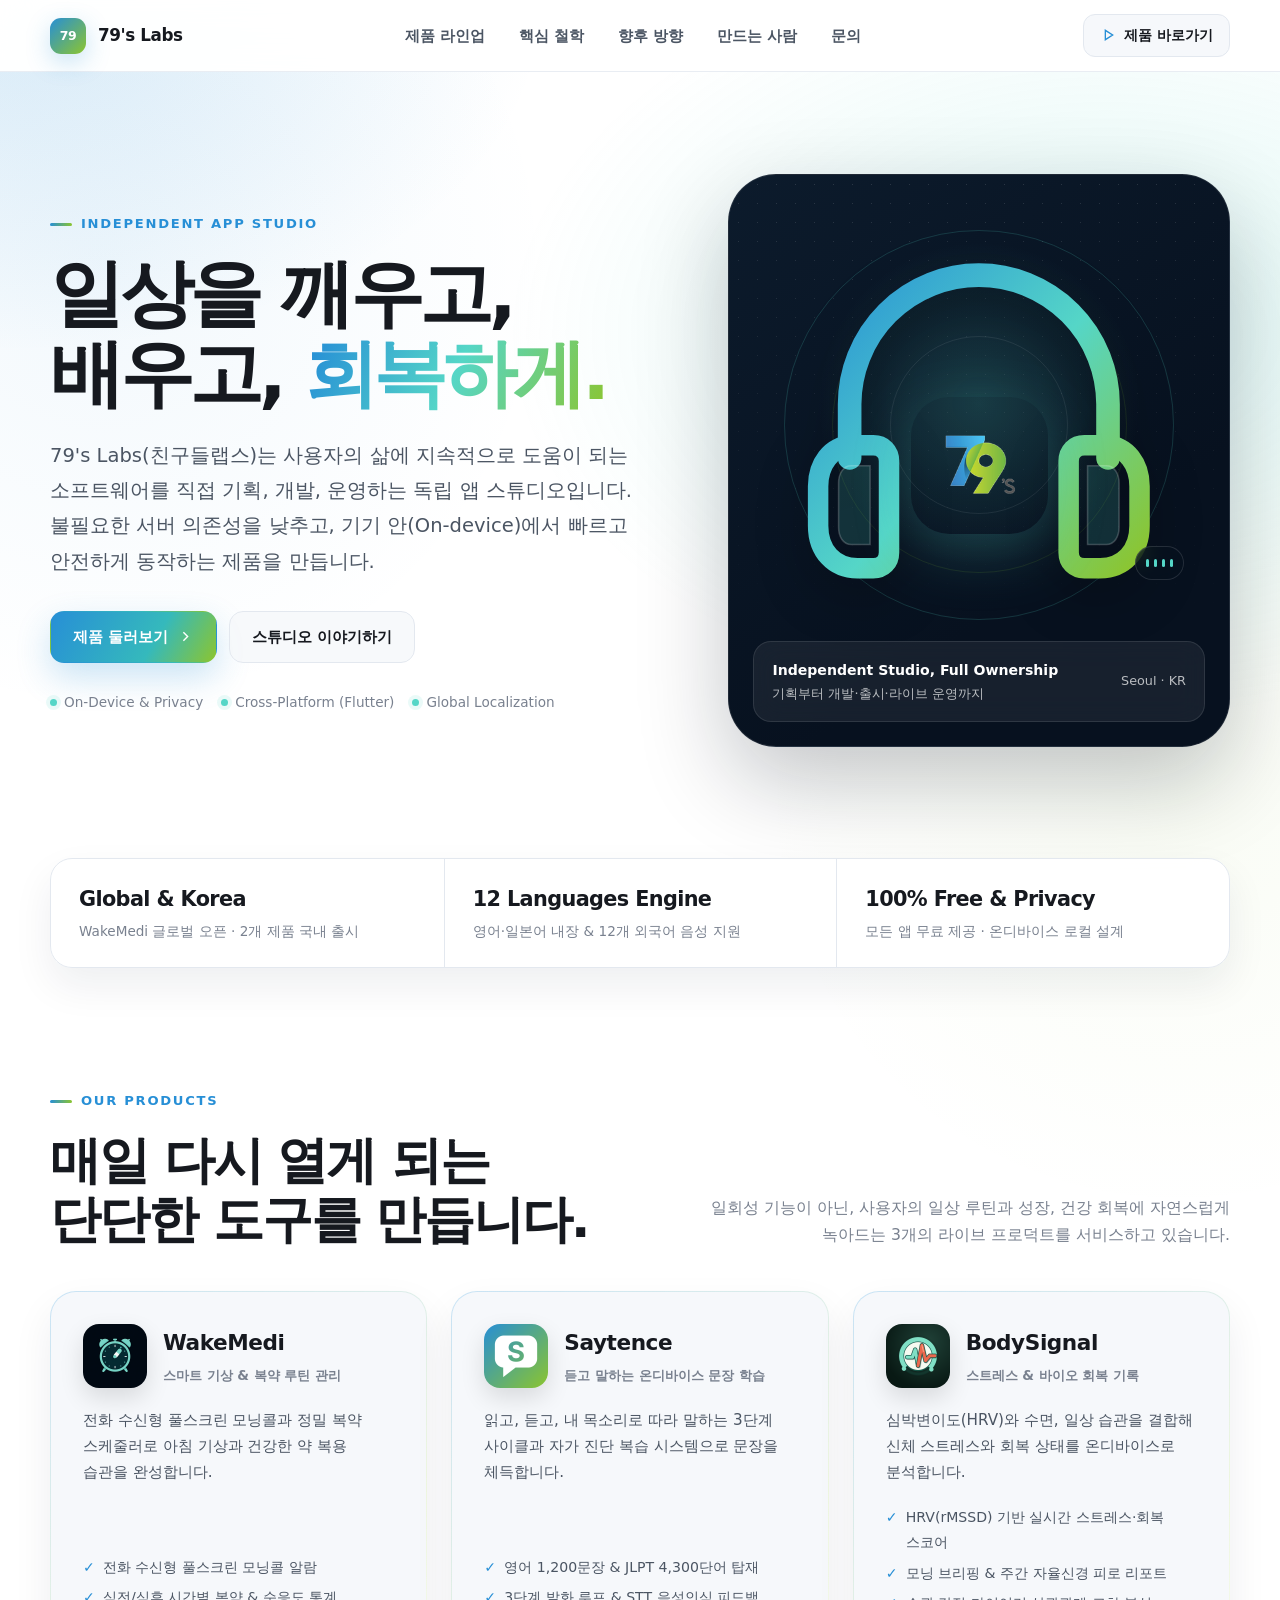
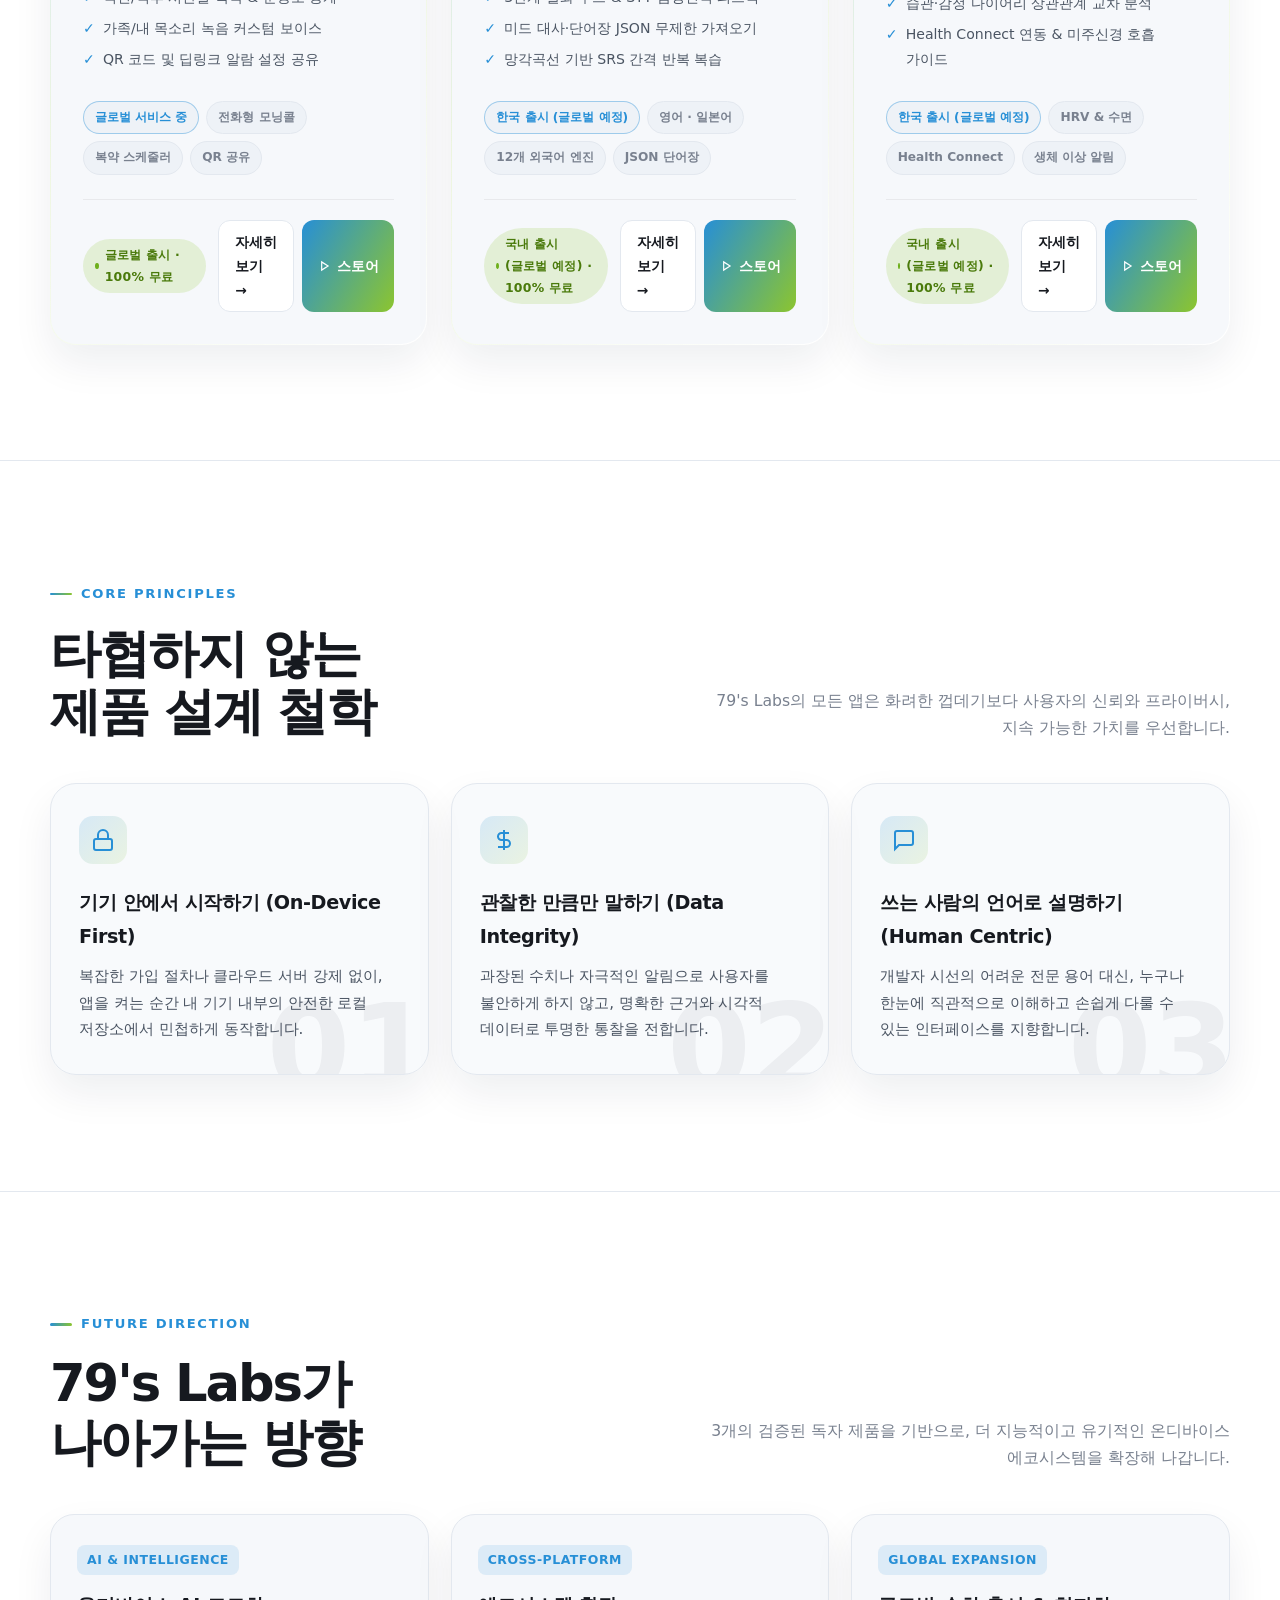
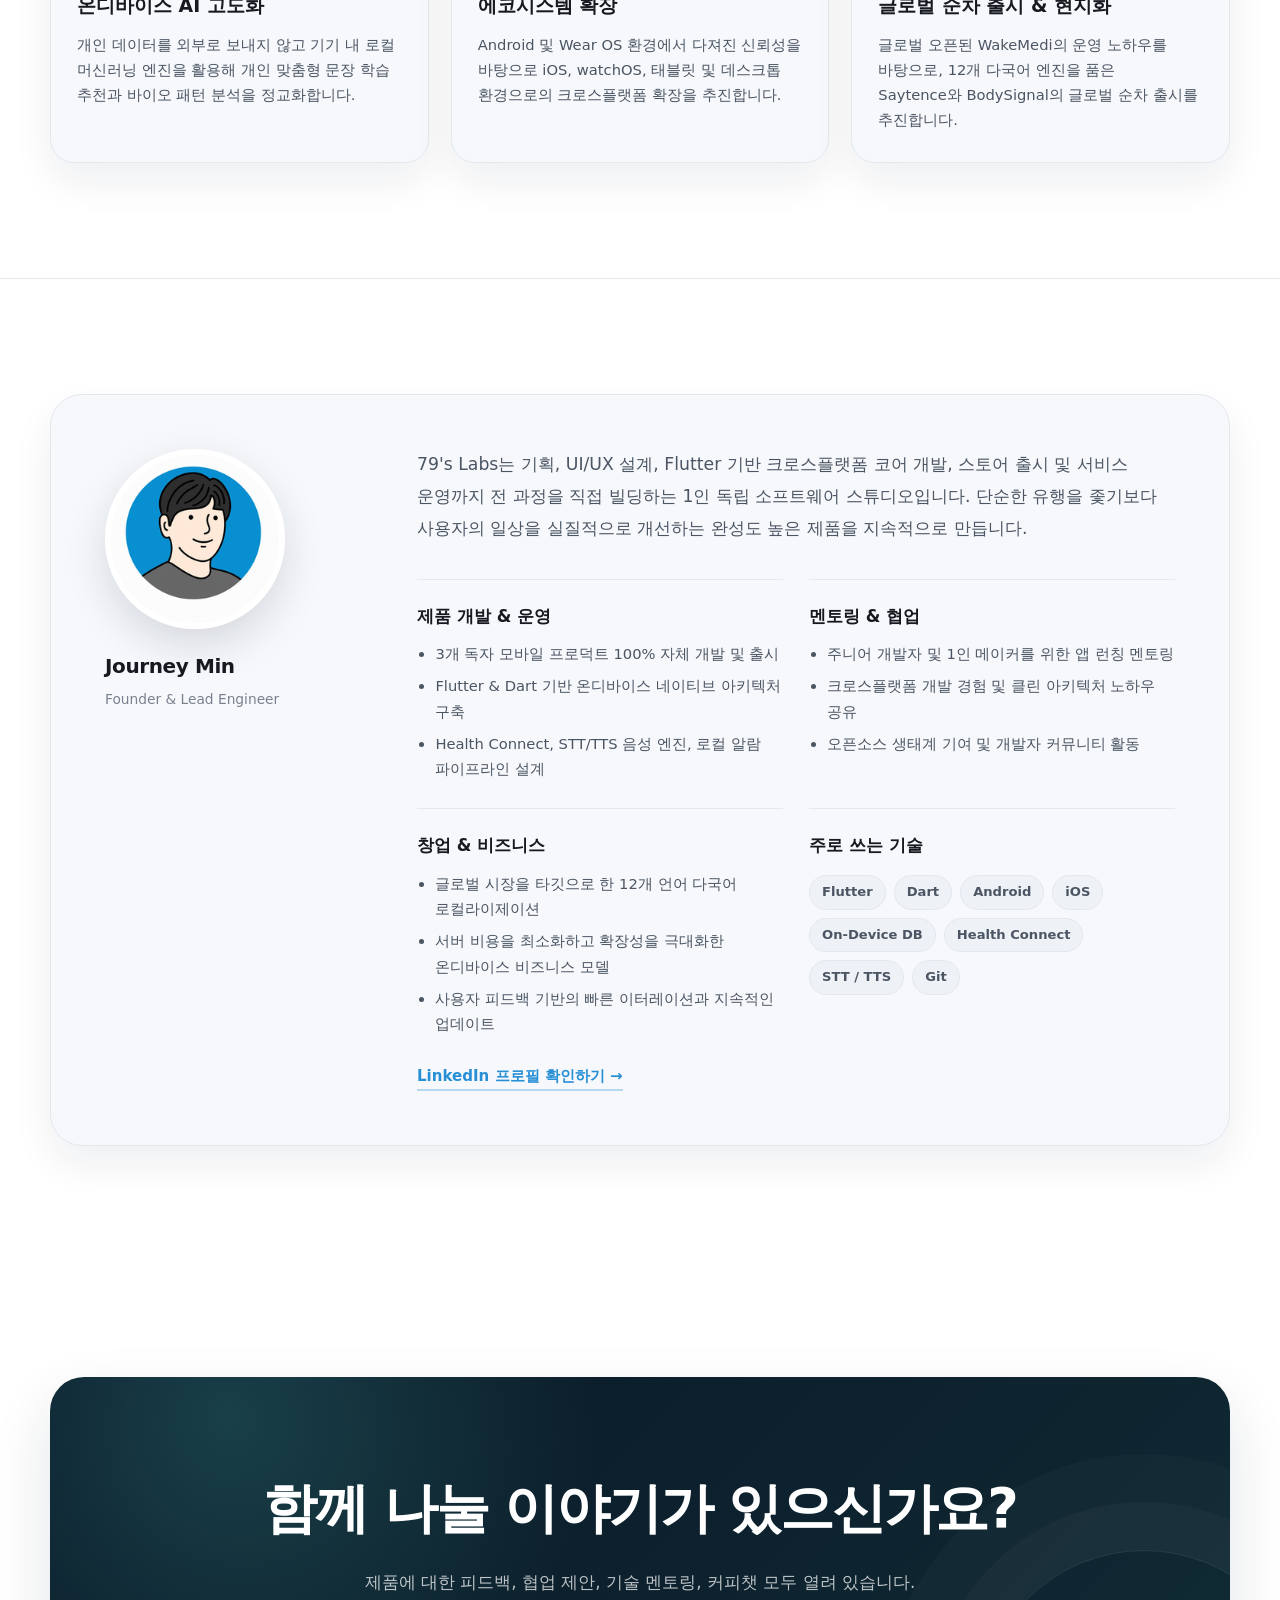
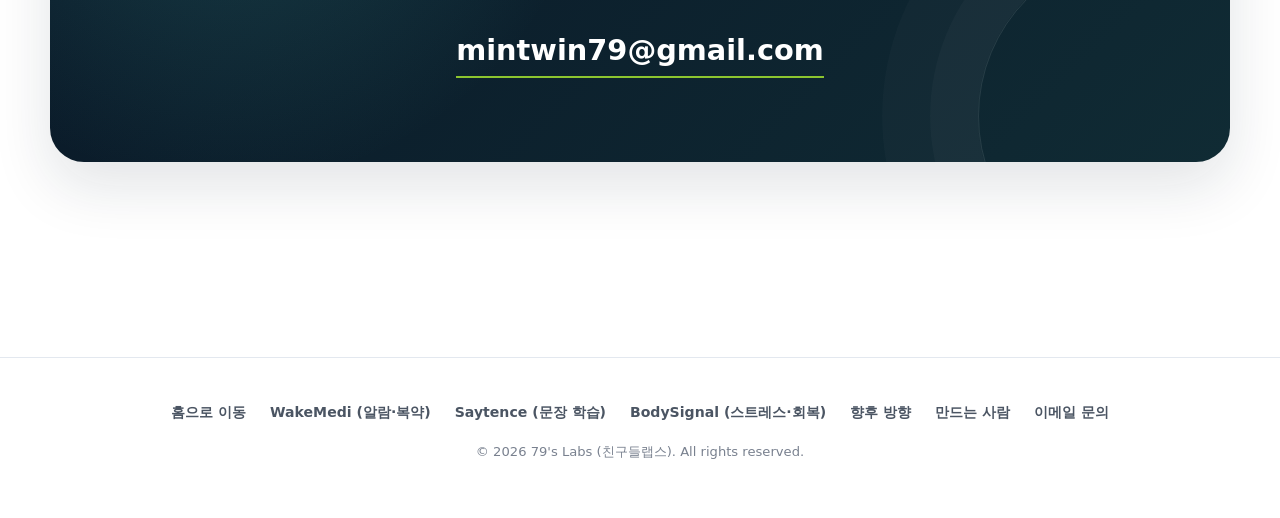
<file: index.html>
<!doctype html>
<html lang="ko">
<head>
<meta charset="utf-8">
<meta name="viewport" content="width=device-width, initial-scale=1">
<title>79's Labs (친구들랩스) | 일상을 깨우고, 배우고, 회복하는 독립 앱 스튜디오</title>
<meta name="description" content="79's Labs는 1인 개발자 Journey Min(저니민)이 운영하는 독립 소프트웨어 스튜디오로, 기상·복약 알람 WakeMedi, 말하는 문장 학습 Saytence, 스트레스·회복 기록 BodySignal을 개발·운영합니다.">
<meta name="keywords" content="Journey Min, journey min, journeymin, 저니민, 79's Labs, 친구들랩스, WakeMedi, 웨이크메디, Saytence, 세이턴스, BodySignal, 바디시그널, 1인 개발자, 독립 앱 스튜디오, Flutter, 온디바이스 앱">
<meta name="author" content="Journey Min">
<meta name="robots" content="index, follow, max-image-preview:large, max-snippet:-1">
<meta name="theme-color" content="#07111f" media="(prefers-color-scheme: dark)">
<meta name="theme-color" content="#f7fbff" media="(prefers-color-scheme: light)">
<link rel="icon" href="favicon.png" type="image/png" sizes="96x96">
<link rel="apple-touch-icon" href="apple-touch-icon.png" sizes="180x180">
<link rel="canonical" href="https://journey-min-79.github.io/">

<!-- Open Graph / SNS -->
<meta property="og:title" content="79's Labs | 일상을 더 나아지게 만드는 독립 앱 스튜디오 - Journey Min">
<meta property="og:description" content="1인 개발자 Journey Min의 독립 앱 스튜디오. WakeMedi, Saytence, BodySignal 온디바이스 모바일 제품을 만듭니다.">
<meta property="og:type" content="website">
<meta property="og:url" content="https://journey-min-79.github.io/">
<meta property="og:site_name" content="79's Labs">
<meta property="og:locale" content="ko_KR">
<meta name="twitter:card" content="summary">
<meta name="twitter:title" content="79's Labs | Journey Min 앱 스튜디오">
<meta name="twitter:description" content="Journey Min이 개발·운영하는 WakeMedi, Saytence, BodySignal 독립 앱 스튜디오입니다.">

<!-- Structured Data (JSON-LD) -->
<script type="application/ld+json">
{
  "@context": "https://schema.org",
  "@graph": [
    {
      "@type": "WebSite",
      "@id": "https://journey-min-79.github.io/#website",
      "url": "https://journey-min-79.github.io/",
      "name": "79's Labs",
      "alternateName": ["친구들랩스", "Journey Min Studio", "journeymin"],
      "description": "생활에 꼭 필요한 온디바이스 모바일 제품을 개발하는 1인 개발자 Journey Min의 독립 앱 스튜디오",
      "inLanguage": "ko-KR"
    },
    {
      "@type": "Person",
      "@id": "https://journey-min-79.github.io/#journey-min",
      "name": "Journey Min",
      "alternateName": ["journey min", "journeymin", "저니민"],
      "jobTitle": "Founder & Lead Software Engineer",
      "url": "https://journey-min-79.github.io/#maker",
      "sameAs": [
        "https://www.linkedin.com/in/journey-min-837271170",
        "https://github.com/journey-min-79"
      ],
      "worksFor": {
        "@id": "https://journey-min-79.github.io/#organization"
      }
    },
    {
      "@type": "Organization",
      "@id": "https://journey-min-79.github.io/#organization",
      "name": "79's Labs",
      "alternateName": ["친구들랩스", "79s Labs"],
      "url": "https://journey-min-79.github.io/",
      "email": "mailto:mintwin79@gmail.com",
      "founder": {
        "@id": "https://journey-min-79.github.io/#journey-min"
      }
    },
    {
      "@type": "SoftwareApplication",
      "@id": "https://journey-min-79.github.io/#wakemedi",
      "name": "WakeMedi",
      "alternateName": "웨이크메디",
      "description": "전화처럼 울리는 기상 알람과 복약 일정·기록을 한곳에서 관리하는 모바일 앱",
      "applicationCategory": "HealthApplication",
      "operatingSystem": "Android",
      "downloadUrl": "https://play.google.com/store/apps/details?id=com.journeymin.wakemedi",
      "author": { "@id": "https://journey-min-79.github.io/#organization" },
      "offers": {
        "@type": "Offer",
        "price": "0",
        "priceCurrency": "KRW",
        "url": "https://play.google.com/store/apps/details?id=com.journeymin.wakemedi"
      }
    },
    {
      "@type": "SoftwareApplication",
      "@id": "https://journey-min-79.github.io/#saytence",
      "name": "Saytence",
      "alternateName": "세이턴스",
      "description": "듣고 말하며 체득하는 온디바이스 다국어 문장 학습 모바일 앱",
      "applicationCategory": "EducationalApplication",
      "operatingSystem": "Android",
      "downloadUrl": "https://play.google.com/store/apps/details?id=com.journeymin.saytence",
      "author": { "@id": "https://journey-min-79.github.io/#organization" },
      "offers": {
        "@type": "Offer",
        "price": "0",
        "priceCurrency": "KRW",
        "url": "https://play.google.com/store/apps/details?id=com.journeymin.saytence"
      }
    },
    {
      "@type": "SoftwareApplication",
      "@id": "https://journey-min-79.github.io/#bodysignal",
      "name": "BodySignal",
      "alternateName": "바디시그널",
      "description": "심박변이도(HRV)와 수면, 일상 습관으로 신체 스트레스와 회복을 분석하는 헬스케어 앱",
      "applicationCategory": "HealthApplication",
      "operatingSystem": "Android",
      "downloadUrl": "https://play.google.com/store/apps/details?id=com.journey.bodysignal",
      "author": { "@id": "https://journey-min-79.github.io/#organization" },
      "offers": {
        "@type": "Offer",
        "price": "0",
        "priceCurrency": "KRW",
        "url": "https://play.google.com/store/apps/details?id=com.journey.bodysignal"
      }
    }
  ]
}
</script>

<link rel="stylesheet" href="styles.css">
</head>
<body>

<a class="skip-link" href="#main-content">본문으로 바로가기</a>

<nav class="site-nav" aria-label="주요 메뉴">
  <div class="wrap nav-inner">
    <a class="nav-brand" href="#top" aria-label="79's Labs 홈">
      <span class="nav-symbol" aria-hidden="true">79</span>
      <span>79's Labs</span>
    </a>
    <div class="nav-links">
      <a href="#apps">제품 라인업</a>
      <a href="#how">핵심 철학</a>
      <a href="#roadmap">향후 방향</a>
      <a href="#maker">만드는 사람</a>
      <a href="#contact">문의</a>
    </div>
    <div class="nav-actions">
      <a class="nav-store" href="#apps" aria-label="출시된 제품 둘러보기">
        <svg viewBox="0 0 24 24" fill="none" stroke="currentColor" stroke-width="2" aria-hidden="true"><path d="M8 5v14l11-7z"/></svg>
        <span>제품 바로가기</span>
      </a>
    </div>
  </div>
</nav>

<header class="hero" id="top">
  <div class="wrap hero-grid">
    <div class="hero-copy">
      <p class="eyebrow">Independent App Studio</p>
      <h1>일상을 깨우고,<br>배우고, <span class="gradient-text">회복하게.</span></h1>
      <p class="lead">
        79's Labs(친구들랩스)는 사용자의 삶에 지속적으로 도움이 되는 소프트웨어를 직접 기획, 개발, 운영하는 독립 앱 스튜디오입니다. 불필요한 서버 의존성을 낮추고, 기기 안(On-device)에서 빠르고 안전하게 동작하는 제품을 만듭니다.
      </p>
      <div class="hero-actions">
        <a class="button primary" href="#apps">
          제품 둘러보기
          <svg viewBox="0 0 24 24" fill="none" stroke="currentColor" stroke-width="2" aria-hidden="true"><path d="m9 18 6-6-6-6"/></svg>
        </a>
        <a class="button secondary" href="#contact">스튜디오 이야기하기</a>
      </div>
      <ul class="hero-points" aria-label="스튜디오 특징">
        <li>On-Device & Privacy</li>
        <li>Cross-Platform (Flutter)</li>
        <li>Global Localization</li>
      </ul>
    </div>

    <div class="hero-visual" role="img" aria-label="79's Labs 인터랙티브 로고">
      <div class="headphone-stage">
        <span class="headphone-orbit" aria-hidden="true"></span>
        <svg class="headphones" viewBox="0 0 260 260" aria-hidden="true">
          <defs>
            <linearGradient id="headphoneGradient" x1="28" y1="35" x2="230" y2="220" gradientUnits="userSpaceOnUse">
              <stop stop-color="#278FD6"/>
              <stop offset=".52" stop-color="#55D6C7"/>
              <stop offset="1" stop-color="#8CC52F"/>
            </linearGradient>
          </defs>
          <path class="headphone-band" d="M48 151v-34a82 82 0 0 1 164 0v34"/>
          <path class="headphone-cup" d="M49 143c-13 1-21 12-21 26v25c0 16 10 27 25 27h10c6 0 10-4 10-10v-58c0-6-4-10-10-10H49Z"/>
          <path class="headphone-cup" d="M211 143c13 1 21 12 21 26v25c0 16-10 27-25 27h-10c-6 0-10-4-10-10v-58c0-6 4-10 10-10h14Z"/>
          <path class="headphone-detail" d="M49 156h12v50H49c-5 0-8-5-8-11v-28c0-6 3-11 8-11Zm162 0h-12v50h12c5 0 8-5 8-11v-28c0-6-3-11-8-11Z"/>
        </svg>
        <div class="brand">
          <span class="logo-mark">
            <span class="logo-core">
              <img src="assets/logo.png" alt="79's Labs 로고" width="200" height="200">
              <span class="logo-shine"></span>
            </span>
          </span>
        </div>
        <span class="sound-bars" aria-hidden="true"><i></i><i></i><i></i><i></i></span>
      </div>
      <div class="visual-caption">
        <span><strong>Independent Studio, Full Ownership</strong><br>기획부터 개발·출시·라이브 운영까지</span>
        <span>Seoul · KR</span>
      </div>
    </div>
  </div>
</header>

<main id="main-content">

<!-- Metrics Strip -->
<div class="metrics-strip" aria-label="79's Labs 핵심 지표">
  <div class="wrap metrics-grid">
    <div class="metric">
      <strong>Global & Korea</strong>
      <span>WakeMedi 글로벌 오픈 · 2개 제품 국내 출시</span>
    </div>
    <div class="metric">
      <strong>12 Languages Engine</strong>
      <span>영어·일본어 내장 & 12개 외국어 음성 지원</span>
    </div>
    <div class="metric">
      <strong>100% Free & Privacy</strong>
      <span>모든 앱 무료 제공 · 온디바이스 로컬 설계</span>
    </div>
  </div>
</div>

<!-- Products Section -->
<section id="apps">
  <div class="wrap">
    <div class="section-head">
      <div>
        <p class="section-kicker">Our Products</p>
        <h2>매일 다시 열게 되는<br>단단한 도구를 만듭니다.</h2>
      </div>
      <p class="sub">일회성 기능이 아닌, 사용자의 일상 루틴과 성장, 건강 회복에 자연스럽게 녹아드는 3개의 라이브 프로덕트를 서비스하고 있습니다.</p>
    </div>

    <div class="apps-grid">
      <!-- 1. WakeMedi -->
      <article class="app-card" aria-labelledby="wakemedi-title">
        <div class="app-card-head">
          <img class="app-icon" src="assets/wakemedi-icon.png" alt="WakeMedi 아이콘" width="64" height="64" loading="lazy">
          <div class="app-card-title">
            <h3 id="wakemedi-title">WakeMedi</h3>
            <p class="role">스마트 기상 & 복약 루틴 관리</p>
          </div>
        </div>
        <p class="app-card-summary">
          전화 수신형 풀스크린 모닝콜과 정밀 복약 스케줄러로 아침 기상과 건강한 약 복용 습관을 완성합니다.
        </p>
        <ul class="app-features">
          <li>전화 수신형 풀스크린 모닝콜 알람</li>
          <li>식전/식후 시간별 복약 & 순응도 통계</li>
          <li>가족/내 목소리 녹음 커스텀 보이스</li>
          <li>QR 코드 및 딥링크 알람 설정 공유</li>
        </ul>
        <div class="app-meta">
          <span style="color: var(--brand-blue); border-color: rgba(39, 143, 214, 0.4); font-weight: 700;">글로벌 서비스 중</span>
          <span>전화형 모닝콜</span>
          <span>복약 스케줄러</span>
          <span>QR 공유</span>
        </div>
        <div class="app-card-foot">
          <span class="badge live">글로벌 출시 · 100% 무료</span>
          <div style="display: flex; gap: 8px;">
            <a class="btn-detail" href="wakemedi/index.html">자세히 보기 →</a>
            <a class="btn-store" href="https://play.google.com/store/apps/details?id=com.journeymin.wakemedi" target="_blank" rel="noopener" aria-label="WakeMedi 구글 플레이 열기">
              <svg viewBox="0 0 24 24" fill="none" stroke="currentColor" stroke-width="2"><path d="M8 5v14l11-7z"/></svg>
              <span>스토어</span>
            </a>
          </div>
        </div>
      </article>

      <!-- 2. Saytence -->
      <article class="app-card" aria-labelledby="saytence-title">
        <div class="app-card-head">
          <img class="app-icon" src="assets/saytence-icon.png" alt="Saytence 아이콘" width="64" height="64" loading="lazy">
          <div class="app-card-title">
            <h3 id="saytence-title">Saytence</h3>
            <p class="role">듣고 말하는 온디바이스 문장 학습</p>
          </div>
        </div>
        <p class="app-card-summary">
          읽고, 듣고, 내 목소리로 따라 말하는 3단계 사이클과 자가 진단 복습 시스템으로 문장을 체득합니다.
        </p>
        <ul class="app-features">
          <li>영어 1,200문장 & JLPT 4,300단어 탑재</li>
          <li>3단계 발화 루프 & STT 음성인식 피드백</li>
          <li>미드 대사·단어장 JSON 무제한 가져오기</li>
          <li>망각곡선 기반 SRS 간격 반복 복습</li>
        </ul>
        <div class="app-meta">
          <span style="color: var(--brand-blue); border-color: rgba(39, 143, 214, 0.4); font-weight: 700;">한국 출시 (글로벌 예정)</span>
          <span>영어 · 일본어</span>
          <span>12개 외국어 엔진</span>
          <span>JSON 단어장</span>
        </div>
        <div class="app-card-foot">
          <span class="badge live">국내 출시(글로벌 예정) · 100% 무료</span>
          <div style="display: flex; gap: 8px;">
            <a class="btn-detail" href="saytence/index.html">자세히 보기 →</a>
            <a class="btn-store" href="https://play.google.com/store/apps/details?id=com.journeymin.saytence" target="_blank" rel="noopener" aria-label="Saytence 구글 플레이 열기">
              <svg viewBox="0 0 24 24" fill="none" stroke="currentColor" stroke-width="2"><path d="M8 5v14l11-7z"/></svg>
              <span>스토어</span>
            </a>
          </div>
        </div>
      </article>

      <!-- 3. BodySignal -->
      <article class="app-card" aria-labelledby="bodysignal-title">
        <div class="app-card-head">
          <img class="app-icon" src="assets/bodysignal-icon.png" alt="BodySignal 아이콘" width="64" height="64" loading="lazy">
          <div class="app-card-title">
            <h3 id="bodysignal-title">BodySignal</h3>
            <p class="role">스트레스 & 바이오 회복 기록</p>
          </div>
        </div>
        <p class="app-card-summary">
          심박변이도(HRV)와 수면, 일상 습관을 결합해 신체 스트레스와 회복 상태를 온디바이스로 분석합니다.
        </p>
        <ul class="app-features">
          <li>HRV(rMSSD) 기반 실시간 스트레스·회복 스코어</li>
          <li>모닝 브리핑 & 주간 자율신경 피로 리포트</li>
          <li>습관·감정 다이어리 상관관계 교차 분석</li>
          <li>Health Connect 연동 & 미주신경 호흡 가이드</li>
        </ul>
        <div class="app-meta">
          <span style="color: var(--brand-blue); border-color: rgba(39, 143, 214, 0.4); font-weight: 700;">한국 출시 (글로벌 예정)</span>
          <span>HRV & 수면</span>
          <span>Health Connect</span>
          <span>생체 이상 알림</span>
        </div>
        <div class="app-card-foot">
          <span class="badge live">국내 출시(글로벌 예정) · 100% 무료</span>
          <div style="display: flex; gap: 8px;">
            <a class="btn-detail" href="bodysignal/index.html">자세히 보기 →</a>
            <a class="btn-store" href="https://play.google.com/store/apps/details?id=com.journey.bodysignal" target="_blank" rel="noopener" aria-label="BodySignal 구글 플레이 열기">
              <svg viewBox="0 0 24 24" fill="none" stroke="currentColor" stroke-width="2"><path d="M8 5v14l11-7z"/></svg>
              <span>스토어</span>
            </a>
          </div>
        </div>
      </article>
    </div>
  </div>
</section>

<!-- Principles Section -->
<section id="how" style="border-top: 1px solid var(--border);">
  <div class="wrap">
    <div class="section-head">
      <div>
        <p class="section-kicker">Core Principles</p>
        <h2>타협하지 않는<br>제품 설계 철학</h2>
      </div>
      <p class="sub">79's Labs의 모든 앱은 화려한 껍데기보다 사용자의 신뢰와 프라이버시, 지속 가능한 가치를 우선합니다.</p>
    </div>

    <div class="principles">
      <article class="principle" data-number="01">
        <div class="principle-icon" aria-hidden="true">
          <svg viewBox="0 0 24 24" fill="none" stroke="currentColor" stroke-width="2"><rect x="3" y="11" width="18" height="11" rx="2" ry="2"/><path d="M7 11V7a5 5 0 0 1 10 0v4"/></svg>
        </div>
        <h3>기기 안에서 시작하기 (On-Device First)</h3>
        <p>복잡한 가입 절차나 클라우드 서버 강제 없이, 앱을 켜는 순간 내 기기 내부의 안전한 로컬 저장소에서 민첩하게 동작합니다.</p>
      </article>

      <article class="principle" data-number="02">
        <div class="principle-icon" aria-hidden="true">
          <svg viewBox="0 0 24 24" fill="none" stroke="currentColor" stroke-width="2"><path d="M12 2v20M17 5H9.5a3.5 3.5 0 0 0 0 7h5a3.5 3.5 0 0 1 0 7H6"/></svg>
        </div>
        <h3>관찰한 만큼만 말하기 (Data Integrity)</h3>
        <p>과장된 수치나 자극적인 알림으로 사용자를 불안하게 하지 않고, 명확한 근거와 시각적 데이터로 투명한 통찰을 전합니다.</p>
      </article>

      <article class="principle" data-number="03">
        <div class="principle-icon" aria-hidden="true">
          <svg viewBox="0 0 24 24" fill="none" stroke="currentColor" stroke-width="2"><path d="M21 15a2 2 0 0 1-2 2H7l-4 4V5a2 2 0 0 1 2-2h14a2 2 0 0 1 2 2z"/></svg>
        </div>
        <h3>쓰는 사람의 언어로 설명하기 (Human Centric)</h3>
        <p>개발자 시선의 어려운 전문 용어 대신, 누구나 한눈에 직관적으로 이해하고 손쉽게 다룰 수 있는 인터페이스를 지향합니다.</p>
      </article>
    </div>
  </div>
</section>

<!-- Future Direction & Roadmap Section -->
<section id="roadmap" style="border-top: 1px solid var(--border);">
  <div class="wrap">
    <div class="section-head">
      <div>
        <p class="section-kicker">Future Direction</p>
        <h2>79's Labs가<br>나아가는 방향</h2>
      </div>
      <p class="sub">3개의 검증된 독자 제품을 기반으로, 더 지능적이고 유기적인 온디바이스 에코시스템을 확장해 나갑니다.</p>
    </div>

    <div class="roadmap-grid">
      <div class="roadmap-card">
        <span class="tag">AI & Intelligence</span>
        <h3>온디바이스 AI 고도화</h3>
        <p>개인 데이터를 외부로 보내지 않고 기기 내 로컬 머신러닝 엔진을 활용해 개인 맞춤형 문장 학습 추천과 바이오 패턴 분석을 정교화합니다.</p>
      </div>

      <div class="roadmap-card">
        <span class="tag">Cross-Platform</span>
        <h3>에코시스템 확장</h3>
        <p>Android 및 Wear OS 환경에서 다져진 신뢰성을 바탕으로 iOS, watchOS, 태블릿 및 데스크톱 환경으로의 크로스플랫폼 확장을 추진합니다.</p>
      </div>

      <div class="roadmap-card">
        <span class="tag">Global Expansion</span>
        <h3>글로벌 순차 출시 & 현지화</h3>
        <p>글로벌 오픈된 WakeMedi의 운영 노하우를 바탕으로, 12개 다국어 엔진을 품은 Saytence와 BodySignal의 글로벌 순차 출시를 추진합니다.</p>
      </div>
    </div>
  </div>
</section>

<!-- Founder & Maker Section -->
<section id="maker" style="border-top: 1px solid var(--border);">
  <div class="wrap">
    <div class="maker-shell">
      <div class="maker">
        <div class="maker-card">
          <img class="photo" src="assets/founder.png" alt="Journey Min 프로필 이미지" width="180" height="180" loading="lazy">
          <div>
            <h3 class="maker-label">Journey Min</h3>
            <p class="maker-caption">Founder & Lead Engineer</p>
          </div>
        </div>

        <div>
          <p class="maker-intro">
            79's Labs는 기획, UI/UX 설계, Flutter 기반 크로스플랫폼 코어 개발, 스토어 출시 및 서비스 운영까지 전 과정을 직접 빌딩하는 1인 독립 소프트웨어 스튜디오입니다. 단순한 유행을 좇기보다 사용자의 일상을 실질적으로 개선하는 완성도 높은 제품을 지속적으로 만듭니다.
          </p>

          <div class="maker-blocks">
            <div class="maker-block">
              <h3>제품 개발 & 운영</h3>
              <ul>
                <li>3개 독자 모바일 프로덕트 100% 자체 개발 및 출시</li>
                <li>Flutter & Dart 기반 온디바이스 네이티브 아키텍처 구축</li>
                <li>Health Connect, STT/TTS 음성 엔진, 로컬 알람 파이프라인 설계</li>
              </ul>
            </div>

            <div class="maker-block">
              <h3>멘토링 & 협업</h3>
              <ul>
                <li>주니어 개발자 및 1인 메이커를 위한 앱 런칭 멘토링</li>
                <li>크로스플랫폼 개발 경험 및 클린 아키텍처 노하우 공유</li>
                <li>오픈소스 생태계 기여 및 개발자 커뮤니티 활동</li>
              </ul>
            </div>

            <div class="maker-block">
              <h3>창업 & 비즈니스</h3>
              <ul>
                <li>글로벌 시장을 타깃으로 한 12개 언어 다국어 로컬라이제이션</li>
                <li>서버 비용을 최소화하고 확장성을 극대화한 온디바이스 비즈니스 모델</li>
                <li>사용자 피드백 기반의 빠른 이터레이션과 지속적인 업데이트</li>
              </ul>
            </div>

            <div class="maker-block">
              <h3>주로 쓰는 기술</h3>
              <div class="stack">
                <span>Flutter</span>
                <span>Dart</span>
                <span>Android</span>
                <span>iOS</span>
                <span>On-Device DB</span>
                <span>Health Connect</span>
                <span>STT / TTS</span>
                <span>Git</span>
              </div>
            </div>
          </div>

          <a class="linkedin" href="https://www.linkedin.com/in/journey-min-837271170" target="_blank" rel="noopener">
            <span>LinkedIn 프로필 확인하기 →</span>
          </a>
        </div>
      </div>
    </div>
  </div>
</section>

<!-- Contact Section -->
<section id="contact">
  <div class="wrap">
    <div class="contact-card">
      <h2>함께 나눌 이야기가 있으신가요?</h2>
      <p class="sub">제품에 대한 피드백, 협업 제안, 기술 멘토링, 커피챗 모두 열려 있습니다.</p>
      <a class="mail" href="mailto:mintwin79@gmail.com">mintwin79@gmail.com</a>
    </div>
  </div>
</section>

</main>

<footer>
  <div class="wrap">
    <div class="footer-nav">
      <a href="#top">홈으로 이동</a>
      <a href="wakemedi/index.html">WakeMedi (알람·복약)</a>
      <a href="saytence/index.html">Saytence (문장 학습)</a>
      <a href="bodysignal/index.html">BodySignal (스트레스·회복)</a>
      <a href="#roadmap">향후 방향</a>
      <a href="#maker">만드는 사람</a>
      <a href="mailto:mintwin79@gmail.com">이메일 문의</a>
    </div>
    <p class="copyright">© 2026 79's Labs (친구들랩스). All rights reserved.</p>
  </div>
</footer>

</body>
</html>
</file>
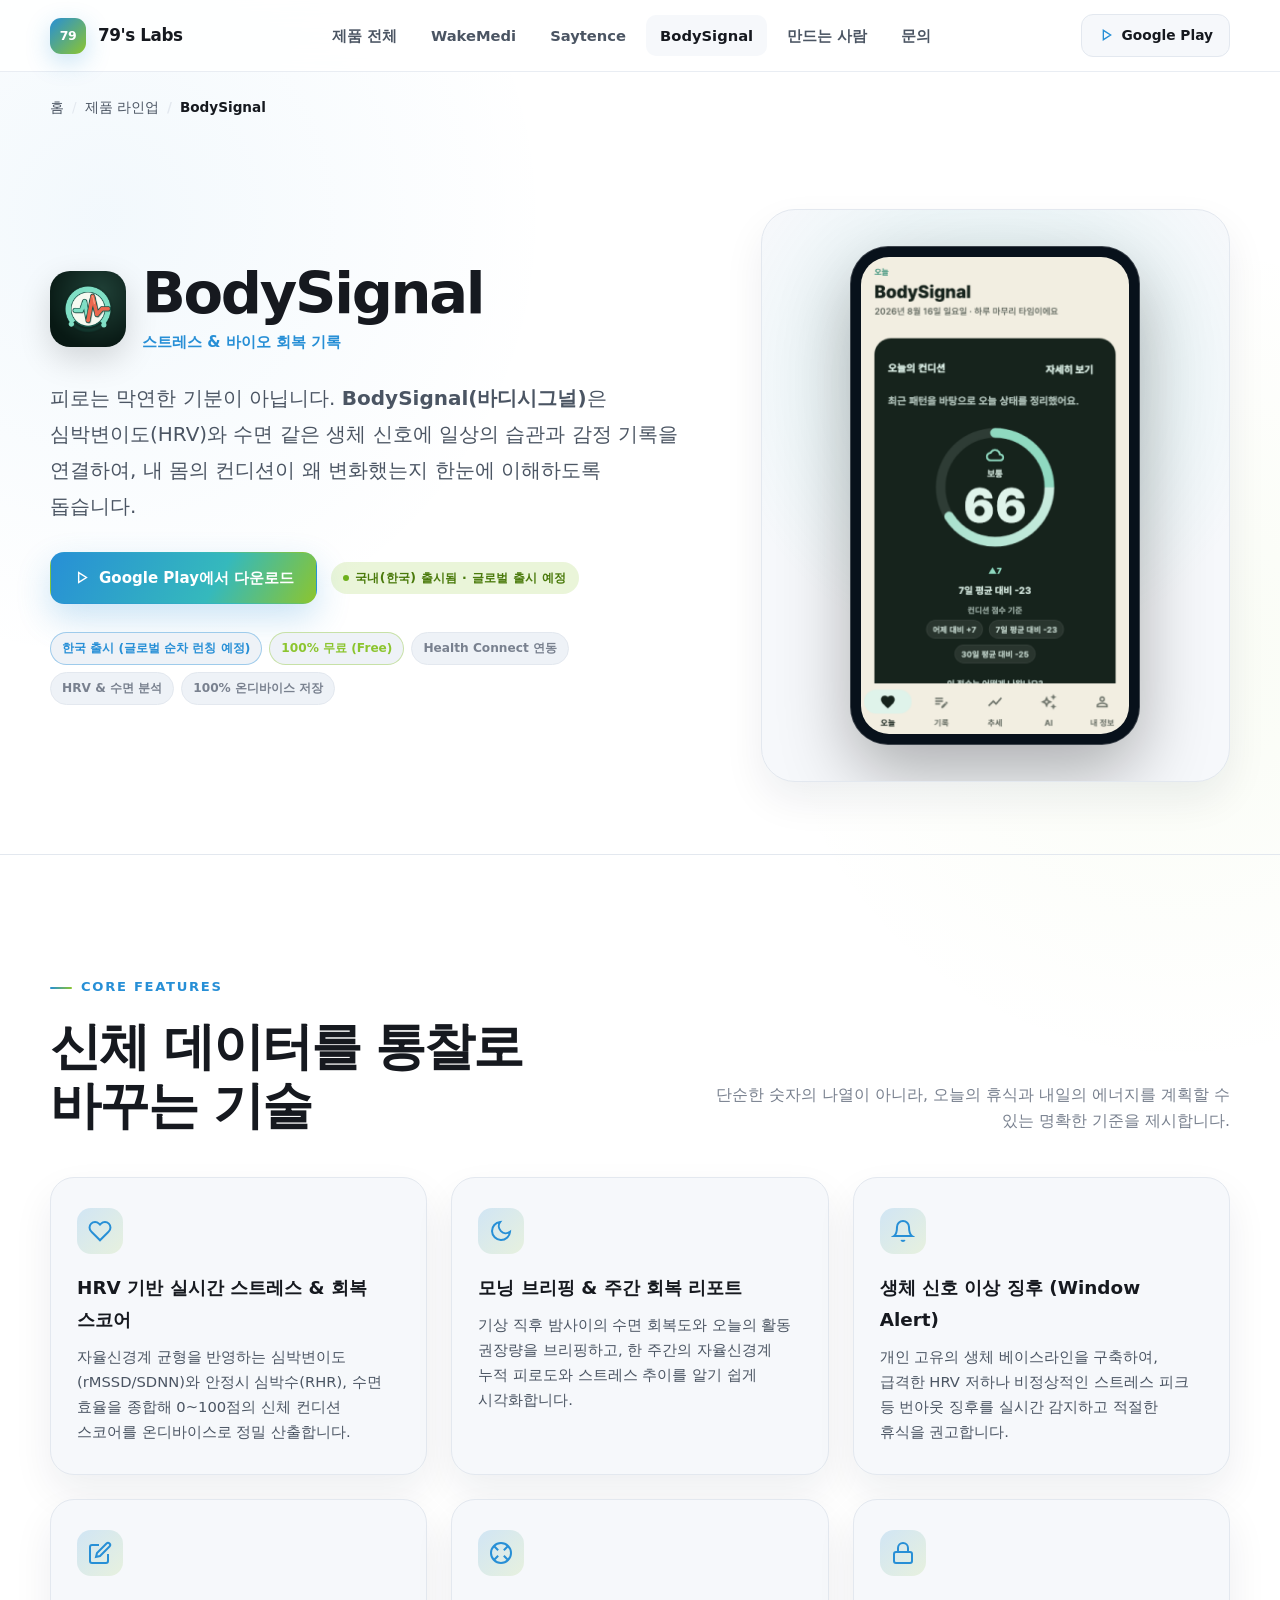
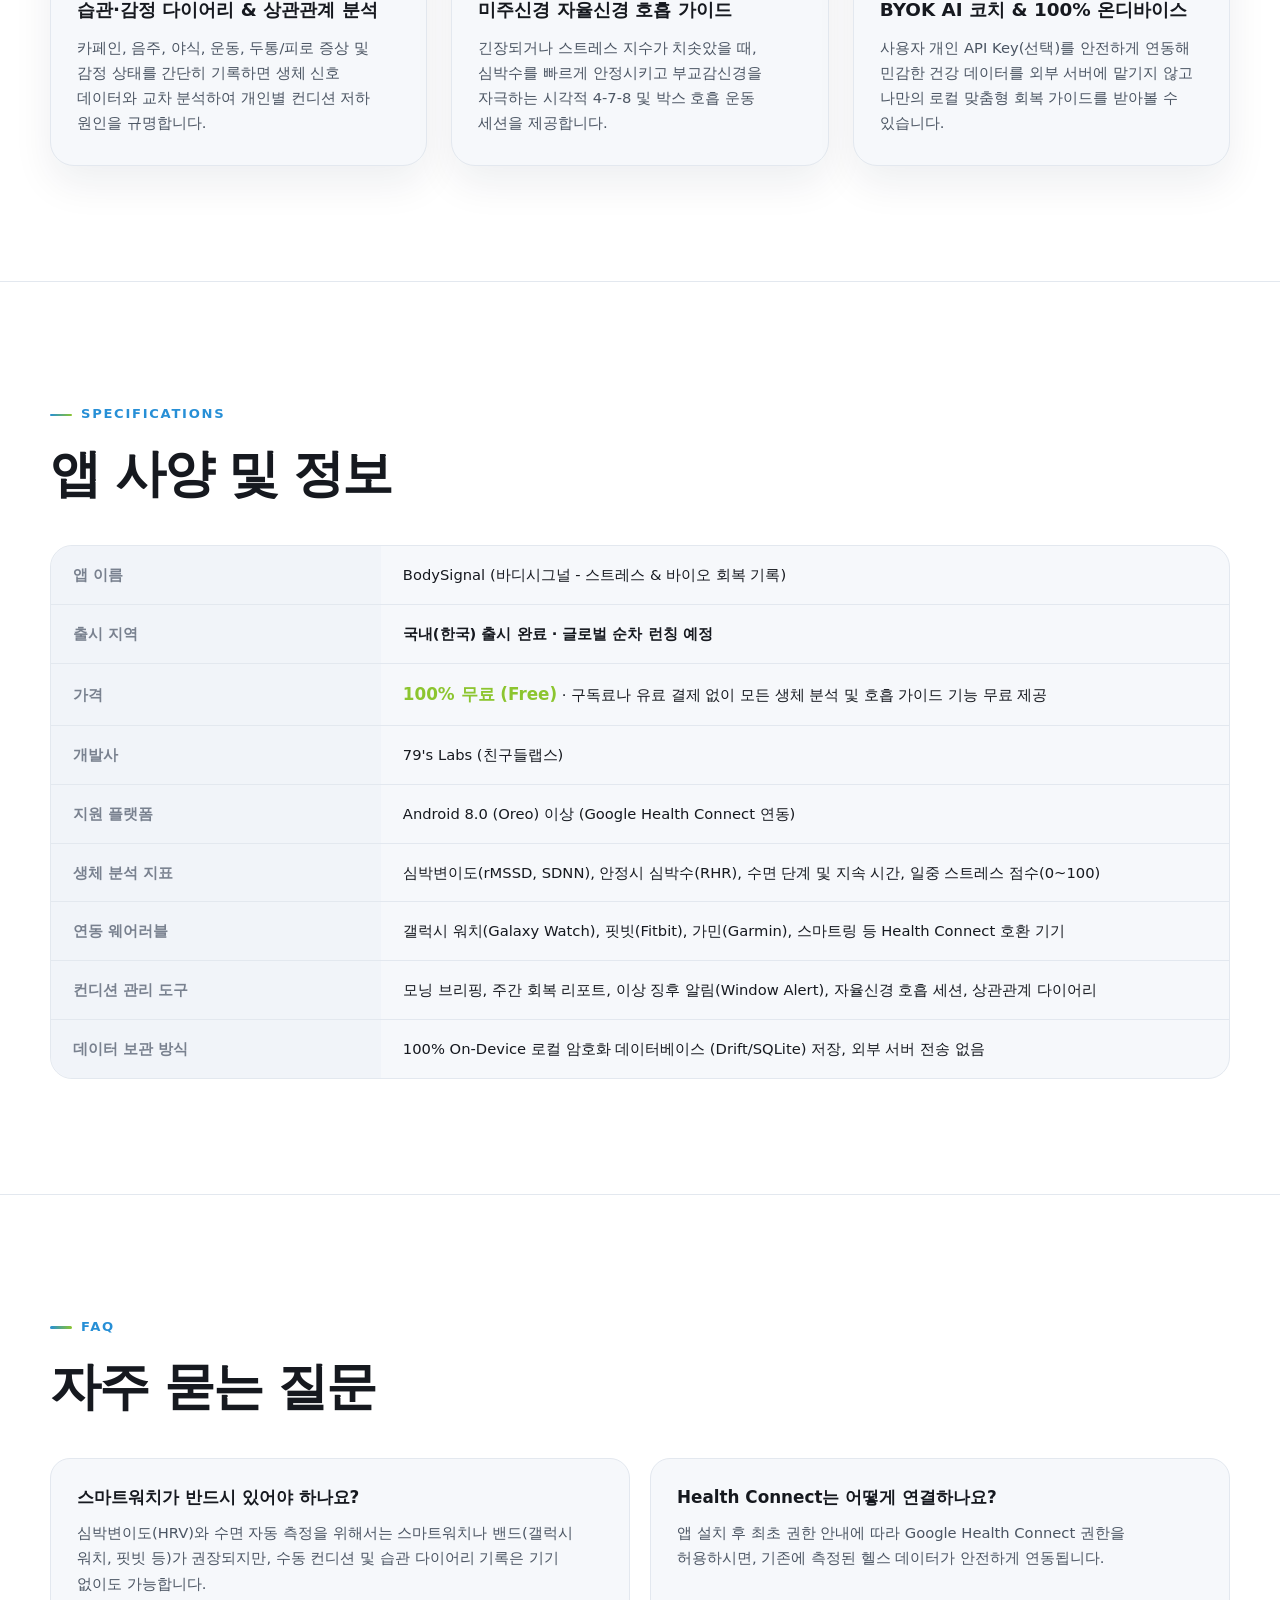
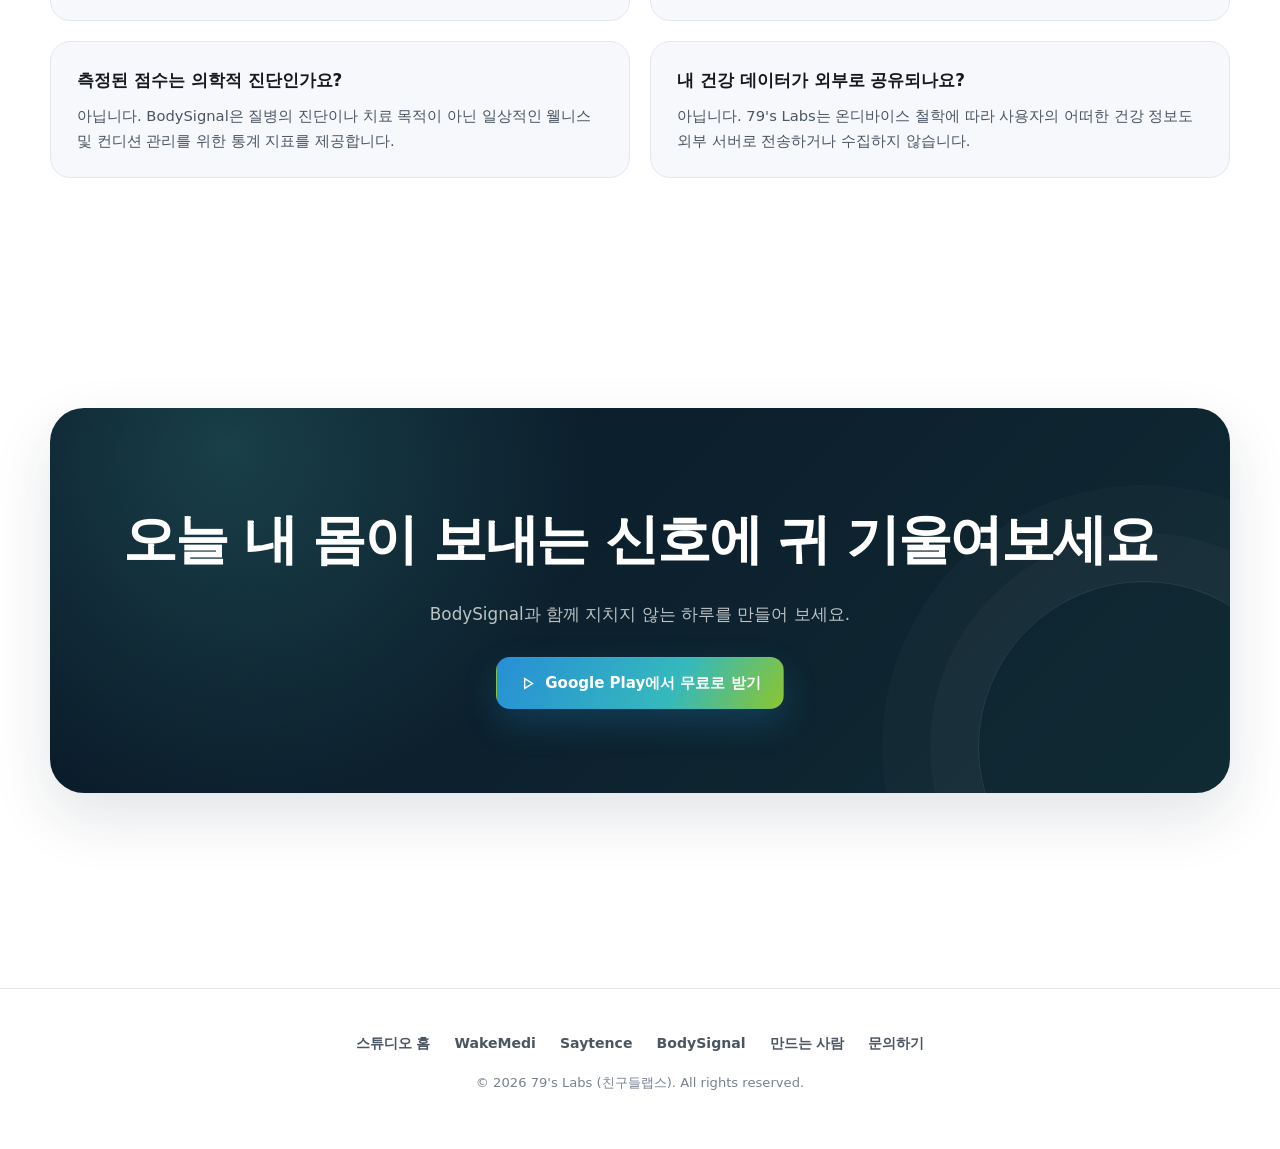
<file: bodysignal/index.html>
<!doctype html>
<html lang="ko">
<head>
<meta charset="utf-8">
<meta name="viewport" content="width=device-width, initial-scale=1">
<title>BodySignal (바디시그널) | 심박변이도(HRV)와 수면으로 읽는 스트레스·회복 기록 - 79's Labs</title>
<meta name="description" content="심박변이도(HRV), 수면, 안정 시 심박수와 일상 습관을 결합해 내 몸의 스트레스와 회복 상태를 온디바이스로 분석하고 기록하는 헬스케어 앱 BodySignal입니다. 1인 개발자 Journey Min 제작.">
<meta name="keywords" content="Journey Min, journey min, journeymin, 저니민, BodySignal, 바디시그널, 심박변이도, HRV, 스트레스 측정, 수면 기록, 컨디션 관리, 바이오 시그널, Health Connect, 79's Labs, 친구들랩스">
<meta name="author" content="Journey Min">
<meta name="robots" content="index, follow, max-image-preview:large, max-snippet:-1">
<meta name="theme-color" content="#07111f" media="(prefers-color-scheme: dark)">
<meta name="theme-color" content="#f7fbff" media="(prefers-color-scheme: light)">
<link rel="icon" href="../favicon.png" type="image/png" sizes="96x96">
<link rel="apple-touch-icon" href="../apple-touch-icon.png" sizes="180x180">
<link rel="canonical" href="https://journey-min-79.github.io/bodysignal/">

<!-- Open Graph / SNS -->
<meta property="og:title" content="BodySignal | 심박변이도(HRV)와 수면으로 읽는 스트레스·회복 기록 - Journey Min">
<meta property="og:description" content="내 몸이 보내는 신호를 읽고 컨디션의 원인을 이해하세요. 1인 개발자 Journey Min 제작.">
<meta property="og:type" content="website">
<meta property="og:url" content="https://journey-min-79.github.io/bodysignal/">
<meta property="og:site_name" content="79's Labs">
<meta property="og:locale" content="ko_KR">
<meta name="twitter:card" content="summary">
<meta name="twitter:title" content="BodySignal | 스트레스·회복 기록 (Journey Min)">
<meta name="twitter:description" content="HRV와 수면 데이터 기반 온디바이스 신체 컨디션 분석 모바일 앱 - 개발자 Journey Min">

<!-- Structured Data (JSON-LD) -->
<script type="application/ld+json">
{
  "@context": "https://schema.org",
  "@graph": [
    {
      "@type": "SoftwareApplication",
      "@id": "https://journey-min-79.github.io/bodysignal/#app",
      "name": "BodySignal",
      "alternateName": "바디시그널",
      "description": "심박변이도(HRV)와 수면, 일상 습관을 결합하여 스트레스와 회복 상태를 기록하는 헬스케어 모바일 애플리케이션",
      "applicationCategory": "HealthApplication",
      "operatingSystem": "Android",
      "downloadUrl": "https://play.google.com/store/apps/details?id=com.journey.bodysignal",
      "author": {
        "@type": "Person",
        "name": "Journey Min",
        "alternateName": ["journey min", "journeymin", "저니민"],
        "url": "https://journey-min-79.github.io/#maker"
      },
      "offers": {
        "@type": "Offer",
        "price": "0",
        "priceCurrency": "KRW",
        "url": "https://play.google.com/store/apps/details?id=com.journey.bodysignal"
      },
      "featureList": [
        "HRV(심박변이도), 안정 시 심박수, 수면 패턴 추세 분석",
        "스트레스 지수 및 회복 점수 시각화",
        "습관(카페인, 운동, 알코올), 감정, 신체 신호 다이어리",
        "Health Connect 및 웨어러블 헬스 데이터 연동",
        "워치 위젯, 홈 화면 위젯 및 컨디션 상태 알림",
        "자율신경계 안정을 위한 호흡 가이드 세션",
        "기기 내 로컬 암호화 보관 및 프라이버시 보호"
      ]
    },
    {
      "@type": "BreadcrumbList",
      "itemListElement": [
        {
          "@type": "ListItem",
          "position": 1,
          "name": "79's Labs",
          "item": "https://journey-min-79.github.io/"
        },
        {
          "@type": "ListItem",
          "position": 2,
          "name": "제품 목록",
          "item": "https://journey-min-79.github.io/#apps"
        },
        {
          "@type": "ListItem",
          "position": 3,
          "name": "BodySignal",
          "item": "https://journey-min-79.github.io/bodysignal/"
        }
      ]
    }
  ]
}
</script>

<link rel="stylesheet" href="../styles.css">
</head>
<body>

<a class="skip-link" href="#main-content">본문으로 바로가기</a>

<nav class="site-nav" aria-label="주요 메뉴">
  <div class="wrap nav-inner">
    <a class="nav-brand" href="../index.html" aria-label="79's Labs 홈">
      <span class="nav-symbol" aria-hidden="true">79</span>
      <span>79's Labs</span>
    </a>
    <div class="nav-links">
      <a href="../index.html#apps">제품 전체</a>
      <a href="../wakemedi/index.html">WakeMedi</a>
      <a href="../saytence/index.html">Saytence</a>
      <a href="../bodysignal/index.html" class="active">BodySignal</a>
      <a href="../index.html#maker">만드는 사람</a>
      <a href="../index.html#contact">문의</a>
    </div>
    <div class="nav-actions">
      <a class="nav-store" href="https://play.google.com/store/apps/details?id=com.journey.bodysignal" target="_blank" rel="noopener" aria-label="BodySignal 구글 플레이에서 다운로드">
        <svg viewBox="0 0 24 24" fill="none" stroke="currentColor" stroke-width="2" aria-hidden="true"><path d="M8 5v14l11-7z"/></svg>
        <span>Google Play</span>
      </a>
    </div>
  </div>
</nav>

<main id="main-content">
  <div class="wrap">
    <ul class="breadcrumbs" aria-label="현재 위치">
      <li><a href="../index.html">홈</a></li>
      <li><a href="../index.html#apps">제품 라인업</a></li>
      <li aria-current="page">BodySignal</li>
    </ul>
  </div>

  <!-- Hero Section -->
  <section class="detail-hero">
    <div class="wrap detail-hero-grid">
      <div class="detail-hero-copy">
        <div class="app-brand-badge">
          <img src="../assets/bodysignal-icon.png" alt="BodySignal 아이콘" width="76" height="76">
          <div>
            <h1>BodySignal</h1>
            <p class="app-category">스트레스 & 바이오 회복 기록</p>
          </div>
        </div>

        <p class="detail-lead">
          피로는 막연한 기분이 아닙니다. <strong>BodySignal(바디시그널)</strong>은 심박변이도(HRV)와 수면 같은 생체 신호에 일상의 습관과 감정 기록을 연결하여, 내 몸의 컨디션이 왜 변화했는지 한눈에 이해하도록 돕습니다.
        </p>

        <div class="detail-actions">
          <a class="button primary" href="https://play.google.com/store/apps/details?id=com.journey.bodysignal" target="_blank" rel="noopener">
            <svg viewBox="0 0 24 24" fill="none" stroke="currentColor" stroke-width="2" aria-hidden="true"><path d="M8 5v14l11-7z"/></svg>
            Google Play에서 다운로드
          </a>
          <span class="badge live">국내(한국) 출시됨 · 글로벌 출시 예정</span>
        </div>

        <div class="app-meta">
          <span style="color: var(--brand-blue); border-color: rgba(39, 143, 214, 0.4); font-weight: 750;">한국 출시 (글로벌 순차 런칭 예정)</span>
          <span style="color: var(--brand-green); border-color: rgba(140, 197, 47, 0.4);">100% 무료 (Free)</span>
          <span>Health Connect 연동</span>
          <span>HRV & 수면 분석</span>
          <span>100% 온디바이스 저장</span>
        </div>
      </div>

      <div class="showcase-stage">
        <div class="phone-mockup">
          <img src="../assets/bodysignal-mockup.png" alt="BodySignal 스트레스 및 회복 분석 화면" width="1080" height="1920">
        </div>
      </div>
    </div>
  </section>

  <!-- Key Features Deep Dive -->
  <section id="features" style="border-top: 1px solid var(--border);">
    <div class="wrap">
      <div class="section-head">
        <div>
          <p class="section-kicker">Core features</p>
          <h2>신체 데이터를 통찰로 바꾸는 기술</h2>
        </div>
        <p class="sub">단순한 숫자의 나열이 아니라, 오늘의 휴식과 내일의 에너지를 계획할 수 있는 명확한 기준을 제시합니다.</p>
      </div>

      <div class="detail-features-grid">
        <div class="detail-feature-card">
          <div class="icon" aria-hidden="true">
            <svg viewBox="0 0 24 24" width="24" height="24" fill="none" stroke="currentColor" stroke-width="2"><path d="M20.84 4.61a5.5 5.5 0 0 0-7.78 0L12 5.67l-1.06-1.06a5.5 5.5 0 0 0-7.78 7.78l1.06 1.06L12 21.23l7.78-7.78 1.06-1.06a5.5 5.5 0 0 0 0-7.78z"/></svg>
          </div>
          <h3>HRV 기반 실시간 스트레스 & 회복 스코어</h3>
          <p>자율신경계 균형을 반영하는 심박변이도(rMSSD/SDNN)와 안정시 심박수(RHR), 수면 효율을 종합해 0~100점의 신체 컨디션 스코어를 온디바이스로 정밀 산출합니다.</p>
        </div>

        <div class="detail-feature-card">
          <div class="icon" aria-hidden="true">
            <svg viewBox="0 0 24 24" width="24" height="24" fill="none" stroke="currentColor" stroke-width="2"><path d="M21 12.79A9 9 0 1 1 11.21 3 7 7 0 0 0 21 12.79z"/></svg>
          </div>
          <h3>모닝 브리핑 & 주간 회복 리포트</h3>
          <p>기상 직후 밤사이의 수면 회복도와 오늘의 활동 권장량을 브리핑하고, 한 주간의 자율신경계 누적 피로도와 스트레스 추이를 알기 쉽게 시각화합니다.</p>
        </div>

        <div class="detail-feature-card">
          <div class="icon" aria-hidden="true">
            <svg viewBox="0 0 24 24" width="24" height="24" fill="none" stroke="currentColor" stroke-width="2"><path d="M18 8A6 6 0 0 0 6 8c0 7-3 9-3 9h18s-3-2-3-9"/><path d="M13.73 21a2 2 0 0 1-3.46 0"/></svg>
          </div>
          <h3>생체 신호 이상 징후 (Window Alert)</h3>
          <p>개인 고유의 생체 베이스라인을 구축하여, 급격한 HRV 저하나 비정상적인 스트레스 피크 등 번아웃 징후를 실시간 감지하고 적절한 휴식을 권고합니다.</p>
        </div>

        <div class="detail-feature-card">
          <div class="icon" aria-hidden="true">
            <svg viewBox="0 0 24 24" width="24" height="24" fill="none" stroke="currentColor" stroke-width="2"><path d="M11 4H4a2 2 0 0 0-2 2v14a2 2 0 0 0 2 2h14a2 2 0 0 0 2-2v-7"/><path d="M18.5 2.5a2.121 2.121 0 0 1 3 3L12 15l-4 1 1-4 9.5-9.5z"/></svg>
          </div>
          <h3>습관·감정 다이어리 & 상관관계 분석</h3>
          <p>카페인, 음주, 야식, 운동, 두통/피로 증상 및 감정 상태를 간단히 기록하면 생체 신호 데이터와 교차 분석하여 개인별 컨디션 저하 원인을 규명합니다.</p>
        </div>

        <div class="detail-feature-card">
          <div class="icon" aria-hidden="true">
            <svg viewBox="0 0 24 24" width="24" height="24" fill="none" stroke="currentColor" stroke-width="2"><circle cx="12" cy="12" r="10"/><path d="m4.93 4.93 4.24 4.24M14.83 9.17l4.24-4.24M14.83 14.83l4.24 4.24M9.17 14.83l-4.24 4.24"/></svg>
          </div>
          <h3>미주신경 자율신경 호흡 가이드</h3>
          <p>긴장되거나 스트레스 지수가 치솟았을 때, 심박수를 빠르게 안정시키고 부교감신경을 자극하는 시각적 4-7-8 및 박스 호흡 운동 세션을 제공합니다.</p>
        </div>

        <div class="detail-feature-card">
          <div class="icon" aria-hidden="true">
            <svg viewBox="0 0 24 24" width="24" height="24" fill="none" stroke="currentColor" stroke-width="2"><rect x="3" y="11" width="18" height="11" rx="2" ry="2"/><path d="M7 11V7a5 5 0 0 1 10 0v4"/></svg>
          </div>
          <h3>BYOK AI 코치 & 100% 온디바이스</h3>
          <p>사용자 개인 API Key(선택)를 안전하게 연동해 민감한 건강 데이터를 외부 서버에 맡기지 않고 나만의 로컬 맞춤형 회복 가이드를 받아볼 수 있습니다.</p>
        </div>
      </div>
    </div>
  </section>

  <!-- Technical Specs -->
  <section id="specs" style="border-top: 1px solid var(--border);">
    <div class="wrap">
      <div class="section-head">
        <div>
          <p class="section-kicker">Specifications</p>
          <h2>앱 사양 및 정보</h2>
        </div>
      </div>

      <div class="spec-table-shell">
        <table class="spec-table">
          <tbody>
            <tr>
              <th scope="row">앱 이름</th>
              <td>BodySignal (바디시그널 - 스트레스 & 바이오 회복 기록)</td>
            </tr>
            <tr>
              <th scope="row">출시 지역</th>
              <td><strong>국내(한국) 출시 완료 · 글로벌 순차 런칭 예정</strong></td>
            </tr>
            <tr>
              <th scope="row">가격</th>
              <td><strong style="color: var(--brand-green); font-size: 1.05rem;">100% 무료 (Free)</strong> · 구독료나 유료 결제 없이 모든 생체 분석 및 호흡 가이드 기능 무료 제공</td>
            </tr>
            <tr>
              <th scope="row">개발사</th>
              <td>79's Labs (친구들랩스)</td>
            </tr>
            <tr>
              <th scope="row">지원 플랫폼</th>
              <td>Android 8.0 (Oreo) 이상 (Google Health Connect 연동)</td>
            </tr>
            <tr>
              <th scope="row">생체 분석 지표</th>
              <td>심박변이도(rMSSD, SDNN), 안정시 심박수(RHR), 수면 단계 및 지속 시간, 일중 스트레스 점수(0~100)</td>
            </tr>
            <tr>
              <th scope="row">연동 웨어러블</th>
              <td>갤럭시 워치(Galaxy Watch), 핏빗(Fitbit), 가민(Garmin), 스마트링 등 Health Connect 호환 기기</td>
            </tr>
            <tr>
              <th scope="row">컨디션 관리 도구</th>
              <td>모닝 브리핑, 주간 회복 리포트, 이상 징후 알림(Window Alert), 자율신경 호흡 세션, 상관관계 다이어리</td>
            </tr>
            <tr>
              <th scope="row">데이터 보관 방식</th>
              <td>100% On-Device 로컬 암호화 데이터베이스 (Drift/SQLite) 저장, 외부 서버 전송 없음</td>
            </tr>
          </tbody>
        </table>
      </div>
    </div>
  </section>

  <!-- FAQ -->
  <section id="faq" style="border-top: 1px solid var(--border);">
    <div class="wrap">
      <div class="section-head">
        <div>
          <p class="section-kicker">FAQ</p>
          <h2>자주 묻는 질문</h2>
        </div>
      </div>

      <div class="faq-grid">
        <div class="faq-item">
          <h4>스마트워치가 반드시 있어야 하나요?</h4>
          <p>심박변이도(HRV)와 수면 자동 측정을 위해서는 스마트워치나 밴드(갤럭시 워치, 핏빗 등)가 권장되지만, 수동 컨디션 및 습관 다이어리 기록은 기기 없이도 가능합니다.</p>
        </div>
        <div class="faq-item">
          <h4>Health Connect는 어떻게 연결하나요?</h4>
          <p>앱 설치 후 최초 권한 안내에 따라 Google Health Connect 권한을 허용하시면, 기존에 측정된 헬스 데이터가 안전하게 연동됩니다.</p>
        </div>
        <div class="faq-item">
          <h4>측정된 점수는 의학적 진단인가요?</h4>
          <p>아닙니다. BodySignal은 질병의 진단이나 치료 목적이 아닌 일상적인 웰니스 및 컨디션 관리를 위한 통계 지표를 제공합니다.</p>
        </div>
        <div class="faq-item">
          <h4>내 건강 데이터가 외부로 공유되나요?</h4>
          <p>아닙니다. 79's Labs는 온디바이스 철학에 따라 사용자의 어떠한 건강 정보도 외부 서버로 전송하거나 수집하지 않습니다.</p>
        </div>
      </div>
    </div>
  </section>

  <!-- CTA Banner -->
  <section class="wrap">
    <div class="contact-card">
      <h2>오늘 내 몸이 보내는 신호에 귀 기울여보세요</h2>
      <p class="sub">BodySignal과 함께 지치지 않는 하루를 만들어 보세요.</p>
      <a class="button primary" href="https://play.google.com/store/apps/details?id=com.journey.bodysignal" target="_blank" rel="noopener">
        <svg viewBox="0 0 24 24" fill="none" stroke="currentColor" stroke-width="2" aria-hidden="true"><path d="M8 5v14l11-7z"/></svg>
        Google Play에서 무료로 받기
      </a>
    </div>
  </section>
</main>

<footer>
  <div class="wrap">
    <div class="footer-nav">
      <a href="../index.html">스튜디오 홈</a>
      <a href="../wakemedi/index.html">WakeMedi</a>
      <a href="../saytence/index.html">Saytence</a>
      <a href="../bodysignal/index.html">BodySignal</a>
      <a href="../index.html#maker">만드는 사람</a>
      <a href="mailto:mintwin79@gmail.com">문의하기</a>
    </div>
    <p class="copyright">© 2026 79's Labs (친구들랩스). All rights reserved.</p>
  </div>
</footer>

</body>
</html>
</file>
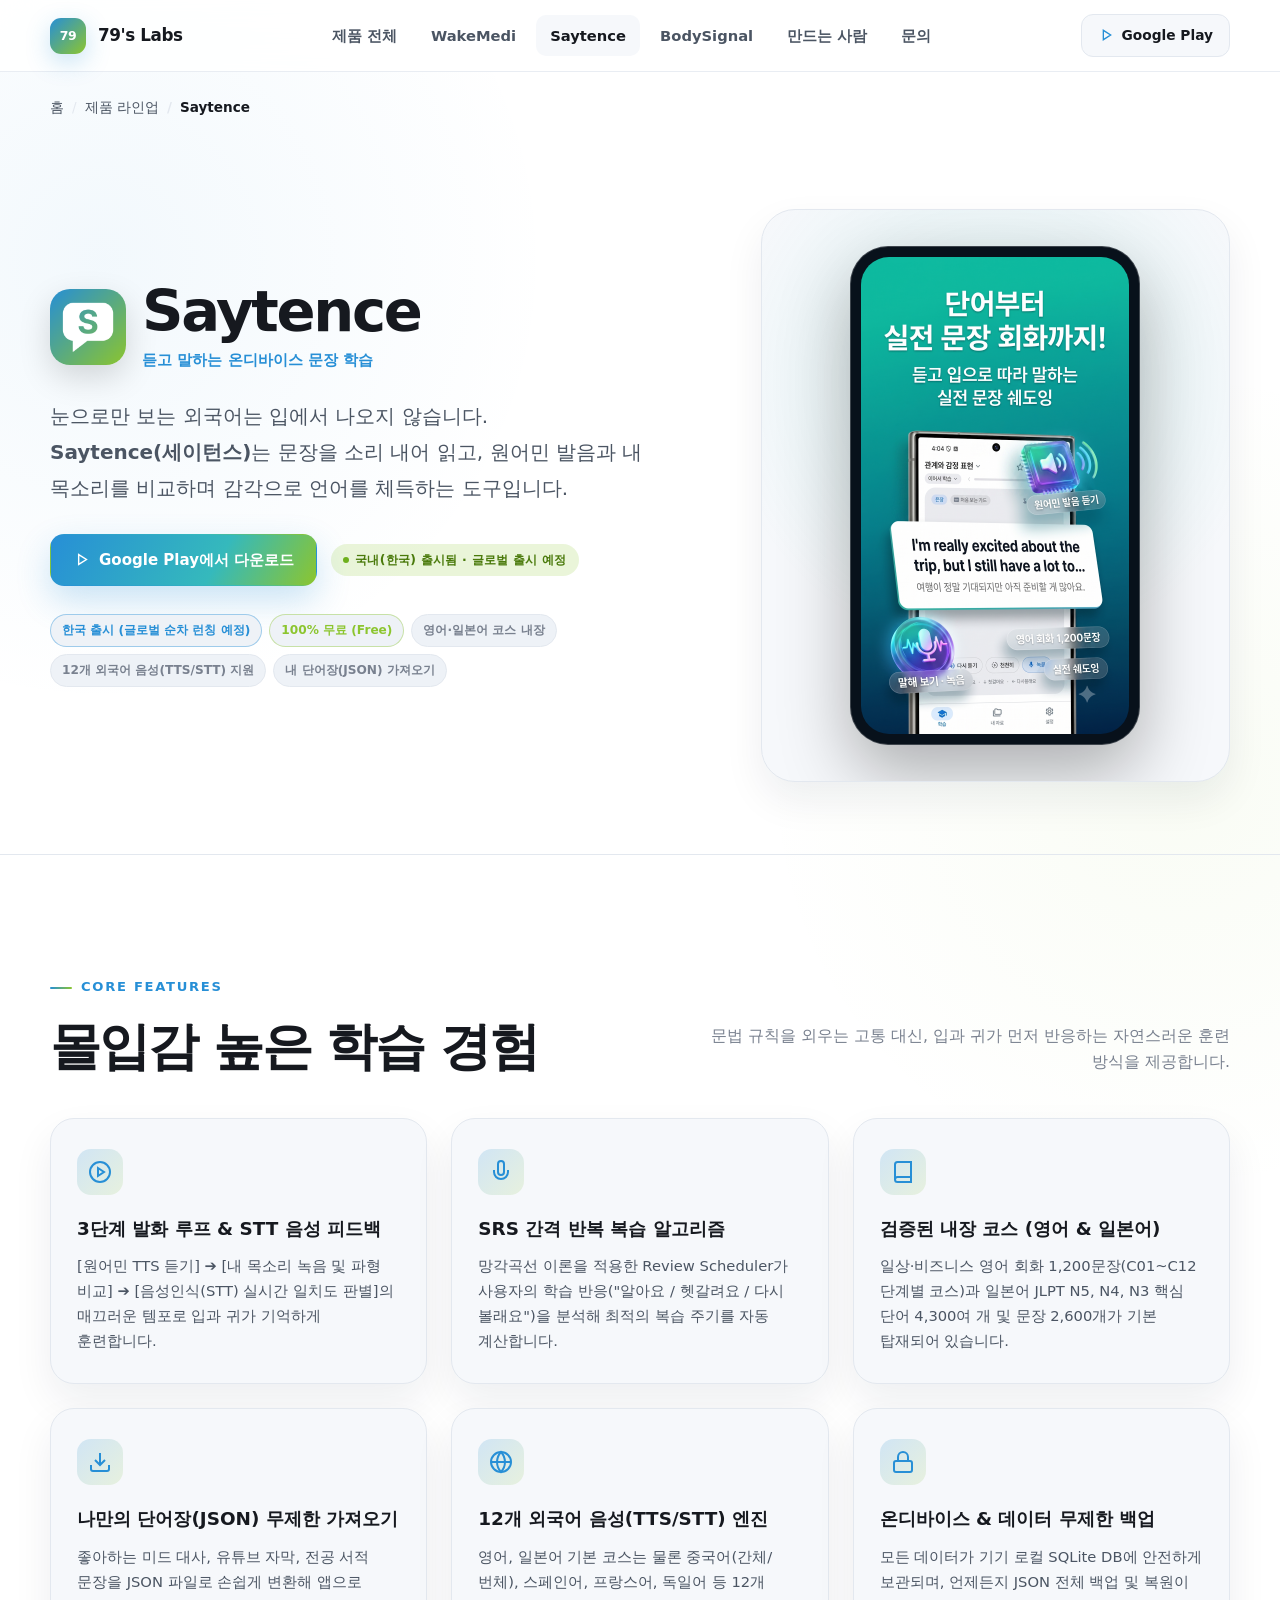
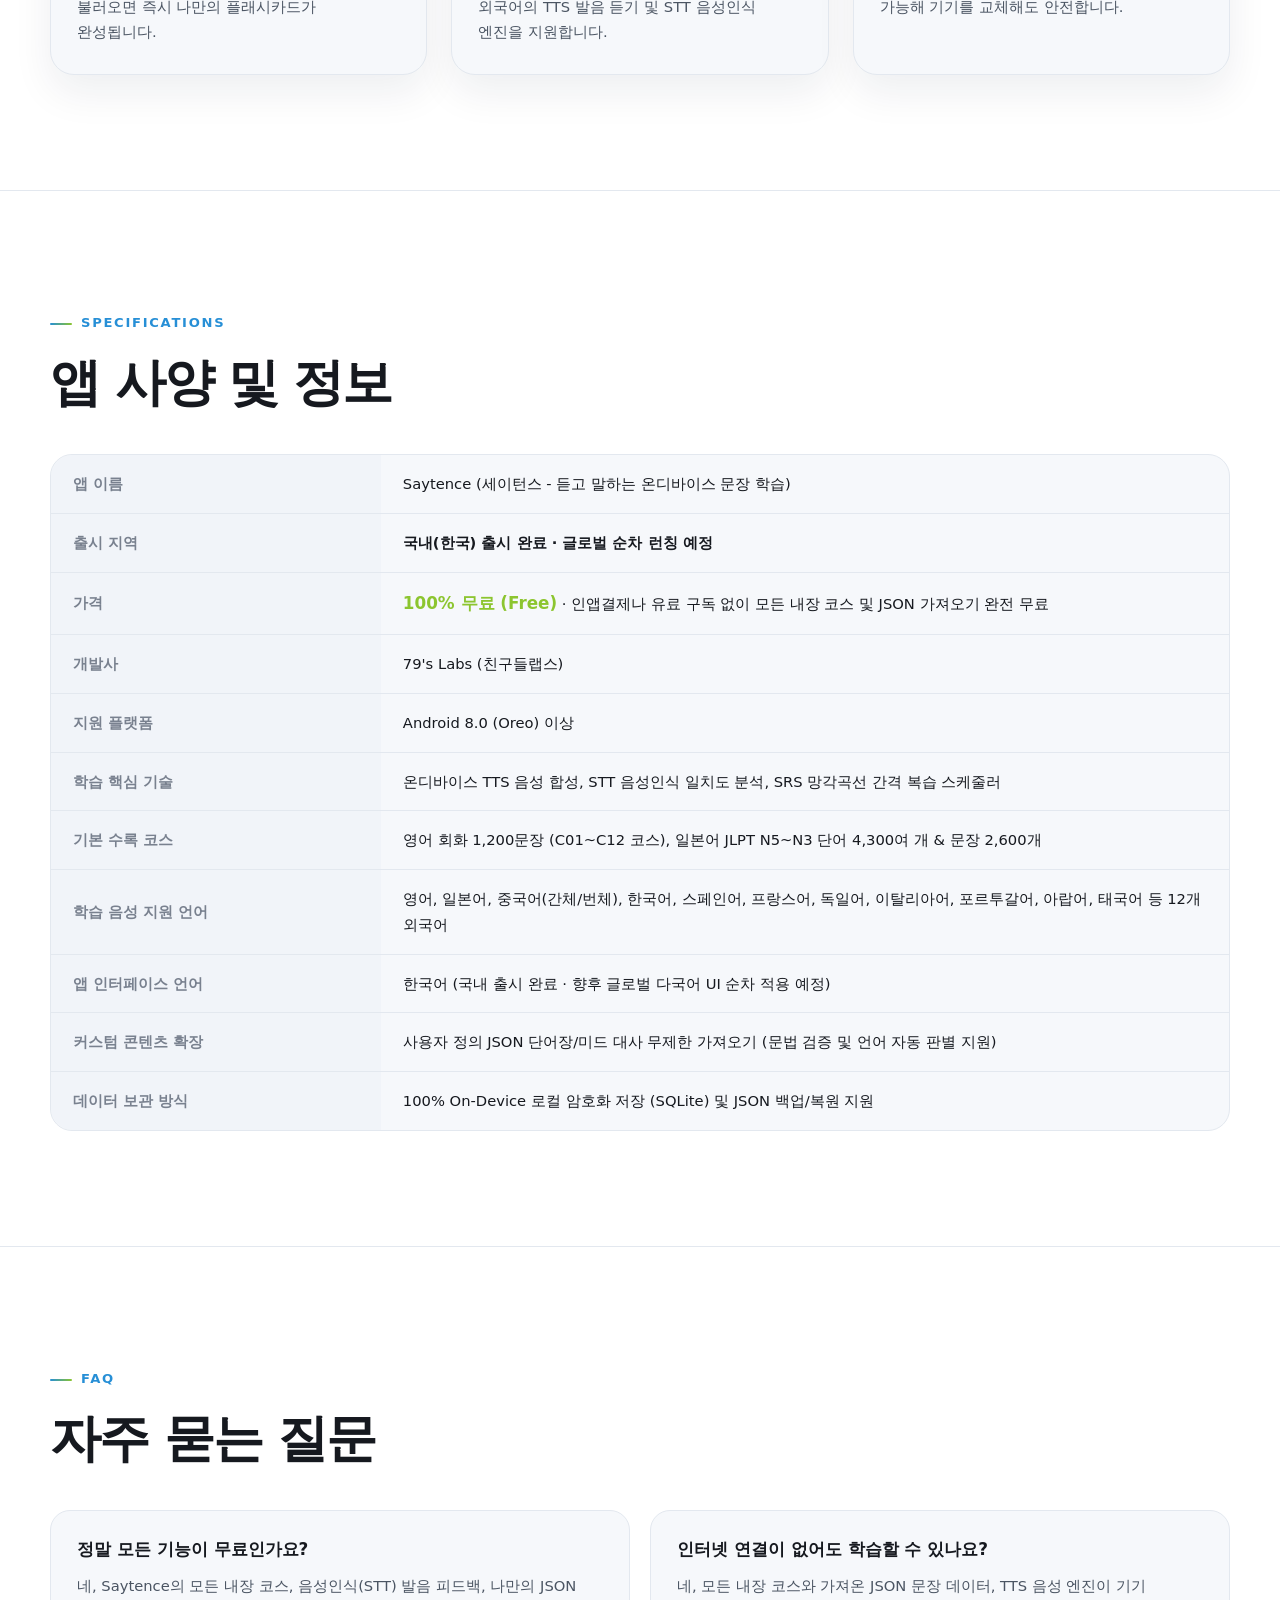
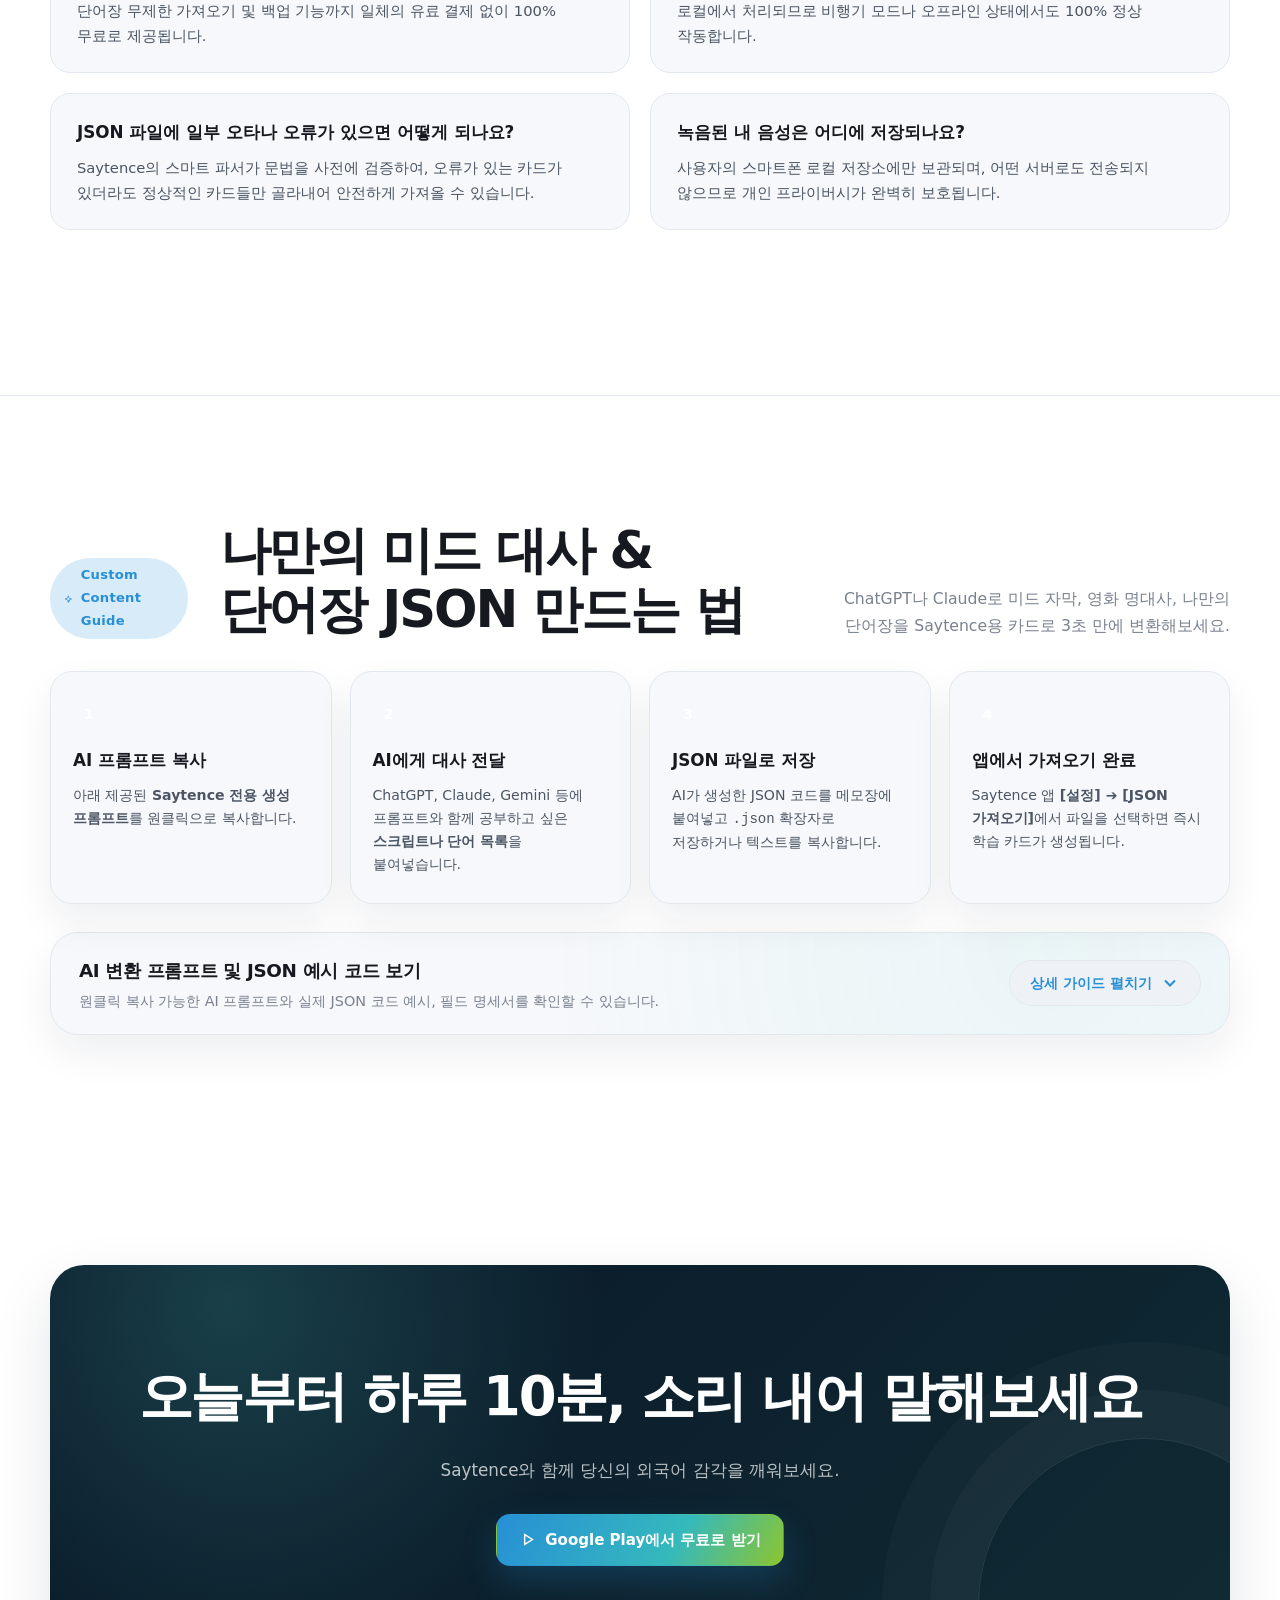
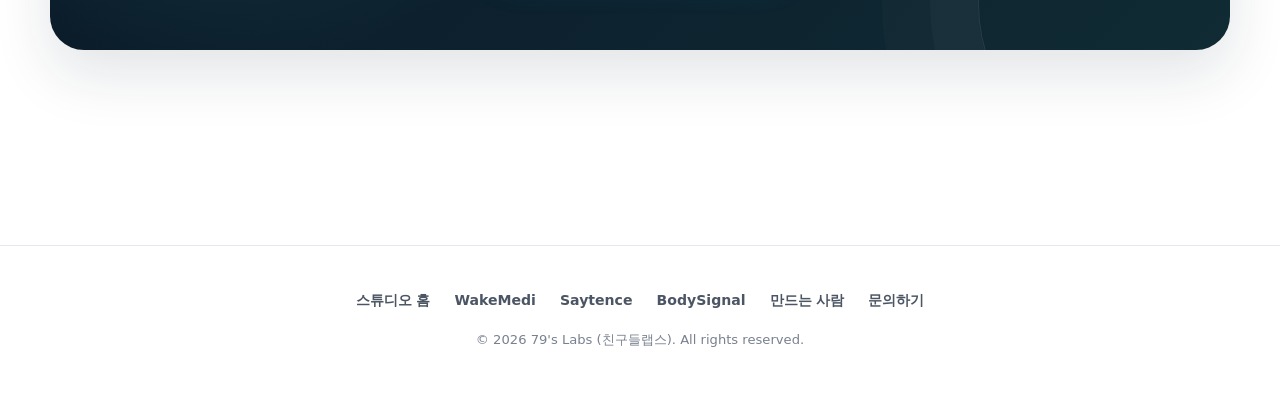
<file: saytence/index.html>
<!doctype html>
<html lang="ko">
<head>
<meta charset="utf-8">
<meta name="viewport" content="width=device-width, initial-scale=1">
<title>Saytence (세이턴스) | 듣고 말하는 온디바이스 문장 학습 - 79's Labs</title>
<meta name="description" content="카드를 읽고, 원어민 음성을 듣고, 직접 말하며 체득하는 온디바이스 문장 학습 앱 Saytence입니다. 영어 회화 1,200문장, JLPT N5~N3 4,300단어/2,600문장 및 12개 언어 학습을 지원합니다. 1인 개발자 Journey Min 제작.">
<meta name="keywords" content="Journey Min, journey min, journeymin, 저니민, Saytence, 세이턴스, 문장 학습, 영어 회화, 일본어 공부, JLPT, 발음 연습, 섀도잉, 외국어 공부 앱, 79's Labs, 친구들랩스">
<meta name="author" content="Journey Min">
<meta name="robots" content="index, follow, max-image-preview:large, max-snippet:-1">
<meta name="theme-color" content="#07111f" media="(prefers-color-scheme: dark)">
<meta name="theme-color" content="#f7fbff" media="(prefers-color-scheme: light)">
<link rel="icon" href="../favicon.png" type="image/png" sizes="96x96">
<link rel="apple-touch-icon" href="../apple-touch-icon.png" sizes="180x180">
<link rel="canonical" href="https://journey-min-79.github.io/saytence/">

<!-- Open Graph / SNS -->
<meta property="og:title" content="Saytence | 듣고 말하는 온디바이스 문장 학습 - Journey Min">
<meta property="og:description" content="읽기 → 듣기 → 발음 녹음의 자연스러운 흐름으로 문장을 내 것으로 만드세요. 1인 개발자 Journey Min 제작.">
<meta property="og:type" content="website">
<meta property="og:url" content="https://journey-min-79.github.io/saytence/">
<meta property="og:site_name" content="79's Labs">
<meta property="og:locale" content="ko_KR">
<meta name="twitter:card" content="summary">
<meta name="twitter:title" content="Saytence | 듣고 말하는 문장 학습 (Journey Min)">
<meta name="twitter:description" content="12개 언어 확장, 원어민 음성 비교 및 오프라인 문장 학습 모바일 앱 - 개발자 Journey Min">

<!-- Structured Data (JSON-LD) -->
<script type="application/ld+json">
{
  "@context": "https://schema.org",
  "@graph": [
    {
      "@type": "SoftwareApplication",
      "@id": "https://journey-min-79.github.io/saytence/#app",
      "name": "Saytence",
      "alternateName": "세이턴스",
      "description": "듣고 말하며 체득하는 온디바이스 다국어 문장 학습 모바일 애플리케이션",
      "applicationCategory": "EducationalApplication",
      "operatingSystem": "Android",
      "downloadUrl": "https://play.google.com/store/apps/details?id=com.journeymin.saytence",
      "author": {
        "@type": "Person",
        "name": "Journey Min",
        "alternateName": ["journey min", "journeymin", "저니민"],
        "url": "https://journey-min-79.github.io/#maker"
      },
      "offers": {
        "@type": "Offer",
        "price": "0",
        "priceCurrency": "KRW",
        "url": "https://play.google.com/store/apps/details?id=com.journeymin.saytence"
      },
      "featureList": [
        "읽기 → 듣기 → 뜻과 해설 확인의 3단계 학습 사이클",
        "자가 진단 기반 취약 문장 스마트 복습",
        "내 목소리 녹음 및 원어민 발음 비교",
        "음성 인식 기반 발음 피드백 및 배속 조절",
        "영어 회화 12개 코스(1,200문장), JLPT N5~N3 단어 4,300여 개 및 문장 2,600개",
        "사용자 맞춤형 JSON 단어장 가져오기 및 내보내기",
        "12개 언어 확장 및 오프라인 완전 지원"
      ]
    },
    {
      "@type": "BreadcrumbList",
      "itemListElement": [
        {
          "@type": "ListItem",
          "position": 1,
          "name": "79's Labs",
          "item": "https://journey-min-79.github.io/"
        },
        {
          "@type": "ListItem",
          "position": 2,
          "name": "제품 목록",
          "item": "https://journey-min-79.github.io/#apps"
        },
        {
          "@type": "ListItem",
          "position": 3,
          "name": "Saytence",
          "item": "https://journey-min-79.github.io/saytence/"
        }
      ]
    }
  ]
}
</script>

<link rel="stylesheet" href="../styles.css">
</head>
<body>

<a class="skip-link" href="#main-content">본문으로 바로가기</a>

<nav class="site-nav" aria-label="주요 메뉴">
  <div class="wrap nav-inner">
    <a class="nav-brand" href="../index.html" aria-label="79's Labs 홈">
      <span class="nav-symbol" aria-hidden="true">79</span>
      <span>79's Labs</span>
    </a>
    <div class="nav-links">
      <a href="../index.html#apps">제품 전체</a>
      <a href="../wakemedi/index.html">WakeMedi</a>
      <a href="../saytence/index.html" class="active">Saytence</a>
      <a href="../bodysignal/index.html">BodySignal</a>
      <a href="../index.html#maker">만드는 사람</a>
      <a href="../index.html#contact">문의</a>
    </div>
    <div class="nav-actions">
      <a class="nav-store" href="https://play.google.com/store/apps/details?id=com.journeymin.saytence" target="_blank" rel="noopener" aria-label="Saytence 구글 플레이에서 다운로드">
        <svg viewBox="0 0 24 24" fill="none" stroke="currentColor" stroke-width="2" aria-hidden="true"><path d="M8 5v14l11-7z"/></svg>
        <span>Google Play</span>
      </a>
    </div>
  </div>
</nav>

<main id="main-content">
  <div class="wrap">
    <ul class="breadcrumbs" aria-label="현재 위치">
      <li><a href="../index.html">홈</a></li>
      <li><a href="../index.html#apps">제품 라인업</a></li>
      <li aria-current="page">Saytence</li>
    </ul>
  </div>

  <!-- Hero Section -->
  <section class="detail-hero">
    <div class="wrap detail-hero-grid">
      <div class="detail-hero-copy">
        <div class="app-brand-badge">
          <img src="../assets/saytence-icon.png" alt="Saytence 아이콘" width="76" height="76">
          <div>
            <h1>Saytence</h1>
            <p class="app-category">듣고 말하는 온디바이스 문장 학습</p>
          </div>
        </div>

        <p class="detail-lead">
          눈으로만 보는 외국어는 입에서 나오지 않습니다. <strong>Saytence(세이턴스)</strong>는 문장을 소리 내어 읽고, 원어민 발음과 내 목소리를 비교하며 감각으로 언어를 체득하는 도구입니다.
        </p>

        <div class="detail-actions">
          <a class="button primary" href="https://play.google.com/store/apps/details?id=com.journeymin.saytence" target="_blank" rel="noopener">
            <svg viewBox="0 0 24 24" fill="none" stroke="currentColor" stroke-width="2" aria-hidden="true"><path d="M8 5v14l11-7z"/></svg>
            Google Play에서 다운로드
          </a>
          <span class="badge live">국내(한국) 출시됨 · 글로벌 출시 예정</span>
        </div>

        <div class="app-meta">
          <span style="color: var(--brand-blue); border-color: rgba(39, 143, 214, 0.4); font-weight: 750;">한국 출시 (글로벌 순차 런칭 예정)</span>
          <span style="color: var(--brand-green); border-color: rgba(140, 197, 47, 0.4);">100% 무료 (Free)</span>
          <span>영어·일본어 코스 내장</span>
          <span>12개 외국어 음성(TTS/STT) 지원</span>
          <span>내 단어장(JSON) 가져오기</span>
        </div>
      </div>

      <div class="showcase-stage">
        <div class="phone-mockup">
          <img src="../assets/saytence-mockup.png" alt="Saytence 문장 학습 카드 화면" width="1080" height="1920">
        </div>
      </div>
    </div>
  </section>

  <!-- Key Features Deep Dive -->
  <section id="features" style="border-top: 1px solid var(--border);">
    <div class="wrap">
      <div class="section-head">
        <div>
          <p class="section-kicker">Core features</p>
          <h2>몰입감 높은 학습 경험</h2>
        </div>
        <p class="sub">문법 규칙을 외우는 고통 대신, 입과 귀가 먼저 반응하는 자연스러운 훈련 방식을 제공합니다.</p>
      </div>

      <div class="detail-features-grid">
        <div class="detail-feature-card">
          <div class="icon" aria-hidden="true">
            <svg viewBox="0 0 24 24" width="24" height="24" fill="none" stroke="currentColor" stroke-width="2"><circle cx="12" cy="12" r="10"/><polygon points="10 8 16 12 10 16 10 8"/></svg>
          </div>
          <h3>3단계 발화 루프 & STT 음성 피드백</h3>
          <p>[원어민 TTS 듣기] ➔ [내 목소리 녹음 및 파형 비교] ➔ [음성인식(STT) 실시간 일치도 판별]의 매끄러운 템포로 입과 귀가 기억하게 훈련합니다.</p>
        </div>

        <div class="detail-feature-card">
          <div class="icon" aria-hidden="true">
            <svg viewBox="0 0 24 24" width="24" height="24" fill="none" stroke="currentColor" stroke-width="2"><path d="M12 1a3 3 0 0 0-3 3v8a3 3 0 0 0 6 0V4a3 3 0 0 0-3-3z"/><path d="M19 10v2a7 7 0 0 1-14 0v-2"/></svg>
          </div>
          <h3>SRS 간격 반복 복습 알고리즘</h3>
          <p>망각곡선 이론을 적용한 Review Scheduler가 사용자의 학습 반응("알아요 / 헷갈려요 / 다시 볼래요")을 분석해 최적의 복습 주기를 자동 계산합니다.</p>
        </div>

        <div class="detail-feature-card">
          <div class="icon" aria-hidden="true">
            <svg viewBox="0 0 24 24" width="24" height="24" fill="none" stroke="currentColor" stroke-width="2"><path d="M4 19.5A2.5 2.5 0 0 1 6.5 17H20"/><path d="M6.5 2H20v20H6.5A2.5 2.5 0 0 1 4 19.5v-15A2.5 2.5 0 0 1 6.5 2z"/></svg>
          </div>
          <h3>검증된 내장 코스 (영어 & 일본어)</h3>
          <p>일상·비즈니스 영어 회화 1,200문장(C01~C12 단계별 코스)과 일본어 JLPT N5, N4, N3 핵심 단어 4,300여 개 및 문장 2,600개가 기본 탑재되어 있습니다.</p>
        </div>

        <div class="detail-feature-card">
          <div class="icon" aria-hidden="true">
            <svg viewBox="0 0 24 24" width="24" height="24" fill="none" stroke="currentColor" stroke-width="2"><path d="M21 15v4a2 2 0 0 1-2 2H5a2 2 0 0 1-2-2v-4"/><polyline points="7 10 12 15 17 10"/><line x1="12" y1="15" x2="12" y2="3"/></svg>
          </div>
          <h3>나만의 단어장(JSON) 무제한 가져오기</h3>
          <p>좋아하는 미드 대사, 유튜브 자막, 전공 서적 문장을 JSON 파일로 손쉽게 변환해 앱으로 불러오면 즉시 나만의 플래시카드가 완성됩니다.</p>
        </div>

        <div class="detail-feature-card">
          <div class="icon" aria-hidden="true">
            <svg viewBox="0 0 24 24" width="24" height="24" fill="none" stroke="currentColor" stroke-width="2"><circle cx="12" cy="12" r="10"/><line x1="2" y1="12" x2="22" y2="12"/><path d="M12 2a15.3 15.3 0 0 1 4 10 15.3 15.3 0 0 1-4 10 15.3 15.3 0 0 1-4-10 15.3 15.3 0 0 1 4-10z"/></svg>
          </div>
          <h3>12개 외국어 음성(TTS/STT) 엔진</h3>
          <p>영어, 일본어 기본 코스는 물론 중국어(간체/번체), 스페인어, 프랑스어, 독일어 등 12개 외국어의 TTS 발음 듣기 및 STT 음성인식 엔진을 지원합니다.</p>
        </div>

        <div class="detail-feature-card">
          <div class="icon" aria-hidden="true">
            <svg viewBox="0 0 24 24" width="24" height="24" fill="none" stroke="currentColor" stroke-width="2"><rect x="3" y="11" width="18" height="11" rx="2" ry="2"/><path d="M7 11V7a5 5 0 0 1 10 0v4"/></svg>
          </div>
          <h3>온디바이스 & 데이터 무제한 백업</h3>
          <p>모든 데이터가 기기 로컬 SQLite DB에 안전하게 보관되며, 언제든지 JSON 전체 백업 및 복원이 가능해 기기를 교체해도 안전합니다.</p>
        </div>
      </div>
    </div>
  </section>

  <!-- Technical Specs -->
  <section id="specs" style="border-top: 1px solid var(--border);">
    <div class="wrap">
      <div class="section-head">
        <div>
          <p class="section-kicker">Specifications</p>
          <h2>앱 사양 및 정보</h2>
        </div>
      </div>

      <div class="spec-table-shell">
        <table class="spec-table">
          <tbody>
            <tr>
              <th scope="row">앱 이름</th>
              <td>Saytence (세이턴스 - 듣고 말하는 온디바이스 문장 학습)</td>
            </tr>
            <tr>
              <th scope="row">출시 지역</th>
              <td><strong>국내(한국) 출시 완료 · 글로벌 순차 런칭 예정</strong></td>
            </tr>
            <tr>
              <th scope="row">가격</th>
              <td><strong style="color: var(--brand-green); font-size: 1.05rem;">100% 무료 (Free)</strong> · 인앱결제나 유료 구독 없이 모든 내장 코스 및 JSON 가져오기 완전 무료</td>
            </tr>
            <tr>
              <th scope="row">개발사</th>
              <td>79's Labs (친구들랩스)</td>
            </tr>
            <tr>
              <th scope="row">지원 플랫폼</th>
              <td>Android 8.0 (Oreo) 이상</td>
            </tr>
            <tr>
              <th scope="row">학습 핵심 기술</th>
              <td>온디바이스 TTS 음성 합성, STT 음성인식 일치도 분석, SRS 망각곡선 간격 복습 스케줄러</td>
            </tr>
            <tr>
              <th scope="row">기본 수록 코스</th>
              <td>영어 회화 1,200문장 (C01~C12 코스), 일본어 JLPT N5~N3 단어 4,300여 개 & 문장 2,600개</td>
            </tr>
            <tr>
              <th scope="row">학습 음성 지원 언어</th>
              <td>영어, 일본어, 중국어(간체/번체), 한국어, 스페인어, 프랑스어, 독일어, 이탈리아어, 포르투갈어, 아랍어, 태국어 등 12개 외국어</td>
            </tr>
            <tr>
              <th scope="row">앱 인터페이스 언어</th>
              <td>한국어 (국내 출시 완료 · 향후 글로벌 다국어 UI 순차 적용 예정)</td>
            </tr>
            <tr>
              <th scope="row">커스텀 콘텐츠 확장</th>
              <td>사용자 정의 JSON 단어장/미드 대사 무제한 가져오기 (문법 검증 및 언어 자동 판별 지원)</td>
            </tr>
            <tr>
              <th scope="row">데이터 보관 방식</th>
              <td>100% On-Device 로컬 암호화 저장 (SQLite) 및 JSON 백업/복원 지원</td>
            </tr>
          </tbody>
        </table>
      </div>
    </div>
  </section>

  <!-- FAQ -->
  <section id="faq" style="border-top: 1px solid var(--border);">
    <div class="wrap">
      <div class="section-head">
        <div>
          <p class="section-kicker">FAQ</p>
          <h2>자주 묻는 질문</h2>
        </div>
      </div>

      <div class="faq-grid">
        <div class="faq-item">
          <h4>정말 모든 기능이 무료인가요?</h4>
          <p>네, Saytence의 모든 내장 코스, 음성인식(STT) 발음 피드백, 나만의 JSON 단어장 무제한 가져오기 및 백업 기능까지 일체의 유료 결제 없이 100% 무료로 제공됩니다.</p>
        </div>
        <div class="faq-item">
          <h4>인터넷 연결이 없어도 학습할 수 있나요?</h4>
          <p>네, 모든 내장 코스와 가져온 JSON 문장 데이터, TTS 음성 엔진이 기기 로컬에서 처리되므로 비행기 모드나 오프라인 상태에서도 100% 정상 작동합니다.</p>
        </div>
        <div class="faq-item">
          <h4>JSON 파일에 일부 오타나 오류가 있으면 어떻게 되나요?</h4>
          <p>Saytence의 스마트 파서가 문법을 사전에 검증하여, 오류가 있는 카드가 있더라도 정상적인 카드들만 골라내어 안전하게 가져올 수 있습니다.</p>
        </div>
        <div class="faq-item">
          <h4>녹음된 내 음성은 어디에 저장되나요?</h4>
          <p>사용자의 스마트폰 로컬 저장소에만 보관되며, 어떤 서버로도 전송되지 않으므로 개인 프라이버시가 완벽히 보호됩니다.</p>
        </div>
      </div>
    </div>
  </section>

  <!-- Dedicated JSON Creation & Drama Script Import Guide -->
  <section id="json-guide" class="guide-section" style="border-top: 1px solid var(--border);">
    <div class="wrap">
      <!-- Section Header -->
      <div class="section-head" style="margin-bottom: 32px;">
        <span class="prompt-badge">
          <svg viewBox="0 0 24 24" width="16" height="16" fill="none" stroke="currentColor" stroke-width="2"><path d="m12 3-1.9 5.8a2 2 0 0 1-1.3 1.3L3 12l5.8 1.9a2 2 0 0 1 1.3 1.3L12 21l1.9-5.8a2 2 0 0 1 1.3 1.3L12 21l1.9-5.8a2 2 0 0 1 1.3-1.3L21 12l-5.8-1.9a2 2 0 0 1-1.3-1.3z"/></svg>
          Custom Content Guide
        </span>
        <h2 style="margin-top: 10px;">나만의 미드 대사 &amp; 단어장 JSON 만드는 법</h2>
        <p class="sub">ChatGPT나 Claude로 미드 자막, 영화 명대사, 나만의 단어장을 Saytence용 카드로 3초 만에 변환해보세요.</p>
      </div>

      <!-- Step-by-Step Flow (Always Visible) -->
      <div class="steps-grid" style="margin-bottom: 28px;">
        <div class="step-card">
          <span class="step-num">1</span>
          <h4>AI 프롬프트 복사</h4>
          <p>아래 제공된 <strong>Saytence 전용 생성 프롬프트</strong>를 원클릭으로 복사합니다.</p>
        </div>
        <div class="step-card">
          <span class="step-num">2</span>
          <h4>AI에게 대사 전달</h4>
          <p>ChatGPT, Claude, Gemini 등에 프롬프트와 함께 공부하고 싶은 <strong>스크립트나 단어 목록</strong>을 붙여넣습니다.</p>
        </div>
        <div class="step-card">
          <span class="step-num">3</span>
          <h4>JSON 파일로 저장</h4>
          <p>AI가 생성한 JSON 코드를 메모장에 붙여넣고 <code>.json</code> 확장자로 저장하거나 텍스트를 복사합니다.</p>
        </div>
        <div class="step-card">
          <span class="step-num">4</span>
          <h4>앱에서 가져오기 완료</h4>
          <p>Saytence 앱 <strong>[설정] ➔ [JSON 가져오기]</strong>에서 파일을 선택하면 즉시 학습 카드가 생성됩니다.</p>
        </div>
      </div>

      <!-- Detailed AI Prompt & JSON Examples (Collapsible Accordion) -->
      <details class="guide-accordion" id="json-guide-details">
        <summary class="guide-summary">
          <div class="summary-left">
            <h3 style="margin: 0 0 4px; font-size: 1.15rem; font-weight: 800;">AI 변환 프롬프트 및 JSON 예시 코드 보기</h3>
            <p class="sub-text">원클릭 복사 가능한 AI 프롬프트와 실제 JSON 코드 예시, 필드 명세서를 확인할 수 있습니다.</p>
          </div>
          <div class="summary-toggle-btn">
            <span id="accordion-toggle-text">상세 가이드 펼치기</span>
            <svg class="toggle-arrow" viewBox="0 0 24 24" width="20" height="20" fill="none" stroke="currentColor" stroke-width="2.5"><polyline points="6 9 12 15 18 9"/></svg>
          </div>
        </summary>

        <div class="accordion-content">
          <!-- Prompt Box -->
          <div class="prompt-box">
            <div class="prompt-box-header">
              <span class="prompt-badge">
                <svg viewBox="0 0 24 24" width="16" height="16" fill="none" stroke="currentColor" stroke-width="2"><path d="m12 3-1.9 5.8a2 2 0 0 1-1.3 1.3L3 12l5.8 1.9a2 2 0 0 1 1.3 1.3L12 21l1.9-5.8a2 2 0 0 1 1.3-1.3L21 12l-5.8-1.9a2 2 0 0 1-1.3-1.3z"/></svg>
                Saytence 공식 AI 변환 프롬프트 (ChatGPT / Claude / Gemini용)
              </span>
              <button class="copy-btn" id="copy-prompt-btn" aria-label="AI 프롬프트 복사">
                <svg viewBox="0 0 24 24" fill="none" stroke="currentColor" stroke-width="2"><rect x="9" y="9" width="13" height="13" rx="2" ry="2"/><path d="M5 15H4a2 2 0 0 1-2-2V4a2 2 0 0 1 2-2h9a2 2 0 0 1 2 2v1"/></svg>
                <span class="copy-btn-label">프롬프트 복사</span>
              </button>
            </div>
            <pre class="prompt-text" id="ai-prompt-content">아래 스크립트를 Saytence 앱에 업로드할 수 있는 JSON으로 만들어줘.

조건:
- 결과는 JSON만 출력해줘. 설명, 마크다운, 코드블록은 쓰지 마.
- format은 "saytence-pack"
- schemaVersion은 1
- sourceLanguage는 원문 언어에 맞게 넣어줘. 예: 일본어 "ja-JP", 영어 "en-US"
- targetLanguage는 "ko-KR"
- 각 대사는 items 배열에 넣어줘.
- 각 item에는 id, type, text, meaning, pronunciation, description, tags, difficulty를 넣어줘.
- type은 문장이면 "sentence", 단어면 "word"로 해줘.
- text는 원문 그대로 넣어줘.
- meaning은 자연스러운 한국어 해석으로 만들어줘.
- pronunciation은 한국어 사용자가 읽을 수 있게 한글식 발음으로 적어줘. 일본어는 가능하면 히라가나 읽기도 description에 포함해줘.
- description에는 문법, 뉘앙스, 장면 설명을 짧고 보기 쉽게 적어줘.
- 너무 긴 대사는 공부하기 좋게 짧은 문장 단위로 나눠줘.
- 불필요한 지문, 효과음, 장면 설명은 제외해줘.
- id는 중복되지 않게 "line-001" 형식으로 만들어줘.

[여기에 스크립트 또는 단어 목록을 붙여넣으세요]</pre>
          </div>

          <!-- JSON Code Examples -->
          <div style="margin-top: 40px;">
            <h3 style="font-size: 1.35rem; font-weight: 800; margin-bottom: 14px;">실제 JSON 작성 예시</h3>
            <p style="color: var(--text-2); font-size: 0.95rem; margin-bottom: 20px;">
              필요에 따라 상세 정보가 담긴 <strong>풀 패키지 형식</strong>이나 핵심만 적은 <strong>초간단 형식</strong> 모두 지원합니다.
            </p>

            <!-- Example 1: Full Drama Pack -->
            <div class="code-shell">
              <div class="code-header">
                <span>미드 프렌즈(Friends) 대사 학습 패키지 예시 (권장 형식)</span>
                <span class="lang-tag">JSON</span>
              </div>
              <pre><code>{
  "format": "saytence-pack",
  "schemaVersion": 1,
  "id": "friends-s01e01",
  "title": "Friends S01E01 - 모니카의 저녁식사",
  "description": "미드 프렌즈 시즌1 1화 주요 회화 표현 모음",
  "sourceLanguage": "en-US",
  "targetLanguage": "ko-KR",
  "version": 1,
  "author": "Saytence Learner",
  "items": [
    {
      "id": "friends-001",
      "type": "sentence",
      "text": "There's nothing to tell.",
      "meaning": "말할 게 아무것도 없어.",
      "pronunciation": "데얼즈 너씽 투 텔",
      "description": "상대가 캐묻는 상황에서 별일 아니라고 대화를 넘길 때 쓰는 자연스러운 일상 표현.",
      "expressions": [
        {
          "text": "nothing to tell",
          "meaning": "말할 것이 없음",
          "description": "길게 설명하고 싶지 않을 때 씁니다."
        }
      ],
      "tags": ["drama", "daily", "friends"],
      "difficulty": 1
    },
    {
      "id": "friends-002",
      "type": "word",
      "text": "awkward",
      "meaning": "어색한, 곤란한",
      "pronunciation": "오크워드",
      "description": "분위기나 상황이 뻘쭘하고 불편할 때 자주 쓰이는 핵심 형용사.",
      "examples": [
        {
          "text": "That was really awkward.",
          "meaning": "그 상황 진짜 어색했어."
        }
      ],
      "tags": ["emotion", "slang"],
      "difficulty": 2
    }
  ]
}</code></pre>
            </div>

            <!-- Example 2: Minimal Sentences -->
            <div class="code-shell">
              <div class="code-header">
                <span>영화 명대사 초간단 형식 (2개 필드만으로 즉시 생성)</span>
                <span class="lang-tag">JSON</span>
              </div>
              <pre><code>{
  "title": "영화 속 명대사",
  "sourceLanguage": "en-US",
  "items": [
    {
      "text": "May the Force be with you.",
      "meaning": "포스가 함께하길."
    },
    {
      "text": "I'll be back.",
      "meaning": "다시 돌아올게."
    },
    {
      "text": "Here's looking at you, kid.",
      "meaning": "당신의 눈동자에 건배를."
    }
  ]
}</code></pre>
            </div>
          </div>

          <!-- JSON Schema Table -->
          <div style="margin-top: 40px;">
            <h3 style="font-size: 1.35rem; font-weight: 800; margin-bottom: 16px;">JSON 규격 및 필드 상세 가이드</h3>
            <div class="spec-table-shell">
              <table class="spec-table">
                <thead>
                  <tr>
                    <th style="width: 22%;">필드명</th>
                    <th style="width: 15%;">타입 / 필수</th>
                    <th>설명 및 작성 가이드</th>
                  </tr>
                </thead>
                <tbody>
                  <tr>
                    <td><code>format</code></td>
                    <td>String (권장)</td>
                    <td>패키지 포맷 식별자. <code>"saytence-pack"</code>으로 기재합니다.</td>
                  </tr>
                  <tr>
                    <td><code>title</code></td>
                    <td>String (필수)</td>
                    <td>앱 내 카드 묶음 목록에 표시될 제목입니다. (예: <code>"라라랜드 OST 주요 문장"</code>)</td>
                  </tr>
                  <tr>
                    <td><code>sourceLanguage</code></td>
                    <td>String (권장)</td>
                    <td>원문 언어 코드입니다. 영어: <code>"en-US"</code>, 일본어: <code>"ja-JP"</code>, 중국어: <code>"zh-CN"</code> 등. (생략 시 앱이 자동 감지)</td>
                  </tr>
                  <tr>
                    <td><code>items[].type</code></td>
                    <td>String (선택)</td>
                    <td><code>"sentence"</code>(문장, 기본값) 또는 <code>"word"</code>(단어)로 구분합니다.</td>
                  </tr>
                  <tr>
                    <td><code>items[].text</code></td>
                    <td>String (필수)</td>
                    <td>학습할 원문 텍스트입니다. TTS 음성 출력 및 발음 비교 대상이 됩니다.</td>
                  </tr>
                  <tr>
                    <td><code>items[].meaning</code></td>
                    <td>String (필수)</td>
                    <td>한국어 뜻과 자연스러운 번역 문장입니다.</td>
                  </tr>
                  <tr>
                    <td><code>items[].pronunciation</code></td>
                    <td>String (선택)</td>
                    <td>한국어 사용자가 읽기 쉽도록 표기한 발음 안내입니다. (예: <code>"모우 이치도"</code>)</td>
                  </tr>
                  <tr>
                    <td><code>items[].description</code></td>
                    <td>String (선택)</td>
                    <td>문법 포인트, 대사의 뉘앙스, 사용 상황 또는 히라가나 읽기 팁을 적어둡니다.</td>
                  </tr>
                  <tr>
                    <td><code>items[].tags</code></td>
                    <td>Array (선택)</td>
                    <td>카드를 분류할 태그 배열입니다. (예: <code>["미드", "필수회화", "초급"]</code>)</td>
                  </tr>
                </tbody>
              </table>
            </div>
          </div>
        </div>
      </details>
    </div>
  </section>

  <!-- CTA Banner -->
  <section class="wrap">
    <div class="contact-card">
      <h2>오늘부터 하루 10분, 소리 내어 말해보세요</h2>
      <p class="sub">Saytence와 함께 당신의 외국어 감각을 깨워보세요.</p>
      <a class="button primary" href="https://play.google.com/store/apps/details?id=com.journeymin.saytence" target="_blank" rel="noopener">
        <svg viewBox="0 0 24 24" fill="none" stroke="currentColor" stroke-width="2" aria-hidden="true"><path d="M8 5v14l11-7z"/></svg>
        Google Play에서 무료로 받기
      </a>
    </div>
  </section>
</main>

<div class="toast" id="toast" role="status" aria-live="polite">AI 프롬프트가 클립보드에 복사되었습니다!</div>

<script>
  // Copy Prompt Clipboard Handler
  document.getElementById('copy-prompt-btn')?.addEventListener('click', async () => {
    const text = document.getElementById('ai-prompt-content')?.innerText;
    if (text) {
      try {
        await navigator.clipboard.writeText(text);
        const toast = document.getElementById('toast');
        if (toast) {
          toast.classList.add('show');
          setTimeout(() => toast.classList.remove('show'), 2600);
        }
      } catch (e) {
        console.error('Failed to copy', e);
      }
    }
  });

  // Accordion Toggle Text Sync
  const details = document.getElementById('json-guide-details');
  const toggleText = document.getElementById('accordion-toggle-text');
  if (details && toggleText) {
    details.addEventListener('toggle', () => {
      toggleText.textContent = details.open ? '상세 가이드 접기' : '상세 가이드 펼치기';
    });
  }
</script>

<footer>
  <div class="wrap">
    <div class="footer-nav">
      <a href="../index.html">스튜디오 홈</a>
      <a href="../wakemedi/index.html">WakeMedi</a>
      <a href="../saytence/index.html">Saytence</a>
      <a href="../bodysignal/index.html">BodySignal</a>
      <a href="../index.html#maker">만드는 사람</a>
      <a href="mailto:mintwin79@gmail.com">문의하기</a>
    </div>
    <p class="copyright">© 2026 79's Labs (친구들랩스). All rights reserved.</p>
  </div>
</footer>

</body>
</html>
</file>
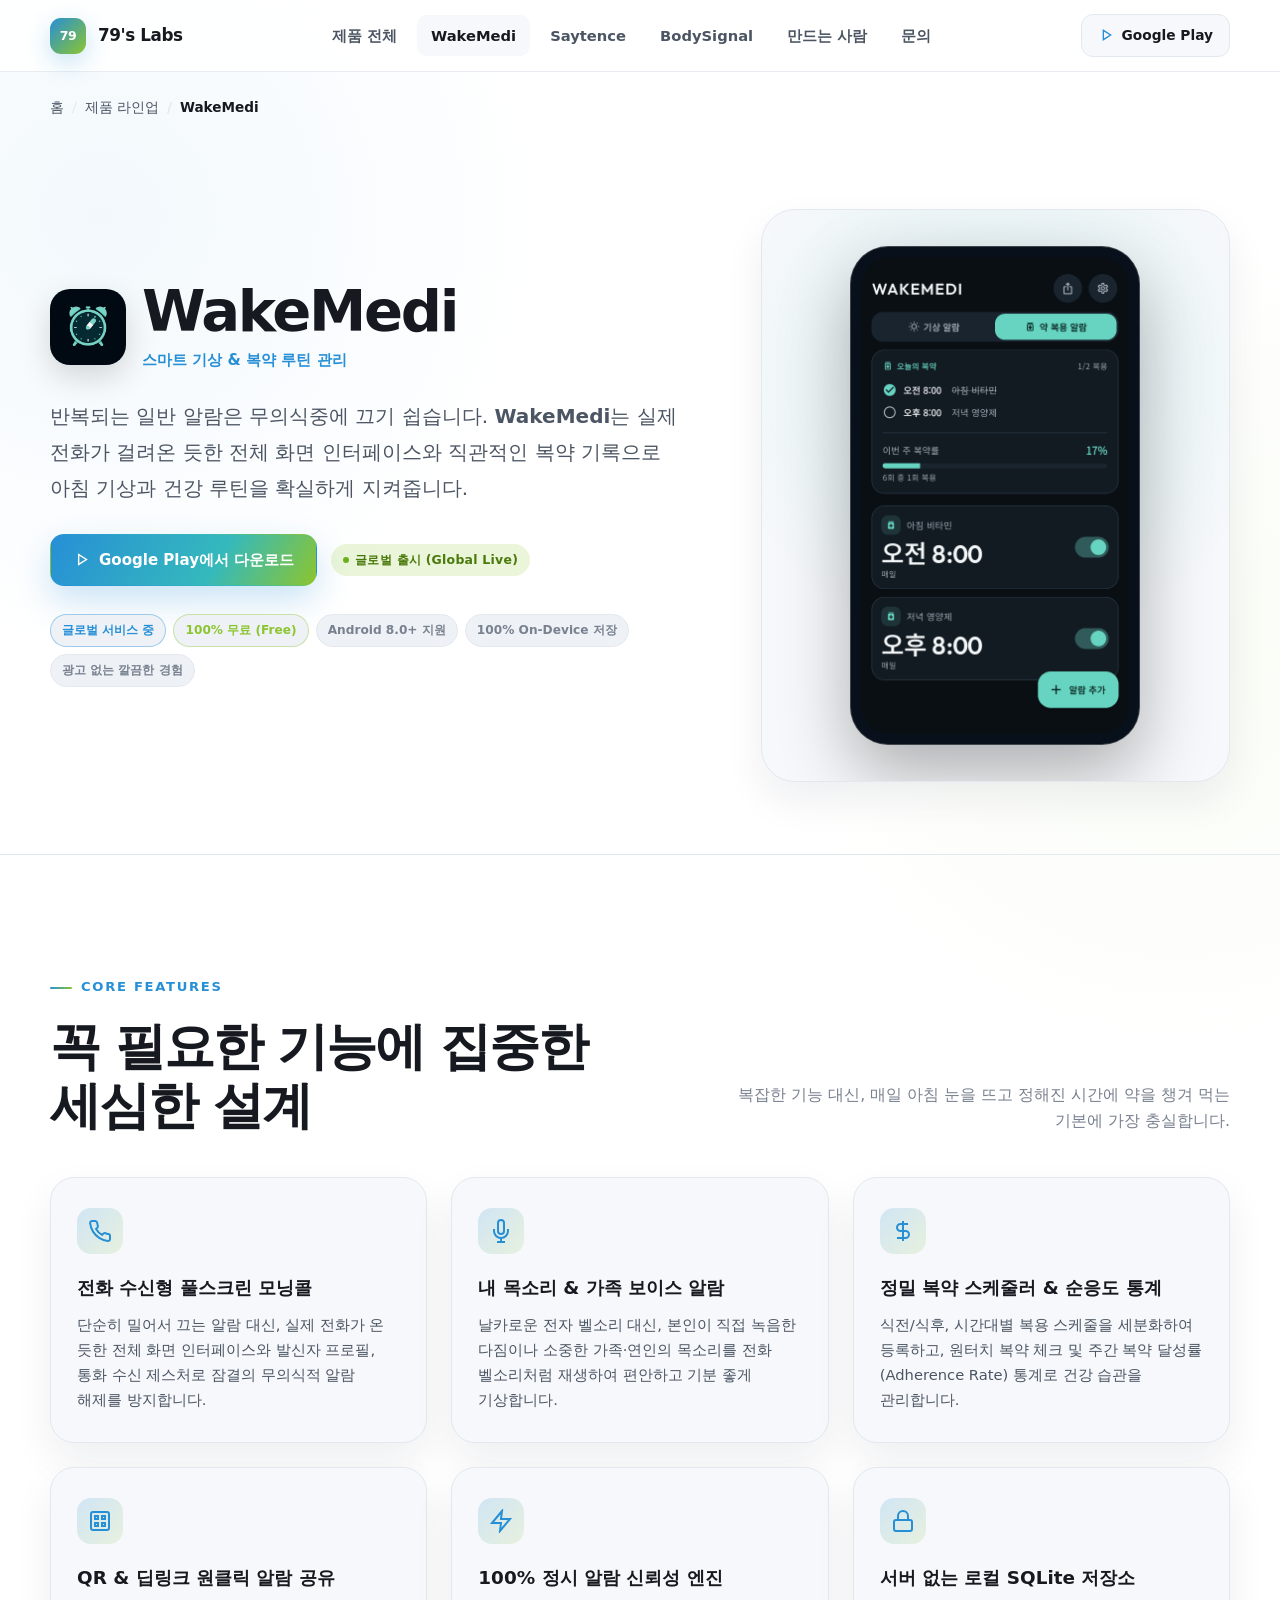
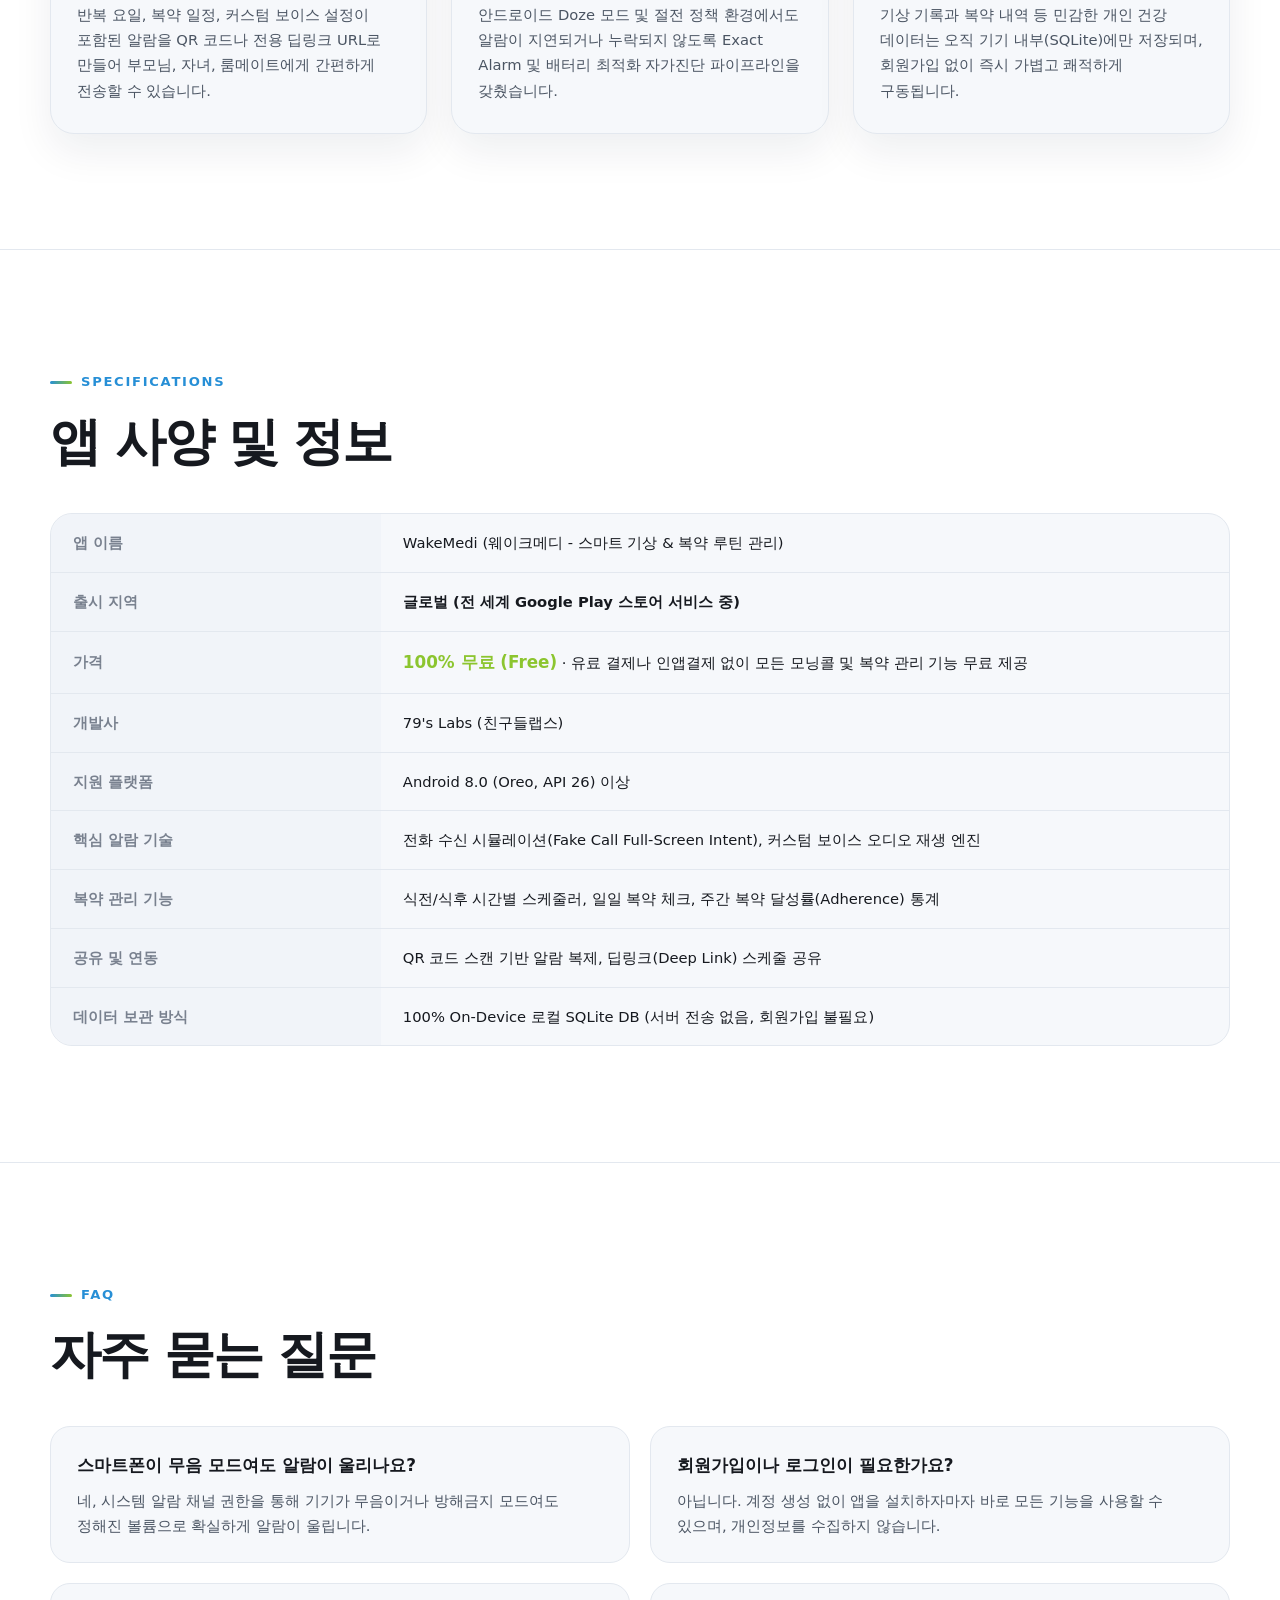
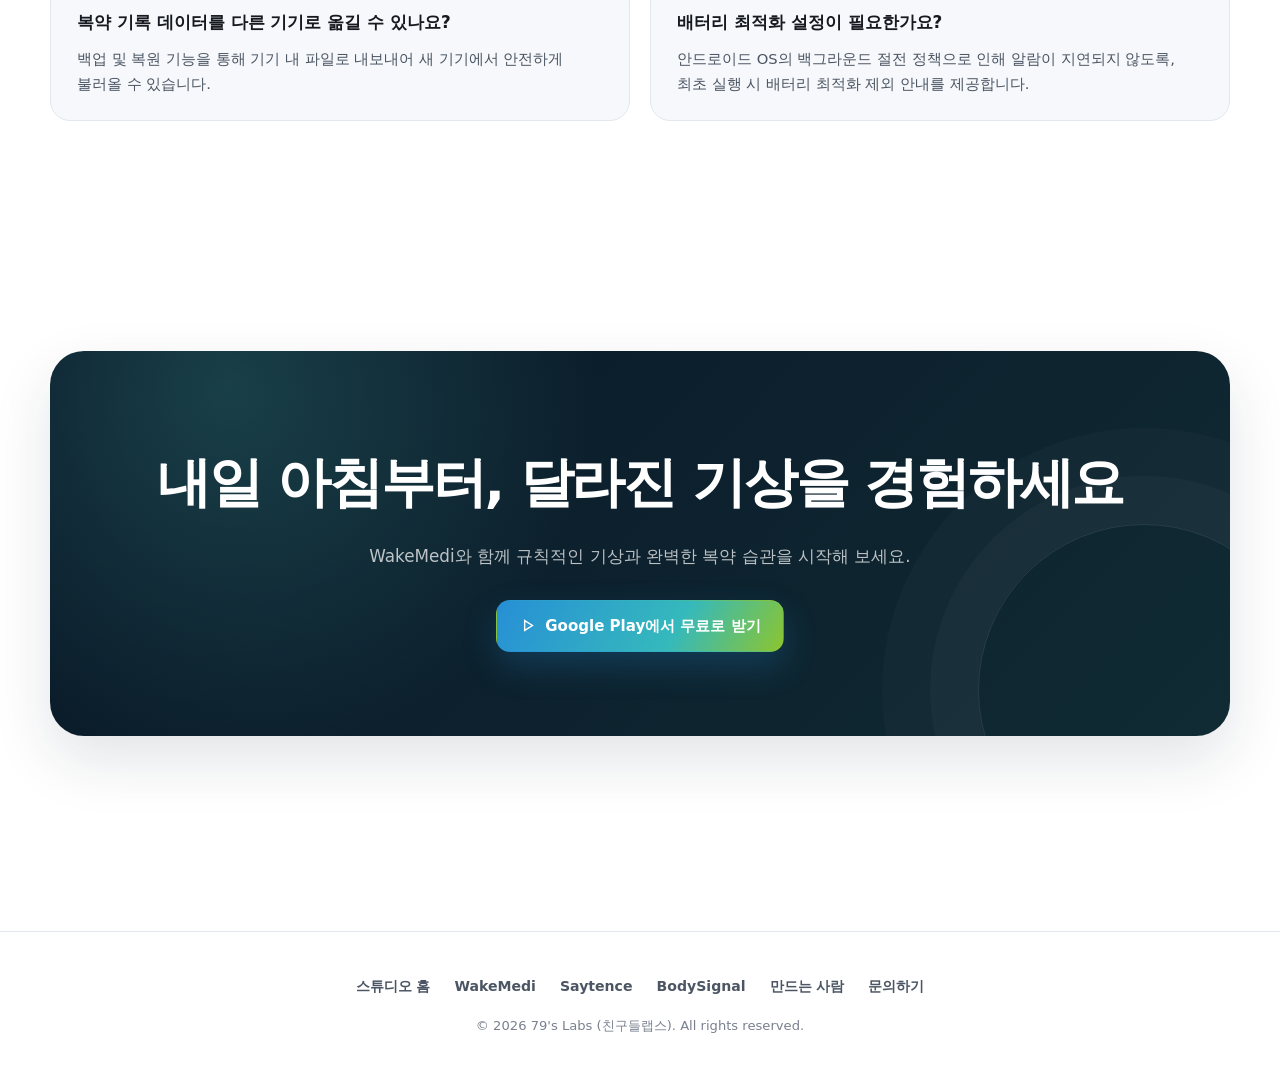
<file: wakemedi/index.html>
<!doctype html>
<html lang="ko">
<head>
<meta charset="utf-8">
<meta name="viewport" content="width=device-width, initial-scale=1">
<title>WakeMedi (웨이크메디) | 전화처럼 울리는 스마트 기상·복약 알람 - 79's Labs</title>
<meta name="description" content="전화 수신 화면처럼 울려 확실하게 잠을 깨우는 모닝콜과 하루 여러 번의 복약 일정을 관리하는 온디바이스 헬스케어 알람 앱 WakeMedi입니다. 1인 개발자 Journey Min 제작.">
<meta name="keywords" content="Journey Min, journey min, journeymin, 저니민, WakeMedi, 웨이크메디, 기상 알람, 복약 알람, 모닝콜 앱, 약 복용 알림, 전화 알람, 79's Labs, 친구들랩스">
<meta name="author" content="Journey Min">
<meta name="robots" content="index, follow, max-image-preview:large, max-snippet:-1">
<meta name="theme-color" content="#07111f" media="(prefers-color-scheme: dark)">
<meta name="theme-color" content="#f7fbff" media="(prefers-color-scheme: light)">
<link rel="icon" href="../favicon.png" type="image/png" sizes="96x96">
<link rel="apple-touch-icon" href="../apple-touch-icon.png" sizes="180x180">
<link rel="canonical" href="https://journey-min-79.github.io/wakemedi/">

<!-- Open Graph / SNS -->
<meta property="og:title" content="WakeMedi | 전화처럼 울리는 스마트 기상·복약 알람 - Journey Min">
<meta property="og:description" content="전화 수신 화면 알람으로 수면 관성을 깨우고, 복약 체크와 통계를 한곳에서 관리하세요. 1인 개발자 Journey Min 제작.">
<meta property="og:type" content="website">
<meta property="og:url" content="https://journey-min-79.github.io/wakemedi/">
<meta property="og:site_name" content="79's Labs">
<meta property="og:locale" content="ko_KR">
<meta name="twitter:card" content="summary">
<meta name="twitter:title" content="WakeMedi | 스마트 기상·복약 알람 (Journey Min)">
<meta name="twitter:description" content="전화 수신 형태 알람과 주간 복약 관리 모바일 앱 - 개발자 Journey Min">

<!-- Structured Data (JSON-LD) -->
<script type="application/ld+json">
{
  "@context": "https://schema.org",
  "@graph": [
    {
      "@type": "SoftwareApplication",
      "@id": "https://journey-min-79.github.io/wakemedi/#app",
      "name": "WakeMedi",
      "alternateName": "웨이크메디",
      "description": "전화처럼 울리는 기상 알람과 복약 일정 및 기록을 관리하는 모바일 애플리케이션",
      "applicationCategory": "HealthApplication",
      "operatingSystem": "Android",
      "downloadUrl": "https://play.google.com/store/apps/details?id=com.journeymin.wakemedi",
      "author": {
        "@type": "Person",
        "name": "Journey Min",
        "alternateName": ["journey min", "journeymin", "저니민"],
        "url": "https://journey-min-79.github.io/#maker"
      },
      "offers": {
        "@type": "Offer",
        "price": "0",
        "priceCurrency": "KRW",
        "url": "https://play.google.com/store/apps/details?id=com.journeymin.wakemedi"
      },
      "featureList": [
        "전화 수신 형태의 풀스크린 모닝콜 알람",
        "식전/식후 시간별 복약 등록 및 알림",
        "일일 복약 체크 및 주간 복약률 통계",
        "QR 코드 및 링크를 통한 알람 설정 공유",
        "내 목소리로 녹음하는 커스텀 모닝콜 보이스",
        "서버 전송 없는 기기 내 온디바이스 데이터 보관"
      ]
    },
    {
      "@type": "BreadcrumbList",
      "itemListElement": [
        {
          "@type": "ListItem",
          "position": 1,
          "name": "79's Labs",
          "item": "https://journey-min-79.github.io/"
        },
        {
          "@type": "ListItem",
          "position": 2,
          "name": "제품 목록",
          "item": "https://journey-min-79.github.io/#apps"
        },
        {
          "@type": "ListItem",
          "position": 3,
          "name": "WakeMedi",
          "item": "https://journey-min-79.github.io/wakemedi/"
        }
      ]
    }
  ]
}
</script>

<link rel="stylesheet" href="../styles.css">
</head>
<body>

<a class="skip-link" href="#main-content">본문으로 바로가기</a>

<nav class="site-nav" aria-label="주요 메뉴">
  <div class="wrap nav-inner">
    <a class="nav-brand" href="../index.html" aria-label="79's Labs 홈">
      <span class="nav-symbol" aria-hidden="true">79</span>
      <span>79's Labs</span>
    </a>
    <div class="nav-links">
      <a href="../index.html#apps">제품 전체</a>
      <a href="../wakemedi/index.html" class="active">WakeMedi</a>
      <a href="../saytence/index.html">Saytence</a>
      <a href="../bodysignal/index.html">BodySignal</a>
      <a href="../index.html#maker">만드는 사람</a>
      <a href="../index.html#contact">문의</a>
    </div>
    <div class="nav-actions">
      <a class="nav-store" href="https://play.google.com/store/apps/details?id=com.journeymin.wakemedi" target="_blank" rel="noopener" aria-label="WakeMedi 구글 플레이에서 다운로드">
        <svg viewBox="0 0 24 24" fill="none" stroke="currentColor" stroke-width="2" aria-hidden="true"><path d="M8 5v14l11-7z"/></svg>
        <span>Google Play</span>
      </a>
    </div>
  </div>
</nav>

<main id="main-content">
  <div class="wrap">
    <ul class="breadcrumbs" aria-label="현재 위치">
      <li><a href="../index.html">홈</a></li>
      <li><a href="../index.html#apps">제품 라인업</a></li>
      <li aria-current="page">WakeMedi</li>
    </ul>
  </div>

  <!-- Hero Section -->
  <section class="detail-hero">
    <div class="wrap detail-hero-grid">
      <div class="detail-hero-copy">
        <div class="app-brand-badge">
          <img src="../assets/wakemedi-icon.png" alt="WakeMedi 아이콘" width="76" height="76">
          <div>
            <h1>WakeMedi</h1>
            <p class="app-category">스마트 기상 & 복약 루틴 관리</p>
          </div>
        </div>

        <p class="detail-lead">
          반복되는 일반 알람은 무의식중에 끄기 쉽습니다. <strong>WakeMedi</strong>는 실제 전화가 걸려온 듯한 전체 화면 인터페이스와 직관적인 복약 기록으로 아침 기상과 건강 루틴을 확실하게 지켜줍니다.
        </p>

        <div class="detail-actions">
          <a class="button primary" href="https://play.google.com/store/apps/details?id=com.journeymin.wakemedi" target="_blank" rel="noopener">
            <svg viewBox="0 0 24 24" fill="none" stroke="currentColor" stroke-width="2" aria-hidden="true"><path d="M8 5v14l11-7z"/></svg>
            Google Play에서 다운로드
          </a>
          <span class="badge live">글로벌 출시 (Global Live)</span>
        </div>

        <div class="app-meta">
          <span style="color: var(--brand-blue); border-color: rgba(39, 143, 214, 0.4); font-weight: 750;">글로벌 서비스 중</span>
          <span style="color: var(--brand-green); border-color: rgba(140, 197, 47, 0.4);">100% 무료 (Free)</span>
          <span>Android 8.0+ 지원</span>
          <span>100% On-Device 저장</span>
          <span>광고 없는 깔끔한 경험</span>
        </div>
      </div>

      <div class="showcase-stage">
        <div class="phone-mockup">
          <img src="../assets/wakemedi-mockup.png" alt="WakeMedi 오늘의 복약 체크 및 주간 통계 화면" width="1080" height="1920">
        </div>
      </div>
    </div>
  </section>

  <!-- Key Features Deep Dive -->
  <section id="features" style="border-top: 1px solid var(--border);">
    <div class="wrap">
      <div class="section-head">
        <div>
          <p class="section-kicker">Core features</p>
          <h2>꼭 필요한 기능에 집중한<br>세심한 설계</h2>
        </div>
        <p class="sub">복잡한 기능 대신, 매일 아침 눈을 뜨고 정해진 시간에 약을 챙겨 먹는 기본에 가장 충실합니다.</p>
      </div>

      <div class="detail-features-grid">
        <div class="detail-feature-card">
          <div class="icon" aria-hidden="true">
            <svg viewBox="0 0 24 24" width="24" height="24" fill="none" stroke="currentColor" stroke-width="2"><path d="M22 16.92v3a2 2 0 0 1-2.18 2 19.79 19.79 0 0 1-8.63-3.07 19.5 19.5 0 0 1-6-6 19.79 19.79 0 0 1-3.07-8.67A2 2 0 0 1 4.11 2h3a2 2 0 0 1 2 1.72 12.84 12.84 0 0 0 .7 2.81 2 2 0 0 1-.45 2.11L8.09 9.91a16 16 0 0 0 6 6l1.27-1.27a2 2 0 0 1 2.11-.45 12.84 12.84 0 0 0 2.81.7A2 2 0 0 1 22 16.92z"/></svg>
          </div>
          <h3>전화 수신형 풀스크린 모닝콜</h3>
          <p>단순히 밀어서 끄는 알람 대신, 실제 전화가 온 듯한 전체 화면 인터페이스와 발신자 프로필, 통화 수신 제스처로 잠결의 무의식적 알람 해제를 방지합니다.</p>
        </div>

        <div class="detail-feature-card">
          <div class="icon" aria-hidden="true">
            <svg viewBox="0 0 24 24" width="24" height="24" fill="none" stroke="currentColor" stroke-width="2"><path d="M12 1a3 3 0 0 0-3 3v8a3 3 0 0 0 6 0V4a3 3 0 0 0-3-3z"/><path d="M19 10v2a7 7 0 0 1-14 0v-2"/><line x1="12" y1="19" x2="12" y2="23"/><line x1="8" y1="23" x2="16" y2="23"/></svg>
          </div>
          <h3>내 목소리 & 가족 보이스 알람</h3>
          <p>날카로운 전자 벨소리 대신, 본인이 직접 녹음한 다짐이나 소중한 가족·연인의 목소리를 전화 벨소리처럼 재생하여 편안하고 기분 좋게 기상합니다.</p>
        </div>

        <div class="detail-feature-card">
          <div class="icon" aria-hidden="true">
            <svg viewBox="0 0 24 24" width="24" height="24" fill="none" stroke="currentColor" stroke-width="2"><path d="M12 2v20M17 5H9.5a3.5 3.5 0 0 0 0 7h5a3.5 3.5 0 0 1 0 7H6"/></svg>
          </div>
          <h3>정밀 복약 스케줄러 & 순응도 통계</h3>
          <p>식전/식후, 시간대별 복용 스케줄을 세분화하여 등록하고, 원터치 복약 체크 및 주간 복약 달성률(Adherence Rate) 통계로 건강 습관을 관리합니다.</p>
        </div>

        <div class="detail-feature-card">
          <div class="icon" aria-hidden="true">
            <svg viewBox="0 0 24 24" width="24" height="24" fill="none" stroke="currentColor" stroke-width="2"><rect x="3" y="3" width="18" height="18" rx="2"/><path d="M7 7h3v3H7zM14 7h3v3h-3zM7 14h3v3H7zM14 14h3v3h-3z"/></svg>
          </div>
          <h3>QR & 딥링크 원클릭 알람 공유</h3>
          <p>반복 요일, 복약 일정, 커스텀 보이스 설정이 포함된 알람을 QR 코드나 전용 딥링크 URL로 만들어 부모님, 자녀, 룸메이트에게 간편하게 전송할 수 있습니다.</p>
        </div>

        <div class="detail-feature-card">
          <div class="icon" aria-hidden="true">
            <svg viewBox="0 0 24 24" width="24" height="24" fill="none" stroke="currentColor" stroke-width="2"><path d="M13 2 3 14h9l-1 8 10-12h-9l1-8z"/></svg>
          </div>
          <h3>100% 정시 알람 신뢰성 엔진</h3>
          <p>안드로이드 Doze 모드 및 절전 정책 환경에서도 알람이 지연되거나 누락되지 않도록 Exact Alarm 및 배터리 최적화 자가진단 파이프라인을 갖췄습니다.</p>
        </div>

        <div class="detail-feature-card">
          <div class="icon" aria-hidden="true">
            <svg viewBox="0 0 24 24" width="24" height="24" fill="none" stroke="currentColor" stroke-width="2"><rect x="3" y="11" width="18" height="11" rx="2" ry="2"/><path d="M7 11V7a5 5 0 0 1 10 0v4"/></svg>
          </div>
          <h3>서버 없는 로컬 SQLite 저장소</h3>
          <p>기상 기록과 복약 내역 등 민감한 개인 건강 데이터는 오직 기기 내부(SQLite)에만 저장되며, 회원가입 없이 즉시 가볍고 쾌적하게 구동됩니다.</p>
        </div>
      </div>
    </div>
  </section>

  <!-- Technical Specs -->
  <section id="specs" style="border-top: 1px solid var(--border);">
    <div class="wrap">
      <div class="section-head">
        <div>
          <p class="section-kicker">Specifications</p>
          <h2>앱 사양 및 정보</h2>
        </div>
      </div>

      <div class="spec-table-shell">
        <table class="spec-table">
          <tbody>
            <tr>
              <th scope="row">앱 이름</th>
              <td>WakeMedi (웨이크메디 - 스마트 기상 & 복약 루틴 관리)</td>
            </tr>
            <tr>
              <th scope="row">출시 지역</th>
              <td><strong>글로벌 (전 세계 Google Play 스토어 서비스 중)</strong></td>
            </tr>
            <tr>
              <th scope="row">가격</th>
              <td><strong style="color: var(--brand-green); font-size: 1.05rem;">100% 무료 (Free)</strong> · 유료 결제나 인앱결제 없이 모든 모닝콜 및 복약 관리 기능 무료 제공</td>
            </tr>
            <tr>
              <th scope="row">개발사</th>
              <td>79's Labs (친구들랩스)</td>
            </tr>
            <tr>
              <th scope="row">지원 플랫폼</th>
              <td>Android 8.0 (Oreo, API 26) 이상</td>
            </tr>
            <tr>
              <th scope="row">핵심 알람 기술</th>
              <td>전화 수신 시뮬레이션(Fake Call Full-Screen Intent), 커스텀 보이스 오디오 재생 엔진</td>
            </tr>
            <tr>
              <th scope="row">복약 관리 기능</th>
              <td>식전/식후 시간별 스케줄러, 일일 복약 체크, 주간 복약 달성률(Adherence) 통계</td>
            </tr>
            <tr>
              <th scope="row">공유 및 연동</th>
              <td>QR 코드 스캔 기반 알람 복제, 딥링크(Deep Link) 스케줄 공유</td>
            </tr>
            <tr>
              <th scope="row">데이터 보관 방식</th>
              <td>100% On-Device 로컬 SQLite DB (서버 전송 없음, 회원가입 불필요)</td>
            </tr>
          </tbody>
        </table>
      </div>
    </div>
  </section>

  <!-- FAQ -->
  <section id="faq" style="border-top: 1px solid var(--border);">
    <div class="wrap">
      <div class="section-head">
        <div>
          <p class="section-kicker">FAQ</p>
          <h2>자주 묻는 질문</h2>
        </div>
      </div>

      <div class="faq-grid">
        <div class="faq-item">
          <h4>스마트폰이 무음 모드여도 알람이 울리나요?</h4>
          <p>네, 시스템 알람 채널 권한을 통해 기기가 무음이거나 방해금지 모드여도 정해진 볼륨으로 확실하게 알람이 울립니다.</p>
        </div>
        <div class="faq-item">
          <h4>회원가입이나 로그인이 필요한가요?</h4>
          <p>아닙니다. 계정 생성 없이 앱을 설치하자마자 바로 모든 기능을 사용할 수 있으며, 개인정보를 수집하지 않습니다.</p>
        </div>
        <div class="faq-item">
          <h4>복약 기록 데이터를 다른 기기로 옮길 수 있나요?</h4>
          <p>백업 및 복원 기능을 통해 기기 내 파일로 내보내어 새 기기에서 안전하게 불러올 수 있습니다.</p>
        </div>
        <div class="faq-item">
          <h4>배터리 최적화 설정이 필요한가요?</h4>
          <p>안드로이드 OS의 백그라운드 절전 정책으로 인해 알람이 지연되지 않도록, 최초 실행 시 배터리 최적화 제외 안내를 제공합니다.</p>
        </div>
      </div>
    </div>
  </section>

  <!-- CTA Banner -->
  <section class="wrap">
    <div class="contact-card">
      <h2>내일 아침부터, 달라진 기상을 경험하세요</h2>
      <p class="sub">WakeMedi와 함께 규칙적인 기상과 완벽한 복약 습관을 시작해 보세요.</p>
      <a class="button primary" href="https://play.google.com/store/apps/details?id=com.journeymin.wakemedi" target="_blank" rel="noopener">
        <svg viewBox="0 0 24 24" fill="none" stroke="currentColor" stroke-width="2" aria-hidden="true"><path d="M8 5v14l11-7z"/></svg>
        Google Play에서 무료로 받기
      </a>
    </div>
  </section>
</main>

<footer>
  <div class="wrap">
    <div class="footer-nav">
      <a href="../index.html">스튜디오 홈</a>
      <a href="../wakemedi/index.html">WakeMedi</a>
      <a href="../saytence/index.html">Saytence</a>
      <a href="../bodysignal/index.html">BodySignal</a>
      <a href="../index.html#maker">만드는 사람</a>
      <a href="mailto:mintwin79@gmail.com">문의하기</a>
    </div>
    <p class="copyright">© 2026 79's Labs (친구들랩스). All rights reserved.</p>
  </div>
</footer>

</body>
</html>
</file>
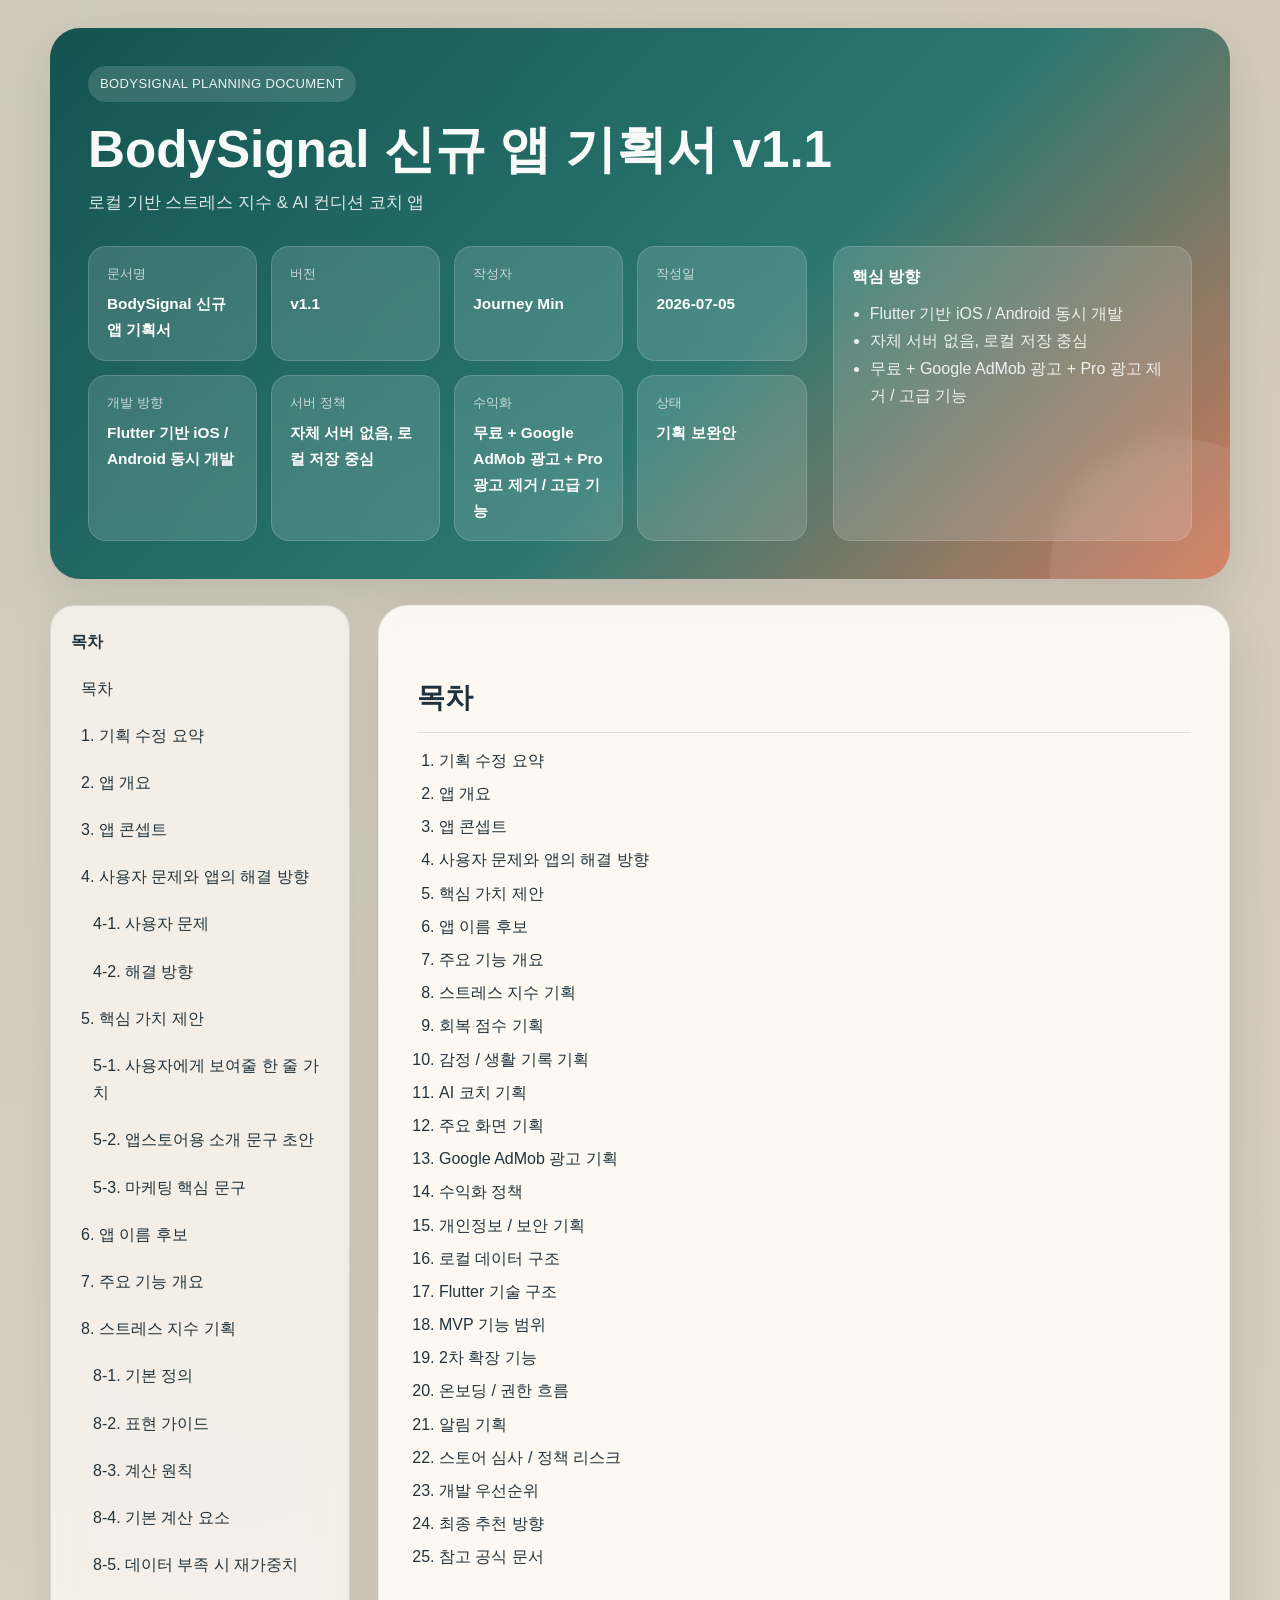
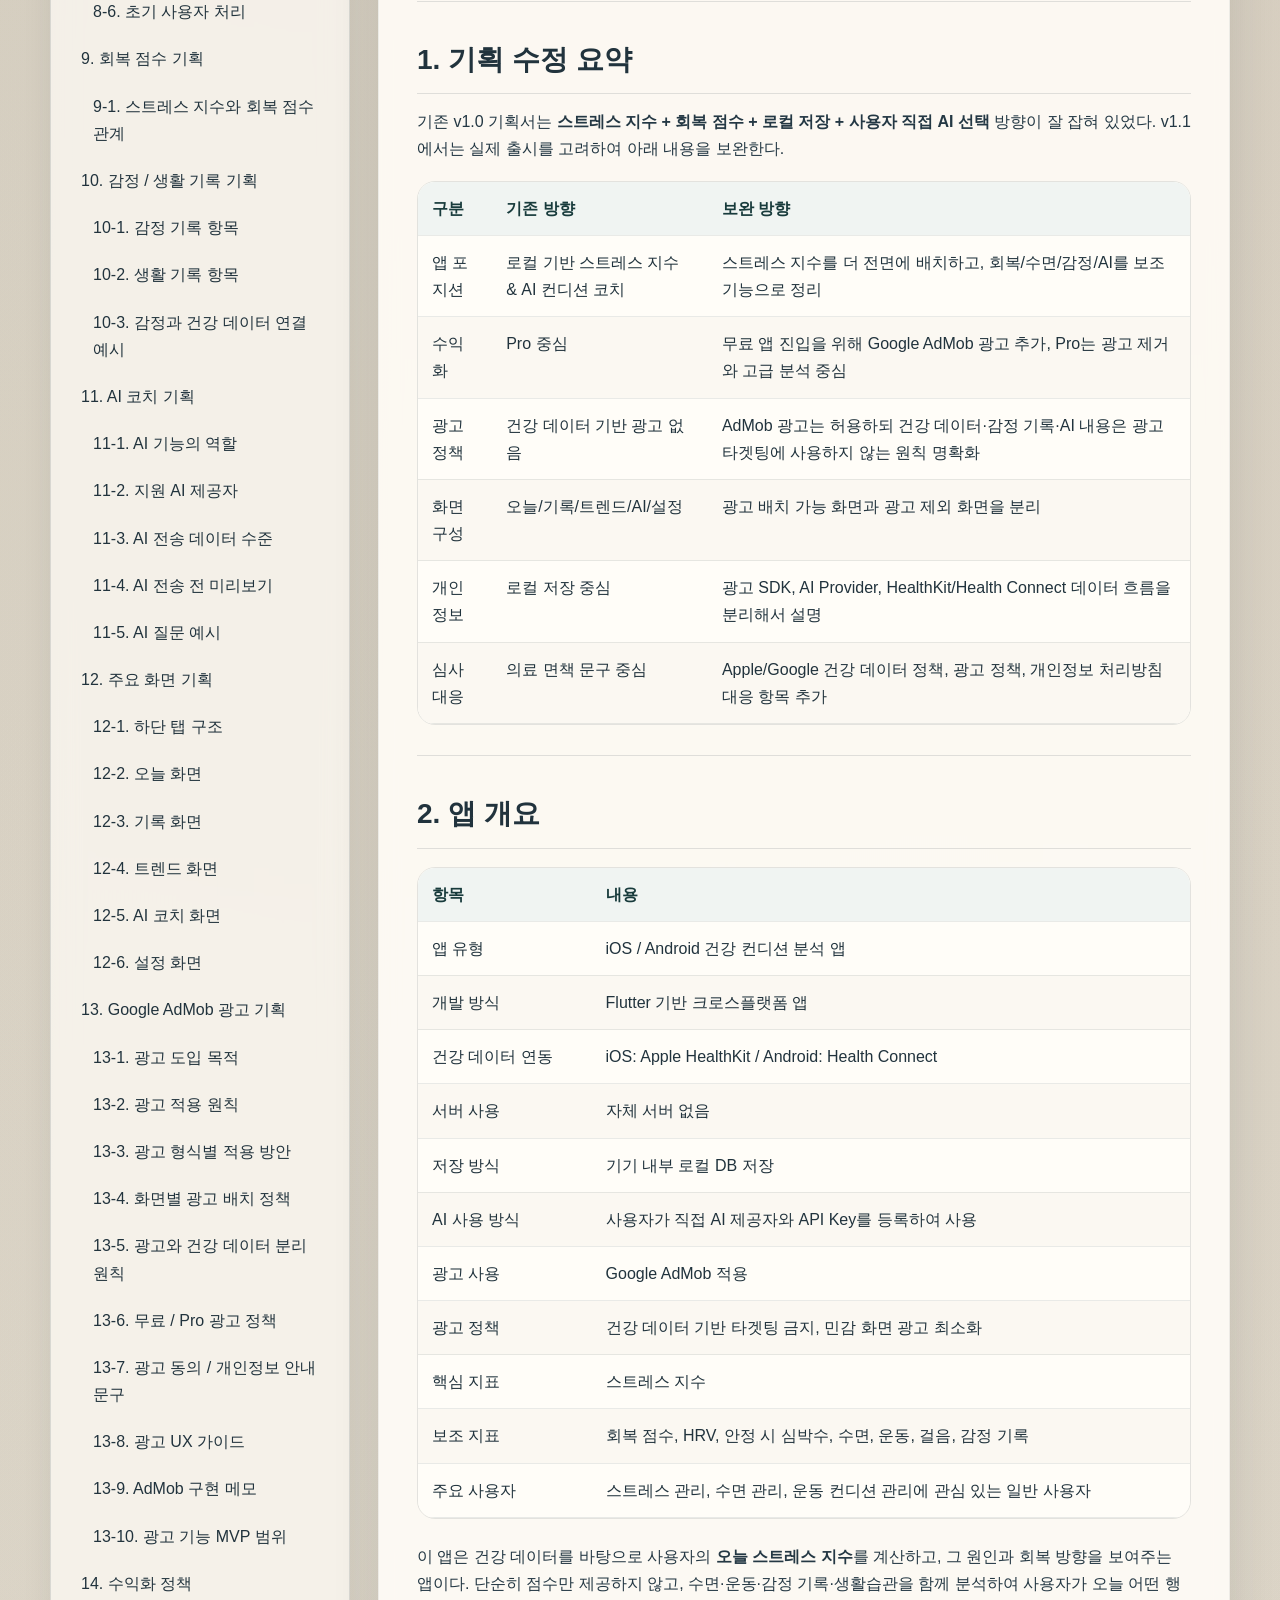
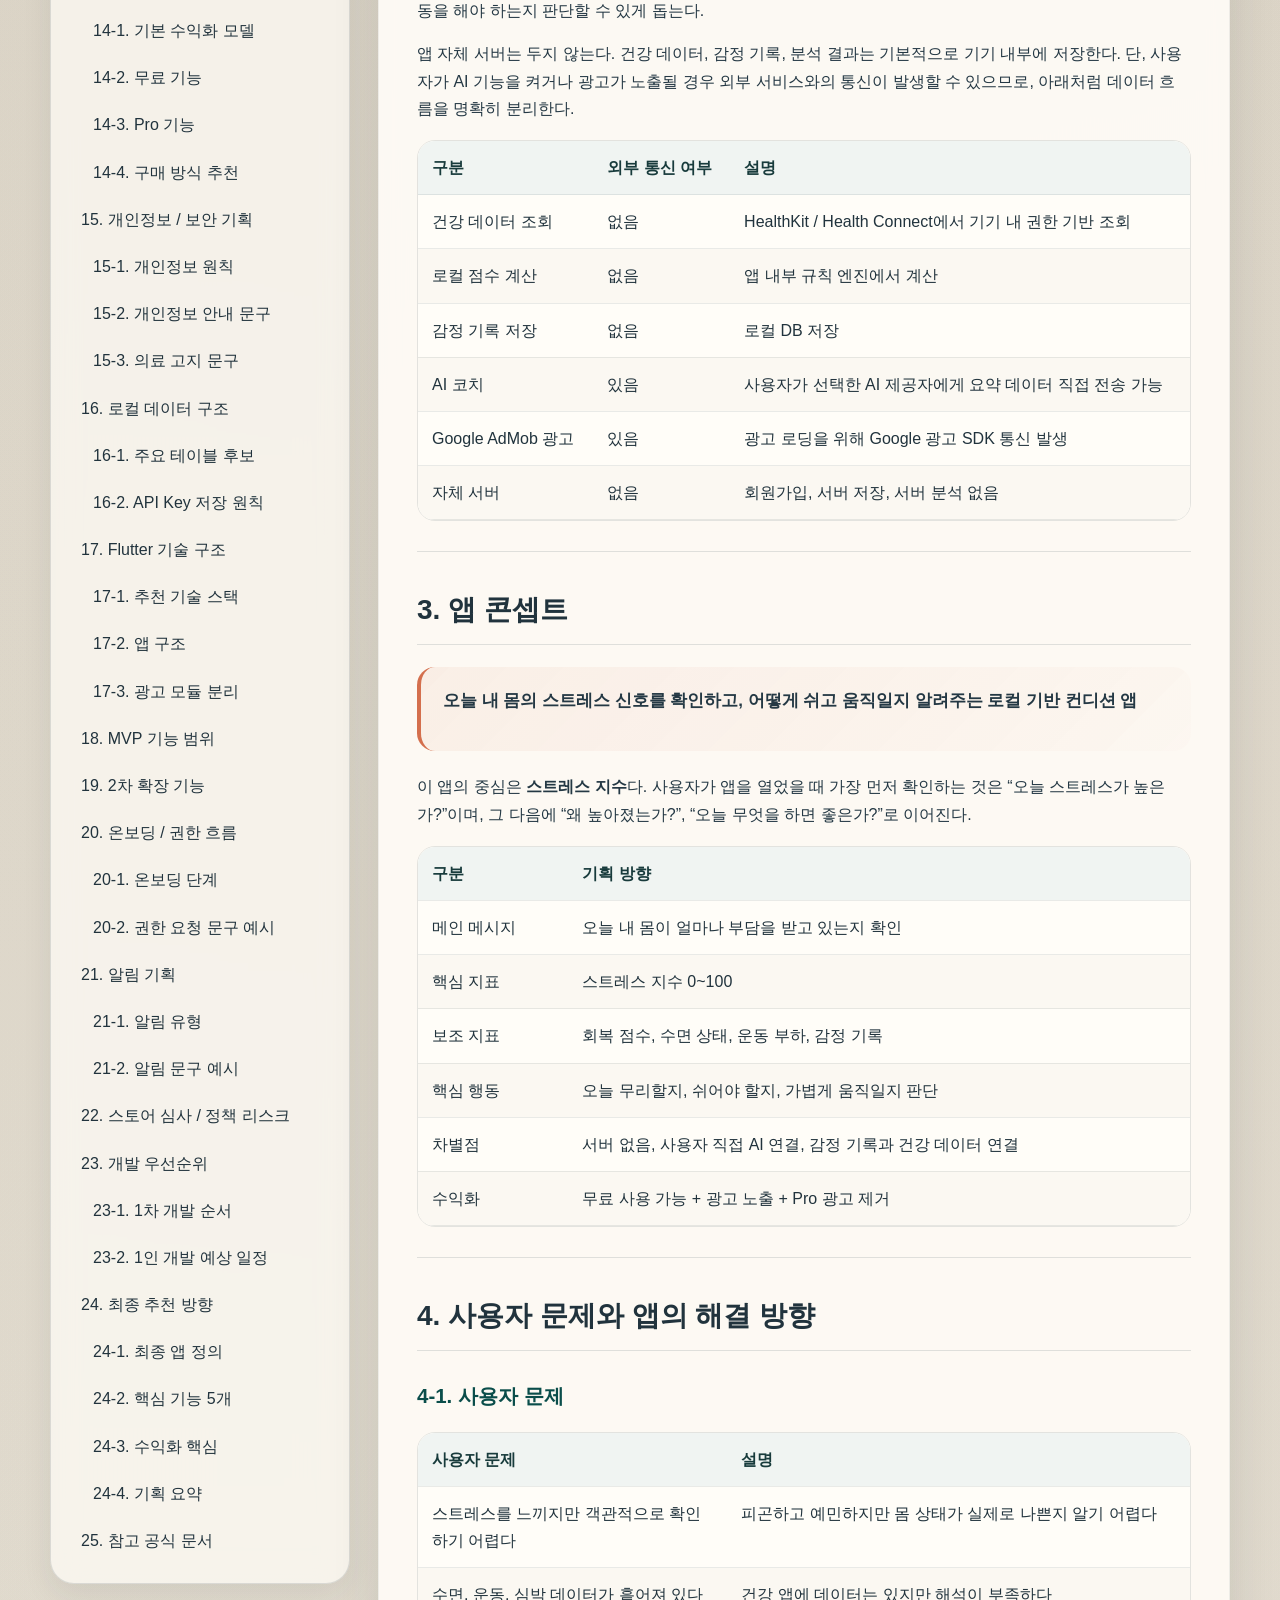
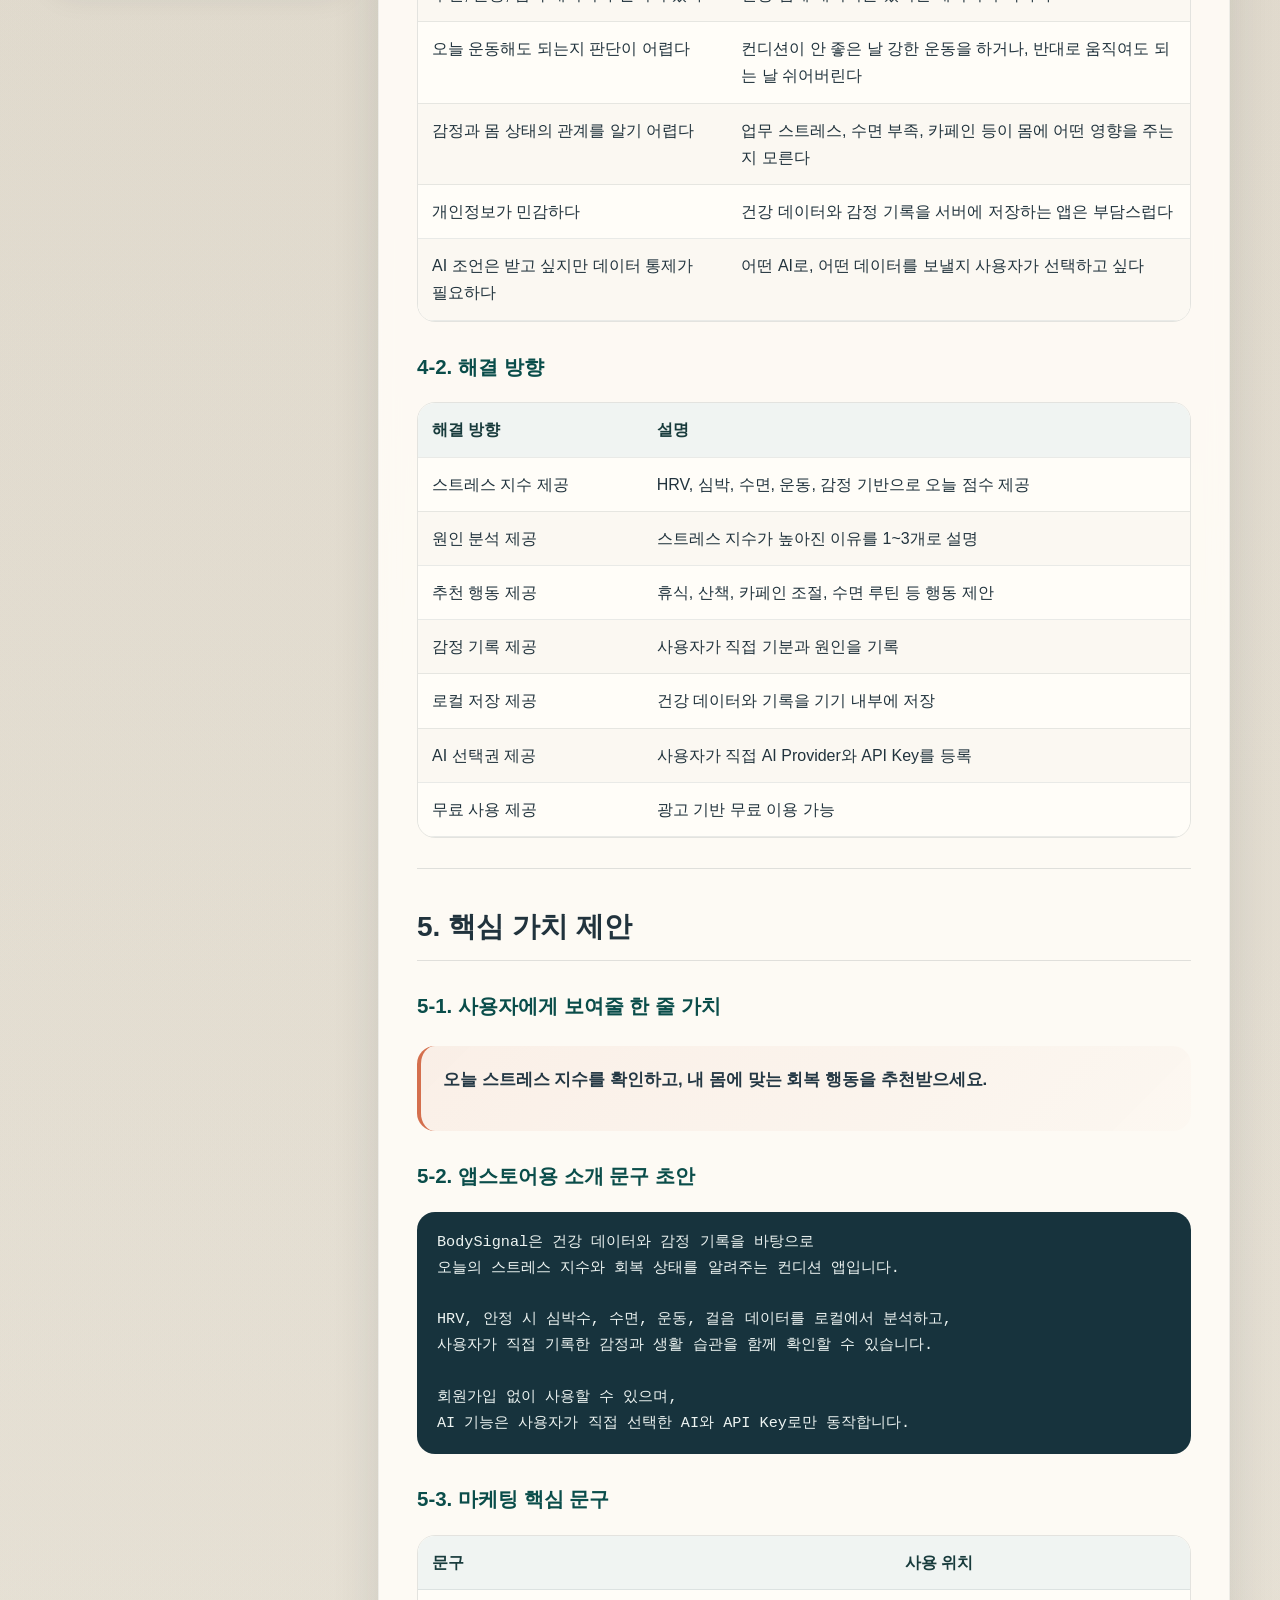
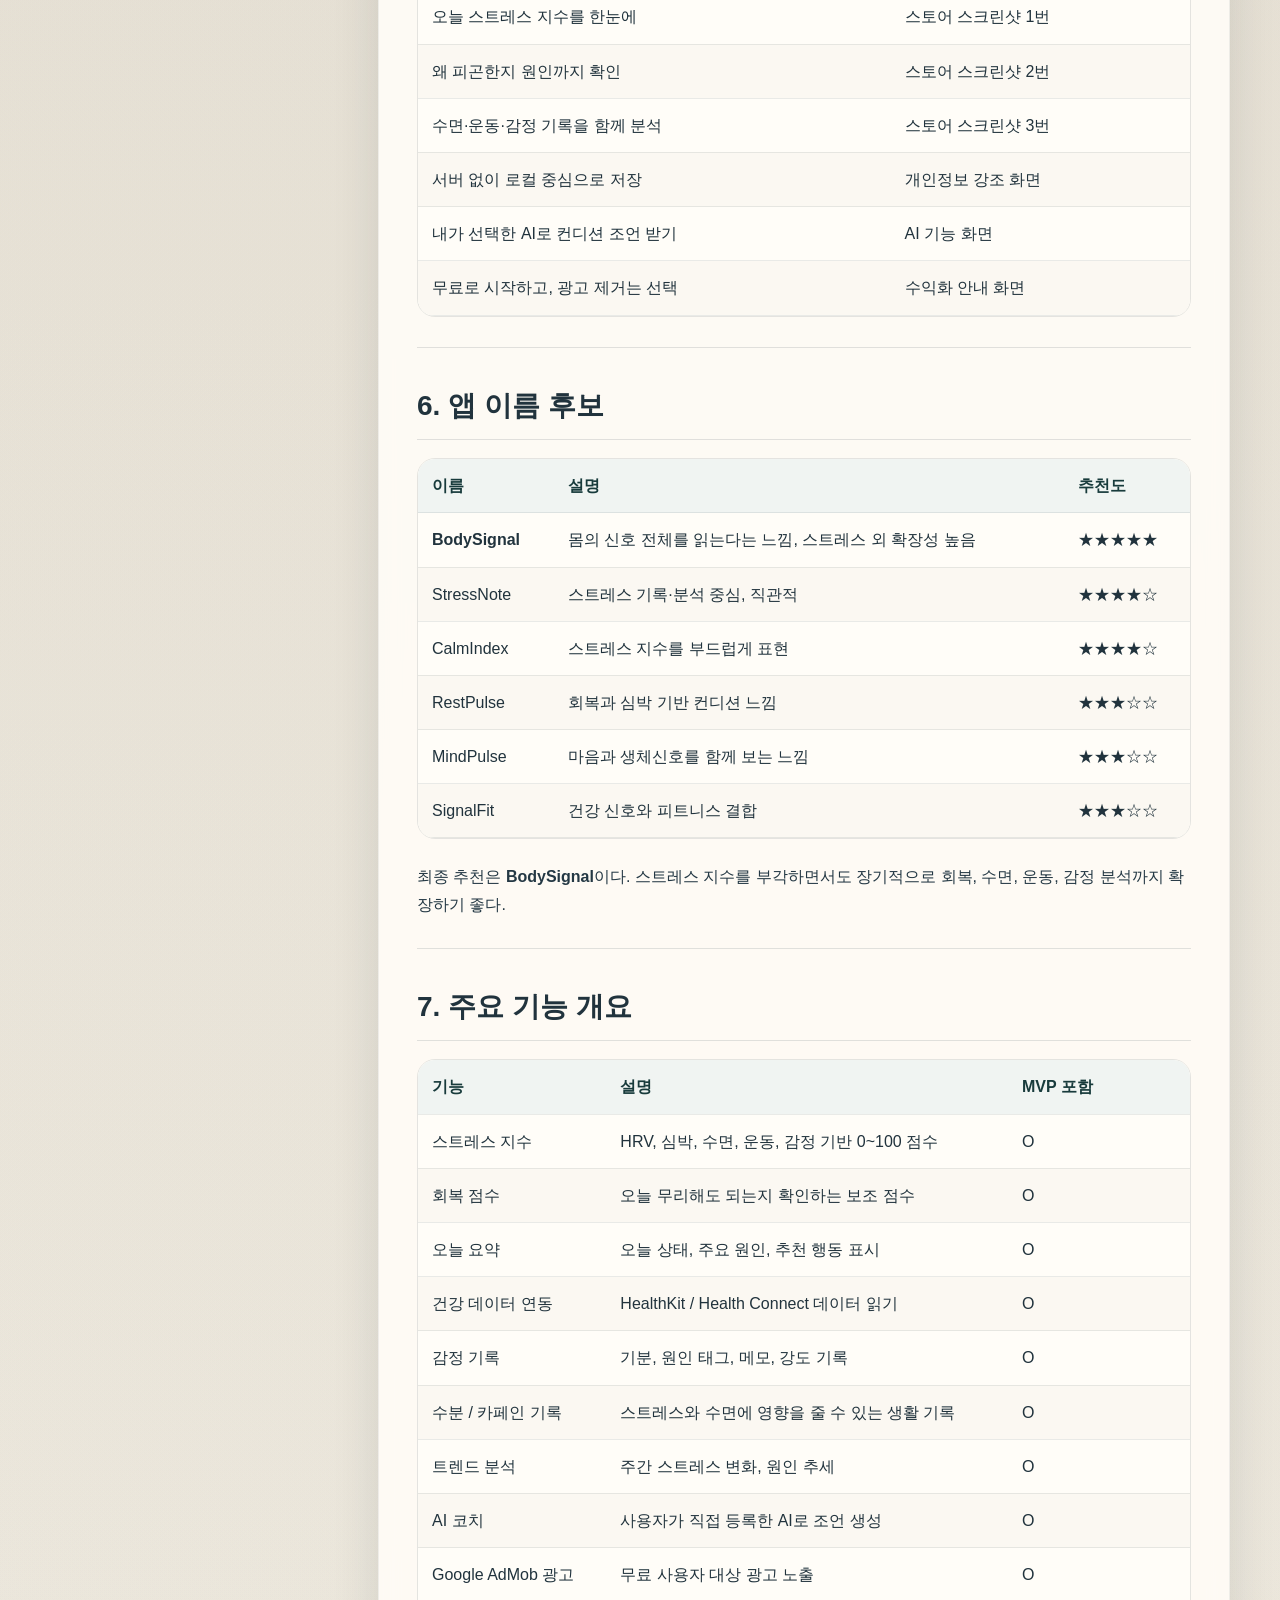
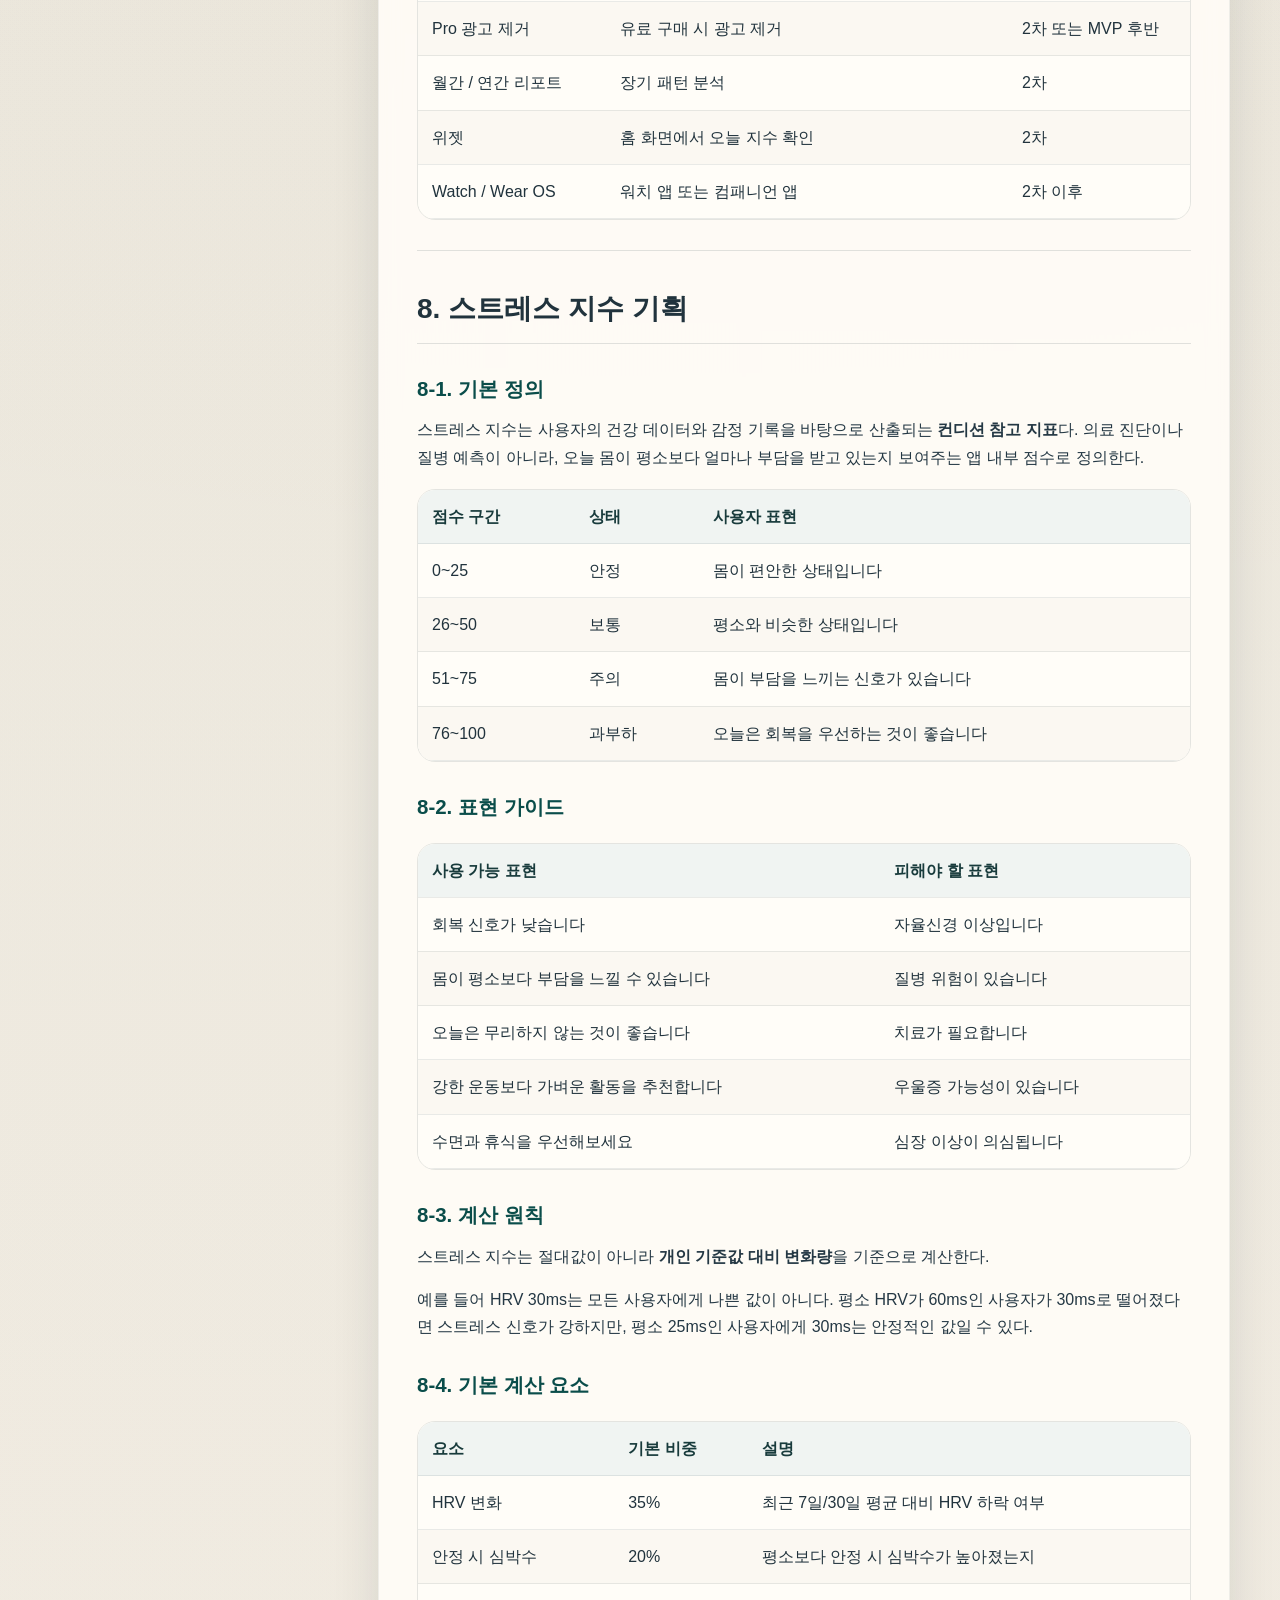
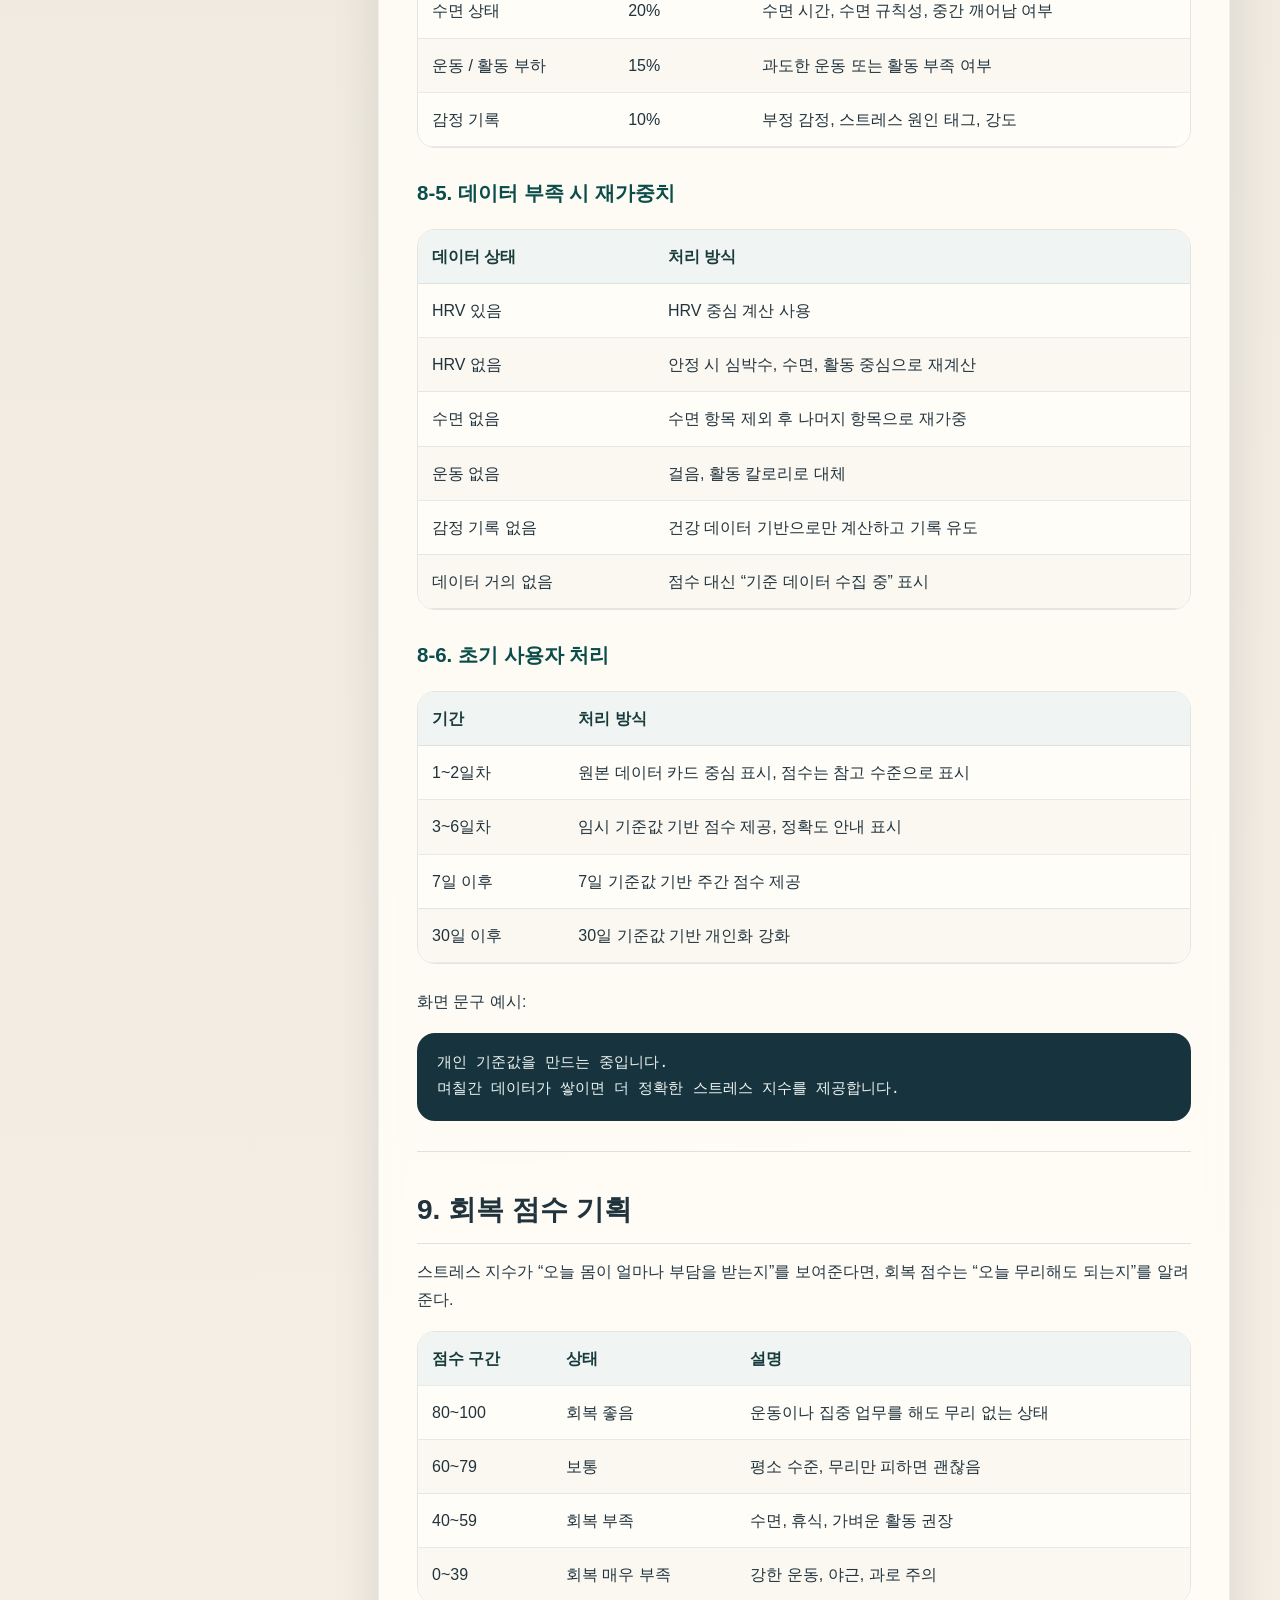
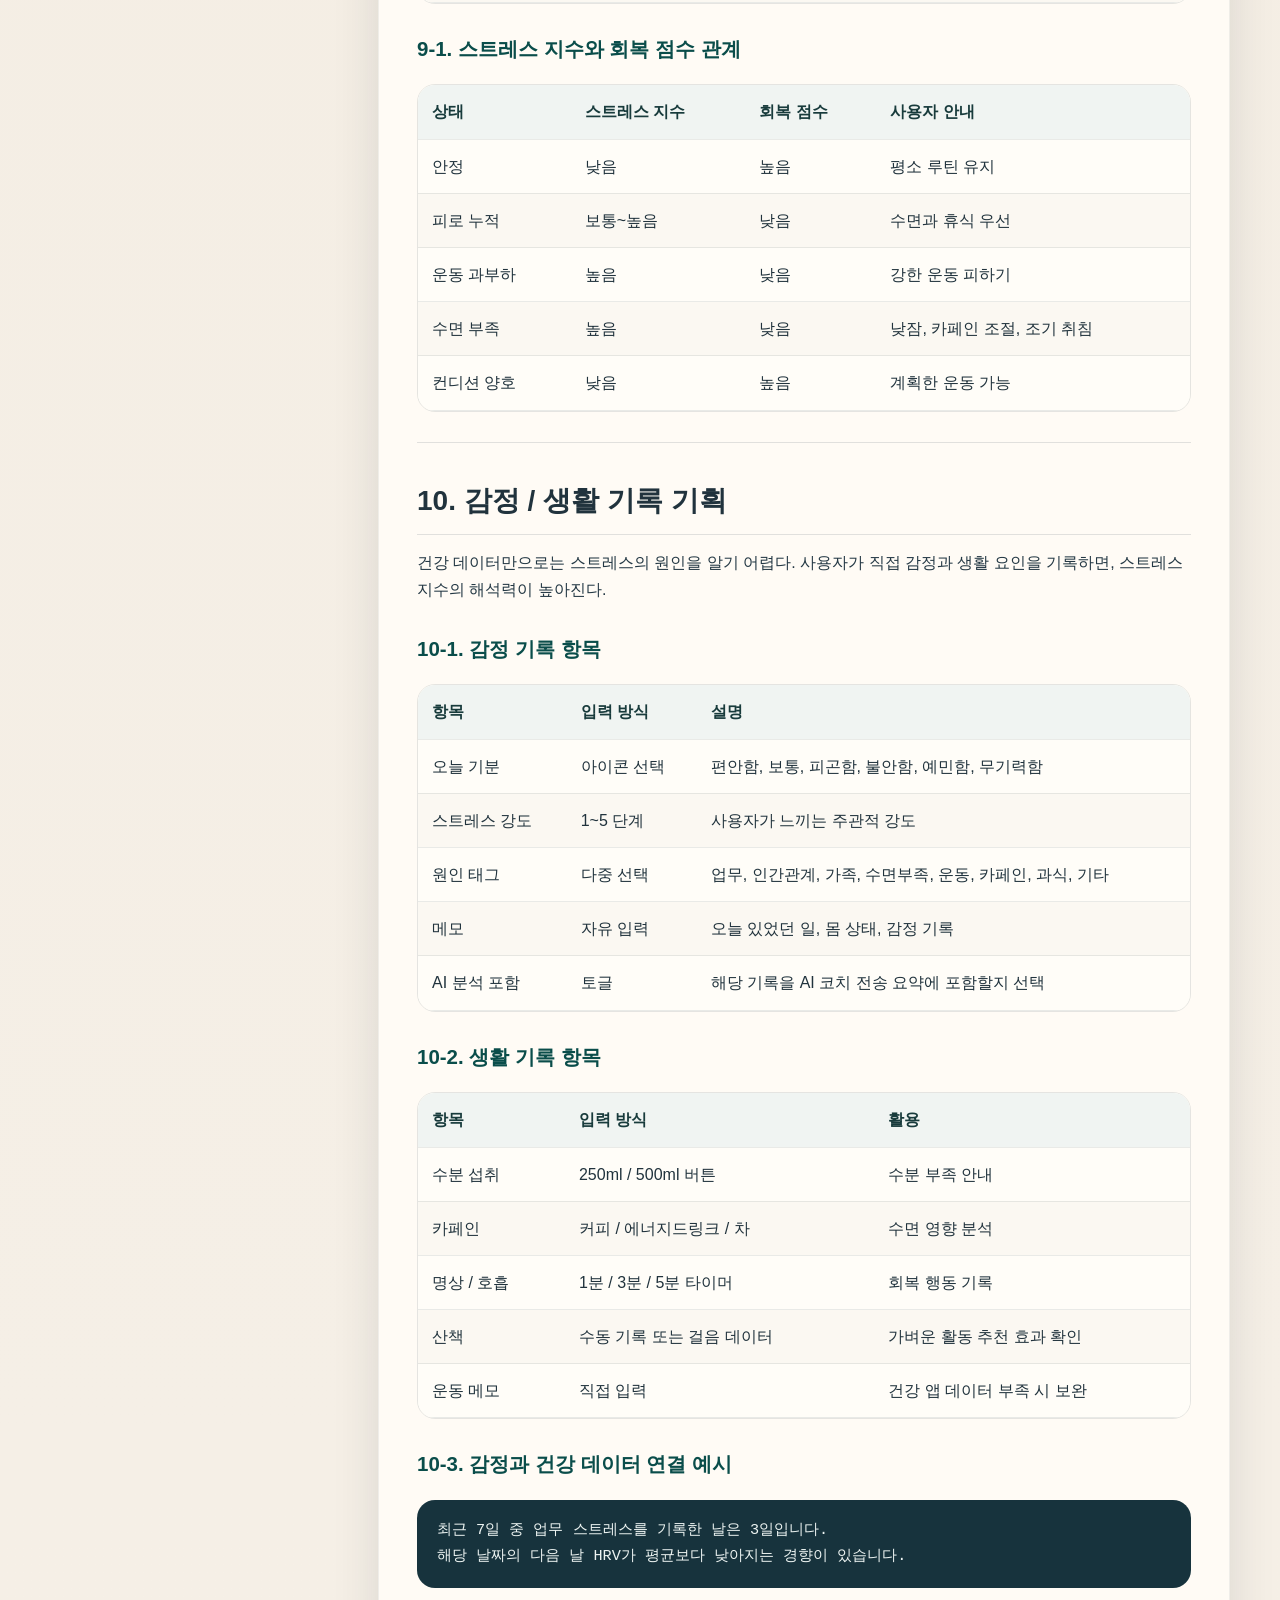
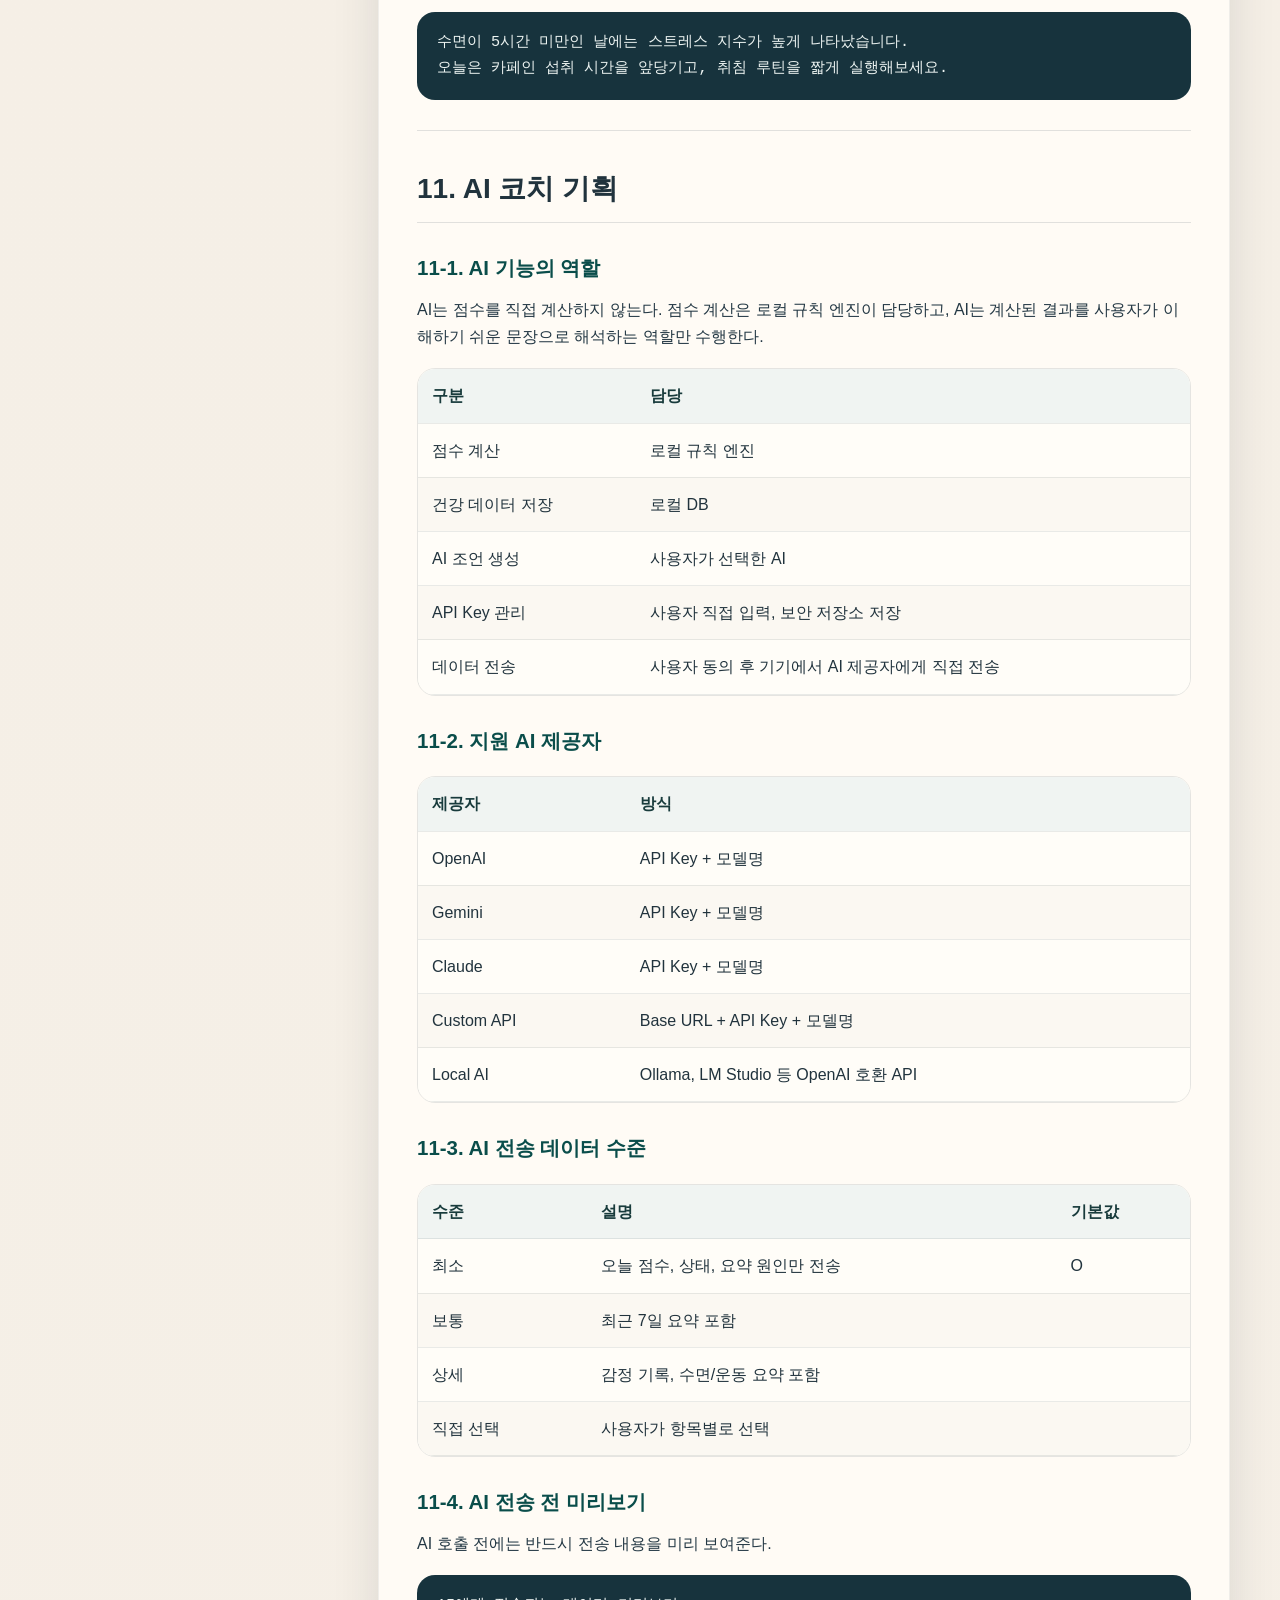
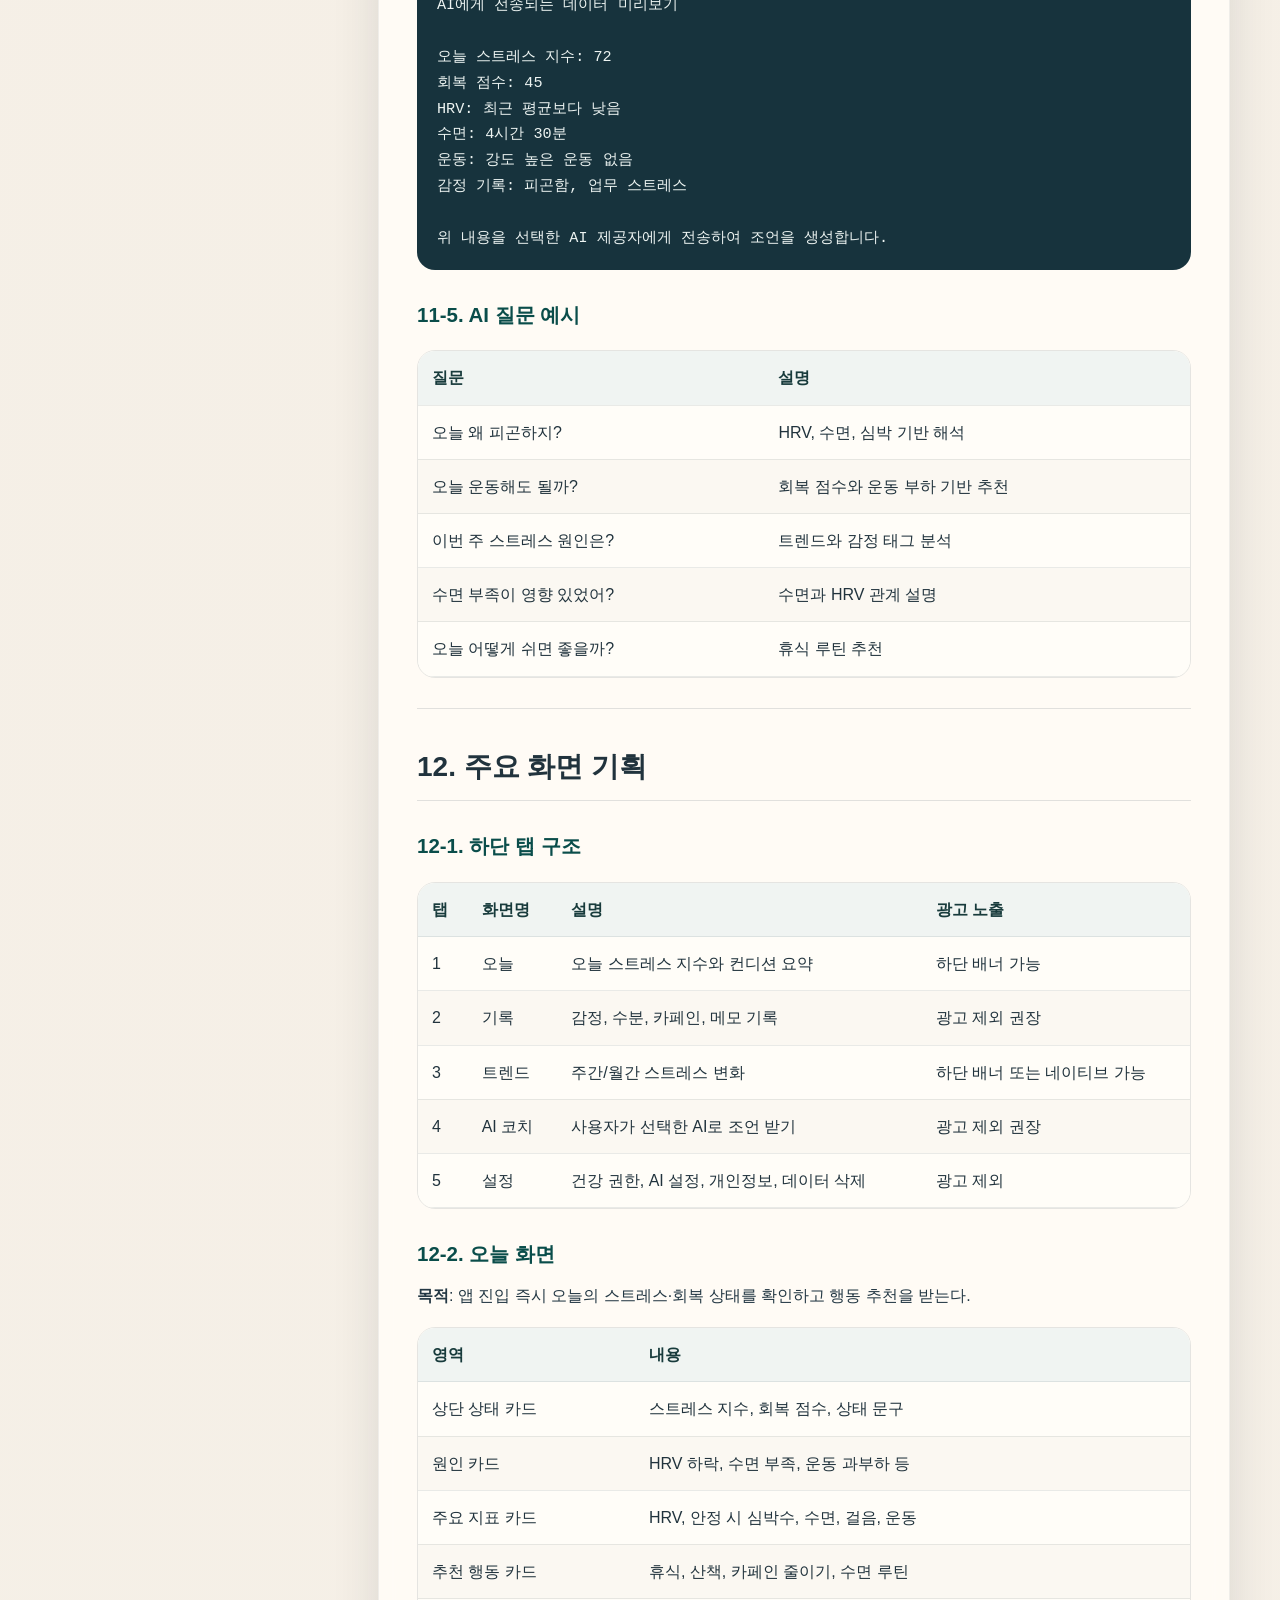
<file: BodySignal_1.html>
<!DOCTYPE html>
<html lang="ko">
<head>
  <meta charset="utf-8">
  <meta name="viewport" content="width=device-width, initial-scale=1">
  <title>BodySignal 신규 앱 기획서 v1.1</title>
  <style>
    :root {
      --bg: #f5efe6;
      --paper: rgba(255, 252, 247, 0.92);
      --line: rgba(43, 63, 74, 0.14);
      --text: #21333d;
      --muted: #60707a;
      --accent: #0e6b68;
      --accent-soft: rgba(14, 107, 104, 0.1);
      --accent-strong: #0a4d4a;
      --warm: #d46f4d;
      --shadow: 0 18px 48px rgba(23, 41, 53, 0.12);
      --content-width: 1180px;
    }
    * { box-sizing: border-box; }
    html { scroll-behavior: smooth; }
    body {
      margin: 0;
      font-family: "Pretendard", "Apple SD Gothic Neo", "Noto Sans KR", sans-serif;
      color: var(--text);
      background:
        radial-gradient(circle at top left, rgba(14, 107, 104, 0.12), transparent 28%),
        radial-gradient(circle at top right, rgba(212, 111, 77, 0.14), transparent 22%),
        linear-gradient(180deg, #efe6d8 0%, var(--bg) 32%, #f7f3ec 100%);
      line-height: 1.7;
    }
    a { color: var(--accent-strong); text-decoration: none; }
    a:hover { text-decoration: underline; }
    .shell { width: min(calc(100% - 32px), var(--content-width)); margin: 28px auto 60px; }
    .hero {
      position: relative;
      overflow: hidden;
      padding: 38px;
      border-radius: 30px;
      background: linear-gradient(135deg, rgba(10, 77, 74, 0.95), rgba(20, 108, 102, 0.88) 58%, rgba(212, 111, 77, 0.88));
      color: #f8faf9;
      box-shadow: var(--shadow);
    }
    .hero::after {
      content: "";
      position: absolute;
      inset: auto -80px -120px auto;
      width: 260px;
      height: 260px;
      background: rgba(255, 255, 255, 0.08);
      border-radius: 50%;
    }
    .eyebrow {
      display: inline-flex;
      align-items: center;
      gap: 8px;
      padding: 7px 12px;
      border-radius: 999px;
      background: rgba(255, 255, 255, 0.14);
      color: rgba(255, 255, 255, 0.9);
      font-size: 13px;
      letter-spacing: 0.03em;
      text-transform: uppercase;
    }
    .hero h1 { margin: 18px 0 10px; font-size: clamp(2.1rem, 4vw, 3.4rem); line-height: 1.16; }
    .hero p { margin: 0; max-width: 780px; color: rgba(248, 250, 249, 0.88); font-size: 1.05rem; }
    .hero-grid { display: grid; grid-template-columns: 2fr 1fr; gap: 26px; margin-top: 28px; position: relative; z-index: 1; }
    .meta-grid { display: grid; grid-template-columns: repeat(auto-fit, minmax(160px, 1fr)); gap: 14px; }
    .meta-card, .summary-card {
      padding: 16px 18px;
      border-radius: 18px;
      background: rgba(255, 255, 255, 0.14);
      border: 1px solid rgba(255, 255, 255, 0.16);
      backdrop-filter: blur(12px);
    }
    .meta-label { display: block; margin-bottom: 6px; font-size: 0.82rem; color: rgba(248, 250, 249, 0.75); }
    .meta-card strong { display: block; font-size: 0.96rem; color: #fff; }
    .summary-card h2 { margin: 0 0 10px; font-size: 1rem; color: #fff; }
    .summary-card ul { margin: 0; padding-left: 18px; color: rgba(248, 250, 249, 0.92); }
    .layout { display: grid; grid-template-columns: 300px minmax(0, 1fr); gap: 28px; align-items: start; margin-top: 26px; }
    aside {
      position: sticky;
      top: 20px;
      padding: 22px 20px;
      border-radius: 24px;
      background: rgba(255, 252, 247, 0.72);
      border: 1px solid var(--line);
      backdrop-filter: blur(14px);
      box-shadow: 0 12px 30px rgba(26, 42, 52, 0.08);
    }
    aside h2 { margin: 0 0 12px; font-size: 1rem; }
    .toc { list-style: none; padding: 0; margin: 0; }
    .toc li + li { margin-top: 6px; }
    .toc-level-3 { padding-left: 12px; }
    .toc a { display: block; padding: 7px 10px; border-radius: 12px; color: var(--text); }
    .toc a:hover { background: var(--accent-soft); text-decoration: none; }
    .content {
      padding: 34px 38px;
      border-radius: 30px;
      background: var(--paper);
      border: 1px solid rgba(59, 80, 89, 0.08);
      box-shadow: var(--shadow);
      backdrop-filter: blur(10px);
    }
    .content h2, .content h3, .content h4 { scroll-margin-top: 24px; }
    .content h2 { margin: 34px 0 14px; padding-bottom: 10px; border-bottom: 1px solid var(--line); font-size: 1.75rem; }
    .content h3 { margin: 28px 0 10px; font-size: 1.28rem; color: var(--accent-strong); }
    .content h4 { margin: 24px 0 8px; font-size: 1.06rem; }
    .content p { margin: 0 0 16px; color: #243844; }
    .content ol, .content ul { margin: 0 0 18px; padding-left: 22px; }
    .content li { margin-bottom: 6px; }
    .content hr { border: 0; border-top: 1px solid var(--line); margin: 30px 0; }
    .table-wrap { overflow-x: auto; margin: 18px 0 24px; border-radius: 18px; border: 1px solid rgba(41, 69, 79, 0.12); }
    table { width: 100%; border-collapse: collapse; background: #fffdf8; min-width: 640px; }
    th, td { padding: 13px 14px; border-bottom: 1px solid rgba(41, 69, 79, 0.1); vertical-align: top; text-align: left; }
    th { background: #f0f4f2; color: #183b3c; font-weight: 700; }
    tbody tr:nth-child(even) td { background: #fbf8f2; }
    blockquote { margin: 22px 0; padding: 20px 22px; border-left: 4px solid var(--warm); background: linear-gradient(135deg, rgba(212, 111, 77, 0.08), rgba(212, 111, 77, 0.02)); border-radius: 18px; }
    blockquote p { margin: 0; font-size: 1.05rem; }
    pre { margin: 18px 0 24px; padding: 18px 20px; overflow-x: auto; border-radius: 18px; background: #17333d; color: #edf4f2; }
    code { font-family: "SFMono-Regular", "Consolas", monospace; font-size: 0.95em; background: rgba(18, 85, 82, 0.08); padding: 2px 6px; border-radius: 6px; }
    pre code { background: transparent; padding: 0; border-radius: 0; color: inherit; }
    @media (max-width: 980px) {
      .hero-grid, .layout { grid-template-columns: 1fr; }
      aside { position: static; order: -1; }
      .content { padding: 28px 20px; }
      .hero { padding: 28px 22px; }
    }
    @media (max-width: 640px) {
      .shell { width: min(calc(100% - 18px), var(--content-width)); margin-top: 14px; }
      .content h2 { font-size: 1.45rem; }
      .content h3 { font-size: 1.18rem; }
      th, td { padding: 11px 12px; }
      .toc a { padding: 8px 0; }
    }
  </style>
</head>
<body>
  <div class="shell">
    <header class="hero">
      <span class="eyebrow">BodySignal Planning Document</span>
      <h1>BodySignal 신규 앱 기획서 v1.1</h1>
      <p>로컬 기반 스트레스 지수 &amp; AI 컨디션 코치 앱</p>
      <div class="hero-grid">
        <div class="meta-grid"><div class="meta-card"><span class="meta-label">문서명</span><strong>BodySignal 신규 앱 기획서</strong></div><div class="meta-card"><span class="meta-label">버전</span><strong>v1.1</strong></div><div class="meta-card"><span class="meta-label">작성자</span><strong>Journey Min</strong></div><div class="meta-card"><span class="meta-label">작성일</span><strong>2026-07-05</strong></div><div class="meta-card"><span class="meta-label">개발 방향</span><strong>Flutter 기반 iOS / Android 동시 개발</strong></div><div class="meta-card"><span class="meta-label">서버 정책</span><strong>자체 서버 없음, 로컬 저장 중심</strong></div><div class="meta-card"><span class="meta-label">수익화</span><strong>무료 + Google AdMob 광고 + Pro 광고 제거 / 고급 기능</strong></div><div class="meta-card"><span class="meta-label">상태</span><strong>기획 보완안</strong></div></div>
        <section class="summary-card">
          <h2>핵심 방향</h2>
          <ul><li>Flutter 기반 iOS / Android 동시 개발</li><li>자체 서버 없음, 로컬 저장 중심</li><li>무료 + Google AdMob 광고 + Pro 광고 제거 / 고급 기능</li></ul>
        </section>
      </div>
    </header>
    <div class="layout">
      <aside>
        <h2>목차</h2>
        <ul class="toc"><li class="toc-level-2"><a href="#목차">목차</a></li><li class="toc-level-2"><a href="#1-기획-수정-요약">1. 기획 수정 요약</a></li><li class="toc-level-2"><a href="#2-앱-개요">2. 앱 개요</a></li><li class="toc-level-2"><a href="#3-앱-콘셉트">3. 앱 콘셉트</a></li><li class="toc-level-2"><a href="#4-사용자-문제와-앱의-해결-방향">4. 사용자 문제와 앱의 해결 방향</a></li><li class="toc-level-3"><a href="#4-1-사용자-문제">4-1. 사용자 문제</a></li><li class="toc-level-3"><a href="#4-2-해결-방향">4-2. 해결 방향</a></li><li class="toc-level-2"><a href="#5-핵심-가치-제안">5. 핵심 가치 제안</a></li><li class="toc-level-3"><a href="#5-1-사용자에게-보여줄-한-줄-가치">5-1. 사용자에게 보여줄 한 줄 가치</a></li><li class="toc-level-3"><a href="#5-2-앱스토어용-소개-문구-초안">5-2. 앱스토어용 소개 문구 초안</a></li><li class="toc-level-3"><a href="#5-3-마케팅-핵심-문구">5-3. 마케팅 핵심 문구</a></li><li class="toc-level-2"><a href="#6-앱-이름-후보">6. 앱 이름 후보</a></li><li class="toc-level-2"><a href="#7-주요-기능-개요">7. 주요 기능 개요</a></li><li class="toc-level-2"><a href="#8-스트레스-지수-기획">8. 스트레스 지수 기획</a></li><li class="toc-level-3"><a href="#8-1-기본-정의">8-1. 기본 정의</a></li><li class="toc-level-3"><a href="#8-2-표현-가이드">8-2. 표현 가이드</a></li><li class="toc-level-3"><a href="#8-3-계산-원칙">8-3. 계산 원칙</a></li><li class="toc-level-3"><a href="#8-4-기본-계산-요소">8-4. 기본 계산 요소</a></li><li class="toc-level-3"><a href="#8-5-데이터-부족-시-재가중치">8-5. 데이터 부족 시 재가중치</a></li><li class="toc-level-3"><a href="#8-6-초기-사용자-처리">8-6. 초기 사용자 처리</a></li><li class="toc-level-2"><a href="#9-회복-점수-기획">9. 회복 점수 기획</a></li><li class="toc-level-3"><a href="#9-1-스트레스-지수와-회복-점수-관계">9-1. 스트레스 지수와 회복 점수 관계</a></li><li class="toc-level-2"><a href="#10-감정-생활-기록-기획">10. 감정 / 생활 기록 기획</a></li><li class="toc-level-3"><a href="#10-1-감정-기록-항목">10-1. 감정 기록 항목</a></li><li class="toc-level-3"><a href="#10-2-생활-기록-항목">10-2. 생활 기록 항목</a></li><li class="toc-level-3"><a href="#10-3-감정과-건강-데이터-연결-예시">10-3. 감정과 건강 데이터 연결 예시</a></li><li class="toc-level-2"><a href="#11-ai-코치-기획">11. AI 코치 기획</a></li><li class="toc-level-3"><a href="#11-1-ai-기능의-역할">11-1. AI 기능의 역할</a></li><li class="toc-level-3"><a href="#11-2-지원-ai-제공자">11-2. 지원 AI 제공자</a></li><li class="toc-level-3"><a href="#11-3-ai-전송-데이터-수준">11-3. AI 전송 데이터 수준</a></li><li class="toc-level-3"><a href="#11-4-ai-전송-전-미리보기">11-4. AI 전송 전 미리보기</a></li><li class="toc-level-3"><a href="#11-5-ai-질문-예시">11-5. AI 질문 예시</a></li><li class="toc-level-2"><a href="#12-주요-화면-기획">12. 주요 화면 기획</a></li><li class="toc-level-3"><a href="#12-1-하단-탭-구조">12-1. 하단 탭 구조</a></li><li class="toc-level-3"><a href="#12-2-오늘-화면">12-2. 오늘 화면</a></li><li class="toc-level-3"><a href="#12-3-기록-화면">12-3. 기록 화면</a></li><li class="toc-level-3"><a href="#12-4-트렌드-화면">12-4. 트렌드 화면</a></li><li class="toc-level-3"><a href="#12-5-ai-코치-화면">12-5. AI 코치 화면</a></li><li class="toc-level-3"><a href="#12-6-설정-화면">12-6. 설정 화면</a></li><li class="toc-level-2"><a href="#13-google-admob-광고-기획">13. Google AdMob 광고 기획</a></li><li class="toc-level-3"><a href="#13-1-광고-도입-목적">13-1. 광고 도입 목적</a></li><li class="toc-level-3"><a href="#13-2-광고-적용-원칙">13-2. 광고 적용 원칙</a></li><li class="toc-level-3"><a href="#13-3-광고-형식별-적용-방안">13-3. 광고 형식별 적용 방안</a></li><li class="toc-level-3"><a href="#13-4-화면별-광고-배치-정책">13-4. 화면별 광고 배치 정책</a></li><li class="toc-level-3"><a href="#13-5-광고와-건강-데이터-분리-원칙">13-5. 광고와 건강 데이터 분리 원칙</a></li><li class="toc-level-3"><a href="#13-6-무료-pro-광고-정책">13-6. 무료 / Pro 광고 정책</a></li><li class="toc-level-3"><a href="#13-7-광고-동의-개인정보-안내-문구">13-7. 광고 동의 / 개인정보 안내 문구</a></li><li class="toc-level-3"><a href="#13-8-광고-ux-가이드">13-8. 광고 UX 가이드</a></li><li class="toc-level-3"><a href="#13-9-admob-구현-메모">13-9. AdMob 구현 메모</a></li><li class="toc-level-3"><a href="#13-10-광고-기능-mvp-범위">13-10. 광고 기능 MVP 범위</a></li><li class="toc-level-2"><a href="#14-수익화-정책">14. 수익화 정책</a></li><li class="toc-level-3"><a href="#14-1-기본-수익화-모델">14-1. 기본 수익화 모델</a></li><li class="toc-level-3"><a href="#14-2-무료-기능">14-2. 무료 기능</a></li><li class="toc-level-3"><a href="#14-3-pro-기능">14-3. Pro 기능</a></li><li class="toc-level-3"><a href="#14-4-구매-방식-추천">14-4. 구매 방식 추천</a></li><li class="toc-level-2"><a href="#15-개인정보-보안-기획">15. 개인정보 / 보안 기획</a></li><li class="toc-level-3"><a href="#15-1-개인정보-원칙">15-1. 개인정보 원칙</a></li><li class="toc-level-3"><a href="#15-2-개인정보-안내-문구">15-2. 개인정보 안내 문구</a></li><li class="toc-level-3"><a href="#15-3-의료-고지-문구">15-3. 의료 고지 문구</a></li><li class="toc-level-2"><a href="#16-로컬-데이터-구조">16. 로컬 데이터 구조</a></li><li class="toc-level-3"><a href="#16-1-주요-테이블-후보">16-1. 주요 테이블 후보</a></li><li class="toc-level-3"><a href="#16-2-api-key-저장-원칙">16-2. API Key 저장 원칙</a></li><li class="toc-level-2"><a href="#17-flutter-기술-구조">17. Flutter 기술 구조</a></li><li class="toc-level-3"><a href="#17-1-추천-기술-스택">17-1. 추천 기술 스택</a></li><li class="toc-level-3"><a href="#17-2-앱-구조">17-2. 앱 구조</a></li><li class="toc-level-3"><a href="#17-3-광고-모듈-분리">17-3. 광고 모듈 분리</a></li><li class="toc-level-2"><a href="#18-mvp-기능-범위">18. MVP 기능 범위</a></li><li class="toc-level-2"><a href="#19-2차-확장-기능">19. 2차 확장 기능</a></li><li class="toc-level-2"><a href="#20-온보딩-권한-흐름">20. 온보딩 / 권한 흐름</a></li><li class="toc-level-3"><a href="#20-1-온보딩-단계">20-1. 온보딩 단계</a></li><li class="toc-level-3"><a href="#20-2-권한-요청-문구-예시">20-2. 권한 요청 문구 예시</a></li><li class="toc-level-2"><a href="#21-알림-기획">21. 알림 기획</a></li><li class="toc-level-3"><a href="#21-1-알림-유형">21-1. 알림 유형</a></li><li class="toc-level-3"><a href="#21-2-알림-문구-예시">21-2. 알림 문구 예시</a></li><li class="toc-level-2"><a href="#22-스토어-심사-정책-리스크">22. 스토어 심사 / 정책 리스크</a></li><li class="toc-level-2"><a href="#23-개발-우선순위">23. 개발 우선순위</a></li><li class="toc-level-3"><a href="#23-1-1차-개발-순서">23-1. 1차 개발 순서</a></li><li class="toc-level-3"><a href="#23-2-1인-개발-예상-일정">23-2. 1인 개발 예상 일정</a></li><li class="toc-level-2"><a href="#24-최종-추천-방향">24. 최종 추천 방향</a></li><li class="toc-level-3"><a href="#24-1-최종-앱-정의">24-1. 최종 앱 정의</a></li><li class="toc-level-3"><a href="#24-2-핵심-기능-5개">24-2. 핵심 기능 5개</a></li><li class="toc-level-3"><a href="#24-3-수익화-핵심">24-3. 수익화 핵심</a></li><li class="toc-level-3"><a href="#24-4-기획-요약">24-4. 기획 요약</a></li><li class="toc-level-2"><a href="#25-참고-공식-문서">25. 참고 공식 문서</a></li></ul>
      </aside>
      <main class="content">
        <h2 id="목차">목차</h2><ol><li>기획 수정 요약</li><li>앱 개요</li><li>앱 콘셉트</li><li>사용자 문제와 앱의 해결 방향</li><li>핵심 가치 제안</li><li>앱 이름 후보</li><li>주요 기능 개요</li><li>스트레스 지수 기획</li><li>회복 점수 기획</li><li>감정 / 생활 기록 기획</li><li>AI 코치 기획</li><li>주요 화면 기획</li><li>Google AdMob 광고 기획</li><li>수익화 정책</li><li>개인정보 / 보안 기획</li><li>로컬 데이터 구조</li><li>Flutter 기술 구조</li><li>MVP 기능 범위</li><li>2차 확장 기능</li><li>온보딩 / 권한 흐름</li><li>알림 기획</li><li>스토어 심사 / 정책 리스크</li><li>개발 우선순위</li><li>최종 추천 방향</li><li>참고 공식 문서</li></ol><hr><h2 id="1-기획-수정-요약">1. 기획 수정 요약</h2><p>기존 v1.0 기획서는 <strong>스트레스 지수 + 회복 점수 + 로컬 저장 + 사용자 직접 AI 선택</strong> 방향이 잘 잡혀 있었다. v1.1에서는 실제 출시를 고려하여 아래 내용을 보완한다.</p><div class="table-wrap"><table><thead><tr><th>구분</th><th>기존 방향</th><th>보완 방향</th></tr></thead><tbody><tr><td>앱 포지션</td><td>로컬 기반 스트레스 지수 &amp; AI 컨디션 코치</td><td>스트레스 지수를 더 전면에 배치하고, 회복/수면/감정/AI를 보조 기능으로 정리</td></tr><tr><td>수익화</td><td>Pro 중심</td><td>무료 앱 진입을 위해 Google AdMob 광고 추가, Pro는 광고 제거와 고급 분석 중심</td></tr><tr><td>광고 정책</td><td>건강 데이터 기반 광고 없음</td><td>AdMob 광고는 허용하되 건강 데이터·감정 기록·AI 내용은 광고 타겟팅에 사용하지 않는 원칙 명확화</td></tr><tr><td>화면 구성</td><td>오늘/기록/트렌드/AI/설정</td><td>광고 배치 가능 화면과 광고 제외 화면을 분리</td></tr><tr><td>개인정보</td><td>로컬 저장 중심</td><td>광고 SDK, AI Provider, HealthKit/Health Connect 데이터 흐름을 분리해서 설명</td></tr><tr><td>심사 대응</td><td>의료 면책 문구 중심</td><td>Apple/Google 건강 데이터 정책, 광고 정책, 개인정보 처리방침 대응 항목 추가</td></tr></tbody></table></div><hr><h2 id="2-앱-개요">2. 앱 개요</h2><div class="table-wrap"><table><thead><tr><th>항목</th><th>내용</th></tr></thead><tbody><tr><td>앱 유형</td><td>iOS / Android 건강 컨디션 분석 앱</td></tr><tr><td>개발 방식</td><td>Flutter 기반 크로스플랫폼 앱</td></tr><tr><td>건강 데이터 연동</td><td>iOS: Apple HealthKit / Android: Health Connect</td></tr><tr><td>서버 사용</td><td>자체 서버 없음</td></tr><tr><td>저장 방식</td><td>기기 내부 로컬 DB 저장</td></tr><tr><td>AI 사용 방식</td><td>사용자가 직접 AI 제공자와 API Key를 등록하여 사용</td></tr><tr><td>광고 사용</td><td>Google AdMob 적용</td></tr><tr><td>광고 정책</td><td>건강 데이터 기반 타겟팅 금지, 민감 화면 광고 최소화</td></tr><tr><td>핵심 지표</td><td>스트레스 지수</td></tr><tr><td>보조 지표</td><td>회복 점수, HRV, 안정 시 심박수, 수면, 운동, 걸음, 감정 기록</td></tr><tr><td>주요 사용자</td><td>스트레스 관리, 수면 관리, 운동 컨디션 관리에 관심 있는 일반 사용자</td></tr></tbody></table></div><p>이 앱은 건강 데이터를 바탕으로 사용자의 <strong>오늘 스트레스 지수</strong>를 계산하고, 그 원인과 회복 방향을 보여주는 앱이다. 단순히 점수만 제공하지 않고, 수면·운동·감정 기록·생활습관을 함께 분석하여 사용자가 오늘 어떤 행동을 해야 하는지 판단할 수 있게 돕는다.</p><p>앱 자체 서버는 두지 않는다. 건강 데이터, 감정 기록, 분석 결과는 기본적으로 기기 내부에 저장한다. 단, 사용자가 AI 기능을 켜거나 광고가 노출될 경우 외부 서비스와의 통신이 발생할 수 있으므로, 아래처럼 데이터 흐름을 명확히 분리한다.</p><div class="table-wrap"><table><thead><tr><th>구분</th><th>외부 통신 여부</th><th>설명</th></tr></thead><tbody><tr><td>건강 데이터 조회</td><td>없음</td><td>HealthKit / Health Connect에서 기기 내 권한 기반 조회</td></tr><tr><td>로컬 점수 계산</td><td>없음</td><td>앱 내부 규칙 엔진에서 계산</td></tr><tr><td>감정 기록 저장</td><td>없음</td><td>로컬 DB 저장</td></tr><tr><td>AI 코치</td><td>있음</td><td>사용자가 선택한 AI 제공자에게 요약 데이터 직접 전송 가능</td></tr><tr><td>Google AdMob 광고</td><td>있음</td><td>광고 로딩을 위해 Google 광고 SDK 통신 발생</td></tr><tr><td>자체 서버</td><td>없음</td><td>회원가입, 서버 저장, 서버 분석 없음</td></tr></tbody></table></div><hr><h2 id="3-앱-콘셉트">3. 앱 콘셉트</h2><blockquote><p><strong>오늘 내 몸의 스트레스 신호를 확인하고, 어떻게 쉬고 움직일지 알려주는 로컬 기반 컨디션 앱</strong></p></blockquote><p>이 앱의 중심은 <strong>스트레스 지수</strong>다. 사용자가 앱을 열었을 때 가장 먼저 확인하는 것은 “오늘 스트레스가 높은가?”이며, 그 다음에 “왜 높아졌는가?”, “오늘 무엇을 하면 좋은가?”로 이어진다.</p><div class="table-wrap"><table><thead><tr><th>구분</th><th>기획 방향</th></tr></thead><tbody><tr><td>메인 메시지</td><td>오늘 내 몸이 얼마나 부담을 받고 있는지 확인</td></tr><tr><td>핵심 지표</td><td>스트레스 지수 0~100</td></tr><tr><td>보조 지표</td><td>회복 점수, 수면 상태, 운동 부하, 감정 기록</td></tr><tr><td>핵심 행동</td><td>오늘 무리할지, 쉬어야 할지, 가볍게 움직일지 판단</td></tr><tr><td>차별점</td><td>서버 없음, 사용자 직접 AI 연결, 감정 기록과 건강 데이터 연결</td></tr><tr><td>수익화</td><td>무료 사용 가능 + 광고 노출 + Pro 광고 제거</td></tr></tbody></table></div><hr><h2 id="4-사용자-문제와-앱의-해결-방향">4. 사용자 문제와 앱의 해결 방향</h2><h3 id="4-1-사용자-문제">4-1. 사용자 문제</h3><div class="table-wrap"><table><thead><tr><th>사용자 문제</th><th>설명</th></tr></thead><tbody><tr><td>스트레스를 느끼지만 객관적으로 확인하기 어렵다</td><td>피곤하고 예민하지만 몸 상태가 실제로 나쁜지 알기 어렵다</td></tr><tr><td>수면, 운동, 심박 데이터가 흩어져 있다</td><td>건강 앱에 데이터는 있지만 해석이 부족하다</td></tr><tr><td>오늘 운동해도 되는지 판단이 어렵다</td><td>컨디션이 안 좋은 날 강한 운동을 하거나, 반대로 움직여도 되는 날 쉬어버린다</td></tr><tr><td>감정과 몸 상태의 관계를 알기 어렵다</td><td>업무 스트레스, 수면 부족, 카페인 등이 몸에 어떤 영향을 주는지 모른다</td></tr><tr><td>개인정보가 민감하다</td><td>건강 데이터와 감정 기록을 서버에 저장하는 앱은 부담스럽다</td></tr><tr><td>AI 조언은 받고 싶지만 데이터 통제가 필요하다</td><td>어떤 AI로, 어떤 데이터를 보낼지 사용자가 선택하고 싶다</td></tr></tbody></table></div><h3 id="4-2-해결-방향">4-2. 해결 방향</h3><div class="table-wrap"><table><thead><tr><th>해결 방향</th><th>설명</th></tr></thead><tbody><tr><td>스트레스 지수 제공</td><td>HRV, 심박, 수면, 운동, 감정 기반으로 오늘 점수 제공</td></tr><tr><td>원인 분석 제공</td><td>스트레스 지수가 높아진 이유를 1~3개로 설명</td></tr><tr><td>추천 행동 제공</td><td>휴식, 산책, 카페인 조절, 수면 루틴 등 행동 제안</td></tr><tr><td>감정 기록 제공</td><td>사용자가 직접 기분과 원인을 기록</td></tr><tr><td>로컬 저장 제공</td><td>건강 데이터와 기록을 기기 내부에 저장</td></tr><tr><td>AI 선택권 제공</td><td>사용자가 직접 AI Provider와 API Key를 등록</td></tr><tr><td>무료 사용 제공</td><td>광고 기반 무료 이용 가능</td></tr></tbody></table></div><hr><h2 id="5-핵심-가치-제안">5. 핵심 가치 제안</h2><h3 id="5-1-사용자에게-보여줄-한-줄-가치">5-1. 사용자에게 보여줄 한 줄 가치</h3><blockquote><p><strong>오늘 스트레스 지수를 확인하고, 내 몸에 맞는 회복 행동을 추천받으세요.</strong></p></blockquote><h3 id="5-2-앱스토어용-소개-문구-초안">5-2. 앱스토어용 소개 문구 초안</h3><pre><code>BodySignal은 건강 데이터와 감정 기록을 바탕으로
오늘의 스트레스 지수와 회복 상태를 알려주는 컨디션 앱입니다.

HRV, 안정 시 심박수, 수면, 운동, 걸음 데이터를 로컬에서 분석하고,
사용자가 직접 기록한 감정과 생활 습관을 함께 확인할 수 있습니다.

회원가입 없이 사용할 수 있으며,
AI 기능은 사용자가 직접 선택한 AI와 API Key로만 동작합니다.</code></pre><h3 id="5-3-마케팅-핵심-문구">5-3. 마케팅 핵심 문구</h3><div class="table-wrap"><table><thead><tr><th>문구</th><th>사용 위치</th></tr></thead><tbody><tr><td>오늘 스트레스 지수를 한눈에</td><td>스토어 스크린샷 1번</td></tr><tr><td>왜 피곤한지 원인까지 확인</td><td>스토어 스크린샷 2번</td></tr><tr><td>수면·운동·감정 기록을 함께 분석</td><td>스토어 스크린샷 3번</td></tr><tr><td>서버 없이 로컬 중심으로 저장</td><td>개인정보 강조 화면</td></tr><tr><td>내가 선택한 AI로 컨디션 조언 받기</td><td>AI 기능 화면</td></tr><tr><td>무료로 시작하고, 광고 제거는 선택</td><td>수익화 안내 화면</td></tr></tbody></table></div><hr><h2 id="6-앱-이름-후보">6. 앱 이름 후보</h2><div class="table-wrap"><table><thead><tr><th>이름</th><th>설명</th><th>추천도</th></tr></thead><tbody><tr><td><strong>BodySignal</strong></td><td>몸의 신호 전체를 읽는다는 느낌, 스트레스 외 확장성 높음</td><td>★★★★★</td></tr><tr><td>StressNote</td><td>스트레스 기록·분석 중심, 직관적</td><td>★★★★☆</td></tr><tr><td>CalmIndex</td><td>스트레스 지수를 부드럽게 표현</td><td>★★★★☆</td></tr><tr><td>RestPulse</td><td>회복과 심박 기반 컨디션 느낌</td><td>★★★☆☆</td></tr><tr><td>MindPulse</td><td>마음과 생체신호를 함께 보는 느낌</td><td>★★★☆☆</td></tr><tr><td>SignalFit</td><td>건강 신호와 피트니스 결합</td><td>★★★☆☆</td></tr></tbody></table></div><p>최종 추천은 <strong>BodySignal</strong>이다. 스트레스 지수를 부각하면서도 장기적으로 회복, 수면, 운동, 감정 분석까지 확장하기 좋다.</p><hr><h2 id="7-주요-기능-개요">7. 주요 기능 개요</h2><div class="table-wrap"><table><thead><tr><th>기능</th><th>설명</th><th>MVP 포함</th></tr></thead><tbody><tr><td>스트레스 지수</td><td>HRV, 심박, 수면, 운동, 감정 기반 0~100 점수</td><td>O</td></tr><tr><td>회복 점수</td><td>오늘 무리해도 되는지 확인하는 보조 점수</td><td>O</td></tr><tr><td>오늘 요약</td><td>오늘 상태, 주요 원인, 추천 행동 표시</td><td>O</td></tr><tr><td>건강 데이터 연동</td><td>HealthKit / Health Connect 데이터 읽기</td><td>O</td></tr><tr><td>감정 기록</td><td>기분, 원인 태그, 메모, 강도 기록</td><td>O</td></tr><tr><td>수분 / 카페인 기록</td><td>스트레스와 수면에 영향을 줄 수 있는 생활 기록</td><td>O</td></tr><tr><td>트렌드 분석</td><td>주간 스트레스 변화, 원인 추세</td><td>O</td></tr><tr><td>AI 코치</td><td>사용자가 직접 등록한 AI로 조언 생성</td><td>O</td></tr><tr><td>Google AdMob 광고</td><td>무료 사용자 대상 광고 노출</td><td>O</td></tr><tr><td>Pro 광고 제거</td><td>유료 구매 시 광고 제거</td><td>2차 또는 MVP 후반</td></tr><tr><td>월간 / 연간 리포트</td><td>장기 패턴 분석</td><td>2차</td></tr><tr><td>위젯</td><td>홈 화면에서 오늘 지수 확인</td><td>2차</td></tr><tr><td>Watch / Wear OS</td><td>워치 앱 또는 컴패니언 앱</td><td>2차 이후</td></tr></tbody></table></div><hr><h2 id="8-스트레스-지수-기획">8. 스트레스 지수 기획</h2><h3 id="8-1-기본-정의">8-1. 기본 정의</h3><p>스트레스 지수는 사용자의 건강 데이터와 감정 기록을 바탕으로 산출되는 <strong>컨디션 참고 지표</strong>다. 의료 진단이나 질병 예측이 아니라, 오늘 몸이 평소보다 얼마나 부담을 받고 있는지 보여주는 앱 내부 점수로 정의한다.</p><div class="table-wrap"><table><thead><tr><th>점수 구간</th><th>상태</th><th>사용자 표현</th></tr></thead><tbody><tr><td>0~25</td><td>안정</td><td>몸이 편안한 상태입니다</td></tr><tr><td>26~50</td><td>보통</td><td>평소와 비슷한 상태입니다</td></tr><tr><td>51~75</td><td>주의</td><td>몸이 부담을 느끼는 신호가 있습니다</td></tr><tr><td>76~100</td><td>과부하</td><td>오늘은 회복을 우선하는 것이 좋습니다</td></tr></tbody></table></div><h3 id="8-2-표현-가이드">8-2. 표현 가이드</h3><div class="table-wrap"><table><thead><tr><th>사용 가능 표현</th><th>피해야 할 표현</th></tr></thead><tbody><tr><td>회복 신호가 낮습니다</td><td>자율신경 이상입니다</td></tr><tr><td>몸이 평소보다 부담을 느낄 수 있습니다</td><td>질병 위험이 있습니다</td></tr><tr><td>오늘은 무리하지 않는 것이 좋습니다</td><td>치료가 필요합니다</td></tr><tr><td>강한 운동보다 가벼운 활동을 추천합니다</td><td>우울증 가능성이 있습니다</td></tr><tr><td>수면과 휴식을 우선해보세요</td><td>심장 이상이 의심됩니다</td></tr></tbody></table></div><h3 id="8-3-계산-원칙">8-3. 계산 원칙</h3><p>스트레스 지수는 절대값이 아니라 <strong>개인 기준값 대비 변화량</strong>을 기준으로 계산한다.</p><p>예를 들어 HRV 30ms는 모든 사용자에게 나쁜 값이 아니다. 평소 HRV가 60ms인 사용자가 30ms로 떨어졌다면 스트레스 신호가 강하지만, 평소 25ms인 사용자에게 30ms는 안정적인 값일 수 있다.</p><h3 id="8-4-기본-계산-요소">8-4. 기본 계산 요소</h3><div class="table-wrap"><table><thead><tr><th>요소</th><th>기본 비중</th><th>설명</th></tr></thead><tbody><tr><td>HRV 변화</td><td>35%</td><td>최근 7일/30일 평균 대비 HRV 하락 여부</td></tr><tr><td>안정 시 심박수</td><td>20%</td><td>평소보다 안정 시 심박수가 높아졌는지</td></tr><tr><td>수면 상태</td><td>20%</td><td>수면 시간, 수면 규칙성, 중간 깨어남 여부</td></tr><tr><td>운동 / 활동 부하</td><td>15%</td><td>과도한 운동 또는 활동 부족 여부</td></tr><tr><td>감정 기록</td><td>10%</td><td>부정 감정, 스트레스 원인 태그, 강도</td></tr></tbody></table></div><h3 id="8-5-데이터-부족-시-재가중치">8-5. 데이터 부족 시 재가중치</h3><div class="table-wrap"><table><thead><tr><th>데이터 상태</th><th>처리 방식</th></tr></thead><tbody><tr><td>HRV 있음</td><td>HRV 중심 계산 사용</td></tr><tr><td>HRV 없음</td><td>안정 시 심박수, 수면, 활동 중심으로 재계산</td></tr><tr><td>수면 없음</td><td>수면 항목 제외 후 나머지 항목으로 재가중</td></tr><tr><td>운동 없음</td><td>걸음, 활동 칼로리로 대체</td></tr><tr><td>감정 기록 없음</td><td>건강 데이터 기반으로만 계산하고 기록 유도</td></tr><tr><td>데이터 거의 없음</td><td>점수 대신 “기준 데이터 수집 중” 표시</td></tr></tbody></table></div><h3 id="8-6-초기-사용자-처리">8-6. 초기 사용자 처리</h3><div class="table-wrap"><table><thead><tr><th>기간</th><th>처리 방식</th></tr></thead><tbody><tr><td>1~2일차</td><td>원본 데이터 카드 중심 표시, 점수는 참고 수준으로 표시</td></tr><tr><td>3~6일차</td><td>임시 기준값 기반 점수 제공, 정확도 안내 표시</td></tr><tr><td>7일 이후</td><td>7일 기준값 기반 주간 점수 제공</td></tr><tr><td>30일 이후</td><td>30일 기준값 기반 개인화 강화</td></tr></tbody></table></div><p>화면 문구 예시:</p><pre><code>개인 기준값을 만드는 중입니다.
며칠간 데이터가 쌓이면 더 정확한 스트레스 지수를 제공합니다.</code></pre><hr><h2 id="9-회복-점수-기획">9. 회복 점수 기획</h2><p>스트레스 지수가 “오늘 몸이 얼마나 부담을 받는지”를 보여준다면, 회복 점수는 “오늘 무리해도 되는지”를 알려준다.</p><div class="table-wrap"><table><thead><tr><th>점수 구간</th><th>상태</th><th>설명</th></tr></thead><tbody><tr><td>80~100</td><td>회복 좋음</td><td>운동이나 집중 업무를 해도 무리 없는 상태</td></tr><tr><td>60~79</td><td>보통</td><td>평소 수준, 무리만 피하면 괜찮음</td></tr><tr><td>40~59</td><td>회복 부족</td><td>수면, 휴식, 가벼운 활동 권장</td></tr><tr><td>0~39</td><td>회복 매우 부족</td><td>강한 운동, 야근, 과로 주의</td></tr></tbody></table></div><h3 id="9-1-스트레스-지수와-회복-점수-관계">9-1. 스트레스 지수와 회복 점수 관계</h3><div class="table-wrap"><table><thead><tr><th>상태</th><th>스트레스 지수</th><th>회복 점수</th><th>사용자 안내</th></tr></thead><tbody><tr><td>안정</td><td>낮음</td><td>높음</td><td>평소 루틴 유지</td></tr><tr><td>피로 누적</td><td>보통~높음</td><td>낮음</td><td>수면과 휴식 우선</td></tr><tr><td>운동 과부하</td><td>높음</td><td>낮음</td><td>강한 운동 피하기</td></tr><tr><td>수면 부족</td><td>높음</td><td>낮음</td><td>낮잠, 카페인 조절, 조기 취침</td></tr><tr><td>컨디션 양호</td><td>낮음</td><td>높음</td><td>계획한 운동 가능</td></tr></tbody></table></div><hr><h2 id="10-감정-생활-기록-기획">10. 감정 / 생활 기록 기획</h2><p>건강 데이터만으로는 스트레스의 원인을 알기 어렵다. 사용자가 직접 감정과 생활 요인을 기록하면, 스트레스 지수의 해석력이 높아진다.</p><h3 id="10-1-감정-기록-항목">10-1. 감정 기록 항목</h3><div class="table-wrap"><table><thead><tr><th>항목</th><th>입력 방식</th><th>설명</th></tr></thead><tbody><tr><td>오늘 기분</td><td>아이콘 선택</td><td>편안함, 보통, 피곤함, 불안함, 예민함, 무기력함</td></tr><tr><td>스트레스 강도</td><td>1~5 단계</td><td>사용자가 느끼는 주관적 강도</td></tr><tr><td>원인 태그</td><td>다중 선택</td><td>업무, 인간관계, 가족, 수면부족, 운동, 카페인, 과식, 기타</td></tr><tr><td>메모</td><td>자유 입력</td><td>오늘 있었던 일, 몸 상태, 감정 기록</td></tr><tr><td>AI 분석 포함</td><td>토글</td><td>해당 기록을 AI 코치 전송 요약에 포함할지 선택</td></tr></tbody></table></div><h3 id="10-2-생활-기록-항목">10-2. 생활 기록 항목</h3><div class="table-wrap"><table><thead><tr><th>항목</th><th>입력 방식</th><th>활용</th></tr></thead><tbody><tr><td>수분 섭취</td><td>250ml / 500ml 버튼</td><td>수분 부족 안내</td></tr><tr><td>카페인</td><td>커피 / 에너지드링크 / 차</td><td>수면 영향 분석</td></tr><tr><td>명상 / 호흡</td><td>1분 / 3분 / 5분 타이머</td><td>회복 행동 기록</td></tr><tr><td>산책</td><td>수동 기록 또는 걸음 데이터</td><td>가벼운 활동 추천 효과 확인</td></tr><tr><td>운동 메모</td><td>직접 입력</td><td>건강 앱 데이터 부족 시 보완</td></tr></tbody></table></div><h3 id="10-3-감정과-건강-데이터-연결-예시">10-3. 감정과 건강 데이터 연결 예시</h3><pre><code>최근 7일 중 업무 스트레스를 기록한 날은 3일입니다.
해당 날짜의 다음 날 HRV가 평균보다 낮아지는 경향이 있습니다.</code></pre><pre><code>수면이 5시간 미만인 날에는 스트레스 지수가 높게 나타났습니다.
오늘은 카페인 섭취 시간을 앞당기고, 취침 루틴을 짧게 실행해보세요.</code></pre><hr><h2 id="11-ai-코치-기획">11. AI 코치 기획</h2><h3 id="11-1-ai-기능의-역할">11-1. AI 기능의 역할</h3><p>AI는 점수를 직접 계산하지 않는다. 점수 계산은 로컬 규칙 엔진이 담당하고, AI는 계산된 결과를 사용자가 이해하기 쉬운 문장으로 해석하는 역할만 수행한다.</p><div class="table-wrap"><table><thead><tr><th>구분</th><th>담당</th></tr></thead><tbody><tr><td>점수 계산</td><td>로컬 규칙 엔진</td></tr><tr><td>건강 데이터 저장</td><td>로컬 DB</td></tr><tr><td>AI 조언 생성</td><td>사용자가 선택한 AI</td></tr><tr><td>API Key 관리</td><td>사용자 직접 입력, 보안 저장소 저장</td></tr><tr><td>데이터 전송</td><td>사용자 동의 후 기기에서 AI 제공자에게 직접 전송</td></tr></tbody></table></div><h3 id="11-2-지원-ai-제공자">11-2. 지원 AI 제공자</h3><div class="table-wrap"><table><thead><tr><th>제공자</th><th>방식</th></tr></thead><tbody><tr><td>OpenAI</td><td>API Key + 모델명</td></tr><tr><td>Gemini</td><td>API Key + 모델명</td></tr><tr><td>Claude</td><td>API Key + 모델명</td></tr><tr><td>Custom API</td><td>Base URL + API Key + 모델명</td></tr><tr><td>Local AI</td><td>Ollama, LM Studio 등 OpenAI 호환 API</td></tr></tbody></table></div><h3 id="11-3-ai-전송-데이터-수준">11-3. AI 전송 데이터 수준</h3><div class="table-wrap"><table><thead><tr><th>수준</th><th>설명</th><th>기본값</th></tr></thead><tbody><tr><td>최소</td><td>오늘 점수, 상태, 요약 원인만 전송</td><td>O</td></tr><tr><td>보통</td><td>최근 7일 요약 포함</td><td></td></tr><tr><td>상세</td><td>감정 기록, 수면/운동 요약 포함</td><td></td></tr><tr><td>직접 선택</td><td>사용자가 항목별로 선택</td><td></td></tr></tbody></table></div><h3 id="11-4-ai-전송-전-미리보기">11-4. AI 전송 전 미리보기</h3><p>AI 호출 전에는 반드시 전송 내용을 미리 보여준다.</p><pre><code>AI에게 전송되는 데이터 미리보기

오늘 스트레스 지수: 72
회복 점수: 45
HRV: 최근 평균보다 낮음
수면: 4시간 30분
운동: 강도 높은 운동 없음
감정 기록: 피곤함, 업무 스트레스

위 내용을 선택한 AI 제공자에게 전송하여 조언을 생성합니다.</code></pre><h3 id="11-5-ai-질문-예시">11-5. AI 질문 예시</h3><div class="table-wrap"><table><thead><tr><th>질문</th><th>설명</th></tr></thead><tbody><tr><td>오늘 왜 피곤하지?</td><td>HRV, 수면, 심박 기반 해석</td></tr><tr><td>오늘 운동해도 될까?</td><td>회복 점수와 운동 부하 기반 추천</td></tr><tr><td>이번 주 스트레스 원인은?</td><td>트렌드와 감정 태그 분석</td></tr><tr><td>수면 부족이 영향 있었어?</td><td>수면과 HRV 관계 설명</td></tr><tr><td>오늘 어떻게 쉬면 좋을까?</td><td>휴식 루틴 추천</td></tr></tbody></table></div><hr><h2 id="12-주요-화면-기획">12. 주요 화면 기획</h2><h3 id="12-1-하단-탭-구조">12-1. 하단 탭 구조</h3><div class="table-wrap"><table><thead><tr><th>탭</th><th>화면명</th><th>설명</th><th>광고 노출</th></tr></thead><tbody><tr><td>1</td><td>오늘</td><td>오늘 스트레스 지수와 컨디션 요약</td><td>하단 배너 가능</td></tr><tr><td>2</td><td>기록</td><td>감정, 수분, 카페인, 메모 기록</td><td>광고 제외 권장</td></tr><tr><td>3</td><td>트렌드</td><td>주간/월간 스트레스 변화</td><td>하단 배너 또는 네이티브 가능</td></tr><tr><td>4</td><td>AI 코치</td><td>사용자가 선택한 AI로 조언 받기</td><td>광고 제외 권장</td></tr><tr><td>5</td><td>설정</td><td>건강 권한, AI 설정, 개인정보, 데이터 삭제</td><td>광고 제외</td></tr></tbody></table></div><h3 id="12-2-오늘-화면">12-2. 오늘 화면</h3><p><strong>목적</strong>: 앱 진입 즉시 오늘의 스트레스·회복 상태를 확인하고 행동 추천을 받는다.</p><div class="table-wrap"><table><thead><tr><th>영역</th><th>내용</th></tr></thead><tbody><tr><td>상단 상태 카드</td><td>스트레스 지수, 회복 점수, 상태 문구</td></tr><tr><td>원인 카드</td><td>HRV 하락, 수면 부족, 운동 과부하 등</td></tr><tr><td>주요 지표 카드</td><td>HRV, 안정 시 심박수, 수면, 걸음, 운동</td></tr><tr><td>추천 행동 카드</td><td>휴식, 산책, 카페인 줄이기, 수면 루틴</td></tr><tr><td>빠른 기록 카드</td><td>감정 기록, 수분, 카페인, 메모</td></tr><tr><td>AI 코치 버튼</td><td>오늘 상태를 AI에게 물어보기</td></tr><tr><td>광고 영역</td><td>무료 사용자 하단 배너, Pro 사용자는 미노출</td></tr></tbody></table></div><p>오늘 화면 예시:</p><pre><code>오늘은 주의가 필요한 날이에요

스트레스 지수 71
회복 점수 46

HRV가 평소보다 낮고, 수면 시간이 부족합니다.
오늘은 강한 운동보다 가벼운 활동과 휴식을 추천합니다.</code></pre><h3 id="12-3-기록-화면">12-3. 기록 화면</h3><p><strong>목적</strong>: 건강 데이터만으로 알 수 없는 감정·생활습관·컨디션 원인을 사용자가 직접 기록한다.</p><p>광고는 노출하지 않는 것을 권장한다. 감정 입력과 메모 작성 중 광고가 보이면 사용자가 민감한 기록을 상업적으로 이용한다고 느낄 수 있다.</p><h3 id="12-4-트렌드-화면">12-4. 트렌드 화면</h3><p><strong>목적</strong>: 사용자가 자신의 스트레스 패턴을 이해하도록 돕는다.</p><div class="table-wrap"><table><thead><tr><th>구분</th><th>내용</th></tr></thead><tbody><tr><td>주간</td><td>일별 스트레스 지수, 회복 점수</td></tr><tr><td>월간</td><td>스트레스 높은 날, 안정적인 날, 수면 부족일</td></tr><tr><td>레벨 분류</td><td>안정/보통/주의/과부하 비율</td></tr><tr><td>원인 분석</td><td>수면, 운동, 감정 태그와의 연관성</td></tr><tr><td>광고 영역</td><td>무료 사용자는 섹션 사이 네이티브 광고 또는 하단 배너 가능</td></tr></tbody></table></div><h3 id="12-5-ai-코치-화면">12-5. AI 코치 화면</h3><p><strong>목적</strong>: 사용자가 등록한 AI를 통해 오늘 상태를 자연어로 해석하고 조언을 받는다.</p><p>AI 코치 화면은 광고 제외를 권장한다. 사용자가 AI에게 전송할 건강 요약과 감정 메모를 검토하는 화면이므로 광고 노출을 최소화하는 것이 신뢰에 유리하다.</p><h3 id="12-6-설정-화면">12-6. 설정 화면</h3><div class="table-wrap"><table><thead><tr><th>영역</th><th>기능</th></tr></thead><tbody><tr><td>건강 데이터 권한</td><td>HealthKit / Health Connect 권한 상태 확인</td></tr><tr><td>AI 설정</td><td>제공자, API Key, 모델명, Base URL</td></tr><tr><td>광고 설정</td><td>맞춤 광고 동의 상태, 광고 제거 구매 안내</td></tr><tr><td>개인정보</td><td>로컬 저장 안내, AI 전송 안내, 광고 SDK 안내</td></tr><tr><td>데이터 관리</td><td>전체 데이터 삭제, AI 기록 삭제</td></tr><tr><td>알림</td><td>아침 컨디션 알림, 저녁 회고 알림</td></tr><tr><td>고지 문구</td><td>의료 진단이 아닌 참고용 안내</td></tr></tbody></table></div><hr><h2 id="13-google-admob-광고-기획">13. Google AdMob 광고 기획</h2><h3 id="13-1-광고-도입-목적">13-1. 광고 도입 목적</h3><p>앱은 서버 없이 동작하지만, 무료 사용자를 확보하려면 기본 수익화 수단이 필요하다. 광고는 무료 사용자의 진입장벽을 낮추고, Pro 광고 제거 구매로 전환할 수 있는 구조를 만든다.</p><div class="table-wrap"><table><thead><tr><th>목적</th><th>설명</th></tr></thead><tbody><tr><td>무료 사용자 확보</td><td>앱 설치와 기본 사용 진입장벽 낮춤</td></tr><tr><td>운영 수익 확보</td><td>개발 유지보수, 스토어 운영 비용 보전</td></tr><tr><td>Pro 전환 유도</td><td>광고 제거 + 고급 분석 구매 동기 제공</td></tr><tr><td>AI 비용 부담 회피</td><td>AI는 사용자 개인 API Key 사용, 앱은 AI 비용 부담 없음</td></tr></tbody></table></div><h3 id="13-2-광고-적용-원칙">13-2. 광고 적용 원칙</h3><p>이 앱은 건강 데이터와 감정 기록을 다루므로 광고 설계를 보수적으로 해야 한다.</p><div class="table-wrap"><table><thead><tr><th>원칙</th><th>설명</th></tr></thead><tbody><tr><td>건강 데이터 기반 광고 금지</td><td>HRV, 수면, 스트레스 지수, 감정 기록을 광고 타겟팅에 사용하지 않음</td></tr><tr><td>광고 SDK와 건강 데이터 분리</td><td>광고 SDK에 건강 데이터, 감정 메모, AI 질문 내용을 전달하지 않음</td></tr><tr><td>민감 입력 화면 광고 제외</td><td>감정 기록, AI 전송 미리보기, 설정/개인정보 화면에는 광고 미노출</td></tr><tr><td>전면 광고 최소화</td><td>건강 앱에서는 흐름을 막는 전면 광고를 MVP에서 제외 권장</td></tr><tr><td>개인화 광고 보수적 운영</td><td>기본은 비개인화 광고 또는 사용자 동의 기반으로 운영 검토</td></tr><tr><td>광고 제거 제공</td><td>Pro 구매 시 모든 광고 제거</td></tr><tr><td>광고 표기 명확화</td><td>광고 영역을 콘텐츠처럼 위장하지 않음</td></tr></tbody></table></div><h3 id="13-3-광고-형식별-적용-방안">13-3. 광고 형식별 적용 방안</h3><div class="table-wrap"><table><thead><tr><th>광고 형식</th><th>적용 여부</th><th>권장 위치</th><th>설명</th></tr></thead><tbody><tr><td>Banner Ad</td><td>적용</td><td>오늘 화면 하단, 트렌드 화면 하단</td><td>가장 안전한 기본 광고 형태</td></tr><tr><td>Native Ad</td><td>선택</td><td>트렌드 목록 섹션 사이</td><td>콘텐츠와 혼동되지 않게 광고 표기 필수</td></tr><tr><td>Interstitial Ad</td><td>MVP 제외 권장</td><td>사용하지 않음</td><td>건강/감정 앱에서 사용자 경험 저하 가능</td></tr><tr><td>Rewarded Ad</td><td>2차 검토</td><td>AI 리포트 1회 추가 보기 등</td><td>건강 데이터 이용과 직접 연결하지 않도록 주의</td></tr><tr><td>App Open Ad</td><td>제외 권장</td><td>사용하지 않음</td><td>앱 실행 직후 스트레스 지수 확인 경험을 방해함</td></tr></tbody></table></div><h3 id="13-4-화면별-광고-배치-정책">13-4. 화면별 광고 배치 정책</h3><div class="table-wrap"><table><thead><tr><th>화면</th><th>광고 여부</th><th>광고 방식</th><th>이유</th></tr></thead><tbody><tr><td>온보딩</td><td>미노출</td><td>없음</td><td>권한/개인정보 동의 집중 필요</td></tr><tr><td>오늘</td><td>노출 가능</td><td>하단 배너</td><td>핵심 콘텐츠를 방해하지 않는 범위</td></tr><tr><td>스트레스 상세</td><td>제한적 노출</td><td>하단 배너 가능</td><td>민감한 상세 해석 근처에는 광고 배치 금지</td></tr><tr><td>기록</td><td>미노출 권장</td><td>없음</td><td>감정/메모 입력 화면은 민감함</td></tr><tr><td>트렌드</td><td>노출 가능</td><td>하단 배너 또는 네이티브</td><td>분석 결과 확인 화면, 광고 배치 여지 있음</td></tr><tr><td>AI 코치</td><td>미노출 권장</td><td>없음</td><td>AI 전송 내용과 광고 혼동 방지</td></tr><tr><td>설정</td><td>미노출</td><td>없음</td><td>개인정보/권한/결제 관련 화면</td></tr><tr><td>Pro 안내</td><td>미노출</td><td>없음</td><td>결제 전환 화면은 명확성 필요</td></tr></tbody></table></div><h3 id="13-5-광고와-건강-데이터-분리-원칙">13-5. 광고와 건강 데이터 분리 원칙</h3><p>광고 SDK에는 아래 정보를 전달하지 않는다.</p><div class="table-wrap"><table><thead><tr><th>전달 금지 데이터</th><th>예시</th></tr></thead><tbody><tr><td>건강 원천 데이터</td><td>HRV, 심박수, 수면 시간, 걸음, 운동 기록</td></tr><tr><td>분석 결과</td><td>스트레스 지수, 회복 점수, 과부하 상태</td></tr><tr><td>감정 기록</td><td>불안함, 무기력함, 업무 스트레스, 메모 내용</td></tr><tr><td>AI 대화 내용</td><td>질문, 답변, 전송 요약 데이터</td></tr><tr><td>건강 기반 세그먼트</td><td>수면 부족 사용자, 스트레스 높은 사용자 등</td></tr><tr><td>개인 식별 정보</td><td>이름, 이메일, API Key, 위치, 기기 내 개인 데이터</td></tr></tbody></table></div><p>광고 SDK에는 앱 운영에 필요한 최소한의 광고 요청 정보만 전달한다. 앱 내부 건강 데이터와 광고 요청은 코드 레벨에서도 모듈을 분리한다.</p><h3 id="13-6-무료-pro-광고-정책">13-6. 무료 / Pro 광고 정책</h3><div class="table-wrap"><table><thead><tr><th>사용자 구분</th><th>광고 정책</th></tr></thead><tbody><tr><td>무료 사용자</td><td>오늘/트렌드 화면 중심으로 제한적 광고 노출</td></tr><tr><td>Pro 사용자</td><td>모든 광고 제거</td></tr><tr><td>AI 미사용 사용자</td><td>광고 정책 동일</td></tr><tr><td>AI 사용 사용자</td><td>AI 코치 화면 광고 미노출 권장</td></tr><tr><td>신규 사용자</td><td>온보딩 완료 전 광고 미노출</td></tr></tbody></table></div><h3 id="13-7-광고-동의-개인정보-안내-문구">13-7. 광고 동의 / 개인정보 안내 문구</h3><p>설정 화면 또는 개인정보 안내 화면에 아래 문구를 포함한다.</p><pre><code>이 앱은 무료 서비스 운영을 위해 Google AdMob 광고를 표시할 수 있습니다.

건강 데이터, 감정 기록, 스트레스 지수, AI 대화 내용은
광고 타겟팅 목적으로 사용하지 않습니다.

광고 제공 과정에서 Google AdMob SDK가 광고 표시를 위한 기기 정보 등을 처리할 수 있습니다.
자세한 내용은 개인정보 처리방침에서 확인할 수 있습니다.</code></pre><h3 id="13-8-광고-ux-가이드">13-8. 광고 UX 가이드</h3><div class="table-wrap"><table><thead><tr><th>항목</th><th>가이드</th></tr></thead><tbody><tr><td>광고 위치</td><td>화면 하단 고정 또는 트렌드 섹션 사이</td></tr><tr><td>광고 높이</td><td>콘텐츠를 가리지 않는 범위</td></tr><tr><td>광고 표기</td><td>“광고” 또는 AdChoices 표기 유지</td></tr><tr><td>광고 새로고침</td><td>과도한 새로고침 금지</td></tr><tr><td>클릭 유도</td><td>광고 클릭을 유도하는 문구 금지</td></tr><tr><td>스트레스 점수 주변</td><td>점수 바로 옆에 광고 배치 금지</td></tr><tr><td>추천 행동 카드 주변</td><td>건강 조언과 광고가 혼동되지 않게 간격 유지</td></tr></tbody></table></div><h3 id="13-9-admob-구현-메모">13-9. AdMob 구현 메모</h3><div class="table-wrap"><table><thead><tr><th>항목</th><th>구현 방향</th></tr></thead><tbody><tr><td>Flutter 패키지</td><td><code>google_mobile_ads</code></td></tr><tr><td>광고 설정 관리</td><td><code>AdService</code>, <code>ConsentService</code>, <code>AdVisibilityPolicy</code> 분리</td></tr><tr><td>Pro 광고 제거</td><td>로컬 entitlement 또는 인앱결제 상태로 광고 미노출</td></tr><tr><td>개발/테스트</td><td>테스트 광고 ID 사용, 실제 광고 ID는 release flavor에서만 사용</td></tr><tr><td>개인정보 동의</td><td>지역별 동의 플로우 적용 검토</td></tr><tr><td>로그</td><td>광고 요청 로그에 건강 데이터 포함 금지</td></tr><tr><td>Crash/Analytics</td><td>건강 데이터와 광고 이벤트 연결 금지</td></tr></tbody></table></div><h3 id="13-10-광고-기능-mvp-범위">13-10. 광고 기능 MVP 범위</h3><div class="table-wrap"><table><thead><tr><th>기능</th><th>MVP 포함 여부</th></tr></thead><tbody><tr><td>AdMob SDK 연동</td><td>O</td></tr><tr><td>오늘 화면 하단 배너</td><td>O</td></tr><tr><td>트렌드 화면 하단 배너</td><td>O</td></tr><tr><td>광고 제거 플래그 구조</td><td>O</td></tr><tr><td>실제 인앱결제 광고 제거</td><td>MVP 후반 또는 2차</td></tr><tr><td>네이티브 광고</td><td>2차</td></tr><tr><td>리워드 광고</td><td>2차 검토</td></tr><tr><td>전면 광고</td><td>제외</td></tr><tr><td>App Open 광고</td><td>제외</td></tr></tbody></table></div><hr><h2 id="14-수익화-정책">14. 수익화 정책</h2><h3 id="14-1-기본-수익화-모델">14-1. 기본 수익화 모델</h3><div class="table-wrap"><table><thead><tr><th>구분</th><th>설명</th></tr></thead><tbody><tr><td>무료 + 광고</td><td>기본 기능 무료 제공, 일부 화면에 광고 노출</td></tr><tr><td>Pro 광고 제거</td><td>일회성 구매 또는 구독으로 광고 제거</td></tr><tr><td>Pro 고급 분석</td><td>월간/연간 분석, 상관 분석, AI 주간 리포트 제공</td></tr><tr><td>사용자 AI Key</td><td>AI 비용은 사용자가 선택한 AI 제공자 계정에서 부담</td></tr></tbody></table></div><h3 id="14-2-무료-기능">14-2. 무료 기능</h3><div class="table-wrap"><table><thead><tr><th>기능</th><th>무료 제공</th></tr></thead><tbody><tr><td>오늘 스트레스 지수</td><td>O</td></tr><tr><td>기본 회복 점수</td><td>O</td></tr><tr><td>오늘 원인 분석 1~3개</td><td>O</td></tr><tr><td>최근 7일 트렌드</td><td>O</td></tr><tr><td>감정 기록</td><td>O</td></tr><tr><td>수분 / 카페인 기록</td><td>O</td></tr><tr><td>기본 추천 행동</td><td>O</td></tr><tr><td>AI Provider 직접 입력</td><td>O</td></tr><tr><td>AI 오늘 조언</td><td>횟수 제한 가능</td></tr><tr><td>광고 노출</td><td>O</td></tr></tbody></table></div><h3 id="14-3-pro-기능">14-3. Pro 기능</h3><div class="table-wrap"><table><thead><tr><th>기능</th><th>Pro 제공</th></tr></thead><tbody><tr><td>광고 제거</td><td>O</td></tr><tr><td>월간 / 연간 트렌드</td><td>O</td></tr><tr><td>상세 원인 분석</td><td>O</td></tr><tr><td>감정-건강 데이터 상관 분석</td><td>O</td></tr><tr><td>AI 주간 리포트</td><td>O</td></tr><tr><td>AI 질문 템플릿 확장</td><td>O</td></tr><tr><td>커스텀 테마</td><td>O</td></tr><tr><td>위젯 고급형</td><td>O</td></tr><tr><td>데이터 내보내기</td><td>O</td></tr><tr><td>로컬 백업 / 복원</td><td>O</td></tr></tbody></table></div><h3 id="14-4-구매-방식-추천">14-4. 구매 방식 추천</h3><p>초기에는 사용자가 건강 앱에 구독료를 바로 지불하기 부담스러울 수 있다. 따라서 1차는 아래 구조를 추천한다.</p><div class="table-wrap"><table><thead><tr><th>단계</th><th>방식</th></tr></thead><tbody><tr><td>MVP</td><td>무료 + 광고</td></tr><tr><td>1차 수익화</td><td>일회성 Pro 구매: 광고 제거 + 고급 분석 일부</td></tr><tr><td>2차 수익화</td><td>구독형 Pro: AI 주간 리포트, 장기 분석, 고급 테마</td></tr></tbody></table></div><hr><h2 id="15-개인정보-보안-기획">15. 개인정보 / 보안 기획</h2><h3 id="15-1-개인정보-원칙">15-1. 개인정보 원칙</h3><div class="table-wrap"><table><thead><tr><th>항목</th><th>정책</th></tr></thead><tbody><tr><td>회원가입</td><td>없음</td></tr><tr><td>자체 서버</td><td>없음</td></tr><tr><td>건강 데이터 저장</td><td>기기 내부 로컬 DB</td></tr><tr><td>감정 기록 저장</td><td>기기 내부 로컬 DB</td></tr><tr><td>API Key 저장</td><td>iOS Keychain / Android Keystore 기반 보안 저장소</td></tr><tr><td>AI 사용</td><td>사용자가 직접 켠 경우에만</td></tr><tr><td>AI 데이터 전송</td><td>사용자 선택 AI 제공자에게 직접 전송</td></tr><tr><td>광고 데이터</td><td>건강 데이터와 분리</td></tr><tr><td>데이터 삭제</td><td>전체 삭제 기능 제공</td></tr><tr><td>백업</td><td>MVP 이후 로컬 암호화 백업 검토</td></tr></tbody></table></div><h3 id="15-2-개인정보-안내-문구">15-2. 개인정보 안내 문구</h3><pre><code>이 앱은 건강 데이터를 자체 서버에 저장하지 않습니다.
모든 분석 데이터와 기록은 사용자의 기기 안에 저장됩니다.

AI 기능을 켜는 경우, 사용자가 선택한 AI 제공자에게
요약 데이터가 전송될 수 있습니다.
전송 전 내용을 확인하고 직접 실행할 수 있습니다.

무료 서비스 운영을 위해 일부 화면에 광고가 표시될 수 있습니다.
건강 데이터와 감정 기록은 광고 타겟팅 목적으로 사용하지 않습니다.</code></pre><h3 id="15-3-의료-고지-문구">15-3. 의료 고지 문구</h3><pre><code>BodySignal에서 제공하는 스트레스 지수와 회복 점수는
건강 관리를 위한 참고용 정보입니다.

이 앱은 질병의 진단, 치료, 예방을 목적으로 하지 않습니다.
건강 이상이 있거나 의학적 판단이 필요한 경우 전문가와 상담하세요.</code></pre><hr><h2 id="16-로컬-데이터-구조">16. 로컬 데이터 구조</h2><h3 id="16-1-주요-테이블-후보">16-1. 주요 테이블 후보</h3><div class="table-wrap"><table><thead><tr><th>테이블</th><th>용도</th></tr></thead><tbody><tr><td><code>health_sample_cache</code></td><td>HealthKit / Health Connect에서 읽은 원천 데이터 캐시</td></tr><tr><td><code>daily_metric</code></td><td>일별 HRV, 심박, 수면, 걸음, 운동 요약</td></tr><tr><td><code>user_baseline</code></td><td>7일/30일/90일 개인 기준값</td></tr><tr><td><code>stress_score_history</code></td><td>계산된 스트레스 지수 이력</td></tr><tr><td><code>recovery_score_history</code></td><td>계산된 회복 점수 이력</td></tr><tr><td><code>emotion_log</code></td><td>감정, 원인 태그, 메모 기록</td></tr><tr><td><code>manual_life_log</code></td><td>수분, 카페인, 명상, 산책 등 수동 기록</td></tr><tr><td><code>ai_provider_config</code></td><td>AI 제공자, 모델명, Base URL 설정</td></tr><tr><td><code>ai_insight_history</code></td><td>AI 조언 이력</td></tr><tr><td><code>ad_setting</code></td><td>광고 동의 상태, 광고 제거 여부</td></tr><tr><td><code>app_setting</code></td><td>테마, 알림, 단위, 언어 설정</td></tr></tbody></table></div><h3 id="16-2-api-key-저장-원칙">16-2. API Key 저장 원칙</h3><p><code>ai_provider_config</code> 테이블에는 API Key를 저장하지 않는다. API Key는 <code>flutter_secure_storage</code>를 통해 iOS Keychain / Android Keystore 기반으로 저장한다.</p><div class="table-wrap"><table><thead><tr><th>항목</th><th>저장 위치</th></tr></thead><tbody><tr><td>AI Provider</td><td>Local DB</td></tr><tr><td>Model Name</td><td>Local DB</td></tr><tr><td>Base URL</td><td>Local DB</td></tr><tr><td>API Key</td><td>Secure Storage</td></tr><tr><td>광고 제거 여부</td><td>Local DB + Store receipt/entitlement 확인</td></tr></tbody></table></div><hr><h2 id="17-flutter-기술-구조">17. Flutter 기술 구조</h2><h3 id="17-1-추천-기술-스택">17-1. 추천 기술 스택</h3><div class="table-wrap"><table><thead><tr><th>영역</th><th>추천 기술</th></tr></thead><tbody><tr><td>App Framework</td><td>Flutter</td></tr><tr><td>상태관리</td><td>Riverpod 또는 Bloc</td></tr><tr><td>로컬 DB</td><td>Drift + SQLite</td></tr><tr><td>보안 저장소</td><td>flutter_secure_storage</td></tr><tr><td>건강 데이터 연동</td><td>health 패키지 우선 검토, 부족 시 Native Bridge</td></tr><tr><td>iOS 건강 데이터</td><td>HealthKit</td></tr><tr><td>Android 건강 데이터</td><td>Health Connect</td></tr><tr><td>차트</td><td>fl_chart 또는 CustomPainter</td></tr><tr><td>광고</td><td>google_mobile_ads</td></tr><tr><td>인앱결제</td><td>in_app_purchase</td></tr><tr><td>로컬 알림</td><td>flutter_local_notifications</td></tr><tr><td>AI API 호출</td><td>dio 또는 http</td></tr><tr><td>백그라운드 처리</td><td>workmanager + 플랫폼별 제한 대응</td></tr></tbody></table></div><h3 id="17-2-앱-구조">17-2. 앱 구조</h3><pre><code>lib/
 ├─ app/
 │   ├─ router/
 │   ├─ theme/
 │   └─ app.dart
 │
 ├─ presentation/
 │   ├─ today/
 │   ├─ record/
 │   ├─ trend/
 │   ├─ ai_coach/
 │   ├─ settings/
 │   └─ paywall/
 │
 ├─ domain/
 │   ├─ health/
 │   ├─ stress_score/
 │   ├─ recovery_score/
 │   ├─ insight/
 │   ├─ ai/
 │   └─ ads/
 │
 ├─ data/
 │   ├─ local_db/
 │   ├─ health_repository/
 │   ├─ ai_repository/
 │   ├─ ad_repository/
 │   └─ secure_storage/
 │
 └─ platform/
     ├─ ios_healthkit/
     └─ android_health_connect/</code></pre><h3 id="17-3-광고-모듈-분리">17-3. 광고 모듈 분리</h3><pre><code>AdService
 ├─ loadBannerAd()
 ├─ disposeBannerAd()
 ├─ canShowAds()
 └─ isProUser()

AdVisibilityPolicy
 ├─ allowOnTodayScreen()
 ├─ allowOnTrendScreen()
 ├─ blockOnRecordScreen()
 ├─ blockOnAiCoachScreen()
 └─ blockOnSettingsScreen()</code></pre><p>광고 모듈은 건강 데이터 모듈을 참조하지 않도록 한다. 광고 노출 여부는 화면 단위 정책과 Pro 여부만 기준으로 판단한다.</p><hr><h2 id="18-mvp-기능-범위">18. MVP 기능 범위</h2><div class="table-wrap"><table><thead><tr><th>기능</th><th>MVP 포함</th><th>비고</th></tr></thead><tbody><tr><td>iOS HealthKit 연동</td><td>O</td><td>권한 요청, HRV/심박/수면/운동 조회</td></tr><tr><td>Android Health Connect 연동</td><td>O</td><td>기기별 데이터 부족 대응 필요</td></tr><tr><td>건강 데이터 권한 요청</td><td>O</td><td>온보딩에서 안내</td></tr><tr><td>HRV 조회</td><td>O</td><td>없을 경우 대체 계산</td></tr><tr><td>안정 시 심박수 조회</td><td>O</td><td>기본 지표</td></tr><tr><td>수면 조회</td><td>O</td><td>수면 시간 중심</td></tr><tr><td>걸음 / 운동 조회</td><td>O</td><td>활동 부하 계산</td></tr><tr><td>스트레스 지수 계산</td><td>O</td><td>로컬 규칙 엔진</td></tr><tr><td>회복 점수 계산</td><td>O</td><td>스트레스 지수 보조</td></tr><tr><td>오늘 화면</td><td>O</td><td>핵심 화면</td></tr><tr><td>감정 기록</td><td>O</td><td>간단 기록 중심</td></tr><tr><td>주간 트렌드</td><td>O</td><td>최근 7일</td></tr><tr><td>AI Provider 설정</td><td>O</td><td>사용자 API Key</td></tr><tr><td>AI 오늘 조언</td><td>O</td><td>전송 전 미리보기</td></tr><tr><td>AdMob 배너 광고</td><td>O</td><td>오늘/트렌드 화면</td></tr><tr><td>광고 제거 플래그 구조</td><td>O</td><td>Pro 확장 대비</td></tr><tr><td>개인정보 안내</td><td>O</td><td>필수</td></tr><tr><td>데이터 전체 삭제</td><td>O</td><td>필수</td></tr><tr><td>인앱결제</td><td>선택</td><td>MVP 후반 가능</td></tr><tr><td>월간/연간 분석</td><td>X</td><td>2차</td></tr><tr><td>위젯</td><td>X</td><td>2차</td></tr><tr><td>Watch / Wear OS</td><td>X</td><td>2차 이후</td></tr></tbody></table></div><hr><h2 id="19-2차-확장-기능">19. 2차 확장 기능</h2><div class="table-wrap"><table><thead><tr><th>기능</th><th>설명</th></tr></thead><tbody><tr><td>월간/연간 트렌드</td><td>장기 스트레스 패턴 분석</td></tr><tr><td>감정 태그 분석</td><td>업무/수면/운동 등 원인별 분석</td></tr><tr><td>회복 루틴</td><td>호흡, 명상, 산책, 수면 루틴</td></tr><tr><td>AI 주간 리포트</td><td>최근 7일 요약과 다음 주 관리 팁</td></tr><tr><td>광고 제거 Pro</td><td>일회성 구매 또는 구독</td></tr><tr><td>커스텀 테마</td><td>상태별 색상, 캐릭터, 다크모드</td></tr><tr><td>iOS 위젯</td><td>오늘 스트레스 지수 표시</td></tr><tr><td>Android 위젯</td><td>오늘 컨디션 카드</td></tr><tr><td>로컬 백업 / 복원</td><td>암호화 파일 내보내기/가져오기</td></tr><tr><td>Wear OS / Apple Watch</td><td>별도 컴패니언 앱 검토</td></tr></tbody></table></div><hr><h2 id="20-온보딩-권한-흐름">20. 온보딩 / 권한 흐름</h2><h3 id="20-1-온보딩-단계">20-1. 온보딩 단계</h3><div class="table-wrap"><table><thead><tr><th>단계</th><th>화면</th><th>내용</th></tr></thead><tbody><tr><td>1</td><td>앱 소개</td><td>오늘 스트레스 지수와 회복 상태를 확인하는 앱</td></tr><tr><td>2</td><td>개인정보 안내</td><td>서버 없음, 로컬 저장 중심, 광고/AI 외부 통신 안내</td></tr><tr><td>3</td><td>의료 고지</td><td>진단/치료 목적이 아닌 참고용 정보</td></tr><tr><td>4</td><td>건강 데이터 권한</td><td>HRV, 심박, 수면, 운동, 걸음 권한 요청</td></tr><tr><td>5</td><td>광고 안내</td><td>무료 사용 시 일부 화면 광고 표시 안내</td></tr><tr><td>6</td><td>AI 선택</td><td>AI 기능은 선택 사항, 직접 API Key 등록 필요</td></tr><tr><td>7</td><td>기준값 수집 안내</td><td>며칠간 데이터가 쌓이면 점수 정확도 향상</td></tr></tbody></table></div><h3 id="20-2-권한-요청-문구-예시">20-2. 권한 요청 문구 예시</h3><pre><code>스트레스 지수 계산을 위해 건강 데이터 접근 권한이 필요합니다.

사용 데이터:
- HRV
- 안정 시 심박수
- 수면 시간
- 걸음 수
- 운동 기록

이 데이터는 기기 내부에서 분석되며,
앱 자체 서버로 전송되지 않습니다.</code></pre><hr><h2 id="21-알림-기획">21. 알림 기획</h2><h3 id="21-1-알림-유형">21-1. 알림 유형</h3><div class="table-wrap"><table><thead><tr><th>알림</th><th>시점</th><th>내용</th></tr></thead><tbody><tr><td>아침 컨디션 알림</td><td>오전 7~9시</td><td>오늘 스트레스 지수 확인 유도</td></tr><tr><td>저녁 회고 알림</td><td>오후 8~10시</td><td>감정 기록, 수분/카페인 기록 유도</td></tr><tr><td>회복 추천 알림</td><td>스트레스 높음 감지 시</td><td>휴식, 산책, 수면 루틴 추천</td></tr><tr><td>AI 리포트 알림</td><td>주 1회</td><td>주간 컨디션 요약 생성 유도</td></tr></tbody></table></div><h3 id="21-2-알림-문구-예시">21-2. 알림 문구 예시</h3><pre><code>오늘 스트레스 지수를 확인해보세요.
수면과 회복 상태를 바탕으로 오늘의 컨디션을 정리했어요.</code></pre><pre><code>오늘 하루는 어땠나요?
감정 기록을 남기면 스트레스 패턴을 더 잘 확인할 수 있어요.</code></pre><hr><h2 id="22-스토어-심사-정책-리스크">22. 스토어 심사 / 정책 리스크</h2><div class="table-wrap"><table><thead><tr><th>구분</th><th>리스크</th><th>대응 방향</th></tr></thead><tbody><tr><td>HealthKit 데이터 광고 사용</td><td>iOS에서 HealthKit 데이터는 광고/마케팅 목적으로 사용 금지</td><td>건강 데이터와 광고 SDK 완전 분리</td></tr><tr><td>Health Connect 권한</td><td>Google Play에서 건강 앱 선언, 개인정보 처리방침 필요</td><td>Play Console Health Apps declaration 작성</td></tr><tr><td>건강 데이터 과다 권한</td><td>필요 없는 권한 요청 시 거절 가능</td><td>MVP 기능에 필요한 데이터만 요청</td></tr><tr><td>AI 외부 전송</td><td>건강 요약이 제3자 AI로 전송될 수 있음</td><td>전송 전 미리보기, 명시적 동의, 항목별 선택</td></tr><tr><td>의료적 표현</td><td>진단/치료처럼 보이면 심사 리스크</td><td>참고용 컨디션 지표로 표현</td></tr><tr><td>광고 위치</td><td>민감 정보 화면 광고는 사용자 신뢰 저하</td><td>기록/AI/설정 화면 광고 제외</td></tr><tr><td>개인화 광고</td><td>건강 관심사 기반 타겟팅은 민감</td><td>건강 데이터 기반 타겟팅 금지, 동의 기반 운영</td></tr><tr><td>개인정보 처리방침</td><td>광고 SDK/AI/건강 데이터 흐름 미기재 시 리스크</td><td>외부 서비스별 데이터 처리 설명 추가</td></tr></tbody></table></div><hr><h2 id="23-개발-우선순위">23. 개발 우선순위</h2><h3 id="23-1-1차-개발-순서">23-1. 1차 개발 순서</h3><div class="table-wrap"><table><thead><tr><th>순서</th><th>작업</th><th>설명</th></tr></thead><tbody><tr><td>1</td><td>Flutter 프로젝트 구성</td><td>라우팅, 테마, 상태관리, 기본 구조</td></tr><tr><td>2</td><td>로컬 DB 설계</td><td>Drift 기반 테이블 구성</td></tr><tr><td>3</td><td>HealthKit / Health Connect 연동</td><td>권한 요청 및 데이터 조회</td></tr><tr><td>4</td><td>일별 건강 데이터 요약</td><td>HRV, 심박, 수면, 운동 요약 저장</td></tr><tr><td>5</td><td>스트레스 지수 엔진</td><td>개인 기준값 기반 점수 계산</td></tr><tr><td>6</td><td>회복 점수 엔진</td><td>스트레스와 반대 개념 점수 계산</td></tr><tr><td>7</td><td>오늘 화면</td><td>지수, 원인, 추천 행동 표시</td></tr><tr><td>8</td><td>감정 기록</td><td>기분, 태그, 메모 입력</td></tr><tr><td>9</td><td>주간 트렌드</td><td>최근 7일 그래프와 요약</td></tr><tr><td>10</td><td>AI 설정 / 호출</td><td>Provider, API Key, 전송 미리보기</td></tr><tr><td>11</td><td>AdMob 배너</td><td>오늘/트렌드 화면 제한 노출</td></tr><tr><td>12</td><td>개인정보 / 삭제 기능</td><td>데이터 삭제, 권한 안내, 고지 문구</td></tr><tr><td>13</td><td>테스트 / 스토어 준비</td><td>정책 문구, 스크린샷, 설명문 정리</td></tr></tbody></table></div><h3 id="23-2-1인-개발-예상-일정">23-2. 1인 개발 예상 일정</h3><div class="table-wrap"><table><thead><tr><th>기간</th><th>목표</th></tr></thead><tbody><tr><td>1주차</td><td>기획 확정, 앱 구조, DB 초안</td></tr><tr><td>2주차</td><td>HealthKit / Health Connect 연동</td></tr><tr><td>3주차</td><td>일별 데이터 요약, 기준값 계산</td></tr><tr><td>4주차</td><td>스트레스 지수 / 회복 점수 엔진</td></tr><tr><td>5주차</td><td>오늘 화면, 감정 기록 화면</td></tr><tr><td>6주차</td><td>트렌드 화면, AI 설정 화면</td></tr><tr><td>7주차</td><td>AI 조언, AdMob 배너, 개인정보 화면</td></tr><tr><td>8주차</td><td>테스트, 데이터 부족 예외처리, 스토어 준비</td></tr></tbody></table></div><hr><h2 id="24-최종-추천-방향">24. 최종 추천 방향</h2><blockquote><p><strong>BodySignal — 스트레스 지수를 중심으로 한 로컬 기반 AI 컨디션 코치</strong></p></blockquote><h3 id="24-1-최종-앱-정의">24-1. 최종 앱 정의</h3><pre><code>BodySignal은 HRV, 심박, 수면, 운동, 감정 기록을 바탕으로
오늘의 스트레스 지수와 회복 상태를 알려주는 Flutter 기반 iOS/Android 앱이다.

앱 자체 서버 없이 로컬 저장을 기본으로 하며,
사용자가 직접 선택한 AI와 API Key를 통해 컨디션 조언을 받을 수 있다.

무료 사용자는 일부 화면에서 Google AdMob 광고를 볼 수 있고,
Pro 사용자는 광고 없이 고급 분석 기능을 사용할 수 있다.</code></pre><h3 id="24-2-핵심-기능-5개">24-2. 핵심 기능 5개</h3><div class="table-wrap"><table><thead><tr><th>핵심 기능</th><th>설명</th></tr></thead><tbody><tr><td>스트레스 지수</td><td>HRV, 심박, 수면, 운동, 감정 기반 0~100 점수</td></tr><tr><td>회복 점수</td><td>오늘 무리해도 되는지 알려주는 회복 상태</td></tr><tr><td>원인 분석</td><td>왜 스트레스가 높아졌는지 설명</td></tr><tr><td>감정 기록</td><td>사용자가 직접 감정과 원인 기록</td></tr><tr><td>AI 코치</td><td>사용자가 직접 등록한 AI로 조언 받기</td></tr></tbody></table></div><h3 id="24-3-수익화-핵심">24-3. 수익화 핵심</h3><div class="table-wrap"><table><thead><tr><th>구분</th><th>방향</th></tr></thead><tbody><tr><td>무료</td><td>오늘 지수, 7일 트렌드, 감정 기록, 광고 표시</td></tr><tr><td>Pro</td><td>광고 제거, 월간/연간 분석, AI 리포트, 데이터 내보내기</td></tr><tr><td>광고</td><td>건강 데이터 기반 타겟팅 금지, 민감 화면 미노출</td></tr><tr><td>AI</td><td>사용자 API Key 방식으로 앱의 AI 비용 부담 없음</td></tr></tbody></table></div><h3 id="24-4-기획-요약">24-4. 기획 요약</h3><pre><code>스트레스 지수를 메인으로 보여주되, 스트레스만 보여주지 않는다.

HRV, 심박, 수면, 운동, 감정 기록을 함께 분석한다.
사용자는 오늘 왜 피곤한지, 운동해도 되는지, 쉬어야 하는지 알 수 있다.

서버는 없다.
건강 데이터는 로컬에 저장한다.
AI는 사용자가 직접 선택하고 직접 API Key를 넣는다.

무료 사용자는 광고를 통해 부담 없이 시작할 수 있고,
Pro 사용자는 광고 없이 더 깊은 분석을 사용할 수 있다.

앱의 핵심 가치는 &quot;스트레스 점수&quot;가 아니라
&quot;오늘 내 몸을 어떻게 다뤄야 하는지 알려주는 것&quot;이다.</code></pre><hr><h2 id="25-참고-공식-문서">25. 참고 공식 문서</h2><p>아래 문서는 실제 개발 및 스토어 출시 전 반드시 다시 확인한다.</p><div class="table-wrap"><table><thead><tr><th>구분</th><th>문서</th></tr></thead><tbody><tr><td>Apple App Store Review Guidelines</td><td><a href="https://developer.apple.com/app-store/review/guidelines/" target="_blank" rel="noreferrer">https://developer.apple.com/app-store/review/guidelines/</a></td></tr><tr><td>Apple HealthKit Documentation</td><td><a href="https://developer.apple.com/documentation/healthkit" target="_blank" rel="noreferrer">https://developer.apple.com/documentation/healthkit</a></td></tr><tr><td>Android Health Connect Get Started</td><td><a href="https://developer.android.com/health-and-fitness/health-connect/get-started" target="_blank" rel="noreferrer">https://developer.android.com/health-and-fitness/health-connect/get-started</a></td></tr><tr><td>Publish your health app on Google Play</td><td><a href="https://developer.android.com/health-and-fitness/health-connect/publish" target="_blank" rel="noreferrer">https://developer.android.com/health-and-fitness/health-connect/publish</a></td></tr><tr><td>Google Play Health Content and Services Policy</td><td><a href="https://support.google.com/googleplay/android-developer/answer/16679511" target="_blank" rel="noreferrer">https://support.google.com/googleplay/android-developer/answer/16679511</a></td></tr><tr><td>Google Play Android Health Permissions FAQ</td><td><a href="https://support.google.com/googleplay/android-developer/answer/12991134" target="_blank" rel="noreferrer">https://support.google.com/googleplay/android-developer/answer/12991134</a></td></tr><tr><td>Google AdMob Publisher Policies</td><td><a href="https://support.google.com/admob/answer/10502938" target="_blank" rel="noreferrer">https://support.google.com/admob/answer/10502938</a></td></tr><tr><td>Google Health in personalized advertising policy</td><td><a href="https://support.google.com/adspolicy/answer/16701855" target="_blank" rel="noreferrer">https://support.google.com/adspolicy/answer/16701855</a></td></tr><tr><td>Google API Services User Data Policy</td><td><a href="https://developers.google.com/terms/api-services-user-data-policy" target="_blank" rel="noreferrer">https://developers.google.com/terms/api-services-user-data-policy</a></td></tr></tbody></table></div><hr><p><em>본 문서는 앱 기획 보완안이며, 실제 개발 착수 전 화면설계서, DB 설계서, 개인정보 처리방침, 스토어 심사 문구로 구체화가 필요하다.</em></p>
      </main>
    </div>
  </div>
</body>
</html>
</file>
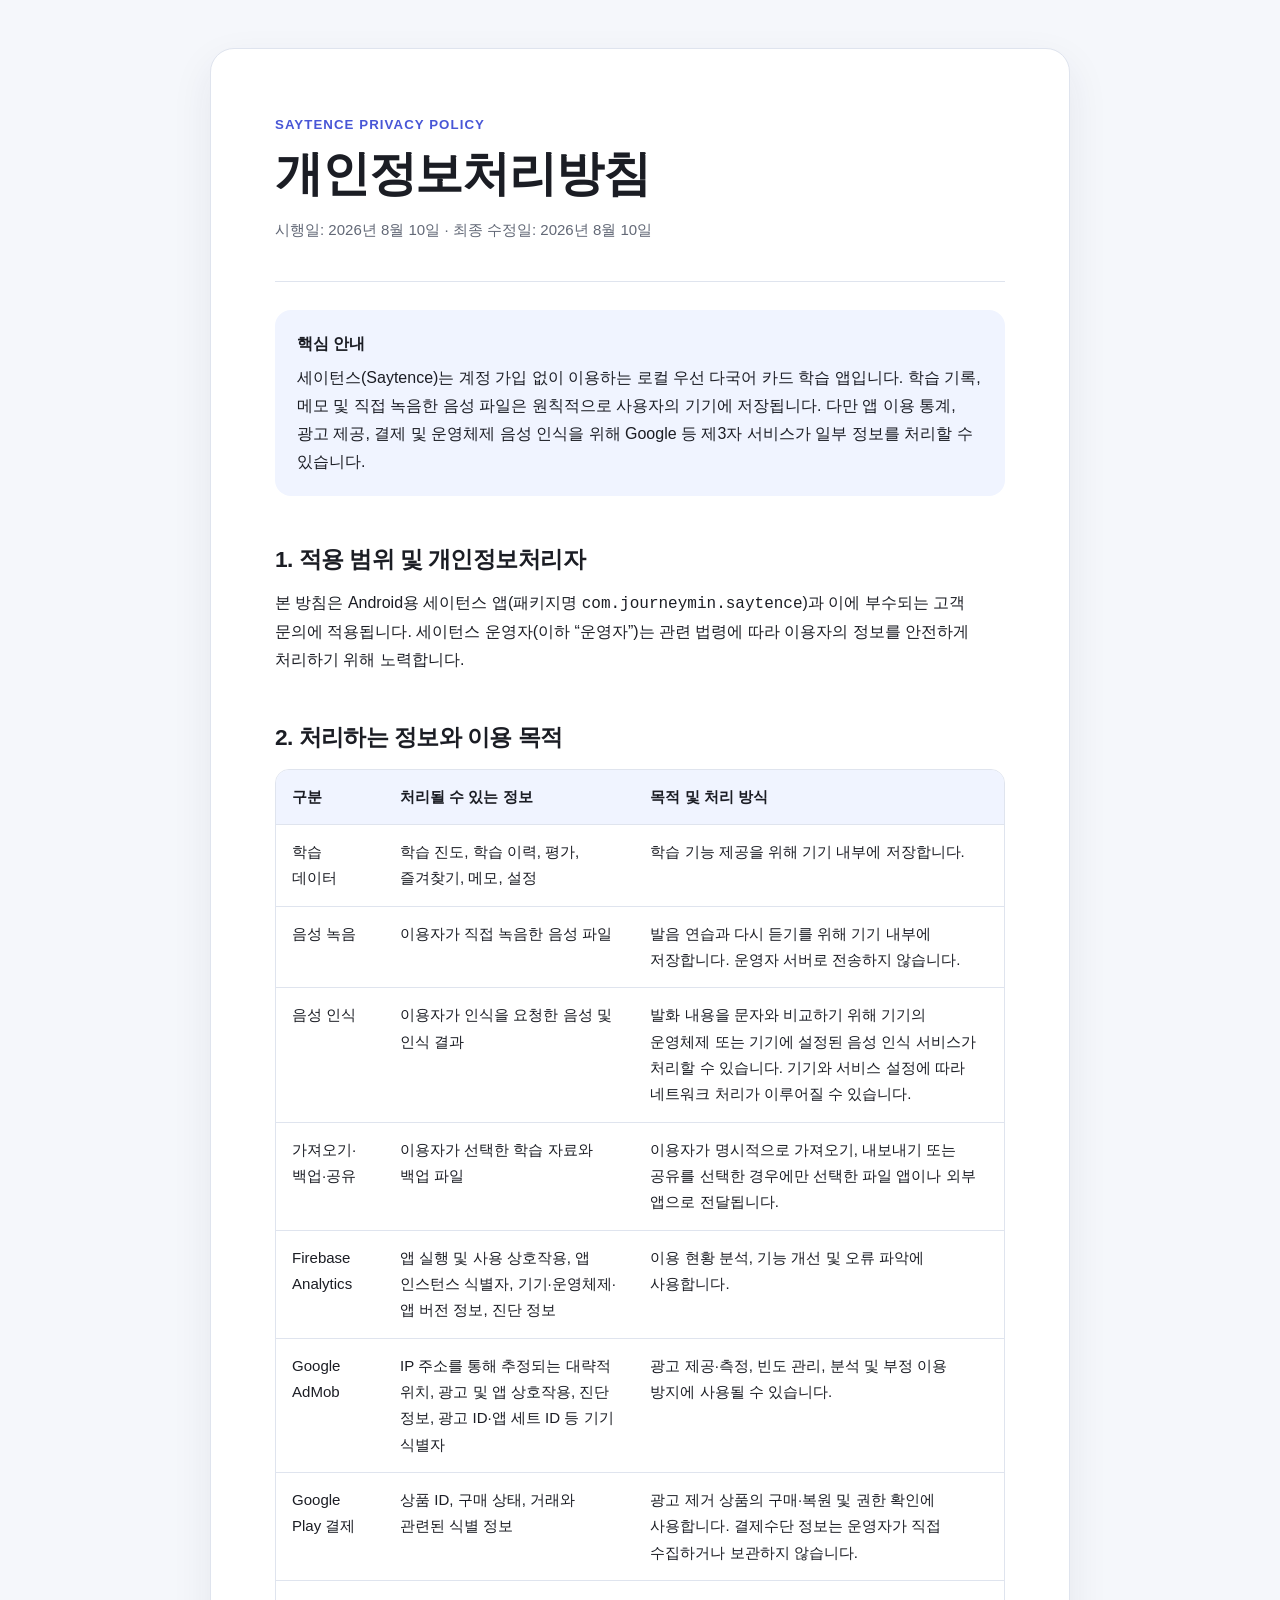
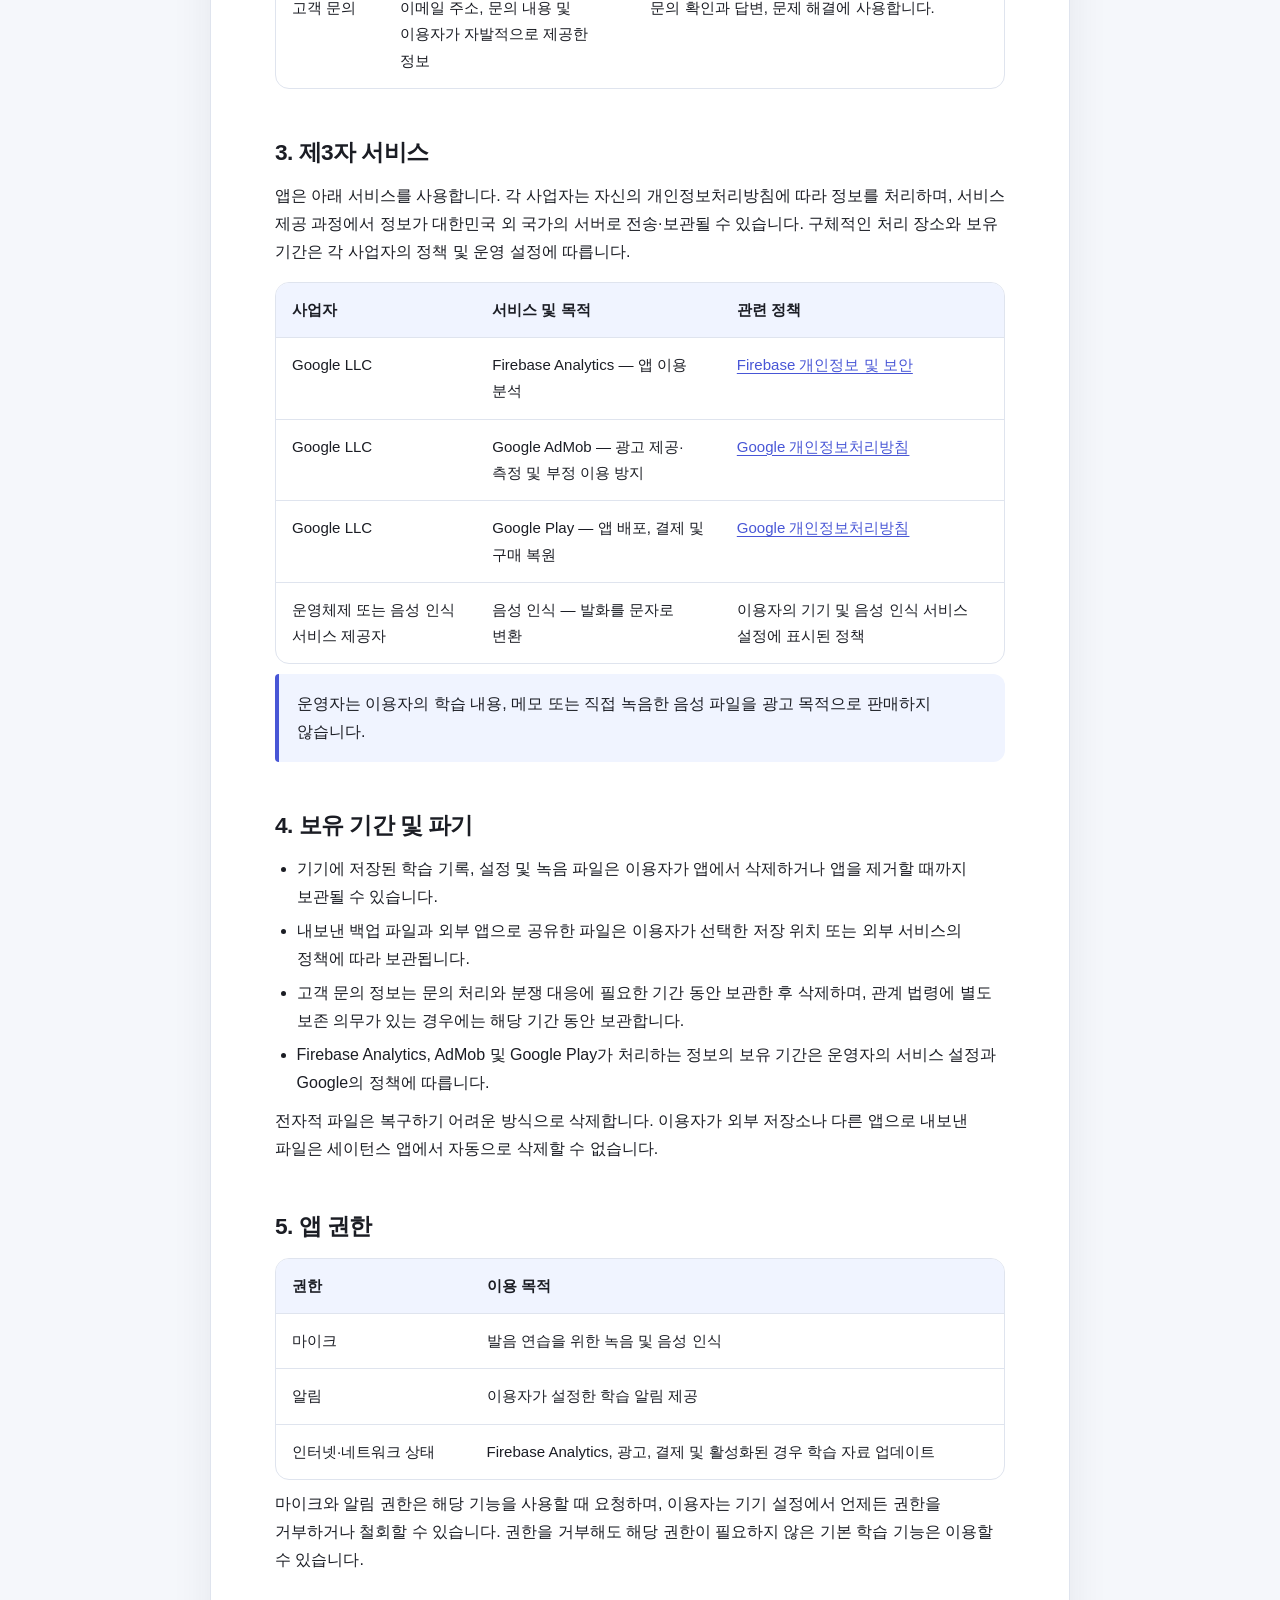
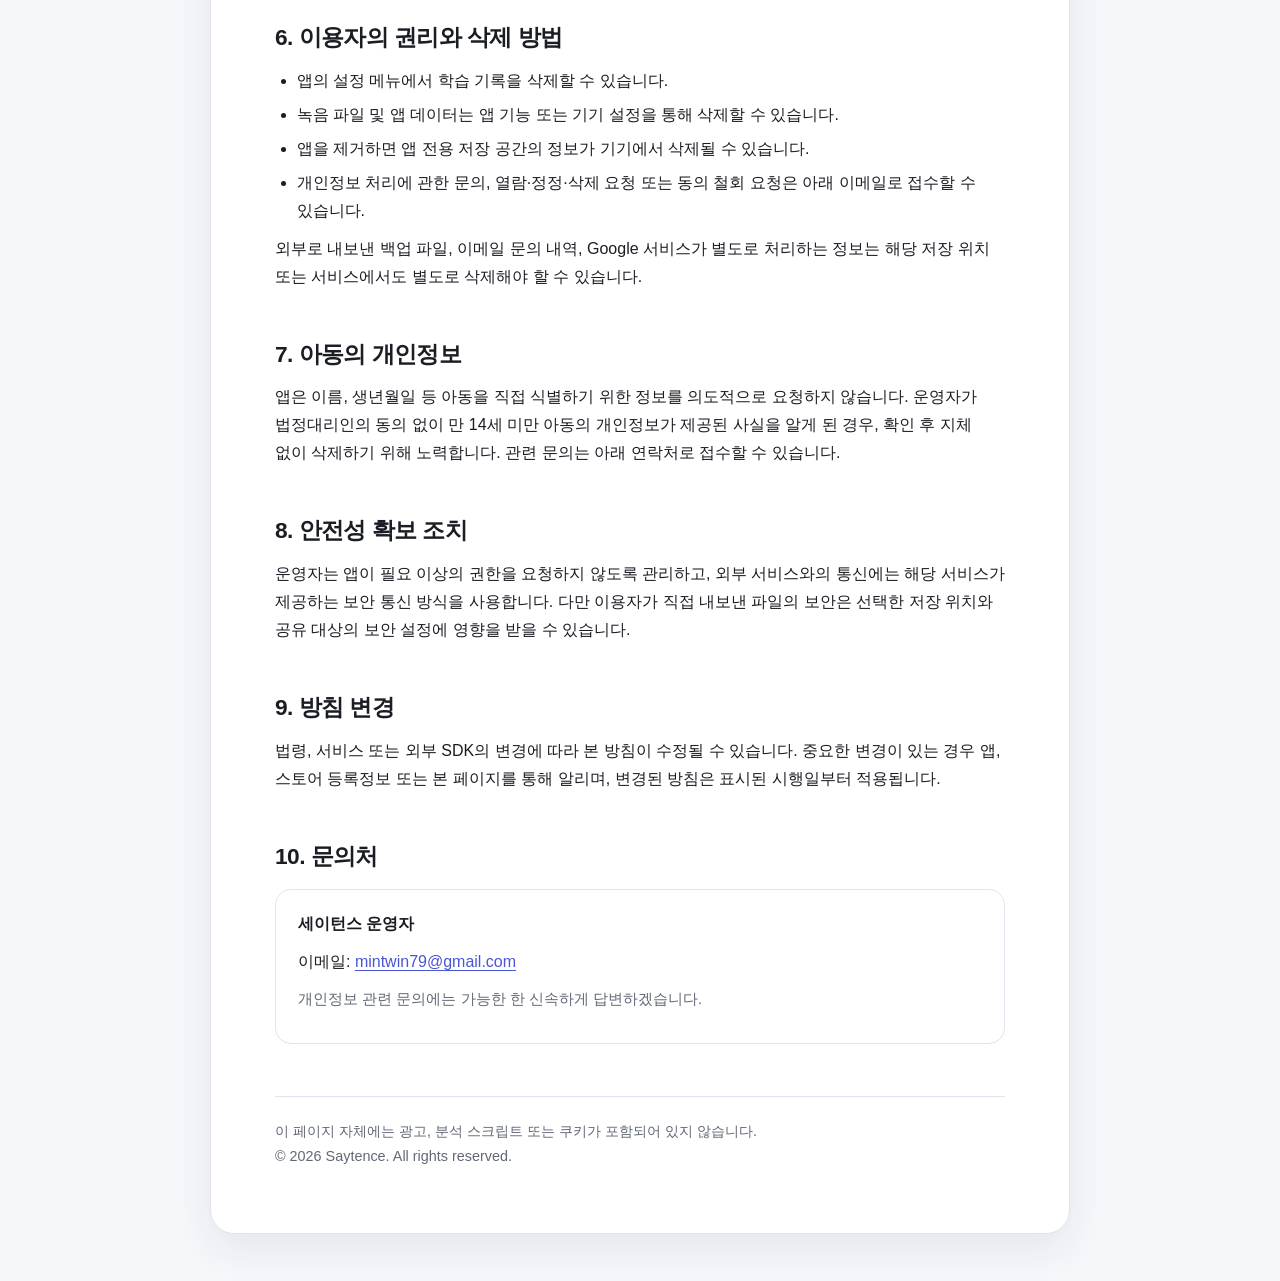
<file: privacy-policy.html>
<!doctype html>
<html lang="ko">
  <head>
    <meta charset="utf-8">
    <meta name="viewport" content="width=device-width, initial-scale=1">
    <meta
      name="description"
      content="세이턴스(Saytence) 개인정보처리방침"
    >
    <meta name="robots" content="index, follow">
    <title>세이턴스 개인정보처리방침</title>
    <style>
      :root {
        color-scheme: light dark;
        --background: #f5f7fb;
        --surface: #ffffff;
        --surface-soft: #f0f4ff;
        --text: #1b1d24;
        --muted: #626876;
        --border: #dfe4ee;
        --accent: #4856d6;
        --accent-strong: #303cae;
        --shadow: 0 16px 42px rgba(32, 40, 73, 0.08);
      }

      @media (prefers-color-scheme: dark) {
        :root {
          --background: #11131a;
          --surface: #191c25;
          --surface-soft: #20263a;
          --text: #f3f4f8;
          --muted: #b5bac7;
          --border: #303542;
          --accent: #aeb6ff;
          --accent-strong: #cbd0ff;
          --shadow: none;
        }
      }

      * {
        box-sizing: border-box;
      }

      html {
        scroll-behavior: smooth;
      }

      body {
        margin: 0;
        background: var(--background);
        color: var(--text);
        font-family:
          Pretendard, -apple-system, BlinkMacSystemFont, "Segoe UI", Roboto,
          "Noto Sans KR", "Apple SD Gothic Neo", sans-serif;
        font-size: 16px;
        line-height: 1.75;
        word-break: keep-all;
      }

      main {
        width: min(860px, calc(100% - 32px));
        margin: 48px auto;
        padding: clamp(28px, 6vw, 64px);
        background: var(--surface);
        border: 1px solid var(--border);
        border-radius: 24px;
        box-shadow: var(--shadow);
      }

      header {
        padding-bottom: 28px;
        border-bottom: 1px solid var(--border);
      }

      h1,
      h2,
      h3 {
        line-height: 1.35;
        letter-spacing: -0.025em;
      }

      h1 {
        margin: 0 0 10px;
        font-size: clamp(2rem, 7vw, 3rem);
      }

      h2 {
        margin: 48px 0 14px;
        font-size: 1.42rem;
      }

      h3 {
        margin: 26px 0 8px;
        font-size: 1.08rem;
      }

      p {
        margin: 10px 0;
      }

      a {
        color: var(--accent);
        text-underline-offset: 3px;
      }

      a:hover {
        color: var(--accent-strong);
      }

      ul {
        margin: 10px 0;
        padding-left: 1.35rem;
      }

      li + li {
        margin-top: 6px;
      }

      .eyebrow {
        margin: 0 0 6px;
        color: var(--accent);
        font-size: 0.83rem;
        font-weight: 750;
        letter-spacing: 0.08em;
        text-transform: uppercase;
      }

      .meta {
        color: var(--muted);
        font-size: 0.94rem;
      }

      .summary {
        margin: 28px 0 4px;
        padding: 20px 22px;
        background: var(--surface-soft);
        border-radius: 16px;
      }

      .summary strong {
        display: block;
        margin-bottom: 6px;
      }

      .table-wrap {
        margin-top: 16px;
        overflow-x: auto;
        border: 1px solid var(--border);
        border-radius: 14px;
      }

      table {
        width: 100%;
        border-collapse: collapse;
        min-width: 680px;
        font-size: 0.94rem;
      }

      th,
      td {
        padding: 14px 16px;
        border-bottom: 1px solid var(--border);
        text-align: left;
        vertical-align: top;
      }

      th {
        background: var(--surface-soft);
        font-weight: 700;
      }

      tr:last-child td {
        border-bottom: 0;
      }

      .note {
        padding: 16px 18px;
        border-left: 4px solid var(--accent);
        background: var(--surface-soft);
        border-radius: 4px 12px 12px 4px;
      }

      .contact {
        margin-top: 18px;
        padding: 20px 22px;
        border: 1px solid var(--border);
        border-radius: 16px;
      }

      footer {
        margin-top: 52px;
        padding-top: 22px;
        border-top: 1px solid var(--border);
        color: var(--muted);
        font-size: 0.9rem;
      }

      @media (max-width: 640px) {
        main {
          width: 100%;
          margin: 0;
          border-width: 0;
          border-radius: 0;
        }

        body {
          font-size: 15px;
        }
      }

      @media print {
        body {
          background: #ffffff;
          color: #000000;
        }

        main {
          width: 100%;
          margin: 0;
          padding: 0;
          border: 0;
          box-shadow: none;
        }

        a {
          color: #000000;
        }
      }
    </style>
  </head>
  <body>
    <main>
      <header>
        <p class="eyebrow">Saytence Privacy Policy</p>
        <h1>개인정보처리방침</h1>
        <p class="meta">시행일: 2026년 8월 10일 · 최종 수정일: 2026년 8월 10일</p>
      </header>

      <section class="summary" aria-label="핵심 안내">
        <strong>핵심 안내</strong>
        세이턴스(Saytence)는 계정 가입 없이 이용하는 로컬 우선 다국어 카드 학습 앱입니다.
        학습 기록, 메모 및 직접 녹음한 음성 파일은 원칙적으로 사용자의 기기에 저장됩니다.
        다만 앱 이용 통계, 광고 제공, 결제 및 운영체제 음성 인식을 위해 Google 등 제3자
        서비스가 일부 정보를 처리할 수 있습니다.
      </section>

      <section>
        <h2>1. 적용 범위 및 개인정보처리자</h2>
        <p>
          본 방침은 Android용 세이턴스 앱(패키지명
          <code>com.journeymin.saytence</code>)과 이에 부수되는 고객 문의에 적용됩니다.
          세이턴스 운영자(이하 “운영자”)는 관련 법령에 따라 이용자의 정보를 안전하게
          처리하기 위해 노력합니다.
        </p>
      </section>

      <section>
        <h2>2. 처리하는 정보와 이용 목적</h2>
        <div class="table-wrap">
          <table>
            <thead>
              <tr>
                <th>구분</th>
                <th>처리될 수 있는 정보</th>
                <th>목적 및 처리 방식</th>
              </tr>
            </thead>
            <tbody>
              <tr>
                <td>학습 데이터</td>
                <td>학습 진도, 학습 이력, 평가, 즐겨찾기, 메모, 설정</td>
                <td>학습 기능 제공을 위해 기기 내부에 저장합니다.</td>
              </tr>
              <tr>
                <td>음성 녹음</td>
                <td>이용자가 직접 녹음한 음성 파일</td>
                <td>
                  발음 연습과 다시 듣기를 위해 기기 내부에 저장합니다. 운영자 서버로
                  전송하지 않습니다.
                </td>
              </tr>
              <tr>
                <td>음성 인식</td>
                <td>이용자가 인식을 요청한 음성 및 인식 결과</td>
                <td>
                  발화 내용을 문자와 비교하기 위해 기기의 운영체제 또는 기기에 설정된
                  음성 인식 서비스가 처리할 수 있습니다. 기기와 서비스 설정에 따라 네트워크
                  처리가 이루어질 수 있습니다.
                </td>
              </tr>
              <tr>
                <td>가져오기·백업·공유</td>
                <td>이용자가 선택한 학습 자료와 백업 파일</td>
                <td>
                  이용자가 명시적으로 가져오기, 내보내기 또는 공유를 선택한 경우에만
                  선택한 파일 앱이나 외부 앱으로 전달됩니다.
                </td>
              </tr>
              <tr>
                <td>Firebase Analytics</td>
                <td>
                  앱 실행 및 사용 상호작용, 앱 인스턴스 식별자, 기기·운영체제·앱 버전 정보,
                  진단 정보
                </td>
                <td>이용 현황 분석, 기능 개선 및 오류 파악에 사용합니다.</td>
              </tr>
              <tr>
                <td>Google AdMob</td>
                <td>
                  IP 주소를 통해 추정되는 대략적 위치, 광고 및 앱 상호작용, 진단 정보,
                  광고 ID·앱 세트 ID 등 기기 식별자
                </td>
                <td>광고 제공·측정, 빈도 관리, 분석 및 부정 이용 방지에 사용될 수 있습니다.</td>
              </tr>
              <tr>
                <td>Google Play 결제</td>
                <td>상품 ID, 구매 상태, 거래와 관련된 식별 정보</td>
                <td>
                  광고 제거 상품의 구매·복원 및 권한 확인에 사용합니다. 결제수단 정보는
                  운영자가 직접 수집하거나 보관하지 않습니다.
                </td>
              </tr>
              <tr>
                <td>고객 문의</td>
                <td>이메일 주소, 문의 내용 및 이용자가 자발적으로 제공한 정보</td>
                <td>문의 확인과 답변, 문제 해결에 사용합니다.</td>
              </tr>
            </tbody>
          </table>
        </div>
      </section>

      <section>
        <h2>3. 제3자 서비스</h2>
        <p>
          앱은 아래 서비스를 사용합니다. 각 사업자는 자신의 개인정보처리방침에 따라
          정보를 처리하며, 서비스 제공 과정에서 정보가 대한민국 외 국가의 서버로 전송·보관될
          수 있습니다. 구체적인 처리 장소와 보유 기간은 각 사업자의 정책 및 운영 설정에
          따릅니다.
        </p>
        <div class="table-wrap">
          <table>
            <thead>
              <tr>
                <th>사업자</th>
                <th>서비스 및 목적</th>
                <th>관련 정책</th>
              </tr>
            </thead>
            <tbody>
              <tr>
                <td>Google LLC</td>
                <td>Firebase Analytics — 앱 이용 분석</td>
                <td>
                  <a href="https://firebase.google.com/support/privacy" rel="noopener noreferrer">
                    Firebase 개인정보 및 보안
                  </a>
                </td>
              </tr>
              <tr>
                <td>Google LLC</td>
                <td>Google AdMob — 광고 제공·측정 및 부정 이용 방지</td>
                <td>
                  <a href="https://policies.google.com/privacy" rel="noopener noreferrer">
                    Google 개인정보처리방침
                  </a>
                </td>
              </tr>
              <tr>
                <td>Google LLC</td>
                <td>Google Play — 앱 배포, 결제 및 구매 복원</td>
                <td>
                  <a href="https://policies.google.com/privacy" rel="noopener noreferrer">
                    Google 개인정보처리방침
                  </a>
                </td>
              </tr>
              <tr>
                <td>운영체제 또는 음성 인식 서비스 제공자</td>
                <td>음성 인식 — 발화를 문자로 변환</td>
                <td>이용자의 기기 및 음성 인식 서비스 설정에 표시된 정책</td>
              </tr>
            </tbody>
          </table>
        </div>
        <p class="note">
          운영자는 이용자의 학습 내용, 메모 또는 직접 녹음한 음성 파일을 광고 목적으로
          판매하지 않습니다.
        </p>
      </section>

      <section>
        <h2>4. 보유 기간 및 파기</h2>
        <ul>
          <li>
            기기에 저장된 학습 기록, 설정 및 녹음 파일은 이용자가 앱에서 삭제하거나 앱을
            제거할 때까지 보관될 수 있습니다.
          </li>
          <li>
            내보낸 백업 파일과 외부 앱으로 공유한 파일은 이용자가 선택한 저장 위치 또는
            외부 서비스의 정책에 따라 보관됩니다.
          </li>
          <li>
            고객 문의 정보는 문의 처리와 분쟁 대응에 필요한 기간 동안 보관한 후 삭제하며,
            관계 법령에 별도 보존 의무가 있는 경우에는 해당 기간 동안 보관합니다.
          </li>
          <li>
            Firebase Analytics, AdMob 및 Google Play가 처리하는 정보의 보유 기간은 운영자의
            서비스 설정과 Google의 정책에 따릅니다.
          </li>
        </ul>
        <p>
          전자적 파일은 복구하기 어려운 방식으로 삭제합니다. 이용자가 외부 저장소나 다른
          앱으로 내보낸 파일은 세이턴스 앱에서 자동으로 삭제할 수 없습니다.
        </p>
      </section>

      <section>
        <h2>5. 앱 권한</h2>
        <div class="table-wrap">
          <table>
            <thead>
              <tr>
                <th>권한</th>
                <th>이용 목적</th>
              </tr>
            </thead>
            <tbody>
              <tr>
                <td>마이크</td>
                <td>발음 연습을 위한 녹음 및 음성 인식</td>
              </tr>
              <tr>
                <td>알림</td>
                <td>이용자가 설정한 학습 알림 제공</td>
              </tr>
              <tr>
                <td>인터넷·네트워크 상태</td>
                <td>Firebase Analytics, 광고, 결제 및 활성화된 경우 학습 자료 업데이트</td>
              </tr>
            </tbody>
          </table>
        </div>
        <p>
          마이크와 알림 권한은 해당 기능을 사용할 때 요청하며, 이용자는 기기 설정에서 언제든
          권한을 거부하거나 철회할 수 있습니다. 권한을 거부해도 해당 권한이 필요하지 않은
          기본 학습 기능은 이용할 수 있습니다.
        </p>
      </section>

      <section>
        <h2>6. 이용자의 권리와 삭제 방법</h2>
        <ul>
          <li>앱의 설정 메뉴에서 학습 기록을 삭제할 수 있습니다.</li>
          <li>녹음 파일 및 앱 데이터는 앱 기능 또는 기기 설정을 통해 삭제할 수 있습니다.</li>
          <li>앱을 제거하면 앱 전용 저장 공간의 정보가 기기에서 삭제될 수 있습니다.</li>
          <li>
            개인정보 처리에 관한 문의, 열람·정정·삭제 요청 또는 동의 철회 요청은 아래
            이메일로 접수할 수 있습니다.
          </li>
        </ul>
        <p>
          외부로 내보낸 백업 파일, 이메일 문의 내역, Google 서비스가 별도로 처리하는 정보는
          해당 저장 위치 또는 서비스에서도 별도로 삭제해야 할 수 있습니다.
        </p>
      </section>

      <section>
        <h2>7. 아동의 개인정보</h2>
        <p>
          앱은 이름, 생년월일 등 아동을 직접 식별하기 위한 정보를 의도적으로 요청하지
          않습니다. 운영자가 법정대리인의 동의 없이 만 14세 미만 아동의 개인정보가 제공된
          사실을 알게 된 경우, 확인 후 지체 없이 삭제하기 위해 노력합니다. 관련 문의는 아래
          연락처로 접수할 수 있습니다.
        </p>
      </section>

      <section>
        <h2>8. 안전성 확보 조치</h2>
        <p>
          운영자는 앱이 필요 이상의 권한을 요청하지 않도록 관리하고, 외부 서비스와의 통신에는
          해당 서비스가 제공하는 보안 통신 방식을 사용합니다. 다만 이용자가 직접 내보낸 파일의
          보안은 선택한 저장 위치와 공유 대상의 보안 설정에 영향을 받을 수 있습니다.
        </p>
      </section>

      <section>
        <h2>9. 방침 변경</h2>
        <p>
          법령, 서비스 또는 외부 SDK의 변경에 따라 본 방침이 수정될 수 있습니다. 중요한
          변경이 있는 경우 앱, 스토어 등록정보 또는 본 페이지를 통해 알리며, 변경된 방침은
          표시된 시행일부터 적용됩니다.
        </p>
      </section>

      <section>
        <h2>10. 문의처</h2>
        <div class="contact">
          <strong>세이턴스 운영자</strong>
          <p>
            이메일:
            <a href="mailto:mintwin79@gmail.com">mintwin79@gmail.com</a>
          </p>
          <p class="meta">개인정보 관련 문의에는 가능한 한 신속하게 답변하겠습니다.</p>
        </div>
      </section>

      <footer>
        이 페이지 자체에는 광고, 분석 스크립트 또는 쿠키가 포함되어 있지 않습니다.<br>
        © 2026 Saytence. All rights reserved.
      </footer>
    </main>
  </body>
</html>
</file>
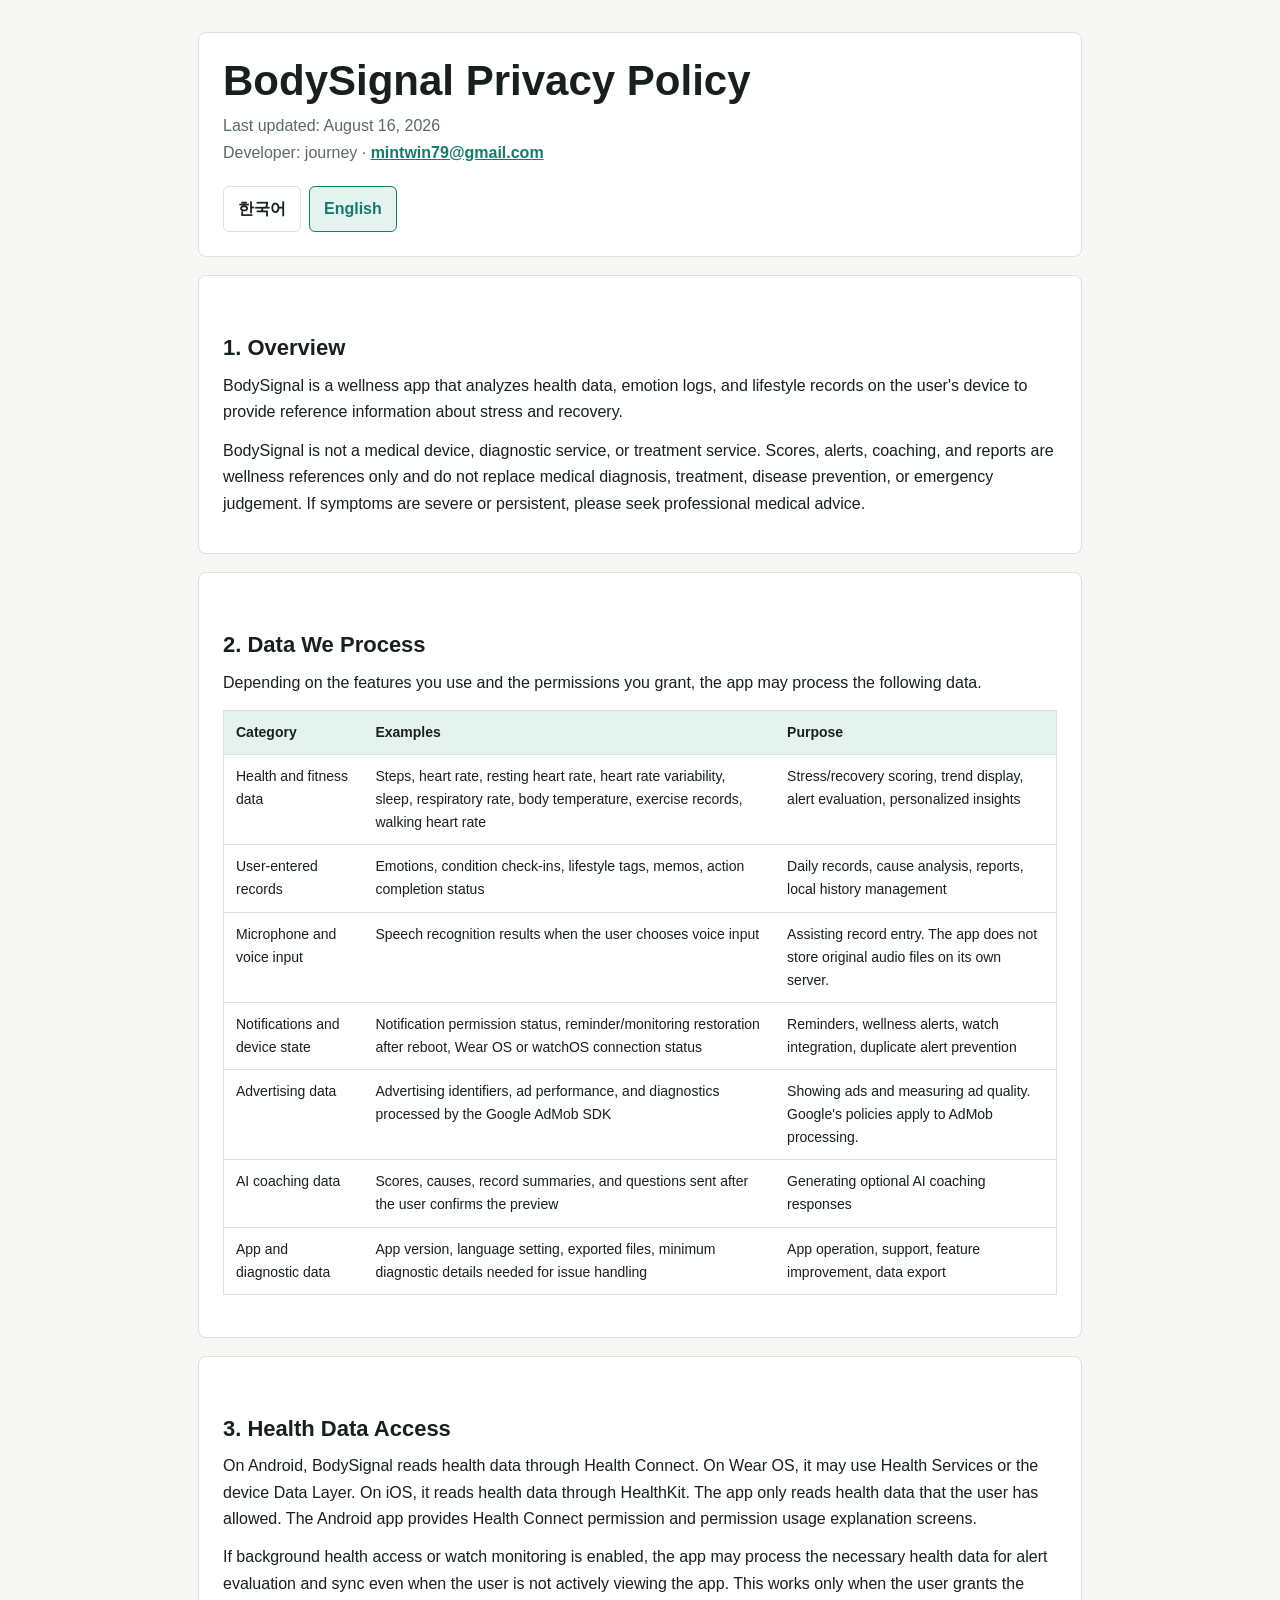
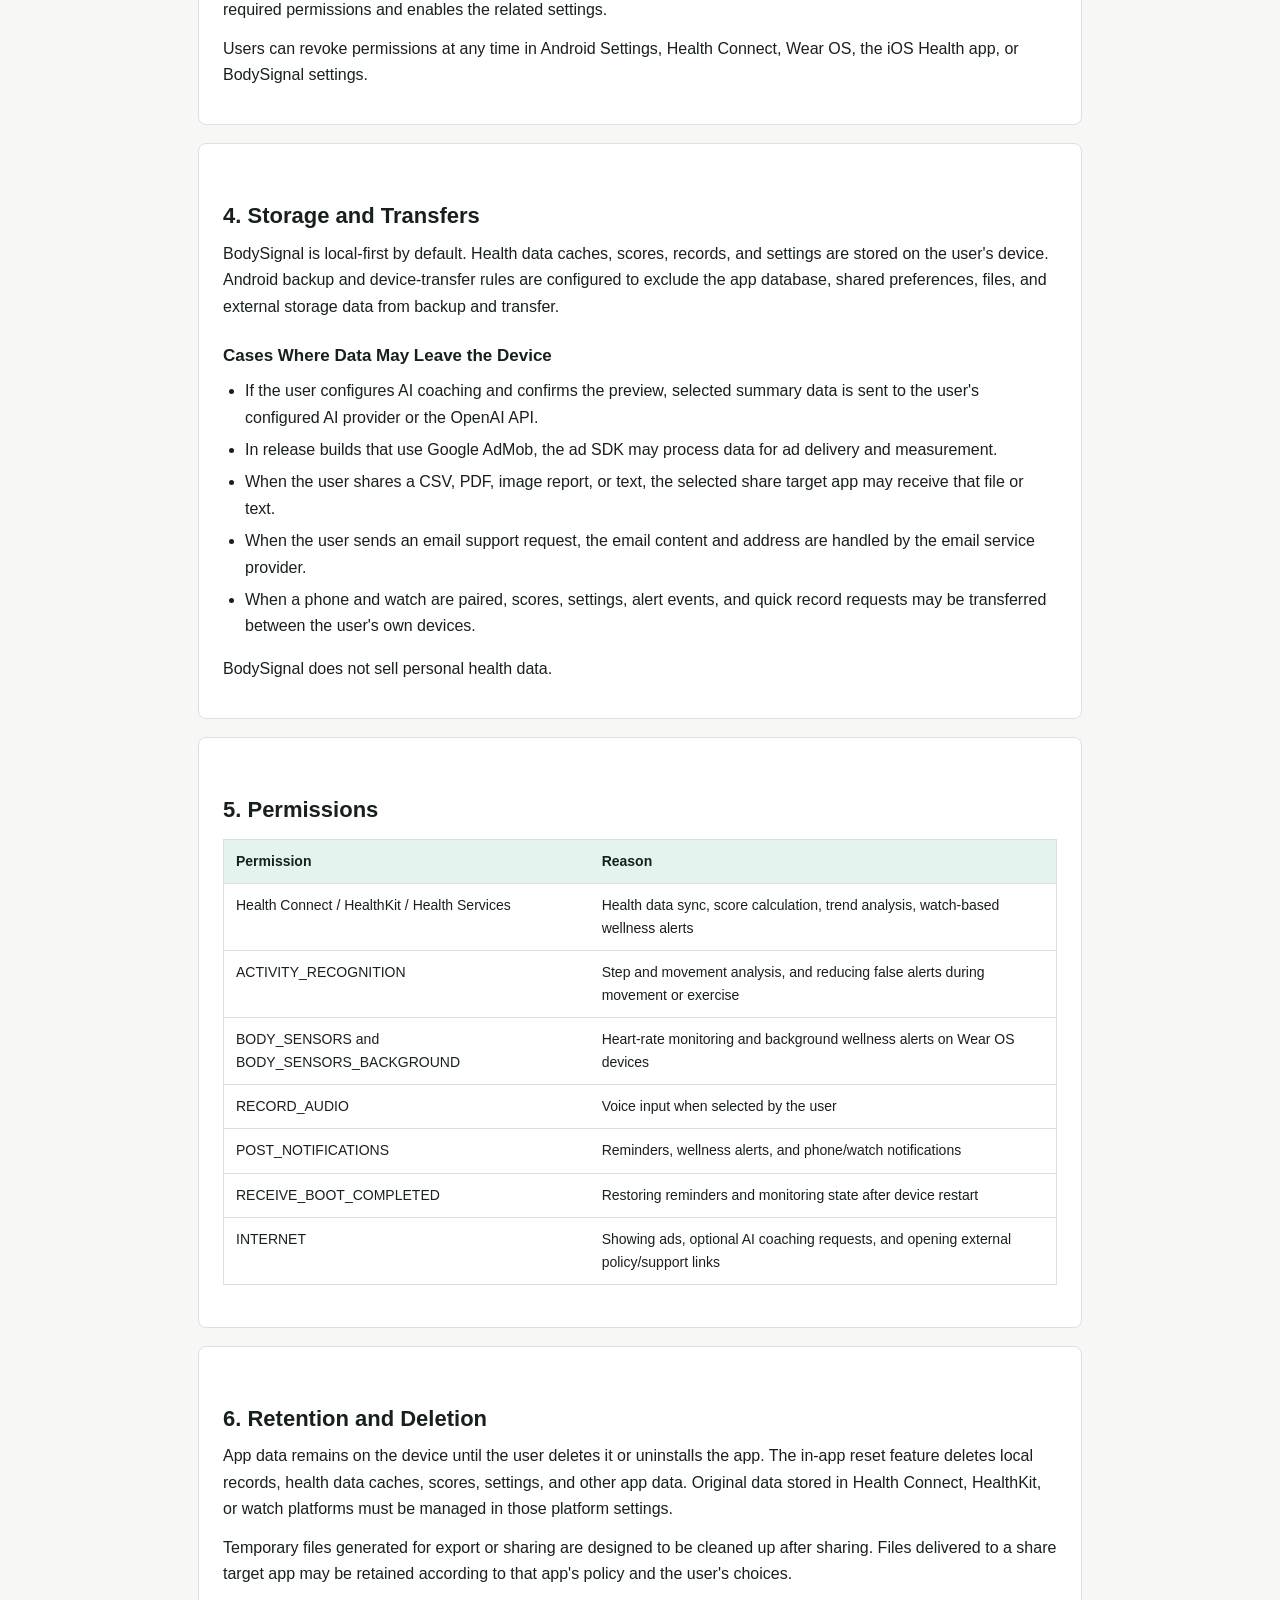
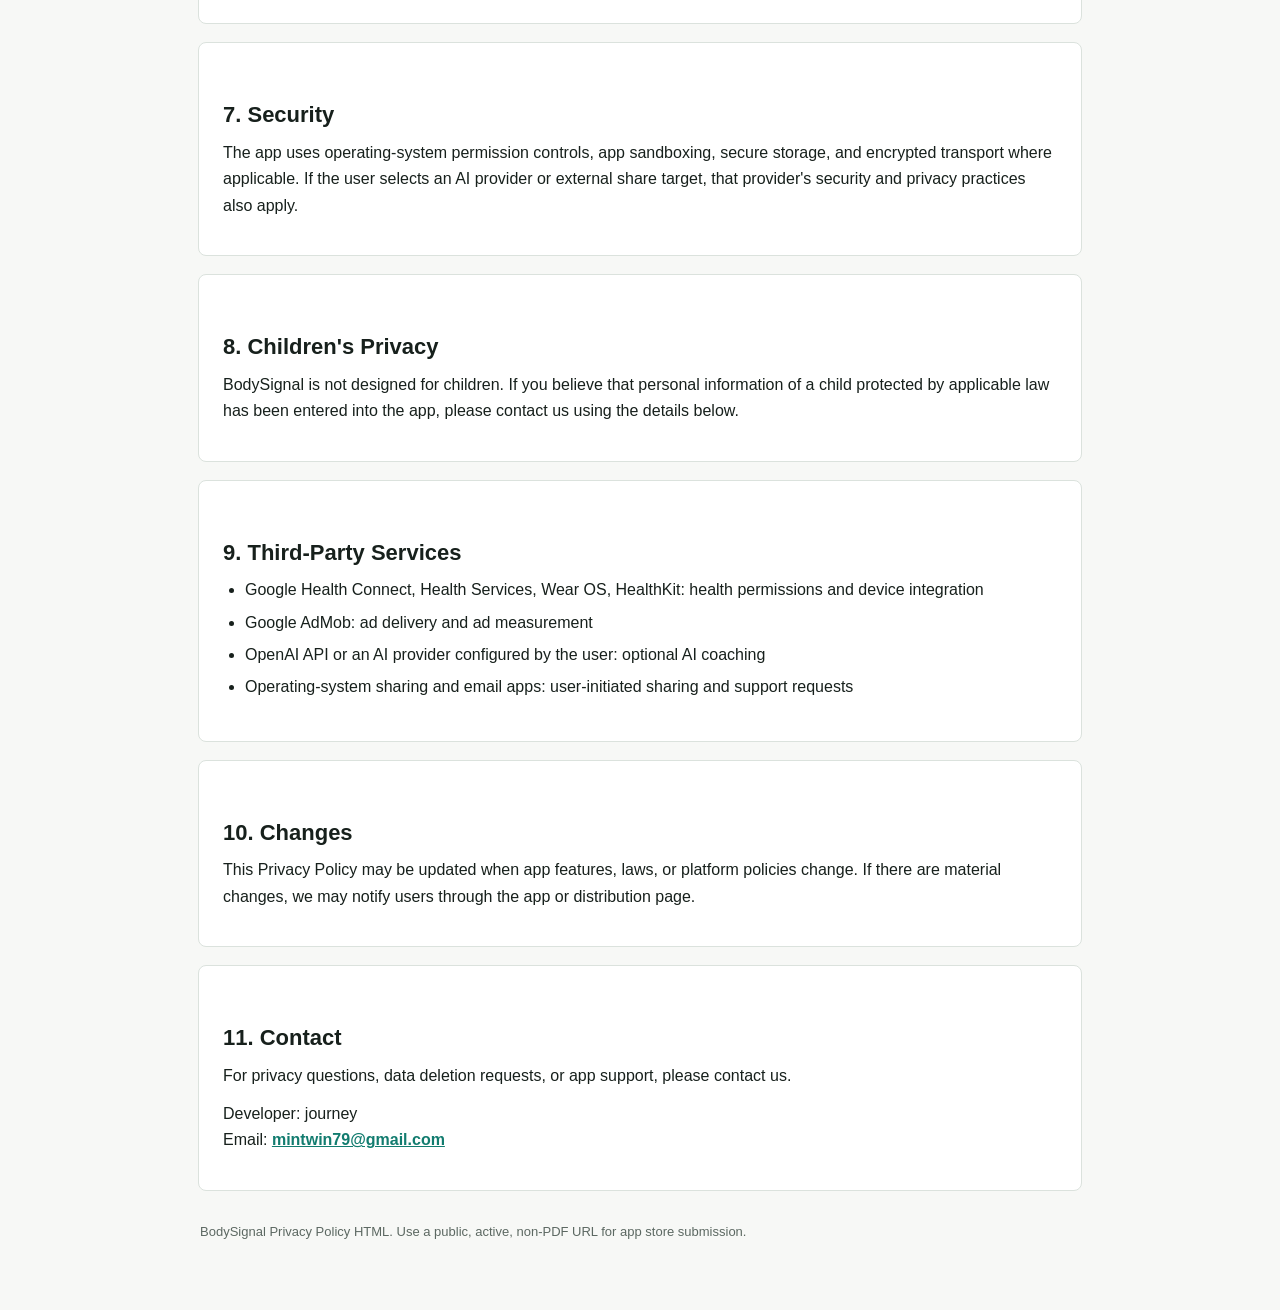
<file: bodysignal/privacy_policy.html>
<!doctype html>
<html lang="ko">
<head>
  <meta charset="utf-8">
  <meta name="viewport" content="width=device-width, initial-scale=1">
  <title>BodySignal Privacy Policy</title>
  <style>
    :root {
      color-scheme: light dark;
      --bg: #f7f8f6;
      --surface: #ffffff;
      --text: #17201c;
      --muted: #5c6862;
      --line: #dbe2dd;
      --accent: #127c6f;
      --accent-soft: #e5f3ef;
      --warn: #8a4b12;
      --warn-bg: #fff4e3;
    }

    @media (prefers-color-scheme: dark) {
      :root {
        --bg: #101413;
        --surface: #181f1d;
        --text: #eef4f1;
        --muted: #a9b8b1;
        --line: #2b3632;
        --accent: #6fd0bd;
        --accent-soft: #18342f;
        --warn: #f0bf7a;
        --warn-bg: #2d2417;
      }
    }

    * {
      box-sizing: border-box;
    }

    body {
      margin: 0;
      background: var(--bg);
      color: var(--text);
      font-family: -apple-system, BlinkMacSystemFont, "Segoe UI", Roboto,
        "Noto Sans KR", "Apple SD Gothic Neo", Arial, sans-serif;
      line-height: 1.65;
    }

    main {
      max-width: 920px;
      margin: 0 auto;
      padding: 32px 18px 56px;
    }

    header {
      background: var(--surface);
      border: 1px solid var(--line);
      border-radius: 8px;
      padding: 24px;
      margin-bottom: 18px;
    }

    h1 {
      margin: 0 0 8px;
      font-size: clamp(28px, 4vw, 42px);
      line-height: 1.15;
      letter-spacing: 0;
    }

    h2 {
      margin: 34px 0 10px;
      font-size: 22px;
      line-height: 1.3;
      letter-spacing: 0;
    }

    h3 {
      margin: 22px 0 8px;
      font-size: 17px;
      letter-spacing: 0;
    }

    p {
      margin: 0 0 12px;
    }

    ul {
      margin: 8px 0 16px;
      padding-left: 22px;
    }

    li {
      margin: 6px 0;
    }

    a {
      color: var(--accent);
      font-weight: 700;
    }

    .meta {
      color: var(--muted);
      margin: 0;
    }

    .language-switch {
      display: flex;
      gap: 8px;
      flex-wrap: wrap;
      margin-top: 20px;
    }

    button {
      border: 1px solid var(--line);
      border-radius: 6px;
      padding: 9px 14px;
      background: var(--surface);
      color: var(--text);
      font: inherit;
      font-weight: 700;
      cursor: pointer;
    }

    button[aria-pressed="true"] {
      border-color: var(--accent);
      background: var(--accent-soft);
      color: var(--accent);
    }

    section {
      background: var(--surface);
      border: 1px solid var(--line);
      border-radius: 8px;
      padding: 24px;
      margin: 18px 0;
    }

    .notice {
      border: 1px solid color-mix(in srgb, var(--warn) 45%, transparent);
      background: var(--warn-bg);
      color: var(--text);
      border-radius: 8px;
      padding: 14px 16px;
      margin: 16px 0;
    }

    .table-wrap {
      overflow-x: auto;
      margin: 14px 0 18px;
    }

    table {
      width: 100%;
      min-width: 640px;
      border-collapse: collapse;
      border: 1px solid var(--line);
      font-size: 14px;
    }

    th,
    td {
      border-bottom: 1px solid var(--line);
      padding: 10px 12px;
      text-align: left;
      vertical-align: top;
    }

    th {
      background: var(--accent-soft);
      color: var(--text);
    }

    .lang-panel[hidden] {
      display: none;
    }

    footer {
      color: var(--muted);
      font-size: 13px;
      padding: 12px 2px 0;
    }

    @media print {
      body {
        background: #ffffff;
        color: #000000;
      }

      main {
        max-width: none;
        padding: 0;
      }

      header,
      section {
        border: 0;
        padding: 0;
      }

      .language-switch {
        display: none;
      }
    }
  </style>
</head>
<body>
  <main>
    <header>
      <h1 data-i18n="title">BodySignal 개인정보처리방침</h1>
      <p class="meta" data-i18n="updated">최종 업데이트: 2026년 8월 16일</p>
      <p class="meta">Developer: journey · <a href="mailto:mintwin79@gmail.com">mintwin79@gmail.com</a></p>
      <div class="language-switch" aria-label="Language">
        <button type="button" id="lang-ko" data-lang-button="ko" aria-pressed="true">한국어</button>
        <button type="button" id="lang-en" data-lang-button="en" aria-pressed="false">English</button>
      </div>
    </header>

    <article id="policy-ko" class="lang-panel" lang="ko">
      <section>
        <h2>1. 개요</h2>
        <p>BodySignal은 건강 데이터, 감정 기록, 생활 기록을 사용자의 기기 안에서 분석하여 스트레스와 회복 상태를 참고용으로 보여주는 웰니스 앱입니다.</p>
        <p>BodySignal은 의료기기, 진단 서비스, 치료 서비스가 아닙니다. 앱의 점수, 알림, 코칭, 리포트는 건강 관리를 돕기 위한 참고 정보이며 의학적 진단, 치료, 질병 예방 또는 응급 판단을 대신하지 않습니다. 증상이 심하거나 지속되는 경우 의료 전문가에게 문의하십시오.</p>
      </section>

      <section>
        <h2>2. 처리하는 데이터</h2>
        <p>앱 기능 사용 여부와 권한 허용 여부에 따라 다음 데이터가 처리될 수 있습니다.</p>
        <div class="table-wrap">
          <table>
            <thead>
              <tr>
                <th>분류</th>
                <th>예시</th>
                <th>사용 목적</th>
              </tr>
            </thead>
            <tbody>
              <tr>
                <td>건강 및 피트니스 데이터</td>
                <td>걸음 수, 심박수, 안정시 심박수, 심박변이도, 수면, 호흡수, 체온, 운동 기록, 걷기 심박수</td>
                <td>스트레스/회복 점수 계산, 추세 표시, 알림 판단, 개인화된 인사이트 생성</td>
              </tr>
              <tr>
                <td>사용자 입력 기록</td>
                <td>감정, 컨디션, 생활 태그, 메모, 행동 완료 여부</td>
                <td>일일 기록, 원인 분석, 리포트, 로컬 기록 관리</td>
              </tr>
              <tr>
                <td>마이크 및 음성 입력</td>
                <td>사용자가 음성 입력을 선택한 경우의 음성 인식 결과</td>
                <td>기록 입력 보조. 앱은 원본 음성 파일을 자체 서버에 저장하지 않습니다.</td>
              </tr>
              <tr>
                <td>알림 및 기기 상태</td>
                <td>알림 권한 상태, 부팅 후 알림/모니터링 복원, Wear OS 또는 watchOS 연동 상태</td>
                <td>리마인더, 웰니스 알림, 워치 연동, 알림 중복 방지</td>
              </tr>
              <tr>
                <td>광고 관련 데이터</td>
                <td>Google AdMob SDK가 처리하는 광고 식별자, 광고 성과, 진단 정보</td>
                <td>광고 표시 및 광고 품질 측정. 세부 처리는 Google 정책의 적용을 받습니다.</td>
              </tr>
              <tr>
                <td>AI 코칭 데이터</td>
                <td>사용자가 미리보기 확인 후 전송한 점수, 원인, 기록 요약, 질문</td>
                <td>선택적 AI 코칭 응답 생성</td>
              </tr>
              <tr>
                <td>앱 및 진단 데이터</td>
                <td>앱 버전, 언어 설정, 내보내기 파일, 오류 상황에서 필요한 최소 진단 정보</td>
                <td>앱 운영, 문의 대응, 기능 개선, 데이터 내보내기</td>
              </tr>
            </tbody>
          </table>
        </div>
      </section>

      <section>
        <h2>3. 건강 데이터 접근</h2>
        <p>Android에서는 Health Connect, Wear OS에서는 Health Services 또는 기기 간 Data Layer, iOS에서는 HealthKit을 통해 사용자가 허용한 건강 데이터만 읽습니다. Android 앱은 Health Connect 권한 화면과 권한 사용 설명 화면을 제공합니다.</p>
        <p>백그라운드 건강 데이터 접근 또는 워치 모니터링이 켜진 경우, 앱은 사용자가 앱을 직접 보고 있지 않을 때도 알림 판단과 동기화를 위해 필요한 건강 데이터를 처리할 수 있습니다. 이 기능은 사용자가 권한을 허용하고 관련 설정을 켠 경우에만 작동합니다.</p>
        <p>사용자는 언제든지 Android 설정, Health Connect, Wear OS, iOS 건강 앱 또는 앱 내 설정에서 권한을 해제할 수 있습니다.</p>
      </section>

      <section>
        <h2>4. 저장 위치와 외부 전송</h2>
        <p>BodySignal의 기본 동작은 로컬 우선입니다. 건강 데이터 캐시, 점수, 기록, 설정은 사용자의 기기에 저장됩니다. Android 백업 및 기기 전송 규칙에서는 앱 데이터베이스, 공유 설정, 파일, 외부 저장소 데이터를 백업/전송 대상에서 제외하도록 설정되어 있습니다.</p>
        <h3>외부로 전송될 수 있는 경우</h3>
        <ul>
          <li>사용자가 AI 코칭 기능을 설정하고 미리보기 확인 후 요청하는 경우, 선택된 요약 데이터가 사용자가 설정한 AI 제공자 또는 OpenAI API로 전송됩니다.</li>
          <li>Google AdMob을 사용하는 릴리즈 빌드에서는 광고 SDK가 광고 제공 및 측정을 위해 데이터를 처리할 수 있습니다.</li>
          <li>사용자가 CSV, PDF, 이미지 리포트 등을 공유할 때, 선택한 공유 대상 앱으로 파일 또는 텍스트가 전달될 수 있습니다.</li>
          <li>사용자가 이메일 문의를 보내는 경우, 이메일 내용과 주소가 메일 서비스 제공자에게 전달됩니다.</li>
          <li>전화와 워치가 연동된 경우, 점수, 설정, 알림 이벤트, 빠른 기록 요청이 사용자의 기기 사이에서 전달될 수 있습니다.</li>
        </ul>
        <p>BodySignal은 개인 건강 데이터를 판매하지 않습니다.</p>
      </section>

      <section>
        <h2>5. 권한 사용</h2>
        <div class="table-wrap">
          <table>
            <thead>
              <tr>
                <th>권한</th>
                <th>사용 이유</th>
              </tr>
            </thead>
            <tbody>
              <tr>
                <td>Health Connect / HealthKit / Health Services</td>
                <td>건강 데이터 동기화, 점수 계산, 추세 분석, 워치 기반 웰니스 알림</td>
              </tr>
              <tr>
                <td>ACTIVITY_RECOGNITION</td>
                <td>걸음 수와 움직임 기반 분석, 운동/움직임 상황에서 알림 오탐 방지</td>
              </tr>
              <tr>
                <td>BODY_SENSORS 및 BODY_SENSORS_BACKGROUND</td>
                <td>Wear OS 기기에서 심박 기반 모니터링과 백그라운드 웰니스 알림 지원</td>
              </tr>
              <tr>
                <td>RECORD_AUDIO</td>
                <td>사용자가 선택한 음성 입력 기능 제공</td>
              </tr>
              <tr>
                <td>POST_NOTIFICATIONS</td>
                <td>리마인더, 웰니스 알림, 워치/폰 알림 표시</td>
              </tr>
              <tr>
                <td>RECEIVE_BOOT_COMPLETED</td>
                <td>기기 재시작 후 리마인더와 모니터링 상태 복원</td>
              </tr>
              <tr>
                <td>INTERNET</td>
                <td>광고 표시, 선택적 AI 코칭 요청, 외부 정책/문의 링크 열기</td>
              </tr>
            </tbody>
          </table>
        </div>
      </section>

      <section>
        <h2>6. 보관 및 삭제</h2>
        <p>앱 데이터는 사용자가 삭제하거나 앱을 제거할 때까지 기기에 보관됩니다. 앱 내 데이터 초기화 기능을 사용하면 로컬 기록, 건강 데이터 캐시, 점수, 설정 등 앱 데이터가 삭제됩니다. Health Connect, HealthKit 또는 워치 플랫폼에 원래 저장된 원본 데이터는 해당 플랫폼의 설정에서 관리해야 합니다.</p>
        <p>내보내기 또는 공유를 위해 생성된 임시 파일은 공유 후 정리되도록 설계되어 있으나, 사용자가 공유 대상 앱에 전달한 파일은 해당 앱의 정책과 사용자의 선택에 따라 보관될 수 있습니다.</p>
      </section>

      <section>
        <h2>7. 보안</h2>
        <p>앱은 가능한 범위에서 운영체제의 권한 시스템, 앱 샌드박스, 보안 저장소, 전송 구간 암호화를 사용합니다. 사용자가 AI 제공자 또는 외부 공유 대상을 선택하는 경우, 해당 제공자의 보안 및 개인정보 처리 방식도 함께 적용됩니다.</p>
      </section>

      <section>
        <h2>8. 아동 개인정보</h2>
        <p>BodySignal은 아동을 대상으로 설계된 앱이 아닙니다. 관련 법령상 보호가 필요한 아동의 개인정보가 앱에 입력되었다고 판단되는 경우 아래 문의처로 연락해 주십시오.</p>
      </section>

      <section>
        <h2>9. 제3자 서비스</h2>
        <ul>
          <li>Google Health Connect, Health Services, Wear OS, HealthKit: 건강 데이터 권한 및 기기 연동</li>
          <li>Google AdMob: 광고 제공 및 광고 측정</li>
          <li>OpenAI API 또는 사용자가 설정한 AI 제공자: 선택적 AI 코칭</li>
          <li>운영체제 공유 기능 및 이메일 앱: 사용자가 직접 선택한 데이터 공유와 문의</li>
        </ul>
      </section>

      <section>
        <h2>10. 변경</h2>
        <p>이 개인정보처리방침은 앱 기능, 법령, 플랫폼 정책 변경에 따라 업데이트될 수 있습니다. 중요한 변경이 있는 경우 앱 또는 배포 페이지를 통해 알릴 수 있습니다.</p>
      </section>

      <section>
        <h2>11. 문의</h2>
        <p>개인정보 관련 문의, 데이터 삭제 요청, 앱 사용 문의는 아래로 연락해 주십시오.</p>
        <p>Developer: journey<br>Email: <a href="mailto:mintwin79@gmail.com">mintwin79@gmail.com</a></p>
      </section>
    </article>

    <article id="policy-en" class="lang-panel" lang="en" hidden>
      <section>
        <h2>1. Overview</h2>
        <p>BodySignal is a wellness app that analyzes health data, emotion logs, and lifestyle records on the user's device to provide reference information about stress and recovery.</p>
        <p>BodySignal is not a medical device, diagnostic service, or treatment service. Scores, alerts, coaching, and reports are wellness references only and do not replace medical diagnosis, treatment, disease prevention, or emergency judgement. If symptoms are severe or persistent, please seek professional medical advice.</p>
      </section>

      <section>
        <h2>2. Data We Process</h2>
        <p>Depending on the features you use and the permissions you grant, the app may process the following data.</p>
        <div class="table-wrap">
          <table>
            <thead>
              <tr>
                <th>Category</th>
                <th>Examples</th>
                <th>Purpose</th>
              </tr>
            </thead>
            <tbody>
              <tr>
                <td>Health and fitness data</td>
                <td>Steps, heart rate, resting heart rate, heart rate variability, sleep, respiratory rate, body temperature, exercise records, walking heart rate</td>
                <td>Stress/recovery scoring, trend display, alert evaluation, personalized insights</td>
              </tr>
              <tr>
                <td>User-entered records</td>
                <td>Emotions, condition check-ins, lifestyle tags, memos, action completion status</td>
                <td>Daily records, cause analysis, reports, local history management</td>
              </tr>
              <tr>
                <td>Microphone and voice input</td>
                <td>Speech recognition results when the user chooses voice input</td>
                <td>Assisting record entry. The app does not store original audio files on its own server.</td>
              </tr>
              <tr>
                <td>Notifications and device state</td>
                <td>Notification permission status, reminder/monitoring restoration after reboot, Wear OS or watchOS connection status</td>
                <td>Reminders, wellness alerts, watch integration, duplicate alert prevention</td>
              </tr>
              <tr>
                <td>Advertising data</td>
                <td>Advertising identifiers, ad performance, and diagnostics processed by the Google AdMob SDK</td>
                <td>Showing ads and measuring ad quality. Google's policies apply to AdMob processing.</td>
              </tr>
              <tr>
                <td>AI coaching data</td>
                <td>Scores, causes, record summaries, and questions sent after the user confirms the preview</td>
                <td>Generating optional AI coaching responses</td>
              </tr>
              <tr>
                <td>App and diagnostic data</td>
                <td>App version, language setting, exported files, minimum diagnostic details needed for issue handling</td>
                <td>App operation, support, feature improvement, data export</td>
              </tr>
            </tbody>
          </table>
        </div>
      </section>

      <section>
        <h2>3. Health Data Access</h2>
        <p>On Android, BodySignal reads health data through Health Connect. On Wear OS, it may use Health Services or the device Data Layer. On iOS, it reads health data through HealthKit. The app only reads health data that the user has allowed. The Android app provides Health Connect permission and permission usage explanation screens.</p>
        <p>If background health access or watch monitoring is enabled, the app may process the necessary health data for alert evaluation and sync even when the user is not actively viewing the app. This works only when the user grants the required permissions and enables the related settings.</p>
        <p>Users can revoke permissions at any time in Android Settings, Health Connect, Wear OS, the iOS Health app, or BodySignal settings.</p>
      </section>

      <section>
        <h2>4. Storage and Transfers</h2>
        <p>BodySignal is local-first by default. Health data caches, scores, records, and settings are stored on the user's device. Android backup and device-transfer rules are configured to exclude the app database, shared preferences, files, and external storage data from backup and transfer.</p>
        <h3>Cases Where Data May Leave the Device</h3>
        <ul>
          <li>If the user configures AI coaching and confirms the preview, selected summary data is sent to the user's configured AI provider or the OpenAI API.</li>
          <li>In release builds that use Google AdMob, the ad SDK may process data for ad delivery and measurement.</li>
          <li>When the user shares a CSV, PDF, image report, or text, the selected share target app may receive that file or text.</li>
          <li>When the user sends an email support request, the email content and address are handled by the email service provider.</li>
          <li>When a phone and watch are paired, scores, settings, alert events, and quick record requests may be transferred between the user's own devices.</li>
        </ul>
        <p>BodySignal does not sell personal health data.</p>
      </section>

      <section>
        <h2>5. Permissions</h2>
        <div class="table-wrap">
          <table>
            <thead>
              <tr>
                <th>Permission</th>
                <th>Reason</th>
              </tr>
            </thead>
            <tbody>
              <tr>
                <td>Health Connect / HealthKit / Health Services</td>
                <td>Health data sync, score calculation, trend analysis, watch-based wellness alerts</td>
              </tr>
              <tr>
                <td>ACTIVITY_RECOGNITION</td>
                <td>Step and movement analysis, and reducing false alerts during movement or exercise</td>
              </tr>
              <tr>
                <td>BODY_SENSORS and BODY_SENSORS_BACKGROUND</td>
                <td>Heart-rate monitoring and background wellness alerts on Wear OS devices</td>
              </tr>
              <tr>
                <td>RECORD_AUDIO</td>
                <td>Voice input when selected by the user</td>
              </tr>
              <tr>
                <td>POST_NOTIFICATIONS</td>
                <td>Reminders, wellness alerts, and phone/watch notifications</td>
              </tr>
              <tr>
                <td>RECEIVE_BOOT_COMPLETED</td>
                <td>Restoring reminders and monitoring state after device restart</td>
              </tr>
              <tr>
                <td>INTERNET</td>
                <td>Showing ads, optional AI coaching requests, and opening external policy/support links</td>
              </tr>
            </tbody>
          </table>
        </div>
      </section>

      <section>
        <h2>6. Retention and Deletion</h2>
        <p>App data remains on the device until the user deletes it or uninstalls the app. The in-app reset feature deletes local records, health data caches, scores, settings, and other app data. Original data stored in Health Connect, HealthKit, or watch platforms must be managed in those platform settings.</p>
        <p>Temporary files generated for export or sharing are designed to be cleaned up after sharing. Files delivered to a share target app may be retained according to that app's policy and the user's choices.</p>
      </section>

      <section>
        <h2>7. Security</h2>
        <p>The app uses operating-system permission controls, app sandboxing, secure storage, and encrypted transport where applicable. If the user selects an AI provider or external share target, that provider's security and privacy practices also apply.</p>
      </section>

      <section>
        <h2>8. Children's Privacy</h2>
        <p>BodySignal is not designed for children. If you believe that personal information of a child protected by applicable law has been entered into the app, please contact us using the details below.</p>
      </section>

      <section>
        <h2>9. Third-Party Services</h2>
        <ul>
          <li>Google Health Connect, Health Services, Wear OS, HealthKit: health permissions and device integration</li>
          <li>Google AdMob: ad delivery and ad measurement</li>
          <li>OpenAI API or an AI provider configured by the user: optional AI coaching</li>
          <li>Operating-system sharing and email apps: user-initiated sharing and support requests</li>
        </ul>
      </section>

      <section>
        <h2>10. Changes</h2>
        <p>This Privacy Policy may be updated when app features, laws, or platform policies change. If there are material changes, we may notify users through the app or distribution page.</p>
      </section>

      <section>
        <h2>11. Contact</h2>
        <p>For privacy questions, data deletion requests, or app support, please contact us.</p>
        <p>Developer: journey<br>Email: <a href="mailto:mintwin79@gmail.com">mintwin79@gmail.com</a></p>
      </section>
    </article>

    <footer>
      <p>BodySignal Privacy Policy HTML. Use a public, active, non-PDF URL for app store submission.</p>
    </footer>
  </main>

  <script>
    const panels = {
      ko: document.getElementById('policy-ko'),
      en: document.getElementById('policy-en'),
    };
    const titles = {
      ko: 'BodySignal 개인정보처리방침',
      en: 'BodySignal Privacy Policy',
    };
    const updated = {
      ko: '최종 업데이트: 2026년 8월 16일',
      en: 'Last updated: August 16, 2026',
    };
    const buttons = Array.from(document.querySelectorAll('[data-lang-button]'));

    function setLanguage(lang, updateHash = true) {
      const next = panels[lang] ? lang : 'ko';
      document.documentElement.lang = next;
      document.querySelector('[data-i18n="title"]').textContent = titles[next];
      document.querySelector('[data-i18n="updated"]').textContent = updated[next];
      Object.entries(panels).forEach(([key, panel]) => {
        panel.hidden = key !== next;
      });
      buttons.forEach((button) => {
        button.setAttribute(
          'aria-pressed',
          String(button.dataset.langButton === next),
        );
      });
      if (updateHash && window.location.hash !== `#${next}`) {
        history.replaceState(null, '', `#${next}`);
      }
    }

    buttons.forEach((button) => {
      button.addEventListener('click', () => {
        setLanguage(button.dataset.langButton || 'ko');
      });
    });

    window.addEventListener('hashchange', () => {
      setLanguage(window.location.hash.replace('#', ''), false);
    });

    const hashLanguage = window.location.hash.replace('#', '');
    const browserLanguage = (navigator.language || '').toLowerCase().startsWith('en')
      ? 'en'
      : 'ko';
    const initial = hashLanguage || browserLanguage;
    setLanguage(initial, false);
  </script>
</body>
</html>
</file>
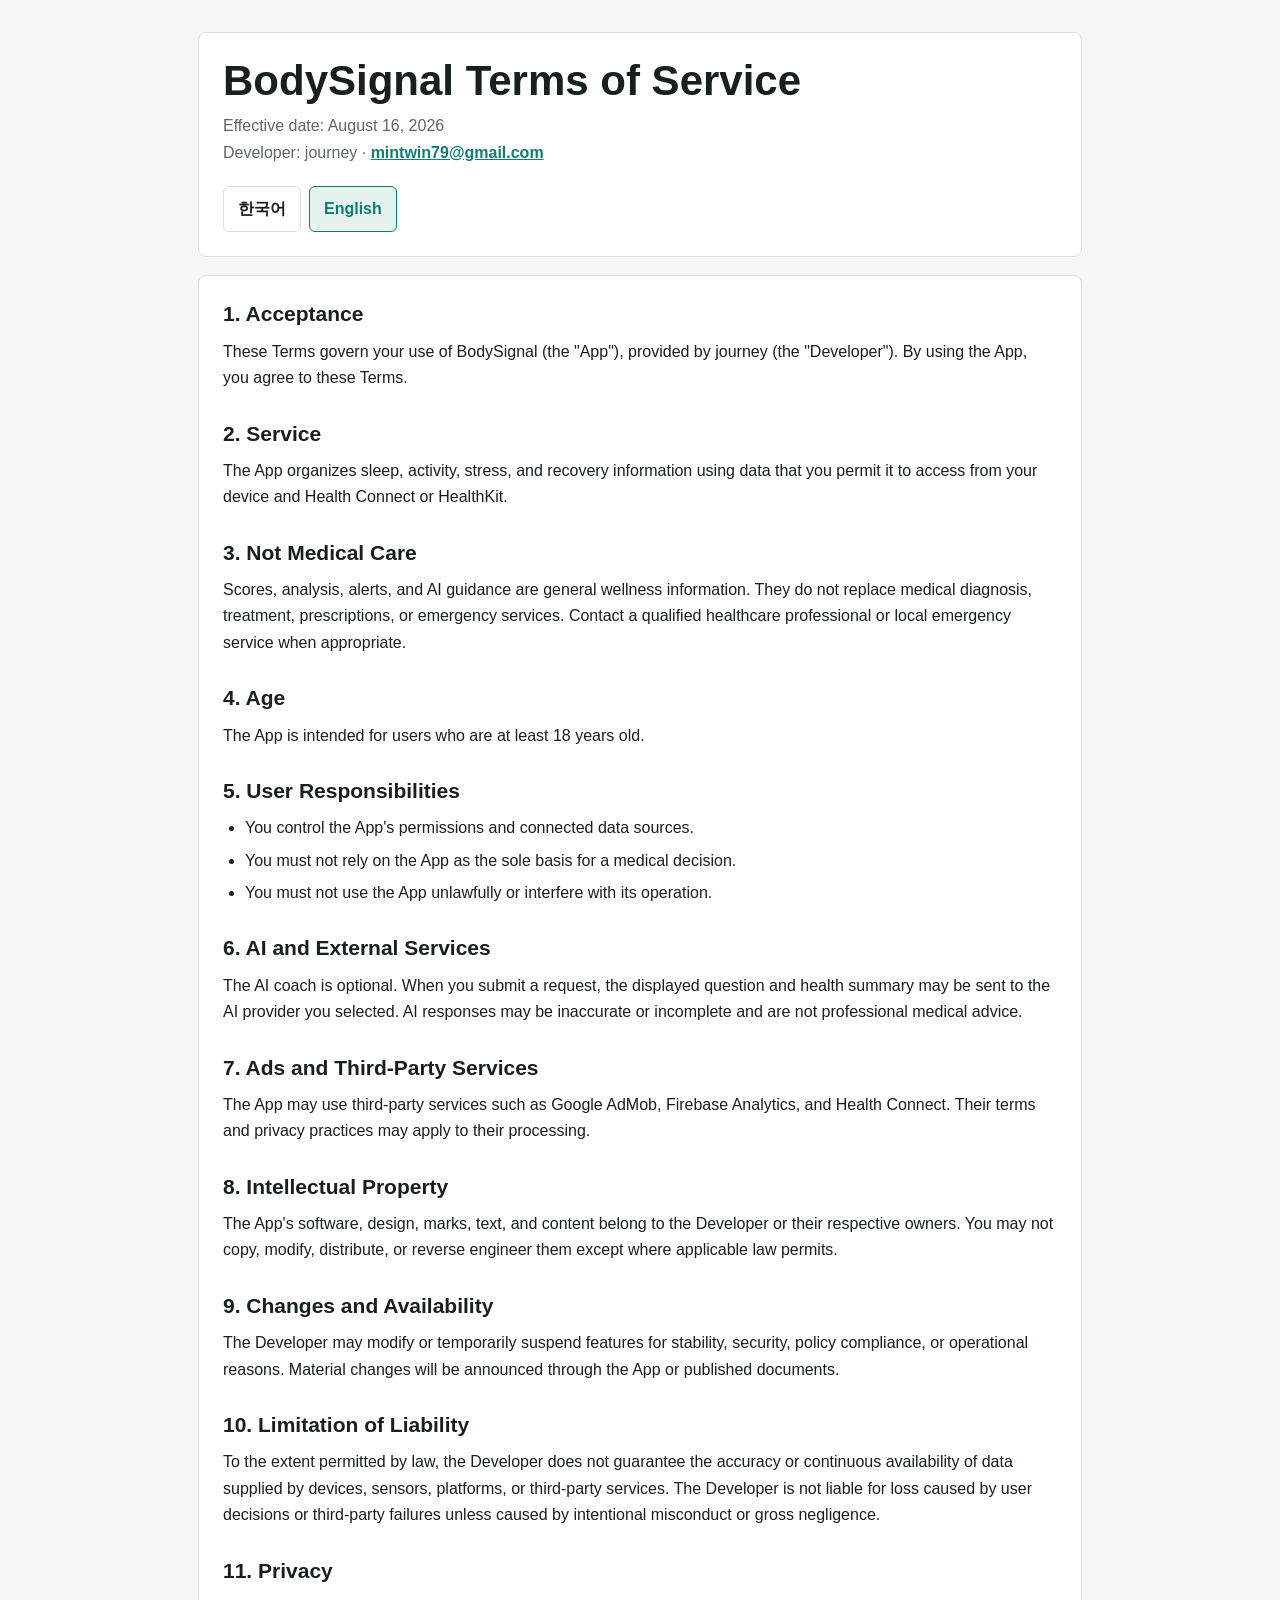
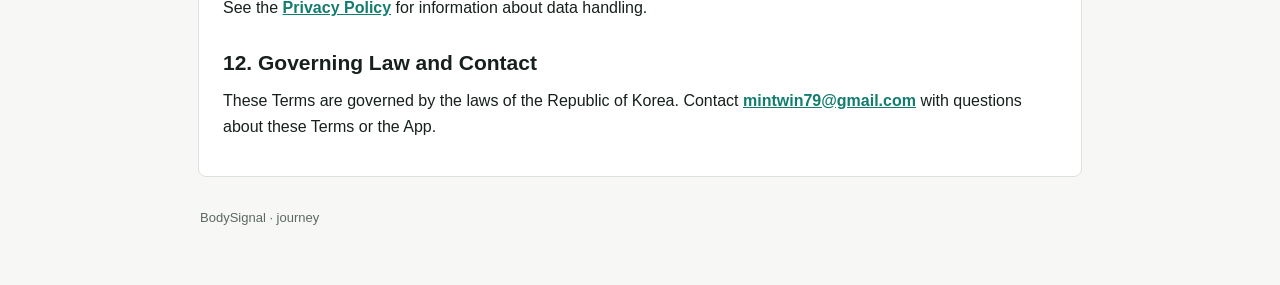
<file: bodysignal/terms_of_service.html>
<!doctype html>
<html lang="ko">
<head>
  <meta charset="utf-8">
  <meta name="viewport" content="width=device-width, initial-scale=1">
  <title>BodySignal Terms of Service</title>
  <style>
    :root {
      color-scheme: light dark;
      --bg: #f7f8f6;
      --surface: #ffffff;
      --text: #17201c;
      --muted: #5c6862;
      --line: #dbe2dd;
      --accent: #127c6f;
      --accent-soft: #e5f3ef;
    }

    @media (prefers-color-scheme: dark) {
      :root {
        --bg: #101413;
        --surface: #181f1d;
        --text: #eef4f1;
        --muted: #a9b8b1;
        --line: #2b3632;
        --accent: #6fd0bd;
        --accent-soft: #18342f;
      }
    }

    * { box-sizing: border-box; }
    body {
      margin: 0;
      background: var(--bg);
      color: var(--text);
      font-family: -apple-system, BlinkMacSystemFont, "Segoe UI", Roboto,
        "Noto Sans KR", "Apple SD Gothic Neo", Arial, sans-serif;
      line-height: 1.65;
    }
    main { max-width: 920px; margin: 0 auto; padding: 32px 18px 56px; }
    header, section {
      background: var(--surface);
      border: 1px solid var(--line);
      border-radius: 8px;
      padding: 24px;
    }
    header { margin-bottom: 18px; }
    section { margin: 18px 0; }
    h1 { margin: 0 0 8px; font-size: clamp(28px, 4vw, 42px); line-height: 1.15; }
    h2 { margin: 28px 0 10px; font-size: 21px; line-height: 1.35; }
    h2:first-child { margin-top: 0; }
    p { margin: 0 0 12px; }
    ul { margin: 8px 0 16px; padding-left: 22px; }
    li { margin: 6px 0; }
    a { color: var(--accent); font-weight: 700; }
    .meta { color: var(--muted); margin: 0; }
    .language-switch { display: flex; gap: 8px; margin-top: 20px; }
    button {
      border: 1px solid var(--line);
      border-radius: 6px;
      padding: 9px 14px;
      background: var(--surface);
      color: var(--text);
      font: inherit;
      font-weight: 700;
      cursor: pointer;
    }
    button[aria-pressed="true"] {
      border-color: var(--accent);
      background: var(--accent-soft);
      color: var(--accent);
    }
    .lang-panel[hidden] { display: none; }
    footer { color: var(--muted); font-size: 13px; padding: 12px 2px 0; }
  </style>
</head>
<body>
  <main>
    <header>
      <h1>BodySignal Terms of Service</h1>
      <p class="meta">Effective date: August 16, 2026</p>
      <p class="meta">Developer: journey · <a href="mailto:mintwin79@gmail.com">mintwin79@gmail.com</a></p>
      <div class="language-switch" aria-label="Language">
        <button type="button" data-lang="ko" aria-pressed="true">한국어</button>
        <button type="button" data-lang="en" aria-pressed="false">English</button>
      </div>
    </header>

    <div id="ko" class="lang-panel" lang="ko">
      <section>
        <h2>1. 약관의 적용</h2>
        <p>본 약관은 journey(이하 "개발자")가 제공하는 바디시그널(BodySignal, 이하 "앱")의 이용에 적용됩니다. 앱을 이용하면 본 약관에 동의한 것으로 봅니다.</p>

        <h2>2. 서비스 내용</h2>
        <p>앱은 사용자의 기기 및 Health Connect 또는 HealthKit에서 허용된 건강·활동 데이터를 바탕으로 수면, 활동, 스트레스 및 회복 상태를 정리하고 웰니스 정보를 제공합니다.</p>

        <h2>3. 의료 서비스가 아님</h2>
        <p>앱의 점수, 분석, 알림 및 AI 조언은 일반적인 건강 관리 참고 정보이며 의학적 진단, 치료, 처방 또는 응급 서비스를 대신하지 않습니다. 건강 이상이나 응급 상황이 의심되면 의료 전문가 또는 지역 응급기관에 문의해야 합니다.</p>

        <h2>4. 이용 연령</h2>
        <p>앱은 만 18세 이상 사용자를 대상으로 합니다.</p>

        <h2>5. 사용자 책임</h2>
        <ul>
          <li>사용자는 앱과 기기의 권한 및 데이터 연결 설정을 직접 관리합니다.</li>
          <li>사용자는 앱의 정보를 단독으로 의학적 판단에 사용해서는 안 됩니다.</li>
          <li>사용자는 앱을 불법적인 목적이나 서비스 운영을 방해하는 방식으로 이용해서는 안 됩니다.</li>
        </ul>

        <h2>6. AI 기능과 외부 서비스</h2>
        <p>AI 코치는 선택 기능입니다. 사용자가 요청을 실행하면 화면에 표시된 질문과 건강 요약이 사용자가 선택한 AI 제공자에게 전송될 수 있습니다. AI 답변은 부정확하거나 불완전할 수 있으며 전문적인 의료 조언이 아닙니다.</p>

        <h2>7. 광고 및 제3자 서비스</h2>
        <p>앱은 Google AdMob, Firebase Analytics, Health Connect 등 제3자 서비스를 사용할 수 있습니다. 각 서비스의 이용에는 해당 제공자의 약관 및 개인정보 보호 기준이 적용될 수 있습니다.</p>

        <h2>8. 지식재산권</h2>
        <p>앱의 소프트웨어, 디자인, 상표, 문구 및 콘텐츠에 관한 권리는 개발자 또는 정당한 권리자에게 있습니다. 관련 법령에서 허용하는 경우를 제외하고 무단 복제, 수정, 배포 또는 역설계를 할 수 없습니다.</p>

        <h2>9. 서비스 변경 및 중단</h2>
        <p>개발자는 앱의 안정성, 보안, 정책 준수 또는 운영상 필요에 따라 기능을 변경하거나 일시적으로 중단할 수 있습니다. 중요한 변경은 앱 또는 공개된 문서를 통해 안내합니다.</p>

        <h2>10. 책임의 제한</h2>
        <p>관련 법령이 허용하는 범위에서 개발자는 기기, 센서, 플랫폼 또는 제3자 서비스에서 제공되는 데이터의 정확성이나 연속성을 보장하지 않습니다. 개발자의 고의 또는 중대한 과실이 없는 한 사용자의 판단이나 외부 서비스 장애로 인한 손해에 대해 책임을 지지 않습니다.</p>

        <h2>11. 개인정보 보호</h2>
        <p>개인정보 및 데이터 처리에 관한 사항은 <a href="privacy_policy.html">개인정보처리방침</a>을 따릅니다.</p>

        <h2>12. 준거법 및 문의</h2>
        <p>본 약관은 대한민국 법령을 따릅니다. 약관 또는 앱 이용에 관한 문의는 <a href="mailto:mintwin79@gmail.com">mintwin79@gmail.com</a>으로 연락해 주세요.</p>
      </section>
    </div>

    <div id="en" class="lang-panel" lang="en" hidden>
      <section>
        <h2>1. Acceptance</h2>
        <p>These Terms govern your use of BodySignal (the "App"), provided by journey (the "Developer"). By using the App, you agree to these Terms.</p>

        <h2>2. Service</h2>
        <p>The App organizes sleep, activity, stress, and recovery information using data that you permit it to access from your device and Health Connect or HealthKit.</p>

        <h2>3. Not Medical Care</h2>
        <p>Scores, analysis, alerts, and AI guidance are general wellness information. They do not replace medical diagnosis, treatment, prescriptions, or emergency services. Contact a qualified healthcare professional or local emergency service when appropriate.</p>

        <h2>4. Age</h2>
        <p>The App is intended for users who are at least 18 years old.</p>

        <h2>5. User Responsibilities</h2>
        <ul>
          <li>You control the App's permissions and connected data sources.</li>
          <li>You must not rely on the App as the sole basis for a medical decision.</li>
          <li>You must not use the App unlawfully or interfere with its operation.</li>
        </ul>

        <h2>6. AI and External Services</h2>
        <p>The AI coach is optional. When you submit a request, the displayed question and health summary may be sent to the AI provider you selected. AI responses may be inaccurate or incomplete and are not professional medical advice.</p>

        <h2>7. Ads and Third-Party Services</h2>
        <p>The App may use third-party services such as Google AdMob, Firebase Analytics, and Health Connect. Their terms and privacy practices may apply to their processing.</p>

        <h2>8. Intellectual Property</h2>
        <p>The App's software, design, marks, text, and content belong to the Developer or their respective owners. You may not copy, modify, distribute, or reverse engineer them except where applicable law permits.</p>

        <h2>9. Changes and Availability</h2>
        <p>The Developer may modify or temporarily suspend features for stability, security, policy compliance, or operational reasons. Material changes will be announced through the App or published documents.</p>

        <h2>10. Limitation of Liability</h2>
        <p>To the extent permitted by law, the Developer does not guarantee the accuracy or continuous availability of data supplied by devices, sensors, platforms, or third-party services. The Developer is not liable for loss caused by user decisions or third-party failures unless caused by intentional misconduct or gross negligence.</p>

        <h2>11. Privacy</h2>
        <p>See the <a href="privacy_policy.html">Privacy Policy</a> for information about data handling.</p>

        <h2>12. Governing Law and Contact</h2>
        <p>These Terms are governed by the laws of the Republic of Korea. Contact <a href="mailto:mintwin79@gmail.com">mintwin79@gmail.com</a> with questions about these Terms or the App.</p>
      </section>
    </div>

    <footer>BodySignal · journey</footer>
  </main>
  <script>
    const buttons = document.querySelectorAll('[data-lang]');
    const panels = document.querySelectorAll('.lang-panel');

    function selectLanguage(language) {
      panels.forEach((panel) => { panel.hidden = panel.id !== language; });
      buttons.forEach((button) => {
        button.setAttribute('aria-pressed', String(button.dataset.lang === language));
      });
      document.documentElement.lang = language;
      localStorage.setItem('bodysignal-terms-language', language);
    }

    buttons.forEach((button) => {
      button.addEventListener('click', () => selectLanguage(button.dataset.lang));
    });

    const saved = localStorage.getItem('bodysignal-terms-language');
    const preferred = navigator.language.toLowerCase().startsWith('ko') ? 'ko' : 'en';
    selectLanguage(saved === 'ko' || saved === 'en' ? saved : preferred);
  </script>
</body>
</html>
</file>
<file: styles.css>
/* ==========================================================================
   79's Labs - Core Design System & Global Styles
   ========================================================================== */

:root {
  --brand-blue: #278FD6;
  --brand-green: #8CC52F;
  --accent: #55d6c7;
  --accent-2: #8cc52f;
  --ink: #07111f;
  --nav-height: 72px;

  --bg: #ffffff;
  --surface: #f6f8fb;
  --surface-2: #eef2f7;
  --surface-elevated: #ffffff;
  --text: #16191f;
  --text-2: #4b5563;
  --text-3: #79818f;
  --border: #e3e8ef;
  --border-subtle: rgba(0, 0, 0, 0.06);
  --shadow: 0 18px 40px rgba(20, 30, 50, 0.07);
  --shadow-lg: 0 24px 60px rgba(20, 30, 50, 0.12);
  --shadow-hover: 0 26px 64px rgba(20, 30, 50, 0.13);
  --card-glow: radial-gradient(circle at 50% 0%, rgba(39, 143, 214, 0.08), transparent 70%);
}

@media (prefers-color-scheme: dark) {
  :root {
    --bg: #0c1017;
    --surface: #141922;
    --surface-2: #1c222e;
    --surface-elevated: #181f2b;
    --text: #f3f5f9;
    --text-2: #b8c1cf;
    --text-3: #8792a2;
    --border: #232b38;
    --border-subtle: rgba(255, 255, 255, 0.06);
    --shadow: 0 18px 40px rgba(0, 0, 0, 0.35);
    --shadow-lg: 0 24px 60px rgba(0, 0, 0, 0.45);
    --shadow-hover: 0 26px 64px rgba(0, 0, 0, 0.55);
    --card-glow: radial-gradient(circle at 50% 0%, rgba(85, 214, 199, 0.12), transparent 70%);
  }
}

/* --------------------------------------------------------------------------
   Reset & Base Elements
   -------------------------------------------------------------------------- */
* {
  box-sizing: border-box;
}

html {
  scroll-behavior: smooth;
}

body {
  margin: 0;
  background:
    radial-gradient(circle at 8% 5%, rgba(39, 143, 214, 0.06), transparent 28rem),
    radial-gradient(circle at 92% 15%, rgba(140, 197, 47, 0.05), transparent 26rem),
    var(--bg);
  color: var(--text);
  font-family: -apple-system, BlinkMacSystemFont, "Apple SD Gothic Neo",
    "Pretendard", "Noto Sans KR", "Malgun Gothic", system-ui, sans-serif;
  font-size: 16px;
  line-height: 1.75;
  word-break: keep-all;
  -webkit-font-smoothing: antialiased;
}

img {
  max-width: 100%;
  height: auto;
  display: block;
}

a {
  color: inherit;
  text-decoration: none;
}

.wrap {
  width: min(1180px, calc(100% - 40px));
  margin: 0 auto;
}

:focus-visible {
  outline: 3px solid rgba(39, 143, 214, 0.5);
  outline-offset: 3px;
}

.skip-link {
  position: fixed;
  z-index: 1000;
  top: 10px;
  left: 10px;
  padding: 10px 18px;
  border-radius: 10px;
  background: var(--text);
  color: var(--bg);
  text-decoration: none;
  font-weight: 700;
  transform: translateY(-160%);
  transition: transform 0.2s ease;
}

.skip-link:focus {
  transform: translateY(0);
}

/* --------------------------------------------------------------------------
   Global Site Navigation
   -------------------------------------------------------------------------- */
.site-nav {
  position: sticky;
  z-index: 100;
  top: 0;
  height: var(--nav-height);
  border-bottom: 1px solid color-mix(in srgb, var(--border) 76%, transparent);
  background: color-mix(in srgb, var(--bg) 84%, transparent);
  backdrop-filter: blur(18px) saturate(150%);
  -webkit-backdrop-filter: blur(18px) saturate(150%);
}

.nav-inner {
  display: flex;
  height: 100%;
  align-items: center;
  justify-content: space-between;
  gap: 20px;
}

.nav-brand {
  display: inline-flex;
  align-items: center;
  gap: 12px;
  font-size: 1.05rem;
  font-weight: 850;
  letter-spacing: -0.025em;
  color: var(--text);
}

.nav-symbol {
  display: grid;
  width: 36px;
  height: 36px;
  place-items: center;
  border-radius: 11px;
  background: linear-gradient(135deg, var(--brand-blue), var(--brand-green));
  color: #fff;
  font-size: 0.78rem;
  font-weight: 900;
  letter-spacing: -0.04em;
  box-shadow: 0 8px 24px rgba(39, 143, 214, 0.25);
}

.nav-links {
  display: flex;
  align-items: center;
  gap: 6px;
}

.nav-links a {
  padding: 8px 14px;
  border-radius: 10px;
  color: var(--text-2);
  font-size: 0.92rem;
  font-weight: 650;
  transition: background 0.18s ease, color 0.18s ease;
}

.nav-links a:hover,
.nav-links a.active {
  background: var(--surface);
  color: var(--text);
}

.nav-actions {
  display: flex;
  align-items: center;
  gap: 10px;
}

.nav-store {
  display: inline-flex;
  align-items: center;
  gap: 8px;
  padding: 8px 16px;
  border: 1px solid var(--border);
  border-radius: 12px;
  background: var(--surface);
  color: var(--text);
  font-size: 0.86rem;
  font-weight: 750;
  transition: background 0.2s ease, transform 0.2s ease;
}

.nav-store:hover {
  background: var(--surface-2);
  transform: translateY(-1px);
}

.nav-store svg {
  width: 16px;
  height: 16px;
  color: var(--brand-blue);
}

/* --------------------------------------------------------------------------
   Breadcrumbs & Detail Page Navigation
   -------------------------------------------------------------------------- */
.breadcrumbs {
  display: flex;
  align-items: center;
  gap: 8px;
  margin: 24px 0 0;
  padding: 0;
  list-style: none;
  color: var(--text-3);
  font-size: 0.85rem;
}

.breadcrumbs li {
  display: inline-flex;
  align-items: center;
  gap: 8px;
}

.breadcrumbs li + li::before {
  content: "/";
  color: var(--border);
}

.breadcrumbs a {
  color: var(--text-2);
  transition: color 0.2s;
}

.breadcrumbs a:hover {
  color: var(--brand-blue);
}

.breadcrumbs [aria-current="page"] {
  color: var(--text);
  font-weight: 700;
}

/* --------------------------------------------------------------------------
   Hero Section
   -------------------------------------------------------------------------- */
.hero {
  position: relative;
  min-height: calc(100svh - var(--nav-height));
  padding: clamp(58px, 8vw, 108px) 0 clamp(66px, 9vw, 116px);
  text-align: left;
  overflow: hidden;
}

.hero::before {
  content: "";
  position: absolute;
  inset: -18% -15% auto;
  height: 118%;
  background:
    radial-gradient(50% 55% at 78% 42%, rgba(85, 214, 199, 0.18), transparent 72%),
    radial-gradient(45% 50% at 12% 8%, rgba(39, 143, 214, 0.16), transparent 72%);
  pointer-events: none;
}

.hero-grid {
  display: grid;
  grid-template-columns: minmax(0, 1.08fr) minmax(360px, 0.92fr);
  align-items: center;
  gap: clamp(40px, 7vw, 90px);
}

.hero-copy {
  position: relative;
  z-index: 2;
}

.eyebrow,
.section-kicker {
  display: inline-flex;
  align-items: center;
  gap: 9px;
  margin: 0 0 18px;
  color: var(--brand-blue);
  font-size: 0.82rem;
  font-weight: 850;
  letter-spacing: 0.13em;
  text-transform: uppercase;
}

.eyebrow::before,
.section-kicker::before {
  content: "";
  width: 22px;
  height: 2.5px;
  border-radius: 999px;
  background: linear-gradient(90deg, var(--brand-blue), var(--brand-green));
}

.hero h1 {
  max-width: 760px;
  margin: 0;
  font-size: clamp(2.6rem, 5.8vw, 5.2rem);
  font-weight: 880;
  letter-spacing: -0.06em;
  line-height: 1.08;
}

.gradient-text {
  background: linear-gradient(115deg, var(--brand-blue) 4%, var(--accent) 50%, var(--brand-green));
  -webkit-background-clip: text;
  background-clip: text;
  color: transparent;
}

.hero .lead {
  max-width: 600px;
  margin: 24px 0 0;
  color: var(--text-2);
  font-size: clamp(1.04rem, 1.8vw, 1.22rem);
  line-height: 1.8;
}

.hero-actions {
  display: flex;
  flex-wrap: wrap;
  gap: 12px;
  margin-top: 32px;
}

.button {
  display: inline-flex;
  min-height: 50px;
  align-items: center;
  justify-content: center;
  gap: 9px;
  padding: 12px 22px;
  border: 1px solid var(--border);
  border-radius: 14px;
  font-size: 0.94rem;
  font-weight: 800;
  text-decoration: none;
  transition: transform 0.2s ease, box-shadow 0.2s ease, background 0.2s ease, border-color 0.2s ease;
  cursor: pointer;
}

.button:hover {
  transform: translateY(-2px);
}

.button.primary {
  border-color: transparent;
  background: linear-gradient(120deg, var(--brand-blue), #35b9bc 62%, var(--brand-green));
  color: #fff;
  box-shadow: 0 14px 34px rgba(39, 143, 214, 0.24);
}

.button.secondary {
  background: color-mix(in srgb, var(--surface) 82%, transparent);
  color: var(--text);
}

.button.secondary:hover {
  background: var(--surface-2);
}

.button svg {
  width: 17px;
  height: 17px;
}

.hero-points {
  display: flex;
  flex-wrap: wrap;
  gap: 9px 18px;
  margin: 28px 0 0;
  padding: 0;
  color: var(--text-3);
  font-size: 0.85rem;
  list-style: none;
}

.hero-points li {
  display: inline-flex;
  align-items: center;
  gap: 7px;
}

.hero-points li::before {
  content: "";
  width: 7px;
  height: 7px;
  border-radius: 50%;
  background: var(--accent);
  box-shadow: 0 0 0 4px rgba(85, 214, 199, 0.12);
}

/* Hero Visual Art (Logo with Headphones animation) */
.hero-visual {
  position: relative;
  min-width: 0;
  border: 1px solid rgba(255, 255, 255, 0.1);
  border-radius: clamp(28px, 5vw, 48px);
  background:
    radial-gradient(circle at 50% 40%, rgba(85, 214, 199, 0.2), transparent 38%),
    linear-gradient(145deg, #0c1b2c, #07111f 68%);
  box-shadow: 0 34px 90px rgba(7, 17, 31, 0.24);
  color: #fff;
  overflow: hidden;
}

.hero-visual::before {
  content: "";
  position: absolute;
  inset: 0;
  opacity: 0.18;
  background-image: radial-gradient(rgba(255, 255, 255, 0.72) 0.65px, transparent 0.65px);
  background-size: 19px 19px;
  mask-image: linear-gradient(to bottom, #000, transparent 82%);
}

.headphone-stage {
  position: relative;
  display: grid;
  width: min(100%, 500px);
  aspect-ratio: 1;
  margin: 0 auto;
  place-items: center;
}

.headphone-orbit {
  position: absolute;
  width: 78%;
  aspect-ratio: 1;
  border: 1px solid rgba(85, 214, 199, 0.18);
  border-radius: 50%;
  animation: orbit-pulse 3.2s ease-in-out infinite;
}

.headphone-orbit::before,
.headphone-orbit::after {
  content: "";
  position: absolute;
  inset: 12%;
  border: 1px solid rgba(140, 197, 47, 0.12);
  border-radius: inherit;
}

.headphone-orbit::after {
  inset: 27%;
  border-color: rgba(255, 255, 255, 0.08);
}

.headphones {
  position: absolute;
  z-index: 2;
  width: 82%;
  overflow: visible;
  filter: drop-shadow(0 18px 24px rgba(0, 0, 0, 0.28));
  animation: headset-float 4.6s ease-in-out infinite;
}

.headphone-band,
.headphone-cup {
  fill: none;
  stroke: url(#headphoneGradient);
  stroke-linecap: round;
  stroke-linejoin: round;
}

.headphone-band {
  stroke-width: 15;
}

.headphone-cup {
  stroke-width: 13;
}

.headphone-detail {
  fill: rgba(85, 214, 199, 0.16);
  stroke: rgba(255, 255, 255, 0.2);
  stroke-width: 1;
}

.hero-visual .brand {
  position: relative;
  z-index: 3;
  margin: 16% 0 0;
  display: flex;
  flex-direction: column;
  align-items: center;
}

.logo-mark {
  position: relative;
  display: grid;
  width: clamp(150px, 20vw, 190px);
  aspect-ratio: 1;
  place-items: center;
  animation: logo-breathe 2.6s 1.1s ease-in-out infinite;
}

.logo-mark::before,
.logo-mark::after {
  content: "";
  position: absolute;
  z-index: -1;
  width: 68%;
  aspect-ratio: 1;
  border: 1.5px solid rgba(85, 214, 199, 0.48);
  border-radius: 50%;
  opacity: 0;
  animation: logo-ripple 2.6s 0.55s ease-out infinite;
}

.logo-mark::after {
  animation-delay: 1.85s;
}

.logo-core {
  position: relative;
  display: block;
  width: 72%;
  overflow: hidden;
  border-radius: 28%;
  box-shadow: 0 18px 60px rgba(85, 214, 199, 0.22);
  animation: logo-intro 1.1s cubic-bezier(0.34, 1.56, 0.64, 1) both;
}

.logo-shine {
  position: absolute;
  inset: 0;
  overflow: hidden;
  border-radius: inherit;
  pointer-events: none;
}

.logo-shine::before {
  content: "";
  position: absolute;
  inset: -30%;
  width: 35%;
  background: linear-gradient(90deg, transparent, rgba(255, 255, 255, 0.65), transparent);
  transform: translateX(-300%) rotate(-20deg);
  animation: logo-shine 1.1s 0.45s ease-in-out both;
}

.sound-bars {
  position: absolute;
  z-index: 4;
  right: 9%;
  bottom: 19%;
  display: flex;
  height: 34px;
  align-items: center;
  gap: 5px;
  padding: 8px 10px;
  border: 1px solid rgba(255, 255, 255, 0.12);
  border-radius: 999px;
  background: rgba(7, 17, 31, 0.66);
  backdrop-filter: blur(10px);
}

.sound-bars i {
  display: block;
  width: 3px;
  height: 8px;
  border-radius: 999px;
  background: var(--accent);
  animation: sound-bar 0.9s ease-in-out infinite alternate;
}

.sound-bars i:nth-child(2) { animation-delay: -0.3s; }
.sound-bars i:nth-child(3) { animation-delay: -0.6s; }
.sound-bars i:nth-child(4) { animation-delay: -0.15s; }

.visual-caption {
  position: relative;
  z-index: 4;
  display: flex;
  align-items: center;
  justify-content: space-between;
  gap: 20px;
  margin: -34px 24px 24px;
  padding: 16px 18px;
  border: 1px solid rgba(255, 255, 255, 0.1);
  border-radius: 18px;
  background: rgba(255, 255, 255, 0.065);
  color: rgba(255, 255, 255, 0.7);
  font-size: 0.8rem;
  backdrop-filter: blur(14px);
}

.visual-caption strong {
  color: #fff;
  font-size: 0.88rem;
}

@keyframes headset-float {
  0%, 100% { transform: translateY(0) rotate(-1deg); }
  50% { transform: translateY(-10px) rotate(1deg); }
}

@keyframes orbit-pulse {
  0%, 100% { opacity: 0.55; transform: scale(0.98); }
  50% { opacity: 1; transform: scale(1.035); }
}

@keyframes sound-bar {
  from { height: 7px; }
  to { height: 22px; }
}

@keyframes logo-intro {
  from { opacity: 0; transform: scale(0.72); }
  to { opacity: 1; transform: scale(1); }
}

@keyframes logo-breathe {
  0%, 100% { transform: scale(1); }
  50% { transform: scale(1.02); }
}

@keyframes logo-ripple {
  0% { opacity: 0.34; transform: scale(1); }
  100% { opacity: 0; transform: scale(1.7); }
}

@keyframes logo-shine {
  0% { transform: translateX(-300%) rotate(-20deg); }
  100% { transform: translateX(500%) rotate(-20deg); }
}

/* --------------------------------------------------------------------------
   Metrics Strip
   -------------------------------------------------------------------------- */
.metrics-strip {
  position: relative;
  z-index: 5;
  margin-top: -42px;
}

.metrics-grid {
  display: grid;
  grid-template-columns: repeat(3, 1fr);
  border: 1px solid var(--border);
  border-radius: 22px;
  background: color-mix(in srgb, var(--bg) 91%, transparent);
  box-shadow: var(--shadow);
  backdrop-filter: blur(18px);
  overflow: hidden;
}

.metric {
  padding: 22px 28px;
}

.metric + .metric {
  border-left: 1px solid var(--border);
}

.metric strong {
  display: block;
  font-size: 1.3rem;
  font-weight: 850;
  letter-spacing: -0.03em;
  color: var(--text);
}

.metric span {
  color: var(--text-3);
  font-size: 0.85rem;
}

/* --------------------------------------------------------------------------
   Section Layout & Headers
   -------------------------------------------------------------------------- */
section {
  padding: clamp(72px, 9vw, 118px) 0;
}

section[id] {
  scroll-margin-top: calc(var(--nav-height) + 20px);
}

.section-head {
  display: flex;
  align-items: flex-end;
  justify-content: space-between;
  gap: 32px;
  margin-bottom: 42px;
}

.section-head h2 {
  margin: 0;
  font-size: clamp(2rem, 4.5vw, 3.2rem);
  font-weight: 850;
  letter-spacing: -0.04em;
  line-height: 1.15;
}

.section-head .sub {
  max-width: 520px;
  margin: 0;
  color: var(--text-3);
  font-size: 0.98rem;
  text-align: right;
  line-height: 1.7;
}

/* --------------------------------------------------------------------------
   Products Grid & App Cards (Company Homepage)
   -------------------------------------------------------------------------- */
.apps-grid {
  display: grid;
  grid-template-columns: repeat(3, 1fr);
  gap: 24px;
}

.app-card {
  position: relative;
  display: flex;
  flex-direction: column;
  padding: 32px;
  border-radius: 26px;
  background:
    linear-gradient(var(--surface), var(--surface)) padding-box,
    linear-gradient(145deg, rgba(39, 143, 214, 0.25), rgba(140, 197, 47, 0.15), transparent) border-box;
  border: 1px solid transparent;
  box-shadow: var(--shadow);
  transition: transform 0.25s ease, box-shadow 0.25s ease;
  overflow: hidden;
}

.app-card:hover {
  transform: translateY(-6px);
  box-shadow: var(--shadow-hover);
}

.app-card-head {
  display: flex;
  align-items: center;
  gap: 16px;
  margin-bottom: 20px;
}

.app-icon {
  width: 64px;
  height: 64px;
  flex: 0 0 64px;
  border-radius: 16px;
  object-fit: cover;
  box-shadow: 0 10px 24px rgba(0, 0, 0, 0.12);
}

.app-card-title h3 {
  margin: 0;
  font-size: 1.35rem;
  font-weight: 800;
  letter-spacing: -0.02em;
}

.app-card-title .role {
  margin: 3px 0 0;
  color: var(--text-3);
  font-size: 0.84rem;
  font-weight: 600;
}

.app-card-summary {
  margin: 0 0 20px;
  color: var(--text-2);
  font-size: 0.95rem;
  line-height: 1.7;
  flex-grow: 1;
}

.app-features {
  margin: 0 0 24px;
  padding: 0;
  list-style: none;
  color: var(--text-2);
  font-size: 0.88rem;
}

.app-features li {
  position: relative;
  padding-left: 20px;
  margin-bottom: 6px;
}

.app-features li::before {
  content: "✓";
  position: absolute;
  left: 0;
  color: var(--brand-blue);
  font-weight: 900;
}

.app-meta {
  display: flex;
  flex-wrap: wrap;
  gap: 7px;
  margin: 0 0 24px;
}

.app-meta span {
  padding: 5px 11px;
  border: 1px solid var(--border);
  border-radius: 999px;
  background: var(--surface-2);
  color: var(--text-3);
  font-size: 0.76rem;
  font-weight: 650;
}

.app-card-foot {
  display: flex;
  align-items: center;
  justify-content: space-between;
  gap: 12px;
  margin-top: auto;
  padding-top: 20px;
  border-top: 1px solid var(--border-subtle);
}

.badge {
  display: inline-flex;
  align-items: center;
  gap: 6px;
  padding: 5px 12px;
  border-radius: 999px;
  font-size: 0.78rem;
  font-weight: 750;
  letter-spacing: 0.02em;
}

.badge.live {
  background: rgba(140, 197, 47, 0.18);
  color: #4a7a0b;
}

.badge.live::before {
  content: "";
  width: 6px;
  height: 6px;
  border-radius: 50%;
  background: #6eb01c;
}

@media (prefers-color-scheme: dark) {
  .badge.live {
    color: #a8d95c;
  }
}

.btn-detail {
  display: inline-flex;
  align-items: center;
  gap: 6px;
  padding: 9px 16px;
  border: 1px solid var(--border);
  border-radius: 12px;
  background: var(--surface-elevated);
  color: var(--text);
  font-size: 0.86rem;
  font-weight: 750;
  transition: background 0.2s, border-color 0.2s, transform 0.2s;
}

.btn-detail:hover {
  border-color: var(--brand-blue);
  color: var(--brand-blue);
  transform: translateX(2px);
}

.btn-store {
  display: inline-flex;
  align-items: center;
  gap: 6px;
  padding: 9px 15px;
  border-radius: 12px;
  background: linear-gradient(120deg, var(--brand-blue), var(--brand-green));
  color: #fff;
  font-size: 0.86rem;
  font-weight: 750;
  transition: filter 0.2s, transform 0.2s;
}

.btn-store:hover {
  filter: brightness(1.08);
  transform: translateY(-1px);
}

.btn-store svg {
  width: 14px;
  height: 14px;
}

/* --------------------------------------------------------------------------
   Principles Section
   -------------------------------------------------------------------------- */
.principles {
  display: grid;
  grid-template-columns: repeat(3, 1fr);
  gap: 22px;
}

.principle {
  position: relative;
  min-height: 240px;
  padding: 32px 28px;
  border: 1px solid var(--border);
  border-radius: 26px;
  background: color-mix(in srgb, var(--surface) 70%, transparent);
  box-shadow: var(--shadow);
  overflow: hidden;
}

.principle::after {
  content: attr(data-number);
  position: absolute;
  right: -6px;
  bottom: -34px;
  color: color-mix(in srgb, var(--text) 5%, transparent);
  font-size: 7.5rem;
  font-weight: 900;
  line-height: 1;
  pointer-events: none;
}

.principle-icon {
  display: grid;
  width: 48px;
  height: 48px;
  margin-bottom: 22px;
  place-items: center;
  border-radius: 14px;
  background: linear-gradient(135deg, rgba(39, 143, 214, 0.16), rgba(140, 197, 47, 0.13));
  color: var(--brand-blue);
}

.principle-icon svg {
  width: 24px;
  height: 24px;
}

.principle h3 {
  margin: 0 0 10px;
  font-size: 1.2rem;
  font-weight: 800;
  letter-spacing: -0.02em;
}

.principle p {
  margin: 0;
  color: var(--text-2);
  font-size: 0.94rem;
  line-height: 1.75;
}

/* --------------------------------------------------------------------------
   Roadmap Section (Company Future Direction)
   -------------------------------------------------------------------------- */
.roadmap-grid {
  display: grid;
  grid-template-columns: repeat(3, 1fr);
  gap: 22px;
}

.roadmap-card {
  position: relative;
  padding: 30px 26px;
  border: 1px solid var(--border);
  border-radius: 24px;
  background: var(--surface);
  box-shadow: var(--shadow);
}

.roadmap-card .tag {
  display: inline-block;
  margin-bottom: 14px;
  padding: 4px 10px;
  border-radius: 8px;
  background: rgba(39, 143, 214, 0.12);
  color: var(--brand-blue);
  font-size: 0.78rem;
  font-weight: 800;
  letter-spacing: 0.04em;
  text-transform: uppercase;
}

.roadmap-card h3 {
  margin: 0 0 10px;
  font-size: 1.18rem;
  font-weight: 800;
}

.roadmap-card p {
  margin: 0;
  color: var(--text-2);
  font-size: 0.92rem;
  line-height: 1.7;
}

/* --------------------------------------------------------------------------
   Founder / Maker Section
   -------------------------------------------------------------------------- */
.maker-shell {
  padding: clamp(28px, 5vw, 54px);
  border: 1px solid var(--border);
  border-radius: 32px;
  background: var(--surface);
  box-shadow: var(--shadow);
}

.maker {
  display: grid;
  grid-template-columns: 240px 1fr;
  gap: clamp(34px, 6vw, 72px);
  align-items: start;
}

.maker-card {
  position: sticky;
  top: calc(var(--nav-height) + 28px);
}

.maker .photo {
  width: 180px;
  height: 180px;
  border-radius: 50%;
  border: 6px solid var(--bg);
  box-shadow: 0 16px 42px rgba(20, 30, 50, 0.14);
  object-fit: cover;
}

.maker-label {
  margin: 20px 0 0;
  font-size: 1.25rem;
  font-weight: 850;
  letter-spacing: -0.02em;
}

.maker-caption {
  margin: 3px 0 0;
  color: var(--text-3);
  font-size: 0.86rem;
}

.maker-intro {
  margin: 0;
  color: var(--text-2);
  font-size: 1.08rem;
  line-height: 1.85;
}

.maker-blocks {
  display: grid;
  grid-template-columns: repeat(2, minmax(0, 1fr));
  gap: 26px;
  margin-top: 34px;
}

.maker-block {
  padding-top: 22px;
  border-top: 1px solid var(--border);
}

.maker-block h3 {
  margin: 0 0 10px;
  font-size: 1.05rem;
  font-weight: 800;
}

.maker-block ul {
  margin: 0;
  padding-left: 1.15rem;
  color: var(--text-2);
  font-size: 0.92rem;
}

.maker-block li + li {
  margin-top: 6px;
}

.stack {
  display: flex;
  flex-wrap: wrap;
  gap: 8px;
  margin-top: 14px;
}

.stack span {
  padding: 5px 12px;
  border: 1px solid var(--border);
  border-radius: 999px;
  background: var(--surface-2);
  font-size: 0.82rem;
  color: var(--text-2);
  font-weight: 600;
}

.linkedin {
  display: inline-flex;
  align-items: center;
  gap: 7px;
  margin-top: 26px;
  font-size: 0.94rem;
  font-weight: 750;
  color: var(--brand-blue);
  border-bottom: 2px solid rgba(39, 143, 214, 0.3);
}

.linkedin:hover {
  border-color: var(--brand-blue);
}

/* --------------------------------------------------------------------------
   Contact Section
   -------------------------------------------------------------------------- */
.contact-card {
  position: relative;
  padding: clamp(48px, 8vw, 84px) 32px;
  border-radius: 34px;
  background:
    radial-gradient(circle at 15% 10%, rgba(85, 214, 199, 0.2), transparent 35%),
    linear-gradient(135deg, #091727, #102b34);
  color: #fff;
  text-align: center;
  box-shadow: var(--shadow-lg);
  overflow: hidden;
}

.contact-card::after {
  content: "";
  position: absolute;
  right: -80px;
  bottom: -120px;
  width: 330px;
  height: 330px;
  border: 1px solid rgba(255, 255, 255, 0.1);
  border-radius: 50%;
  box-shadow: 0 0 0 48px rgba(255, 255, 255, 0.025), 0 0 0 96px rgba(255, 255, 255, 0.018);
}

.contact-card h2 {
  margin: 0 0 12px;
  font-size: clamp(2rem, 4.5vw, 3.4rem);
  font-weight: 850;
  letter-spacing: -0.04em;
}

.contact-card .sub {
  max-width: 580px;
  margin: 0 auto 28px;
  color: rgba(255, 255, 255, 0.72);
  font-size: 1.05rem;
}

.mail {
  position: relative;
  z-index: 2;
  display: inline-block;
  font-size: clamp(1.2rem, 3.2vw, 1.8rem);
  font-weight: 800;
  color: #fff;
  border-bottom: 2.5px solid var(--brand-green);
  transition: transform 0.2s ease;
}

.mail:hover {
  transform: translateY(-2px);
}

/* --------------------------------------------------------------------------
   App Detail Page Styles (Subpages)
   -------------------------------------------------------------------------- */
.detail-hero {
  padding: clamp(48px, 7vw, 92px) 0 clamp(44px, 6vw, 72px);
}

.detail-hero-grid {
  display: grid;
  grid-template-columns: minmax(0, 1.15fr) minmax(320px, 0.85fr);
  align-items: center;
  gap: clamp(36px, 6vw, 76px);
}

.app-brand-badge {
  display: inline-flex;
  align-items: center;
  gap: 16px;
  margin-bottom: 24px;
}

.app-brand-badge img {
  width: 76px;
  height: 76px;
  border-radius: 20px;
  box-shadow: 0 12px 32px rgba(0, 0, 0, 0.15);
}

.app-brand-badge h1 {
  margin: 0;
  font-size: clamp(2.2rem, 4.5vw, 3.6rem);
  font-weight: 880;
  letter-spacing: -0.04em;
  line-height: 1.1;
}

.app-brand-badge .app-category {
  margin: 4px 0 0;
  color: var(--brand-blue);
  font-size: 0.95rem;
  font-weight: 750;
}

.detail-lead {
  margin: 0 0 28px;
  color: var(--text-2);
  font-size: clamp(1.05rem, 1.8vw, 1.25rem);
  line-height: 1.8;
}

.detail-actions {
  display: flex;
  flex-wrap: wrap;
  align-items: center;
  gap: 14px;
  margin-bottom: 28px;
}

.detail-features-grid {
  display: grid;
  grid-template-columns: repeat(3, 1fr);
  gap: 24px;
  margin-top: 24px;
}

.detail-feature-card {
  padding: 30px 26px;
  border: 1px solid var(--border);
  border-radius: 24px;
  background: var(--surface);
  box-shadow: var(--shadow);
}

.detail-feature-card .icon {
  display: grid;
  width: 46px;
  height: 46px;
  margin-bottom: 18px;
  place-items: center;
  border-radius: 14px;
  background: linear-gradient(135deg, rgba(39, 143, 214, 0.18), rgba(140, 197, 47, 0.14));
  color: var(--brand-blue);
}

.detail-feature-card h3 {
  margin: 0 0 8px;
  font-size: 1.15rem;
  font-weight: 800;
}

.detail-feature-card p {
  margin: 0;
  color: var(--text-2);
  font-size: 0.92rem;
  line-height: 1.7;
}

/* App Showcase Mockup Container */
.showcase-stage {
  position: relative;
  display: grid;
  place-items: center;
  padding: 36px 20px;
  border: 1px solid var(--border);
  border-radius: 34px;
  background:
    radial-gradient(circle at 50% 30%, rgba(85, 214, 199, 0.15), transparent 60%),
    var(--surface);
  box-shadow: var(--shadow);
  overflow: hidden;
}

.phone-mockup {
  width: min(290px, 85%);
  padding: 10px;
  border: 1px solid rgba(255, 255, 255, 0.22);
  border-radius: 38px;
  background: #08111b;
  box-shadow: 0 28px 70px rgba(0, 0, 0, 0.3);
}

.phone-mockup img {
  width: 100%;
  height: auto;
  aspect-ratio: 9 / 16;
  border-radius: 28px;
  object-fit: cover;
}

/* FAQ & Spec Table */
.faq-grid {
  display: grid;
  grid-template-columns: repeat(2, 1fr);
  gap: 20px;
  margin-top: 30px;
}

.faq-item {
  padding: 24px 26px;
  border: 1px solid var(--border);
  border-radius: 20px;
  background: var(--surface);
}

.faq-item h4 {
  margin: 0 0 8px;
  font-size: 1.05rem;
  font-weight: 800;
  color: var(--text);
}

.faq-item p {
  margin: 0;
  color: var(--text-2);
  font-size: 0.92rem;
  line-height: 1.7;
}

.spec-table-shell {
  margin-top: 32px;
  border: 1px solid var(--border);
  border-radius: 22px;
  background: var(--surface);
  overflow: hidden;
}

.spec-table {
  width: 100%;
  border-collapse: collapse;
  font-size: 0.92rem;
}

.spec-table th,
.spec-table td {
  padding: 16px 22px;
  border-bottom: 1px solid var(--border);
  text-align: left;
}

.spec-table th {
  width: 28%;
  color: var(--text-3);
  font-weight: 700;
  background: color-mix(in srgb, var(--surface-2) 50%, transparent);
}

.spec-table td {
  color: var(--text);
}

.spec-table tr:last-child th,
.spec-table tr:last-child td {
  border-bottom: 0;
}

/* --------------------------------------------------------------------------
   Footer
   -------------------------------------------------------------------------- */
footer {
  margin-top: 80px;
  padding: 42px 0 54px;
  border-top: 1px solid var(--border);
  color: var(--text-3);
  font-size: 0.88rem;
  text-align: center;
}

footer .footer-nav {
  display: flex;
  flex-wrap: wrap;
  justify-content: center;
  gap: 16px 24px;
  margin-bottom: 16px;
}

footer .footer-nav a {
  color: var(--text-2);
  font-weight: 650;
  transition: color 0.2s;
}

footer .footer-nav a:hover {
  color: var(--brand-blue);
}

/* --------------------------------------------------------------------------
   Code Block, AI Prompt Box & Tutorial Styles
   -------------------------------------------------------------------------- */
.guide-section {
  margin-top: 50px;
}

/* Guide Accordion */
.guide-accordion {
  border: 1px solid var(--border);
  border-radius: 28px;
  background:
    radial-gradient(circle at 85% 15%, rgba(85, 214, 199, 0.08), transparent 50%),
    var(--surface);
  box-shadow: var(--shadow);
  overflow: hidden;
  transition: border-color 0.25s ease, box-shadow 0.25s ease;
}

.guide-accordion:hover {
  border-color: rgba(39, 143, 214, 0.4);
}

.guide-accordion[open] {
  border-color: rgba(39, 143, 214, 0.45);
  box-shadow: var(--shadow-hover);
}

.guide-summary {
  display: flex;
  align-items: center;
  justify-content: space-between;
  gap: 20px;
  padding: 22px 28px;
  cursor: pointer;
  list-style: none;
  user-select: none;
}

.guide-summary::-webkit-details-marker {
  display: none;
}

.guide-summary .summary-left h3 {
  margin: 0 0 4px;
  font-size: 1.12rem;
  font-weight: 800;
  letter-spacing: -0.02em;
  color: var(--text);
}

.guide-summary .summary-left .sub-text {
  margin: 0;
  color: var(--text-3);
  font-size: 0.9rem;
  line-height: 1.45;
}

.summary-toggle-btn {
  display: inline-flex;
  align-items: center;
  gap: 8px;
  padding: 10px 20px;
  border-radius: 999px;
  border: 1px solid var(--border);
  background: var(--surface-2);
  color: var(--brand-blue);
  font-size: 0.88rem;
  font-weight: 750;
  white-space: nowrap;
  flex-shrink: 0;
  transition: all 0.2s ease;
}

.guide-accordion[open] .summary-toggle-btn {
  background: rgba(39, 143, 214, 0.15);
}

.toggle-arrow {
  transition: transform 0.3s cubic-bezier(0.16, 1, 0.3, 1);
}

.guide-accordion[open] .toggle-arrow {
  transform: rotate(180deg);
}

.accordion-content {
  padding: 10px 34px 44px;
  border-top: 1px solid var(--border-subtle);
  animation: fadeInDown 0.3s ease;
}

@keyframes fadeInDown {
  from { opacity: 0; transform: translateY(-8px); }
  to { opacity: 1; transform: translateY(0); }
}

@media (max-width: 640px) {
  .guide-summary {
    flex-direction: column;
    align-items: flex-start;
    padding: 24px 20px;
  }
  .summary-toggle-btn {
    align-self: flex-start;
    margin-top: 14px;
  }
  .accordion-content {
    padding: 10px 20px 32px;
  }
}

.prompt-box {
  position: relative;
  margin: 28px 0;
  padding: 28px;
  border-radius: 24px;
  border: 1px solid rgba(39, 143, 214, 0.35);
  background:
    radial-gradient(circle at 90% 10%, rgba(85, 214, 199, 0.12), transparent 45%),
    var(--surface-elevated);
  box-shadow: var(--shadow);
}

.prompt-box-header {
  display: flex;
  align-items: center;
  justify-content: space-between;
  gap: 16px;
  margin-bottom: 16px;
}

.prompt-badge {
  display: inline-flex;
  align-items: center;
  gap: 8px;
  padding: 6px 14px;
  border-radius: 999px;
  background: rgba(39, 143, 214, 0.18);
  color: var(--brand-blue);
  font-size: 0.82rem;
  font-weight: 750;
  letter-spacing: 0.02em;
}

.copy-btn {
  display: inline-flex;
  align-items: center;
  gap: 8px;
  padding: 8px 16px;
  border: 1px solid var(--border);
  border-radius: 12px;
  background: var(--surface);
  color: var(--text);
  font-size: 0.84rem;
  font-weight: 700;
  cursor: pointer;
  transition: all 0.2s ease;
  font-family: inherit;
}

.copy-btn:hover {
  background: var(--brand-blue);
  color: #fff;
  border-color: var(--brand-blue);
  transform: translateY(-1px);
}

.copy-btn svg {
  width: 15px;
  height: 15px;
}

.prompt-text {
  margin: 0;
  padding: 18px 20px;
  border-radius: 16px;
  background: color-mix(in srgb, var(--surface-2) 75%, transparent);
  border: 1px solid var(--border-subtle);
  color: var(--text);
  font-size: 0.92rem;
  line-height: 1.75;
  white-space: pre-wrap;
  word-break: break-word;
  font-family: ui-monospace, SFMono-Regular, Menlo, Monaco, Consolas, monospace;
}

.code-shell {
  position: relative;
  margin: 24px 0;
  border: 1px solid var(--border);
  border-radius: 20px;
  background: #0d1520;
  color: #e2e8f0;
  overflow: hidden;
  box-shadow: var(--shadow);
}

.code-header {
  display: flex;
  align-items: center;
  justify-content: space-between;
  padding: 12px 20px;
  background: #091018;
  border-bottom: 1px solid rgba(255, 255, 255, 0.08);
  font-size: 0.82rem;
  color: #94a3b8;
  font-weight: 600;
}

.code-header .lang-tag {
  text-transform: uppercase;
  letter-spacing: 0.05em;
  color: var(--brand-teal);
}

.code-shell pre {
  margin: 0;
  padding: 22px 24px;
  overflow-x: auto;
  font-size: 0.88rem;
  line-height: 1.65;
  font-family: ui-monospace, SFMono-Regular, Menlo, Monaco, Consolas, monospace;
}

.code-shell code {
  color: #e2e8f0;
  font-family: inherit;
}

.steps-grid {
  display: grid;
  grid-template-columns: repeat(4, 1fr);
  gap: 18px;
  margin: 32px 0;
}

.step-card {
  position: relative;
  padding: 26px 22px;
  border-radius: 22px;
  border: 1px solid var(--border);
  background: var(--surface);
  box-shadow: var(--shadow);
}

.step-num {
  display: inline-flex;
  align-items: center;
  justify-content: center;
  width: 32px;
  height: 32px;
  margin-bottom: 16px;
  border-radius: 10px;
  background: linear-gradient(135deg, var(--brand-blue), var(--brand-teal));
  color: #fff;
  font-size: 0.88rem;
  font-weight: 850;
}

.step-card h4 {
  margin: 0 0 8px;
  font-size: 1.05rem;
  font-weight: 800;
}

.step-card p {
  margin: 0;
  color: var(--text-2);
  font-size: 0.88rem;
  line-height: 1.65;
}

.toast {
  position: fixed;
  bottom: 30px;
  left: 50%;
  transform: translateX(-50%) translateY(100px);
  padding: 12px 24px;
  border-radius: 999px;
  background: #0f172a;
  color: #fff;
  font-size: 0.88rem;
  font-weight: 650;
  box-shadow: 0 16px 36px rgba(0, 0, 0, 0.35);
  border: 1px solid rgba(255, 255, 255, 0.15);
  z-index: 10000;
  opacity: 0;
  pointer-events: none;
  transition: transform 0.3s cubic-bezier(0.16, 1, 0.3, 1), opacity 0.3s ease;
}

.toast.show {
  opacity: 1;
  transform: translateX(-50%) translateY(0);
}

@media (max-width: 960px) {
  .steps-grid {
    grid-template-columns: repeat(2, 1fr);
  }
}

@media (max-width: 640px) {
  .steps-grid {
    grid-template-columns: 1fr;
  }
}

footer .copyright {
  margin: 0;
  color: var(--text-3);
  font-size: 0.82rem;
}

/* --------------------------------------------------------------------------
   Responsive Breakpoints
   -------------------------------------------------------------------------- */
@media (max-width: 960px) {
  .hero-grid,
  .detail-hero-grid {
    grid-template-columns: 1fr;
  }

  .hero-copy {
    text-align: center;
  }

  .eyebrow {
    justify-content: center;
  }

  .hero h1,
  .hero .lead {
    margin-left: auto;
    margin-right: auto;
  }

  .hero-actions,
  .hero-points {
    justify-content: center;
  }

  .hero-visual {
    width: min(540px, 100%);
    margin: 0 auto;
  }

  .section-head {
    display: block;
  }

  .section-head .sub {
    margin-top: 12px;
    text-align: left;
  }

  .apps-grid,
  .principles,
  .roadmap-grid,
  .detail-features-grid,
  .faq-grid {
    grid-template-columns: 1fr;
  }

  .maker {
    grid-template-columns: 1fr;
  }

  .maker-card {
    position: static;
    display: flex;
    align-items: center;
    gap: 22px;
  }

  .maker .photo {
    width: 120px;
    height: 120px;
  }
}

@media (max-width: 640px) {
  :root {
    --nav-height: 62px;
  }

  .wrap {
    width: min(100% - 28px, 1180px);
  }

  .nav-links {
    display: none;
  }

  .nav-store span {
    display: none;
  }

  .nav-store {
    width: 38px;
    height: 38px;
    justify-content: center;
    padding: 0;
  }

  .metrics-grid {
    grid-template-columns: 1fr;
  }

  .metric + .metric {
    border-top: 1px solid var(--border);
    border-left: 0;
  }

  .maker-shell {
    padding: 24px 20px;
  }

  .maker-card {
    flex-direction: column;
    align-items: flex-start;
  }

  .maker-blocks {
    grid-template-columns: 1fr;
  }

  .spec-table th,
  .spec-table td {
    display: block;
    width: 100%;
    padding: 10px 16px;
  }

  .spec-table th {
    border-bottom: 0;
    padding-bottom: 4px;
  }
}

@media (prefers-reduced-motion: reduce) {
  html {
    scroll-behavior: auto;
  }

  .headphones,
  .headphone-orbit,
  .sound-bars i,
  .app-card,
  .button,
  .logo-mark,
  .logo-core,
  .logo-shine::before {
    animation: none !important;
    transition: none !important;
  }
}
</file>
